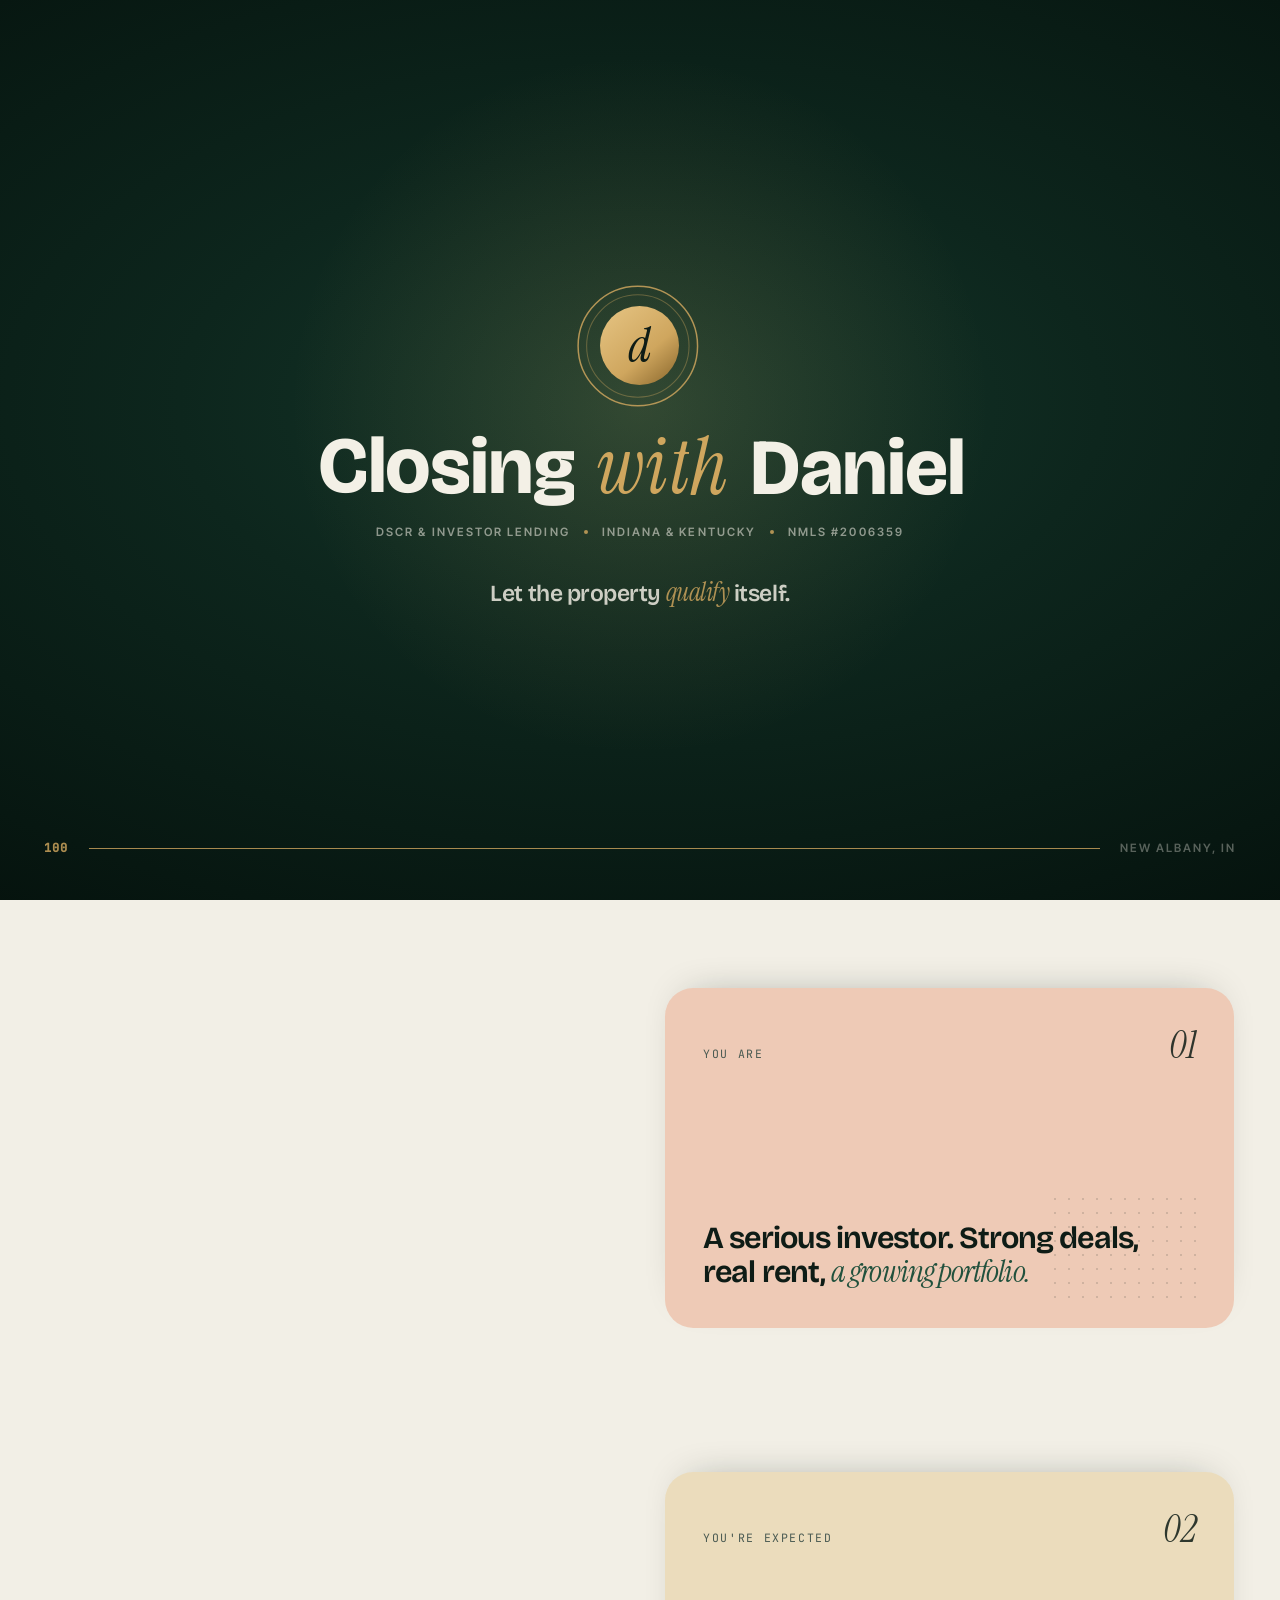
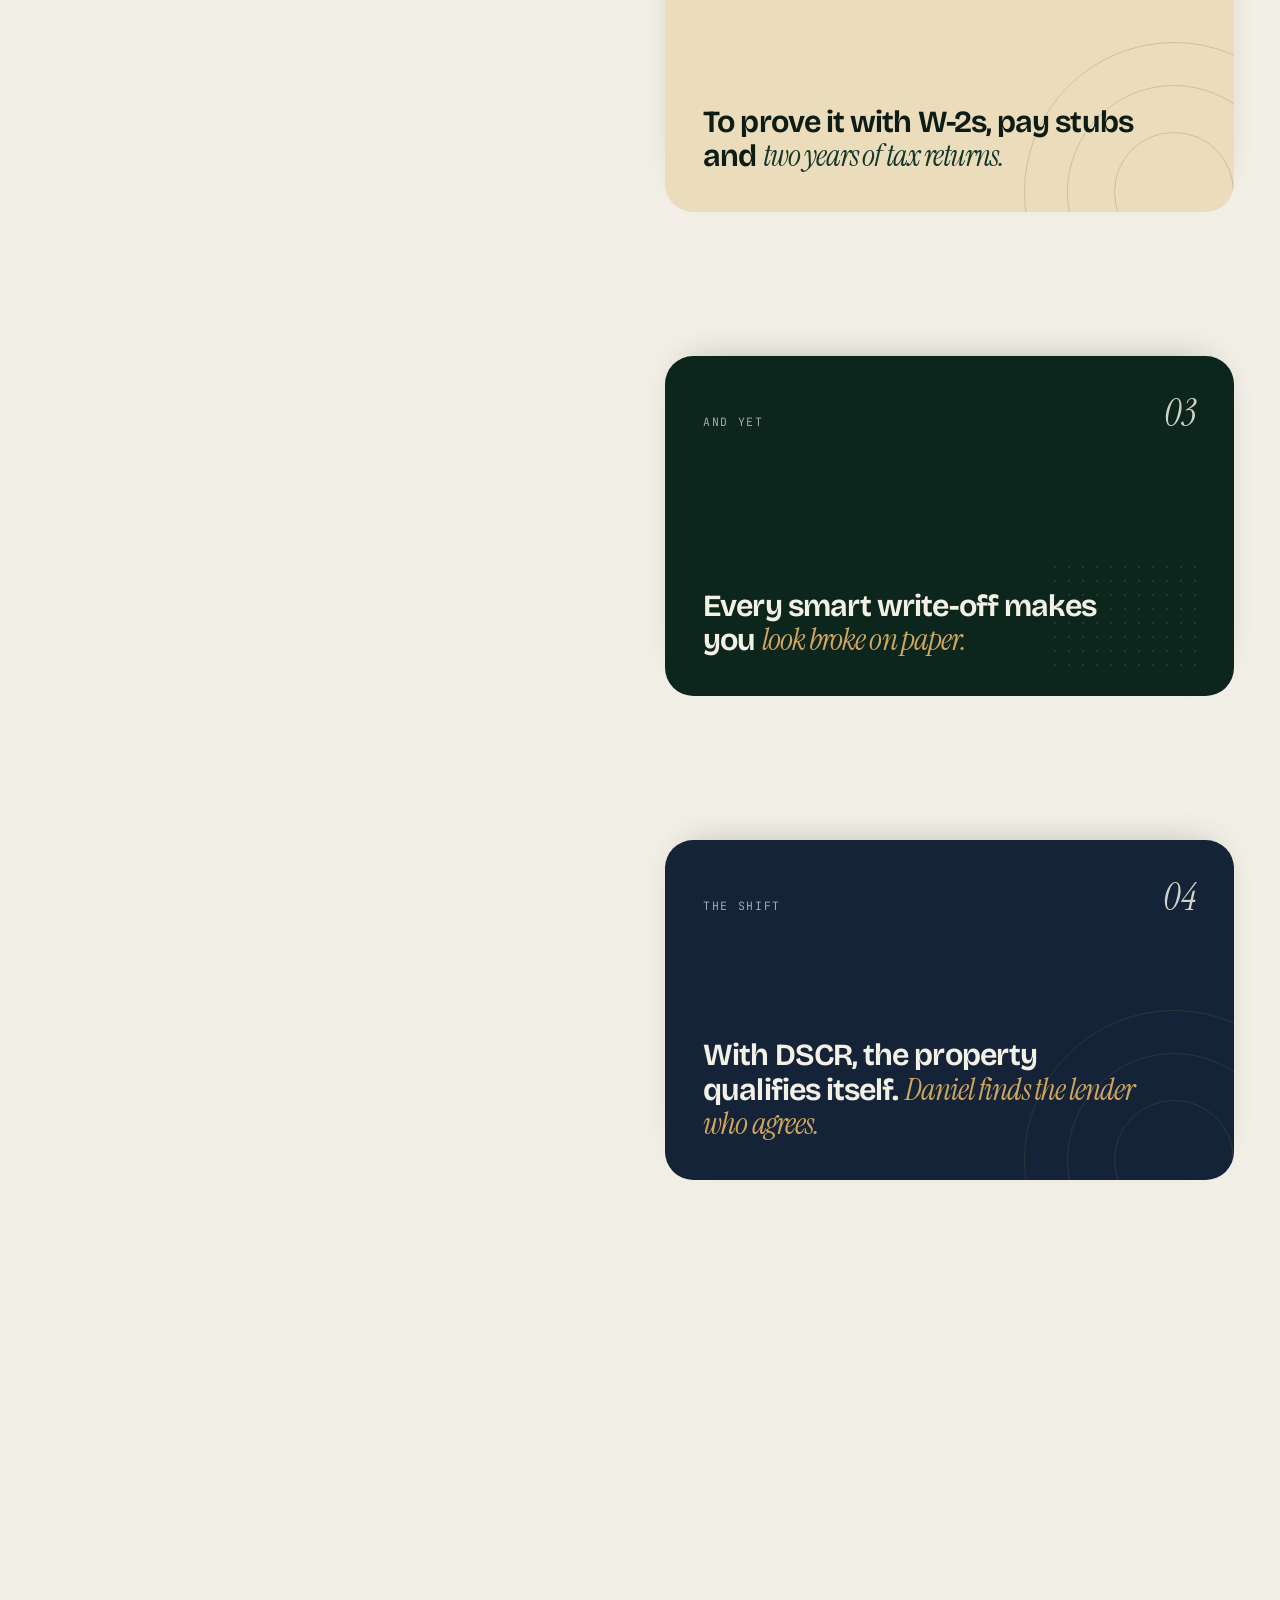
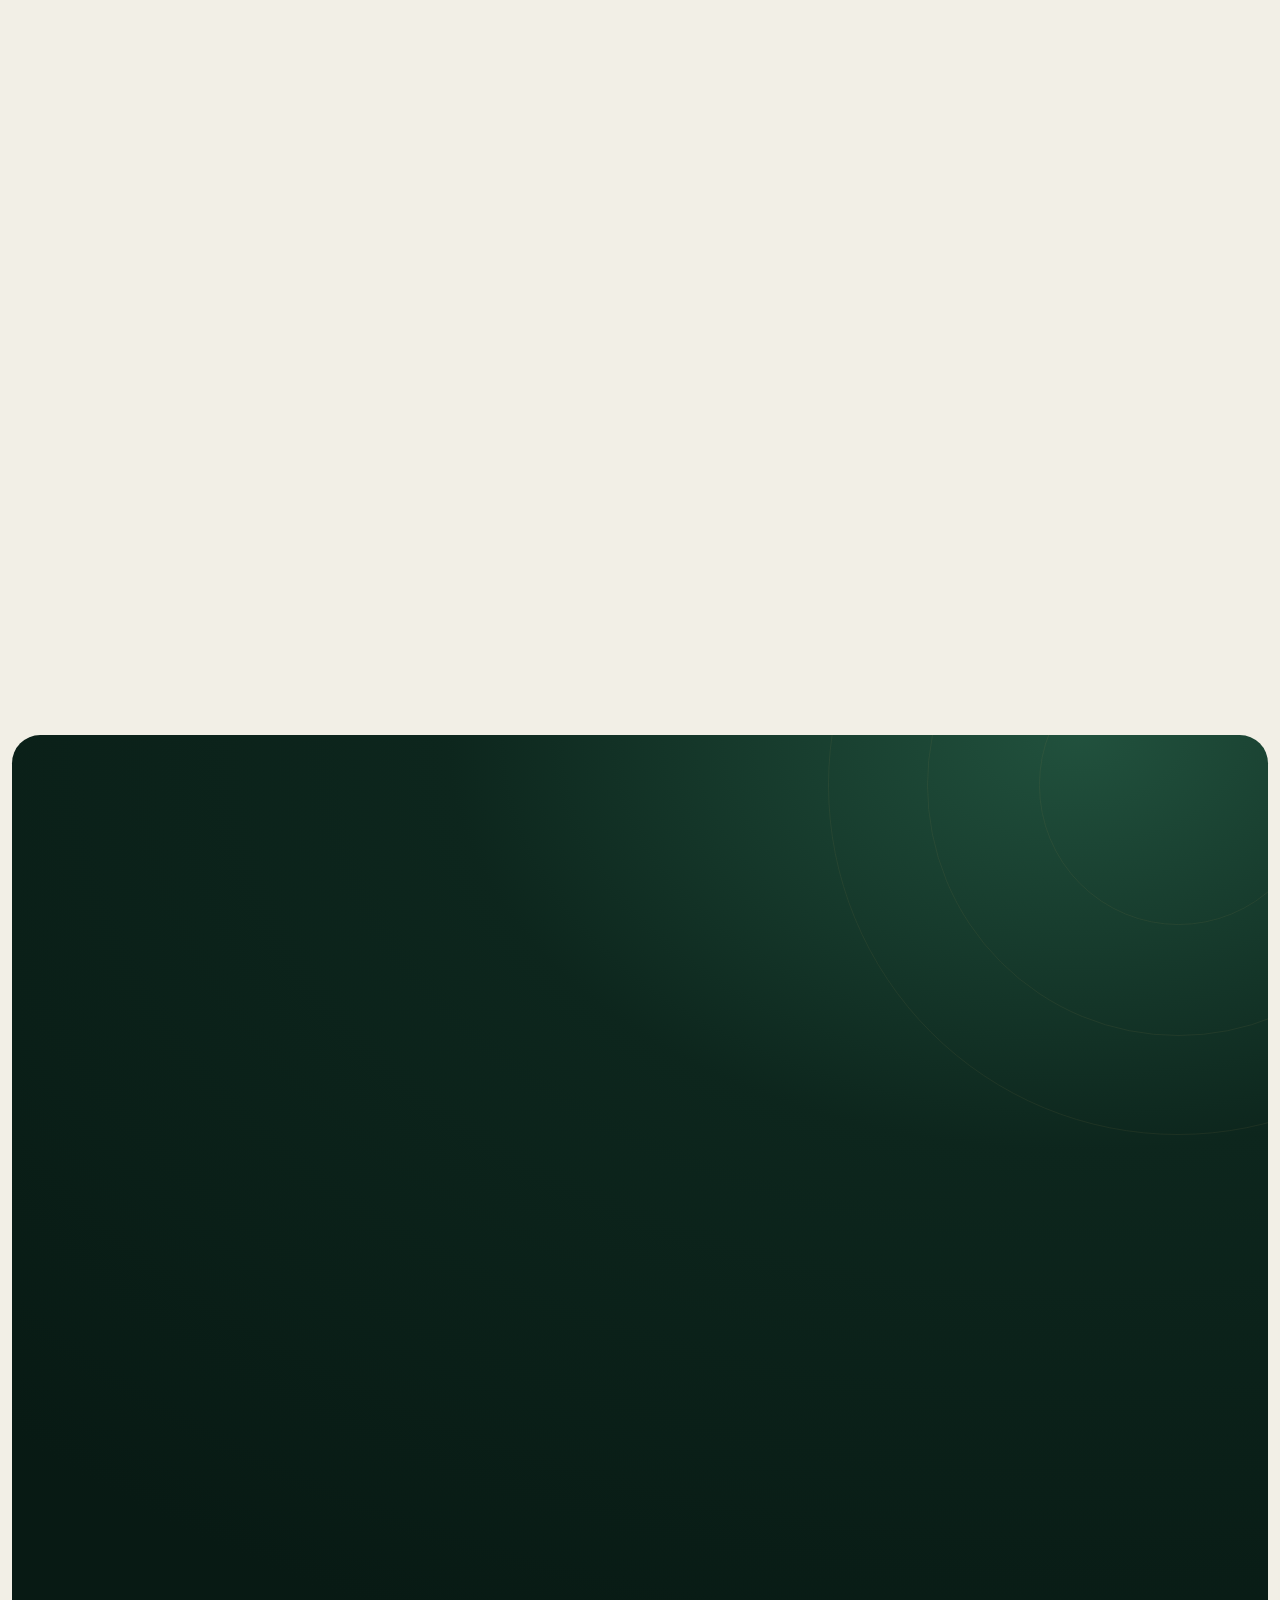
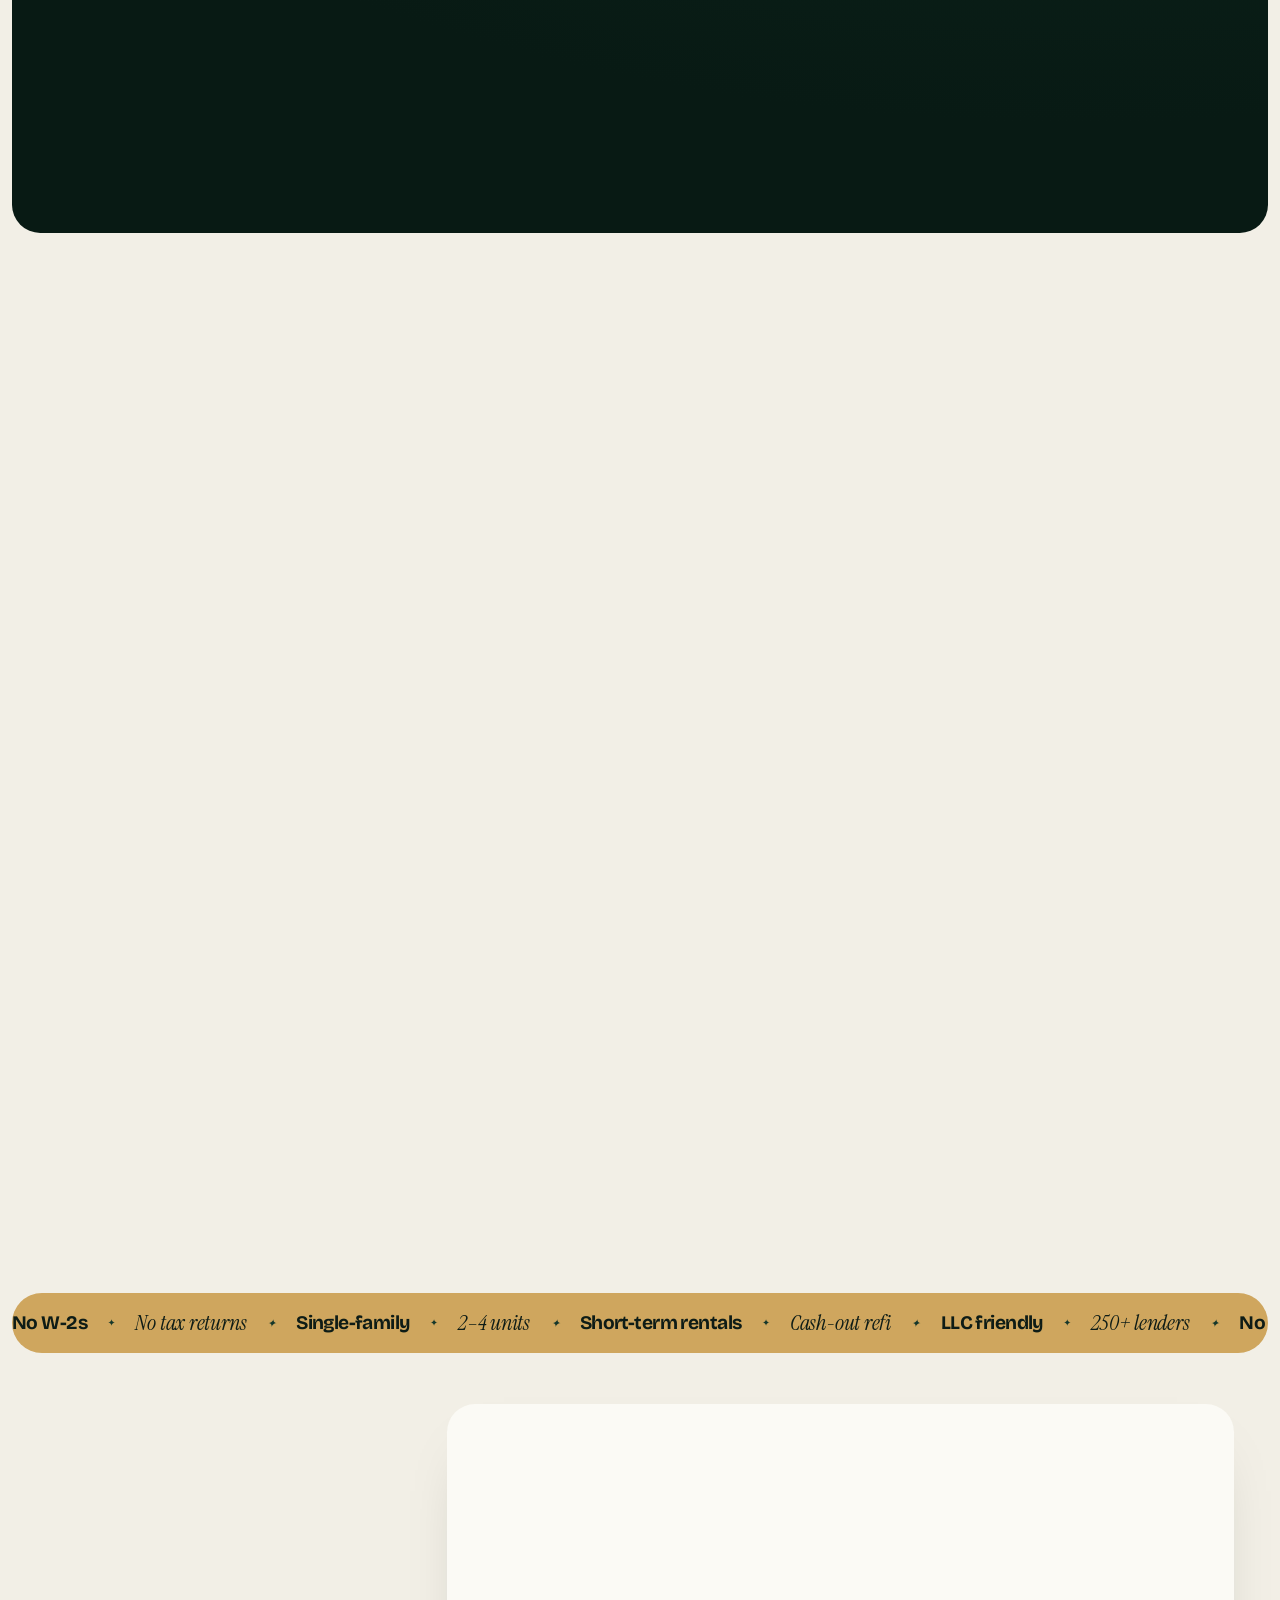
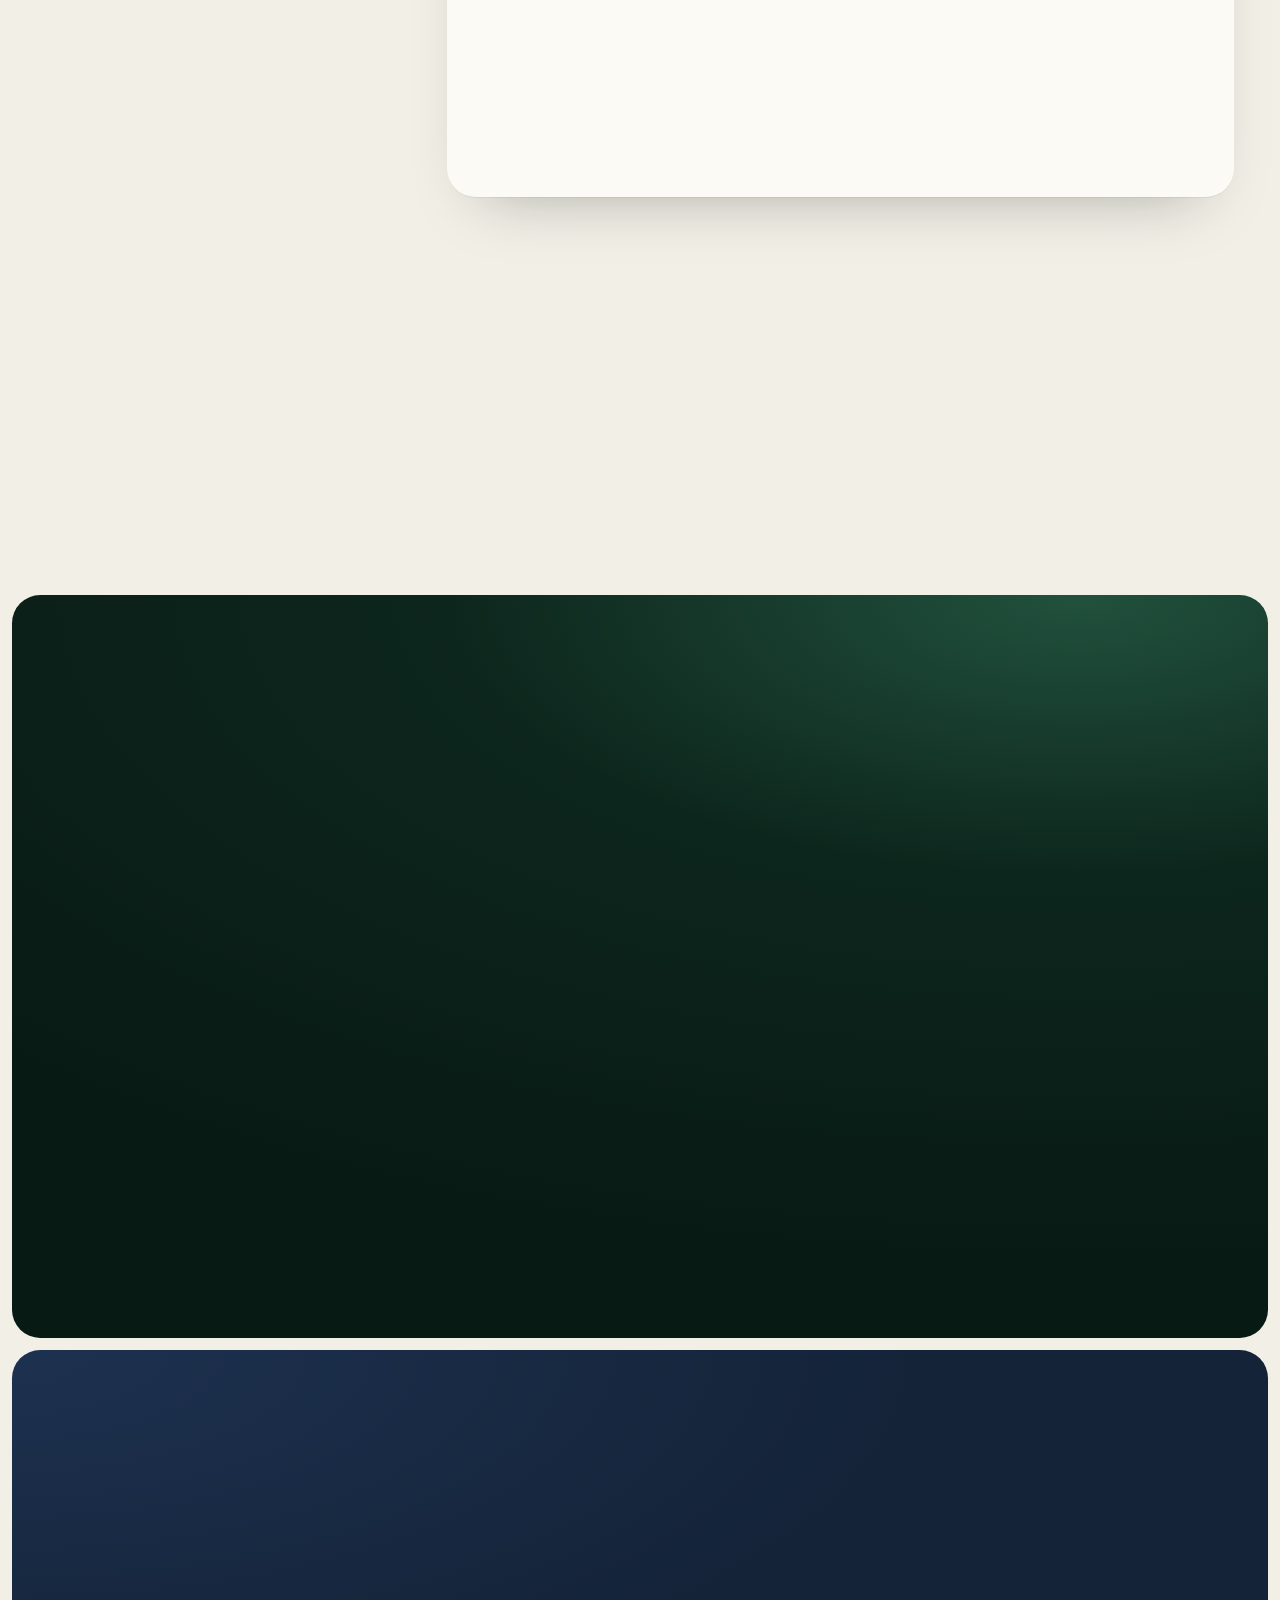
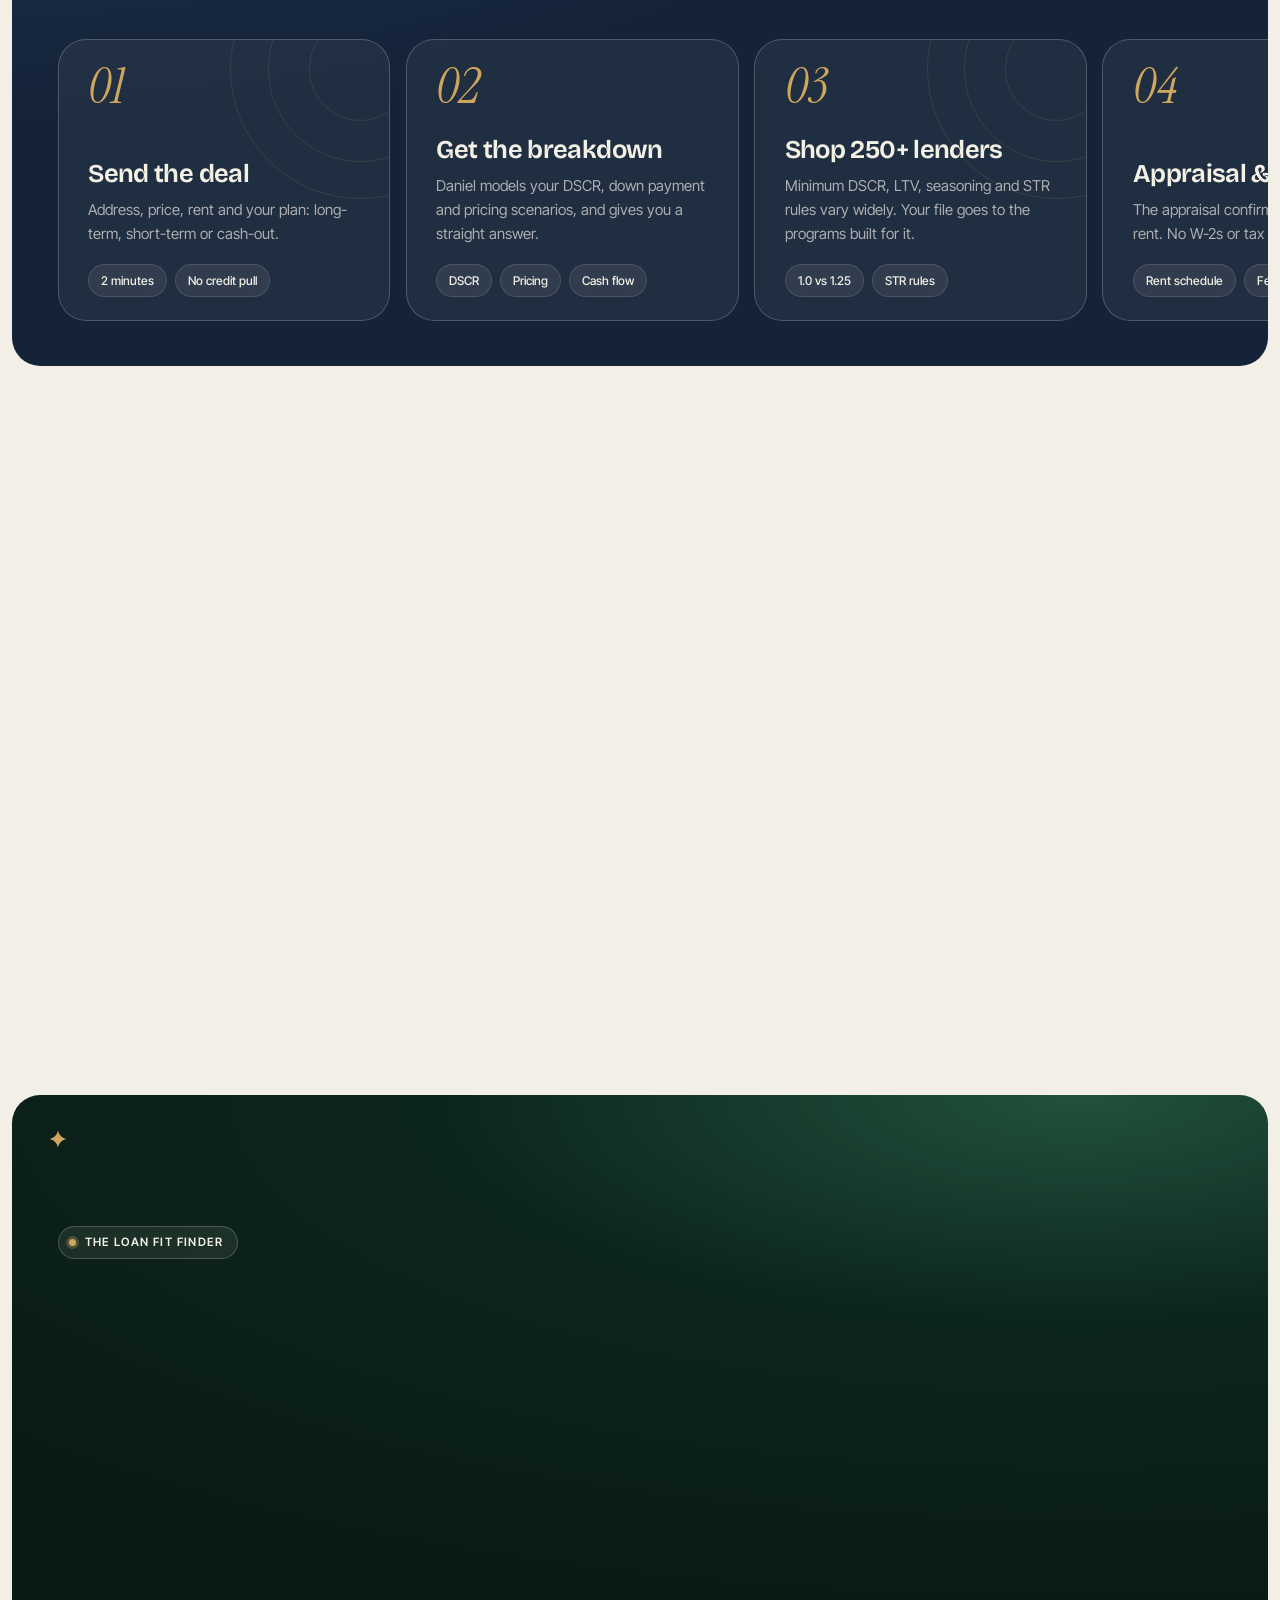
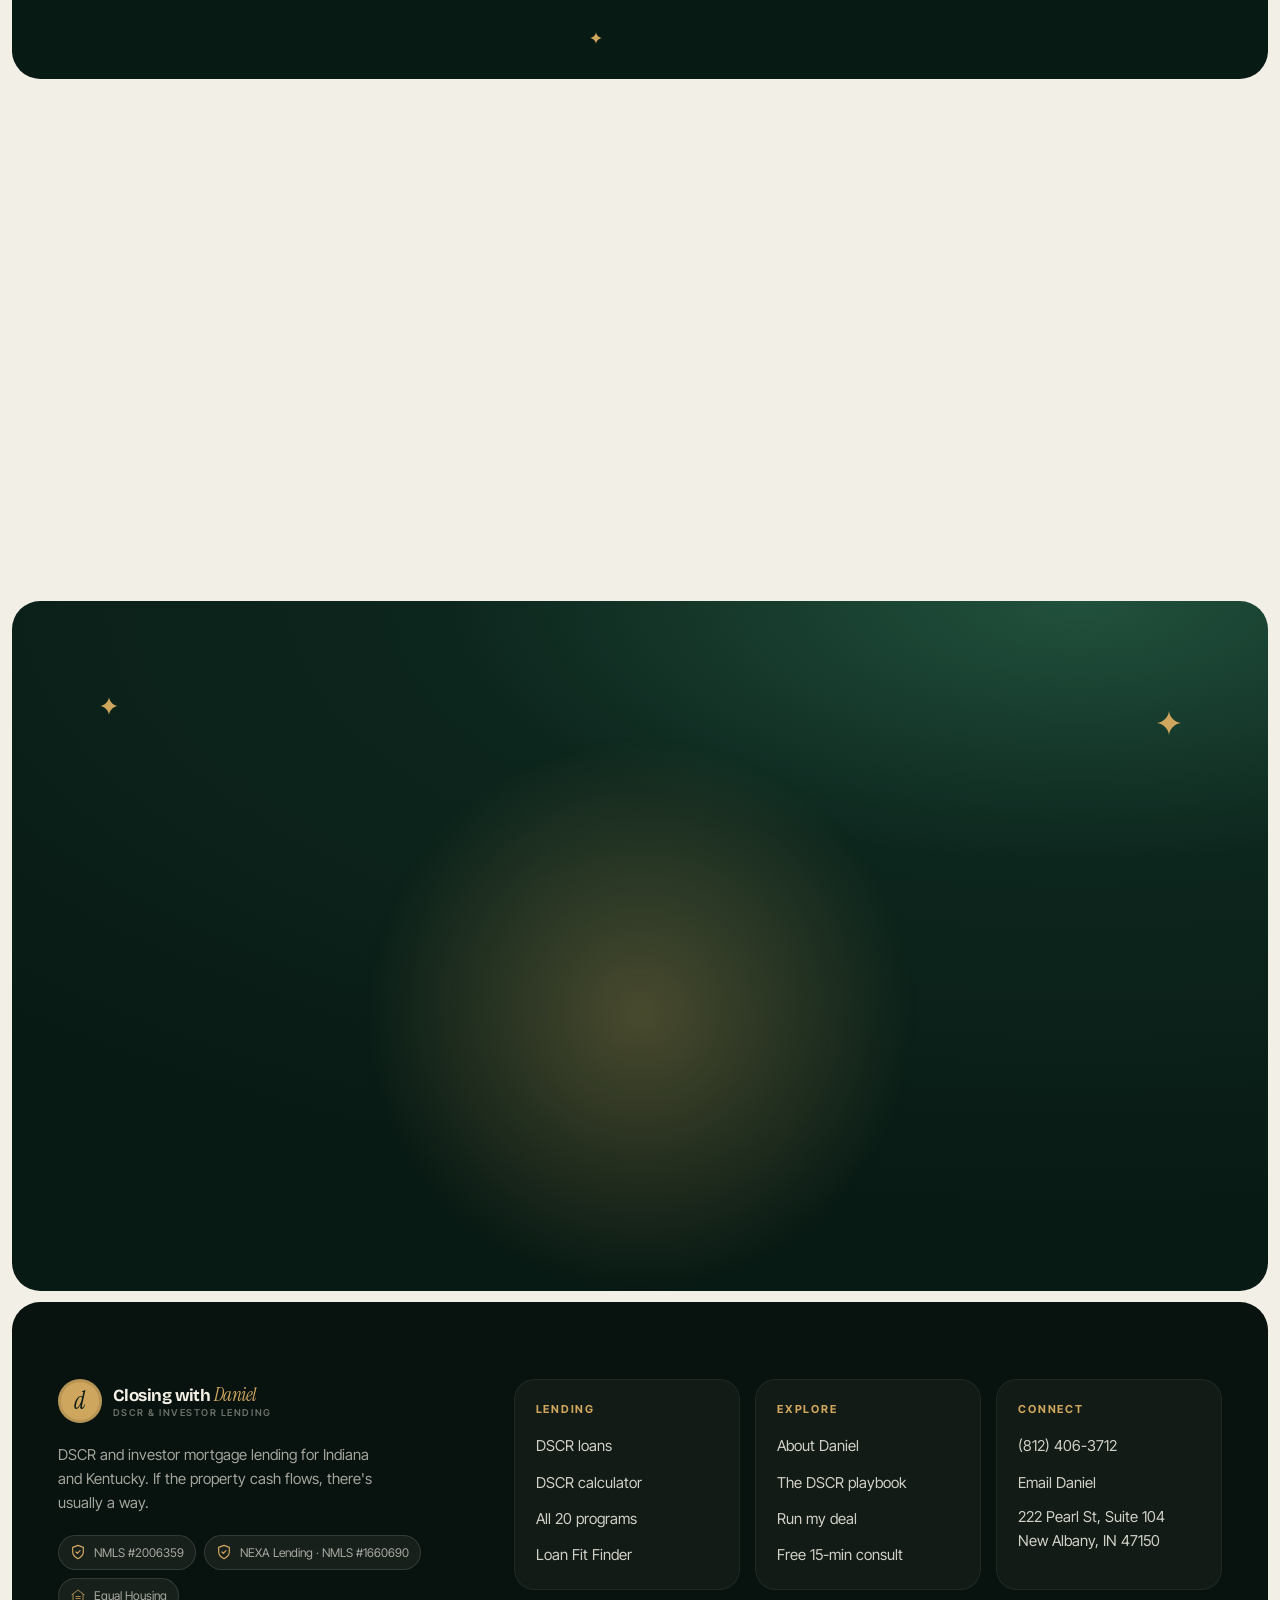
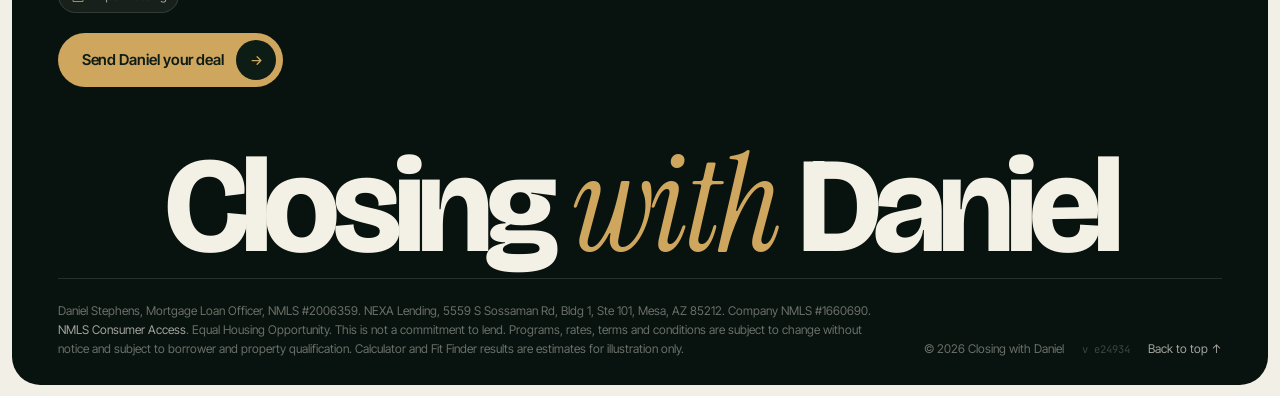
<file: index.html>
<!doctype html>
<html lang="en" class="anim">
<head>
<meta charset="utf-8">
<meta name="viewport" content="width=device-width, initial-scale=1, viewport-fit=cover">
<title>Closing with Daniel | DSCR Loans for Indiana & Kentucky Investors</title>
<meta name="description" content="DSCR and investor mortgage loans across Indiana and Kentucky. Qualify on the property's rent, not your tax returns. 250+ lenders, 17-day average close. NMLS #2006359.">
<meta name="theme-color" content="#0d261d">
<link rel="canonical" href="https://www.closingwithdaniel.com/">
<meta property="og:type" content="website">
<meta property="og:title" content="Closing with Daniel | DSCR Loans for Indiana & Kentucky Investors">
<meta property="og:description" content="DSCR and investor mortgage loans across Indiana and Kentucky. Qualify on the property's rent, not your tax returns. 250+ lenders, 17-day average close. NMLS #2006359.">
<meta property="og:image" content="assets/img/daniel.jpg">
<meta name="twitter:card" content="summary_large_image">
<link rel="icon" href="data:image/svg+xml,%3Csvg xmlns='http://www.w3.org/2000/svg' viewBox='0 0 64 64'%3E%3Ccircle cx='32' cy='32' r='32' fill='%23cfa65e'/%3E%3Ctext x='32' y='44' text-anchor='middle' font-family='Georgia,serif' font-style='italic' font-size='34' fill='%230e1c16'%3Ed%3C/text%3E%3C/svg%3E">
<link rel="preload" href="assets/fonts/bricolage.woff2" as="font" type="font/woff2" crossorigin>
<link rel="preload" href="assets/fonts/instrument-serif-italic.woff2" as="font" type="font/woff2" crossorigin>
<link rel="preload" href="assets/fonts/inter-tight.woff2" as="font" type="font/woff2" crossorigin>
<link rel="stylesheet" href="assets/css/style.css?v=e2428b8d5e">
<script>
(function(d){var h=d.documentElement;h.classList.add('js');
var r=window.matchMedia&&matchMedia('(prefers-reduced-motion: reduce)').matches;if(r){h.classList.add('reduced');h.classList.remove('anim');}
try{if(sessionStorage.getItem('cwd-visited'))h.classList.add('no-preload');else sessionStorage.setItem('cwd-visited','1');if(sessionStorage.getItem('cwd-nav')){h.classList.add('curtain-in');h.classList.add('no-preload');sessionStorage.setItem('cwd-visited','1');}}catch(e){h.classList.add('no-preload');}
setTimeout(function(){h.classList.remove('curtain-in');},5000);
setTimeout(function(){if(!window.__animReady){h.classList.remove('anim','curtain-in');var p=d.querySelector('.preloader');if(p)p.remove();}},3500);
})(document);
</script>
<script type="application/ld+json">{"@context": "https://schema.org", "@type": "FinancialService", "name": "Closing with Daniel", "url": "https://www.closingwithdaniel.com", "telephone": "+1-812-406-3712", "email": "dstephens@nexamortgage.com", "image": "https://www.closingwithdaniel.com/assets/img/daniel.jpg", "address": {"@type": "PostalAddress", "streetAddress": "222 Pearl St Suite 104", "addressLocality": "New Albany", "addressRegion": "IN", "postalCode": "47150", "addressCountry": "US"}, "areaServed": [{"@type": "State", "name": "Indiana"}, {"@type": "State", "name": "Kentucky"}], "employee": {"@type": "Person", "name": "Daniel Stephens", "jobTitle": "Mortgage Loan Officer", "identifier": "NMLS #2006359"}}</script>
</head>
<body>
<a class="skip" href="#main">Skip to content</a>
<div class="preloader" aria-hidden="true">
  <div class="pl-stage">
    <div class="pl-mark"><svg viewBox="0 0 120 120"><circle class="pl-ring" cx="60" cy="60" r="56"/><circle class="pl-ring pl-ring--2" cx="60" cy="60" r="48"/></svg><span class="pl-disc"><span class="pl-d">d</span></span></div>
    <div class="pl-word"><span class="pl-w"><span class="pl-ch"><i>C</i></span><span class="pl-ch"><i>l</i></span><span class="pl-ch"><i>o</i></span><span class="pl-ch"><i>s</i></span><span class="pl-ch"><i>i</i></span><span class="pl-ch"><i>n</i></span><span class="pl-ch"><i>g</i></span></span><span class="pl-w pl-w--serif"><span class="pl-ch s"><i>w</i></span><span class="pl-ch s"><i>i</i></span><span class="pl-ch s"><i>t</i></span><span class="pl-ch s"><i>h</i></span></span><span class="pl-w"><span class="pl-ch"><i>D</i></span><span class="pl-ch"><i>a</i></span><span class="pl-ch"><i>n</i></span><span class="pl-ch"><i>i</i></span><span class="pl-ch"><i>e</i></span><span class="pl-ch"><i>l</i></span></span></div>
    <div class="pl-sub"><span>DSCR &amp; investor lending</span><i></i><span>Indiana &amp; Kentucky</span><i></i><span>NMLS #2006359</span></div>
    <div class="pl-tag"><span class="pl-line"><span>Let the property <em>qualify</em> itself.</span></span></div>
  </div>
  <div class="pl-foot"><span class="pl-count">000</span><span class="pl-bar"><i></i></span><span class="pl-place">New Albany, IN</span></div>
</div>
<div class="curtain" aria-hidden="true">
  <div class="curtain__fill"></div><div class="curtain__ring"></div>
  <div class="curtain__label"><span class="mk">d</span><b>Closing with Daniel</b><span class="curtain__house"><svg viewBox="0 0 400 300" fill="none" stroke="currentColor" stroke-width="1.4" stroke-linecap="round" stroke-linejoin="round" aria-hidden="true"><path d="M20 290h360"/><path d="M60 290V150l110-90 110 90v140"/><path d="M40 166L170 58l130 108"/><path d="M230 98V52h28v68"/><path d="M140 290v-80h60v80"/><path d="M188 252h4"/><path d="M84 180h40v40H84zM104 180v40M84 200h40"/><path d="M216 180h40v40h-40zM236 180v40M216 200h40"/><path d="M150 120a20 20 0 0140 0v20h-40z"/><path d="M300 290v-60c0-20 30-20 30 0v60M315 232v58"/><path d="M330 250c18-6 30 4 30 18M340 290c0-24 30-30 40-14"/></svg></span><small>Closing with Daniel · DSCR &amp; investor lending</small></div>
</div>
<script>try{var l=sessionStorage.getItem('cwd-label');if(l&&document.documentElement.classList.contains('curtain-in'))document.querySelector('.curtain__label b').textContent=l;}catch(e){}</script>
<header class="header">
  <div class="header__bar">
    <a class="brand" href="index.html" aria-label="Closing with Daniel, home">
      <span class="brand__mark" aria-hidden="true">d</span>
      <span class="brand__text"><span class="brand__name">Closing with <em>Daniel</em></span><span class="brand__sub">DSCR &amp; investor lending</span></span>
    </a>
    <nav class="nav" aria-label="Primary"><a href="index.html" aria-current="page">Home</a><a href="dscr-loans.html">DSCR Loans</a><a href="loan-programs.html">Programs</a><a href="about.html">About</a><a href="learn.html">Learn</a><a href="contact.html">Contact</a></nav>
    <div class="header__cta">
      <a class="header__phone" href="tel:+18124063712" aria-label="Call (812) 406-3712"><svg viewBox="0 0 24 24" fill="none" stroke="currentColor" stroke-width="1.8" stroke-linecap="round" stroke-linejoin="round" aria-hidden="true"><path d="M22 16.9v3a2 2 0 01-2.2 2 19.8 19.8 0 01-8.6-3.1 19.5 19.5 0 01-6-6A19.8 19.8 0 012.1 4.2 2 2 0 014.1 2h3a2 2 0 012 1.7c.1.9.4 1.8.7 2.7a2 2 0 01-.5 2.1L8 9.8a16 16 0 006 6l1.3-1.3a2 2 0 012.1-.4c.9.3 1.8.6 2.7.7a2 2 0 011.7 2z"/></svg><span>(812) 406-3712</span></a>
      <a class="btn btn--sm" href="contact.html" data-magnetic>Run my deal <span class="ic"><svg viewBox="0 0 24 24" fill="none" stroke="currentColor" stroke-width="2" stroke-linecap="round" stroke-linejoin="round" aria-hidden="true"><path d="M5 12h14M13 6l6 6-6 6"/></svg></span></a>
      <button class="menu-btn" aria-expanded="false" aria-controls="site-menu"><span class="menu-btn__lines" aria-hidden="true"></span><span class="menu-btn__label">Menu</span></button>
    </div>
  </div>
</header>
<div class="menu" id="site-menu" aria-hidden="true">
  <div class="container menu__inner">
    <ul class="menu__list"><li class="is-current"><a href="index.html" aria-current="page"><span class="n">01</span><span>Home</span><span class="here">You're here</span></a></li><li><a href="dscr-loans.html"><span class="n">02</span><span>DSCR <em>Loans</em></span></a></li><li><a href="loan-programs.html"><span class="n">03</span><span>Loan <em>Programs</em></span></a></li><li><a href="about.html"><span class="n">04</span><span>About <em>Daniel</em></span></a></li><li><a href="learn.html"><span class="n">05</span><span>The <em>Playbook</em></span></a></li><li><a href="contact.html"><span class="n">06</span><span>Run my <em>deal</em></span></a></li></ul>
    <div class="menu__aside">
      <div class="menu__card">
        <span class="eyebrow">Free · 15 minutes</span>
        <p class="h4">Not sure where to start? Talk it through with Daniel before anything official.</p>
        <a class="btn btn--sm" href="contact.html#consult">Book a consult <span class="ic"><svg viewBox="0 0 24 24" fill="none" stroke="currentColor" stroke-width="2" stroke-linecap="round" stroke-linejoin="round" aria-hidden="true"><path d="M5 12h14M13 6l6 6-6 6"/></svg></span></a>
      </div>
      <div class="menu__meta">
        <a href="tel:+18124063712">(812) 406-3712</a>
        <a href="mailto:dstephens@nexamortgage.com">dstephens@nexamortgage.com</a>
        <span>222 Pearl St, Suite 104, New Albany, IN 47150</span>
      </div>
    </div>
  </div>
</div>
<main id="main">
<!-- ================= HERO ================= -->
<section class="panel panel--plum hero" data-inview>
  <div class="hero__bg" aria-hidden="true">
    <div class="hero__glow hero__glow--a"></div>
    <div class="hero__glow hero__glow--b"></div>
    <div class="hero__arcs" data-depth="0.15"><svg viewBox="0 0 100 100" fill="none" stroke="currentColor" stroke-width=".18" aria-hidden="true"><circle cx="50" cy="50" r="49"/><circle cx="50" cy="50" r="40" stroke-dasharray=".6 1.2"/><circle cx="50" cy="50" r="31"/><path d="M1 50h98M50 1v98" stroke-dasharray=".4 1.6" opacity=".6"/></svg></div>
  </div>
  <div class="container">
    <div class="hero__inner">
      <div class="hero__top" data-reveal>
        <span class="eyebrow">DSCR &amp; investor lending · IN &amp; KY</span>
        <span class="hero__avail"><i></i>Licensed in Indiana &amp; Kentucky · NMLS #2006359</span>
      </div>

      <h1 class="hero__title split" aria-label="Let the property qualify itself.">
        <span class="t1 line"><span>Let the property</span></span>
        <span class="t2 line" data-depth="0.35"><span>qualify</span></span>
        <span class="t3 line"><span>itself.</span></span>
      </h1>

      <div class="hero__stage">
        <figure class="hero__figure" data-depth="-0.2" data-reveal="fade">
          <img src="assets/img/daniel-cutout.webp" alt="Daniel Stephens, mortgage loan officer" width="816" height="1300" fetchpriority="high">
        </figure>
        <div class="badge-spin" data-depth="0.6" data-reveal="scale">
          <span class="badge-spin__ring" style="color:var(--gold)"><svg viewBox="0 0 120 120" aria-hidden="true"><defs><path id="rl" d="M60,60 m-50,0 a50,50 0 1,1 100,0 a50,50 0 1,1 -100,0"/></defs><text font-family="Inter Tight, sans-serif" font-weight="600" font-size="9" fill="currentColor"><textPath href="#rl" textLength="312" lengthAdjust="spacing">250+ LENDERS ✦ ONE CALL ✦ IN · KY ✦ </textPath></text></svg></span>
          <div class="badge-spin__core"><div><b>250+</b><span>lenders</span></div></div>
        </div>
        <span class="sparkle" style="left:44%;top:3%;width:22px;height:22px" data-depth="0.8"><svg viewBox="0 0 24 24" fill="currentColor" aria-hidden="true"><path d="M12 0c.6 6.2 5.8 11.4 12 12-6.2.6-11.4 5.8-12 12-.6-6.2-5.8-11.4-12-12C6.2 11.4 11.4 6.2 12 0z"/></svg></span>
        <span class="sparkle" style="left:84%;top:19%;width:14px;height:14px;animation-delay:-1.2s" data-depth="0.5"><svg viewBox="0 0 24 24" fill="currentColor" aria-hidden="true"><path d="M12 0c.6 6.2 5.8 11.4 12 12-6.2.6-11.4 5.8-12 12-.6-6.2-5.8-11.4-12-12C6.2 11.4 11.4 6.2 12 0z"/></svg></span>
        <span class="sparkle" style="left:3%;top:46%;width:12px;height:12px;animation-delay:-2s" data-depth="0.4"><svg viewBox="0 0 24 24" fill="currentColor" aria-hidden="true"><path d="M12 0c.6 6.2 5.8 11.4 12 12-6.2.6-11.4 5.8-12 12-.6-6.2-5.8-11.4-12-12C6.2 11.4 11.4 6.2 12 0z"/></svg></span>
        <span class="sparkle" style="right:2%;top:43%;width:18px;height:18px;animation-delay:-.6s" data-depth="0.7"><svg viewBox="0 0 24 24" fill="currentColor" aria-hidden="true"><path d="M12 0c.6 6.2 5.8 11.4 12 12-6.2.6-11.4 5.8-12 12-.6-6.2-5.8-11.4-12-12C6.2 11.4 11.4 6.2 12 0z"/></svg></span>
        <span class="annot" style="left:9%;bottom:252px">start here<svg viewBox="0 0 60 44" fill="none" stroke="currentColor" stroke-width="1.6" stroke-linecap="round"><path d="M4 6c18 2 34 12 40 30M44 36l-9-4M44 36l2-9"/></svg></span>
      </div>

      <div class="hero__bottom">
        <div class="glass hero__intro" data-reveal>
          <p>No W-2s. No tax returns. If the rent covers the payment, there's usually a way to close it. Daniel shops 250+ lenders to fit <em>your deal,</em> not the other way around.</p>
          <div class="btn-row">
            <a class="btn" href="#calculator" data-magnetic>Run my DSCR <span class="ic"><svg viewBox="0 0 24 24" fill="none" stroke="currentColor" stroke-width="2" stroke-linecap="round" stroke-linejoin="round" aria-hidden="true"><path d="M5 12h14M13 6l6 6-6 6"/></svg></span></a>
            <a class="tlink" href="dscr-loans.html">How DSCR works <svg viewBox="0 0 24 24" fill="none" stroke="currentColor" stroke-width="2" stroke-linecap="round" stroke-linejoin="round" aria-hidden="true"><path d="M5 12h14M13 6l6 6-6 6"/></svg></a>
          </div>
        </div>
        <div class="hero__side">
          <div class="glass deal-mini" data-reveal>
            <div class="deal-mini__head"><span>Deal snapshot</span><span class="live"><i></i>Live</span></div>
            <div class="deal-mini__body">
              <div class="ring" data-ring="1.21" data-max="1.75">
                <svg viewBox="0 0 100 100"><circle class="trk" cx="50" cy="50" r="42" fill="none" stroke-width="8"/><circle class="bar" cx="50" cy="50" r="42" fill="none" stroke-width="8" stroke-dasharray="264" stroke-dashoffset="264"/></svg>
                <b data-ring-val>1.21</b>
              </div>
              <dl>
                <div><dt>Rent</dt><dd>$2,000</dd></div>
                <div><dt>PITIA</dt><dd>$1,650</dd></div>
                <div><dt>Tax returns</dt><dd class="gold">None</dd></div>
              </dl>
            </div>
            <div class="deal-mini__foot"><span>Solid approval territory</span><a href="#calculator">Try yours →</a></div>
          </div>
          <div class="glass mini-stat" data-reveal><b><span data-count="17">17</span><small>days</small></b><span><strong>Average closing.</strong> 100% customer satisfaction rate.</span></div>
        </div>
      </div>
    </div>
  </div>
</section>

<!-- ================= TRUST STRIP ================= -->
<div class="trust" data-reveal="fade">
  <span class="trust__lead"><span class="faces"><img src="assets/img/daniel.jpg" alt="" width="32" height="32"><img src="assets/img/olivia.jpg" alt="" width="32" height="32"><img src="assets/img/matt.jpg" alt="" width="32" height="32"></span>Team Daniel · New Albany, IN</span>
  <div class="ticker" aria-hidden="true"><div class="ticker__track">
    <span>DSCR loans</span><span>Short-term rentals</span><span>2–4 unit multifamily</span><span>Cash-out refinance</span><span>Non-QM</span><span>Bank statement loans</span><span>Private &amp; hard money</span><span>LLC vesting</span><span>Jumbo</span><span>Conventional</span>
    <span>DSCR loans</span><span>Short-term rentals</span><span>2–4 unit multifamily</span><span>Cash-out refinance</span><span>Non-QM</span><span>Bank statement loans</span><span>Private &amp; hard money</span><span>LLC vesting</span><span>Jumbo</span><span>Conventional</span>
  </div></div>
</div>

<!-- ================= SOUND FAMILIAR (stacking cards) ================= -->
<section class="section">
  <div class="container familiar">
    <div class="familiar__text" data-inview>
      <span class="eyebrow" data-reveal>Sound familiar?</span>
      <h2 class="h2 split"><span class="line"><span>Great deal. Real rent.</span></span><span class="line"><span><em class="swash">Still denied?</em></span></span></h2>
      <p class="lead" data-reveal>The loan falls apart, not because the deal was bad, but because the financing wasn't built for investors. That's the gap Daniel closes.</p>
      <div class="btn-row" data-reveal><a class="btn btn--dark" href="#calculator">Check my DSCR <span class="ic"><svg viewBox="0 0 24 24" fill="none" stroke="currentColor" stroke-width="2" stroke-linecap="round" stroke-linejoin="round" aria-hidden="true"><path d="M5 12h14M13 6l6 6-6 6"/></svg></span></a><a class="tlink" href="#fit-finder">Take the Fit Finder <svg viewBox="0 0 24 24" fill="none" stroke="currentColor" stroke-width="2" stroke-linecap="round" stroke-linejoin="round" aria-hidden="true"><path d="M5 12h14M13 6l6 6-6 6"/></svg></a></div>
    </div>
    <div class="stack">
      <article class="stack__card stack__card--blush" style="--i:0"><div class="stack__top"><span class="kicker">You are</span><span class="stack__n">01</span></div><p class="q">A serious investor. Strong deals, real rent, <em>a growing portfolio.</em></p><span class="dots-tex" aria-hidden="true"></span></article>
      <article class="stack__card stack__card--sand" style="--i:1"><div class="stack__top"><span class="kicker">You're expected</span><span class="stack__n">02</span></div><p class="q">To prove it with W-2s, pay stubs and <em>two years of tax returns.</em></p><span class="rings-tex" aria-hidden="true"></span></article>
      <article class="stack__card stack__card--plum" style="--i:2"><div class="stack__top"><span class="kicker">And yet</span><span class="stack__n">03</span></div><p class="q">Every smart write-off makes you <em>look broke on paper.</em></p><span class="dots-tex" aria-hidden="true" style="color:var(--gold)"></span></article>
      <article class="stack__card stack__card--teal" style="--i:3"><div class="stack__top"><span class="kicker">The shift</span><span class="stack__n">04</span></div><p class="q">With DSCR, the property qualifies itself. <em>Daniel finds the lender who agrees.</em></p><span class="rings-tex" aria-hidden="true" style="color:var(--gold)"></span></article>
    </div>
  </div>
</section>

<!-- ================= RESULTS BENTO ================= -->
<section class="section section--flush-top">
  <div class="container">
    <div class="head" data-inview>
      <div><span class="eyebrow" data-reveal>The numbers</span><h2 class="h2 split"><span class="line"><span>Numbers that</span></span><span class="line"><span><em class="swash">close deals.</em></span></span></h2></div>
      <div class="head__aside"><p class="lead" data-reveal>Investors don't need promises. They need a lender network wide enough to say yes, and a loan officer fast enough to make it count.</p></div>
    </div>
    <div class="bento">
      <div class="tile tile--plum2 tile--speed c-7 r-2" data-reveal>
        <span class="rings-tex" aria-hidden="true" style="color:var(--gold)"></span>
        <span class="kicker">Speed</span>
        <div class="tile-row">
          <div class="ring-lg" data-ring="17" data-max="30">
            <svg viewBox="0 0 100 100"><circle class="trk" cx="50" cy="50" r="44" fill="none" stroke-width="6"/><circle class="bar" cx="50" cy="50" r="44" fill="none" stroke-width="6" stroke-dasharray="276.5" stroke-dashoffset="276.5"/></svg>
            <b><span><span data-count="17">17</span><small>days</small></span></b>
          </div>
          <div style="display:grid;gap:12px">
            <h3 class="h3">Average time <em>to close.</em></h3>
            <p class="p-dim">No income verification means fewer documents in the pipeline. Deals move faster, and deal number two moves faster still.</p>
            <span class="trust__lead" style="background:rgba(var(--on-dark-rgb), .08);box-shadow:inset 0 0 0 1px var(--line);color:var(--on-dark);justify-self:start"><span class="faces"><img src="assets/img/daniel.jpg" alt="" width="32" height="32" style="border-color:var(--plum-800)"></span>Daniel takes every file to closing</span>
          </div>
        </div>
        <div class="speed-steps"><div><b>01</b><span>Send the deal, no credit pull</span></div><div><b>02</b><span>Appraisal confirms value &amp; rent</span></div><div><b>03</b><span>Close, then repeat faster</span></div></div>
      </div>
      <div class="tile tile--sand tile--anim tile--graphic c-5" data-reveal data-inview>
        <span class="kicker">Reach</span>
        <div class="tile__split"><div><div class="big"><span data-count="250">250</span><sup>+</sup></div><p class="p-dim" style="margin-top:10px">lenders shopped for every deal. 1.25 minimums, 1.0 minimums, STR-friendly and more.</p></div><svg class="net" viewBox="0 0 140 140" aria-hidden="true"><circle class="net__orbit" cx="70" cy="70" r="54"/><circle class="net__orbit net__orbit--in" cx="70" cy="70" r="32"/><g class="net__lines"><line x1="70" y1="70" x2="70.0" y2="16.0" style="--d:0.00s"/><line x1="70" y1="70" x2="97.0" y2="23.2" style="--d:0.05s"/><line x1="70" y1="70" x2="116.8" y2="43.0" style="--d:0.10s"/><line x1="70" y1="70" x2="124.0" y2="70.0" style="--d:0.15s"/><line x1="70" y1="70" x2="116.8" y2="97.0" style="--d:0.20s"/><line x1="70" y1="70" x2="97.0" y2="116.8" style="--d:0.25s"/><line x1="70" y1="70" x2="70.0" y2="124.0" style="--d:0.30s"/><line x1="70" y1="70" x2="43.0" y2="116.8" style="--d:0.35s"/><line x1="70" y1="70" x2="23.2" y2="97.0" style="--d:0.40s"/><line x1="70" y1="70" x2="16.0" y2="70.0" style="--d:0.45s"/><line x1="70" y1="70" x2="23.2" y2="43.0" style="--d:0.50s"/><line x1="70" y1="70" x2="43.0" y2="23.2" style="--d:0.55s"/></g><g class="net__dots"><circle cx="70.0" cy="16.0" r="4.5" style="--d:0.30s"/><circle cx="97.0" cy="23.2" r="3.2" style="--d:0.35s"/><circle cx="116.8" cy="43.0" r="3.2" style="--d:0.40s"/><circle cx="124.0" cy="70.0" r="4.5" style="--d:0.45s"/><circle cx="116.8" cy="97.0" r="3.2" style="--d:0.50s"/><circle cx="97.0" cy="116.8" r="3.2" style="--d:0.55s"/><circle cx="70.0" cy="124.0" r="4.5" style="--d:0.60s"/><circle cx="43.0" cy="116.8" r="3.2" style="--d:0.65s"/><circle cx="23.2" cy="97.0" r="3.2" style="--d:0.70s"/><circle cx="16.0" cy="70.0" r="4.5" style="--d:0.75s"/><circle cx="23.2" cy="43.0" r="3.2" style="--d:0.80s"/><circle cx="43.0" cy="23.2" r="3.2" style="--d:0.85s"/></g><circle class="net__core" cx="70" cy="70" r="13"/><text x="70" y="75" text-anchor="middle">d</text></svg></div>
      </div>
      <div class="tile tile--blush tile--anim c-5" data-reveal data-inview>
        <span class="kicker">Range</span>
        <div><div class="big"><span data-count="20">20</span><small> programs</small></div><p class="p-dim" style="margin-top:10px">From DSCR and Non-QM to VA, Jumbo and doctor loans. One advisor for every deal type.</p><div class="pgrid" aria-hidden="true"><span style="--d:0.00s">DSCR</span><span style="--d:0.05s">FHA</span><span style="--d:0.10s">VA</span><span style="--d:0.15s">USDA</span><span style="--d:0.20s">JMB</span><span style="--d:0.25s">NQM</span><span style="--d:0.30s">BNK</span><span style="--d:0.35s">HM</span><span style="--d:0.40s">CO</span><span style="--d:0.45s">CNV</span><span style="--d:0.50s">ARM</span><span style="--d:0.55s">203K</span><span style="--d:0.60s">DR</span><span style="--d:0.65s">DPA</span><span style="--d:0.70s">HEL</span><span style="--d:0.75s">REV</span><span style="--d:0.80s">IRR</span><span style="--d:0.85s">STR</span><span style="--d:0.90s">REF</span><span style="--d:0.95s">2-4</span></div></div>
      </div>
      <div class="tile tile--teal tile--anim c-4" data-reveal data-inview>
        <span class="tile__badge" aria-hidden="true"><svg viewBox="0 0 24 24" fill="none" stroke="currentColor" stroke-width="1.7" stroke-linecap="round" stroke-linejoin="round"><path d="M3 11l9-7 9 7"/><path d="M5 10v10h14V10"/><path d="M15 6.5a3 3 0 103.5 3.5 2.5 2.5 0 01-3.5-3.5z"/></svg></span><span class="kicker">Short-term rentals</span>
        <div><div class="big" style="font-size:clamp(2.6rem,4vw,3.6rem)">AirDNA</div><p class="p-dim" style="margin-top:10px">data accepted by select lenders to qualify Airbnb and VRBO properties.</p>
        <div class="str-bars" aria-label="Illustrative: short-term rental income can exceed long-term rent"><div class="ltr"><span>Long-term</span><span class="trk"><i></i></span><b>$2,400</b></div><div class="str"><span>Airbnb</span><span class="trk"><i></i></span><b>$3,475</b></div></div></div>
      </div>
      <div class="tile tile--paper tile--anim c-4" data-reveal data-inview>
        <span class="tile__badge" aria-hidden="true"><svg viewBox="0 0 24 24" fill="none" stroke="currentColor" stroke-width="1.7" stroke-linecap="round" stroke-linejoin="round"><path d="M12 20s-7-4.4-7-10a4 4 0 017-2.6A4 4 0 0119 10c0 5.6-7 10-7 10z"/></svg></span><span class="tile__quote" aria-hidden="true">&ldquo;</span><span class="kicker">Clients</span>
        <div><div class="big"><span data-count="100">100</span><sup>%</sup></div><div class="stars" style="margin:12px 0 8px"><svg viewBox="0 0 24 24" fill="currentColor" aria-hidden="true"><path d="M12 2.5l2.9 6.2 6.8.8-5 4.6 1.3 6.7L12 17.5 6 20.8l1.3-6.7-5-4.6 6.8-.8z"/></svg><svg viewBox="0 0 24 24" fill="currentColor" aria-hidden="true"><path d="M12 2.5l2.9 6.2 6.8.8-5 4.6 1.3 6.7L12 17.5 6 20.8l1.3-6.7-5-4.6 6.8-.8z"/></svg><svg viewBox="0 0 24 24" fill="currentColor" aria-hidden="true"><path d="M12 2.5l2.9 6.2 6.8.8-5 4.6 1.3 6.7L12 17.5 6 20.8l1.3-6.7-5-4.6 6.8-.8z"/></svg><svg viewBox="0 0 24 24" fill="currentColor" aria-hidden="true"><path d="M12 2.5l2.9 6.2 6.8.8-5 4.6 1.3 6.7L12 17.5 6 20.8l1.3-6.7-5-4.6 6.8-.8z"/></svg><svg viewBox="0 0 24 24" fill="currentColor" aria-hidden="true"><path d="M12 2.5l2.9 6.2 6.8.8-5 4.6 1.3 6.7L12 17.5 6 20.8l1.3-6.7-5-4.6 6.8-.8z"/></svg></div><p class="p-dim">customer satisfaction rate.</p>
        <div class="happy"><span class="faces"><img src="assets/img/daniel.jpg" alt="" width="30" height="30"><img src="assets/img/olivia.jpg" alt="" width="30" height="30"><img src="assets/img/matt.jpg" alt="" width="30" height="30"></span>A team that answers personally</div></div>
      </div>
      <a class="tile tile--gold tile--anim c-4" href="#calculator" data-reveal data-inview>
        <span class="tile__corner" style="background:var(--ink);color:var(--gold)"><svg viewBox="0 0 24 24" fill="none" stroke="currentColor" stroke-width="2" stroke-linecap="round" stroke-linejoin="round" aria-hidden="true"><path d="M7 17L17 7M8 7h9v9"/></svg></span>
        <span class="kicker">Your turn</span>
        <div><h3 class="h3">Rent ÷ PITIA = <em style="color:var(--plum-700)">your DSCR.</em></h3>
        <div class="eq" aria-hidden="true"><span>$2,000</span><span class="op">÷</span><span>$1,650</span><span class="op">=</span><span class="res">1.21</span></div>
        <p style="margin-top:12px;color:rgba(30,15,36,.72)">Test any deal in the live calculator.</p></div>
      </a>
    </div>
  </div>
</section>

<!-- ================= CALCULATOR ================= -->
<section class="panel panel--plum section" id="calculator">
  <span class="rings-tex" aria-hidden="true" style="color:var(--gold);width:700px;height:700px;right:-260px;top:-300px;opacity:.08"></span>
  <div class="container">
    <div class="head" data-inview>
      <div><span class="eyebrow" data-reveal>Deal analyzer</span><h2 class="h2 split"><span class="line"><span>Run the numbers</span></span><span class="line"><span><em class="swash">before</em> you offer.</span></span></h2></div>
      <div class="head__aside"><p class="lead" data-reveal>Slide in your deal and watch your DSCR, payment and cash flow update live. Flip to short-term rental to see how Airbnb income changes the picture. Then send it straight to Daniel.</p></div>
    </div>
    <div class="calc" data-calc data-reveal>
  <div class="calc__inputs">
    <div class="calc__mode" role="group" aria-label="Rental strategy">
      <button type="button" data-mode="ltr" aria-pressed="true">Long-term rental</button>
      <button type="button" data-mode="str" aria-pressed="false">Short-term rental</button>
    </div>
    <div class="field-range">
      <div class="field-range__top"><label for="c-price">Purchase price</label><output for="c-price">$285,000</output></div>
      <input id="c-price" name="price" type="range" min="75000" max="1000000" step="5000" value="285000">
    </div>
    <div class="field-range">
      <div class="field-range__top"><label for="c-rent">Monthly rent (long-term lease)</label><output for="c-rent">$2,400</output></div>
      <input id="c-rent" name="rent" type="range" min="600" max="9000" step="25" value="2400">
    </div>
    <div class="calc__row2">
      <div class="field-range">
        <div class="field-range__top"><label for="c-down">Down payment</label><output for="c-down">25%</output></div>
        <input id="c-down" name="down" type="range" min="15" max="45" step="1" value="25">
      </div>
      <div class="field-range">
        <div class="field-range__top"><label for="c-rate">Interest rate</label><output for="c-rate">7.25%</output></div>
        <input id="c-rate" name="rate" type="range" min="5" max="10.5" step="0.125" value="7.25">
      </div>
    </div>
    <div class="calc__row2">
      <div class="field-range">
        <div class="field-range__top"><label for="c-tax">Property taxes / yr</label><output for="c-tax">$2,800</output></div>
        <input id="c-tax" name="tax" type="range" min="0" max="15000" step="100" value="2800">
      </div>
      <div class="field-range">
        <div class="field-range__top"><label for="c-ins">Insurance / yr</label><output for="c-ins">$1,500</output></div>
        <input id="c-ins" name="ins" type="range" min="0" max="8000" step="50" value="1500">
      </div>
    </div>
    <div class="field-range">
      <div class="field-range__top"><label for="c-hoa">HOA / mo</label><output for="c-hoa">$0</output></div>
      <input id="c-hoa" name="hoa" type="range" min="0" max="800" step="10" value="0">
    </div>
    <p class="calc__tip"><span>✦</span><span><b>Long-term rent not quite clearing?</b> Flip to short-term rental. Some lenders qualify Airbnb and VRBO properties on AirDNA market projections, which is exactly how one of Daniel's “no” deals closed.</span></p>
  </div>
  <div class="calc__out" aria-live="polite">
    <div class="calc__score">
      <div><span class="k">Your DSCR</span><br><b data-out="dscr">1.24</b></div>
      <div class="verdict" data-tone="good"><i></i><span>Approvable</span></div>
    </div>
    <div>
      <div class="meter"><i></i></div>
      <div class="meter-scale"><span>0.50</span><span>1.00</span><span>1.25</span><span>1.75+</span></div>
    </div>
    <p class="calc__msg">Break-even or better.</p>
    <dl class="calc__breakdown">
      <div><dt>Loan amount</dt><dd data-out="loan">$213,750</dd></div>
      <div><dt>Principal &amp; interest</dt><dd data-out="pi">$1,458</dd></div>
      <div><dt>Taxes, insurance &amp; HOA</dt><dd data-out="ti">$358</dd></div>
      <div class="total"><dt>Total PITIA</dt><dd data-out="pitia">$1,816</dd></div>
      <div><dt>Monthly rent</dt><dd data-out="rent">$2,400</dd></div>
      <div class="cf"><dt>Est. cash flow before vacancy &amp; repairs</dt><dd data-out="cf" class="pos">+$584/mo</dd></div>
    </dl>
    <a class="btn" href="contact.html" data-send data-magnetic>Send this deal to Daniel <span class="ic"><svg viewBox="0 0 24 24" fill="none" stroke="currentColor" stroke-width="2" stroke-linecap="round" stroke-linejoin="round" aria-hidden="true"><path d="M5 12h14M13 6l6 6-6 6"/></svg></span></a>
    <p class="calc__note">30-year amortization. Estimates for illustration only, not a loan offer. Actual qualifying DSCR, rate and terms depend on the lender, credit, appraisal and market rent.</p>
  </div>
</div>

  </div>
</section>

<!-- ================= WAYS (image bento) ================= -->
<section class="section">
  <div class="container">
    <div class="head" data-inview>
      <div><span class="eyebrow" data-reveal>Ways to fund your next door</span><h2 class="h2 split"><span class="line"><span>Four paths.</span></span><span class="line"><span><em class="swash">One call.</em></span></span></h2></div>
      <div class="head__aside"><p class="lead" data-reveal>DSCR isn't boxed into one asset class. Each property is underwritten on its own, so the portfolio keeps growing.</p></div>
    </div>
    <div class="bento">
      <a class="itile c-7" href="dscr-loans.html" style="min-height:440px" data-reveal>
        <img src="assets/img/p-sfr.webp" alt="White single-family house with a porch in autumn" loading="lazy" width="1400" height="930">
        <span class="tag">i. Buy &amp; hold</span><span class="tile__corner"><svg viewBox="0 0 24 24" fill="none" stroke="currentColor" stroke-width="2" stroke-linecap="round" stroke-linejoin="round" aria-hidden="true"><path d="M7 17L17 7M8 7h9v9"/></svg></span>
        <div class="chips"><span class="chip">No tax returns</span><span class="chip">LLC friendly</span><span class="chip">Purchase or refi</span></div>
        <h3 class="h3">Single-family <em>rentals</em></h3>
        <p>The bread-and-butter of portfolio building. Clean, simple, widely approved.</p>
      </a>
      <a class="itile c-5" href="dscr-loans.html" style="min-height:440px" data-reveal>
        <img src="assets/img/p-cabin.webp" alt="Cabin-style rental home lit up at dusk" loading="lazy" width="1400" height="933">
        <span class="tag">ii. Airbnb &amp; VRBO</span><span class="tile__corner"><svg viewBox="0 0 24 24" fill="none" stroke="currentColor" stroke-width="2" stroke-linecap="round" stroke-linejoin="round" aria-hidden="true"><path d="M7 17L17 7M8 7h9v9"/></svg></span>
        <div class="chips"><span class="chip">AirDNA data</span><span class="chip">STR income</span></div>
        <h3 class="h3">Short-term <em>rentals</em></h3>
        <p>Many programs now accept Airbnb and VRBO income. One of the biggest shifts in DSCR lately.</p>
      </a>
      <a class="itile c-4" href="dscr-loans.html" data-reveal>
        <img src="assets/img/p-porch.webp" alt="Large house with a wraparound porch" loading="lazy" width="1400" height="933">
        <span class="tag">iii. Scale up</span><span class="tile__corner"><svg viewBox="0 0 24 24" fill="none" stroke="currentColor" stroke-width="2" stroke-linecap="round" stroke-linejoin="round" aria-hidden="true"><path d="M7 17L17 7M8 7h9v9"/></svg></span>
        <h3 class="h3">2–4 unit <em>multifamily</em></h3>
        <p>Duplex to quad, with rent from every unit counting toward DSCR.</p>
      </a>
      <a class="itile c-4" href="dscr-loans.html" data-reveal>
        <img src="assets/img/p-sunset.webp" alt="House on a hill at sunset" loading="lazy" width="1400" height="933">
        <span class="tag">iv. Tap equity</span><span class="tile__corner"><svg viewBox="0 0 24 24" fill="none" stroke="currentColor" stroke-width="2" stroke-linecap="round" stroke-linejoin="round" aria-hidden="true"><path d="M7 17L17 7M8 7h9v9"/></svg></span>
        <h3 class="h3">Cash-out <em>refinance</em></h3>
        <p>Pull equity from one rental to fund the next, qualified on the property.</p>
      </a>
      <a class="tile tile--sand c-4" href="#fit-finder" data-reveal>
        <span class="tile__corner"><svg viewBox="0 0 24 24" fill="none" stroke="currentColor" stroke-width="2" stroke-linecap="round" stroke-linejoin="round" aria-hidden="true"><path d="M7 17L17 7M8 7h9v9"/></svg></span>
        <span class="program__cat">Not sure?</span>
        <div><h3 class="h3">Take the <em>Fit Finder</em></h3><p class="p-dim" style="margin-top:10px">Four questions, sixty seconds. Find the program that fits where you are right now.</p></div>
        <div class="chips"><span class="chip">60 seconds</span><span class="chip">Goes straight to Daniel</span></div>
        <span class="dots-tex" aria-hidden="true" style="color:var(--plum-600);top:80px;bottom:auto;width:120px;height:80px"></span>
      </a>
    </div>
  </div>
</section>

<div class="band" aria-hidden="true"><div class="ticker"><div class="ticker__track">
  <span>No W-2s</span><span>No tax returns</span><span>Single-family</span><span>2–4 units</span><span>Short-term rentals</span><span>Cash-out refi</span><span>LLC friendly</span><span>250+ lenders</span>
  <span>No W-2s</span><span>No tax returns</span><span>Single-family</span><span>2–4 units</span><span>Short-term rentals</span><span>Cash-out refi</span><span>LLC friendly</span><span>250+ lenders</span>
</div></div></div>

<!-- ================= MEET DANIEL (bento) ================= -->
<section class="section">
  <div class="container">
    <div class="bento">
      <div class="tile meet-photo c-4 r-2" data-reveal>
        <img src="assets/img/daniel.jpg" alt="Daniel Stephens in front of the Closing with Daniel wall" loading="lazy" width="1000" height="1500">
        <div class="meet-photo__tag"><b>Daniel Stephens</b><span>NMLS #2006359</span></div>
      </div>
      <div class="tile tile--paper c-8" data-inview>
        <div><span class="eyebrow" data-reveal>Meet Daniel</span>
        <h2 class="h2 split" style="margin-top:20px;font-size:clamp(2rem,3.4vw,3.3rem)"><span class="line"><span>Loan officer.</span></span><span class="line"><span><em>Problem solver.</em></span></span><span class="line"><span>Straight shooter.</span></span></h2></div>
        <p class="p-dim" data-reveal>Daniel is the licensed loan officer who takes every file from application to closing himself. What he loves most is the puzzle: the file rarely comes together in a straight line, and his job is to find the path that works.</p>
        <div class="btn-row" data-reveal><a class="btn btn--dark" href="about.html">Daniel's story <span class="ic"><svg viewBox="0 0 24 24" fill="none" stroke="currentColor" stroke-width="2" stroke-linecap="round" stroke-linejoin="round" aria-hidden="true"><path d="M5 12h14M13 6l6 6-6 6"/></svg></span></a></div>
      </div>
      <div class="tile tile--mint c-5 meet-cred" data-reveal>
        <div style="display:flex;justify-content:space-between;align-items:center;gap:12px;flex-wrap:wrap"><span class="eyebrow">Licensed &amp; verified</span><span class="kicker">IN · KY</span></div>
        <div class="cred"><span><b>NMLS</b>2006359</span><span><b>NEXA</b>NMLS 1660690</span><span><b>IN</b>Licensed</span><span><b>KY</b>Licensed</span><span><b>EHO</b>Equal Housing</span></div>
        <p class="p-dim" style="font-size:14px">Verify any license on <a class="tlink" href="https://www.nmlsconsumeraccess.org/" target="_blank" rel="noopener" style="font-size:14px">NMLS Consumer Access</a></p>
      </div>
      <div class="tile tile--plum c-3 meet-rule" data-reveal>
        <span class="kicker">His rule</span>
        <p class="h3" style="font-size:clamp(1.4rem,1.9vw,1.8rem)">Do it right, <em>every time,</em> even when it's slower or harder.</p>
      </div>
    </div>
  </div>
</section>

<!-- ================= ORBIT ================= -->
<section class="panel panel--plum section">
  <div class="container orbit-wrap">
    <div class="orbit-wrap__text" data-inview>
      <span class="eyebrow" data-reveal>The whole deal</span>
      <h2 class="h2 split"><span class="line"><span>Four levers.</span></span><span class="line"><span><em class="swash">One ratio.</em></span></span></h2>
      <p class="lead" data-reveal>DSCR isn't only about rent. Rate, down payment and the right lender all move the number. Daniel tunes every lever until the deal clears, instead of forcing it into a box that almost fits.</p>
      <a class="btn" href="dscr-loans.html" data-reveal>How DSCR works <span class="ic"><svg viewBox="0 0 24 24" fill="none" stroke="currentColor" stroke-width="2" stroke-linecap="round" stroke-linejoin="round" aria-hidden="true"><path d="M5 12h14M13 6l6 6-6 6"/></svg></span></a>
    </div>
    <div class="orbit" data-orbit data-reveal="scale">
      <div class="orbit__ring orbit__ring--1"></div>
      <div class="orbit__ring orbit__ring--2"></div>
      <div class="orbit__ring orbit__ring--3"></div>
      <div class="orbit__core"><div><b>DSCR</b><span>the whole deal</span></div></div>
      <div class="orbit__node orbit__node--t"><b>Rent</b><span>Lease, market rent or AirDNA projections.</span></div>
      <div class="orbit__node orbit__node--r"><b>Rate</b><span>Pricing, buydowns and loan structure.</span></div>
      <div class="orbit__node orbit__node--b"><b>Down payment</b><span>LTV moves the payment and the pricing.</span></div>
      <div class="orbit__node orbit__node--l"><b>Lender fit</b><span>1.25 minimum or 1.0 and below. 250+ options.</span></div>
    </div>
  </div>
</section>

<!-- ================= PROCESS (horizontal) ================= -->
<div class="hs-pin" data-hs>
<section class="panel panel--teal section hs">
  <div class="container">
    <div class="hs__head" data-inview>
      <div><span class="eyebrow" data-reveal>How it works</span><h2 class="h2 split" style="margin-top:22px"><span class="line"><span>From deal</span></span><span class="line"><span><em class="swash">to keys.</em></span></span></h2></div>
      <div class="hs__aside">
        <div class="route" data-reveal>
          <div class="route__top"><span class="hs__count">Step <b data-hs-step>01</b> / 05</span><span class="hs__hint"><span class="d">Scroll to explore</span><span class="m">Swipe</span> →</span></div>
          <div class="route__track"><div class="route__line"><i></i></div><ol class="route__nodes"><li class="is-on"><span class="route__dot"><svg viewBox="0 0 24 24" fill="none" stroke="currentColor" stroke-width="1.7" stroke-linecap="round" stroke-linejoin="round" aria-hidden="true"><path d="M21 3L10 14"/><path d="M21 3l-7 18-4-7-7-4z"/></svg></span><span class="route__lbl">Send</span></li><li><span class="route__dot"><svg viewBox="0 0 24 24" fill="none" stroke="currentColor" stroke-width="1.7" stroke-linecap="round" stroke-linejoin="round" aria-hidden="true"><path d="M4 20V10M10 20V4M16 20v-7M22 20H2"/></svg></span><span class="route__lbl">Model</span></li><li><span class="route__dot"><svg viewBox="0 0 24 24" fill="none" stroke="currentColor" stroke-width="1.7" stroke-linecap="round" stroke-linejoin="round" aria-hidden="true"><circle cx="10.5" cy="10.5" r="6.5"/><path d="M20 20l-4.8-4.8"/><path d="M8 10.5h5M10.5 8v5"/></svg></span><span class="route__lbl">Shop</span></li><li><span class="route__dot"><svg viewBox="0 0 24 24" fill="none" stroke="currentColor" stroke-width="1.7" stroke-linecap="round" stroke-linejoin="round" aria-hidden="true"><path d="M12 21s8-4 8-10V5l-8-3-8 3v6c0 6 8 10 8 10z"/><path d="M8.5 12l2.5 2.5 4.5-5"/></svg></span><span class="route__lbl">Approve</span></li><li><span class="route__dot"><svg viewBox="0 0 24 24" fill="none" stroke="currentColor" stroke-width="1.7" stroke-linecap="round" stroke-linejoin="round" aria-hidden="true"><circle cx="8" cy="15" r="4"/><path d="M11 12l9-9M17 6l3 3M15 8l2 2"/></svg></span><span class="route__lbl">Close</span></li></ol></div>
        </div>
        <div class="hs__strip" data-reveal>
          <div class="hs__gold"><span class="ic"><svg viewBox="0 0 24 24" fill="none" stroke="currentColor" stroke-width="1.7" stroke-linecap="round" stroke-linejoin="round" aria-hidden="true"><circle cx="8" cy="15" r="4"/><path d="M11 12l9-9M17 6l3 3M15 8l2 2"/></svg></span><div><b>17<small>days</small></b><span>average close</span></div></div>
          <div class="hs__pill"><b>250<small>+</small></b><span>lenders</span></div>
          <div class="hs__pill"><b>0</b><span>tax returns</span></div>
        </div>
      </div>
    </div>
  </div>
  <div class="hs-viewport">
    <div class="hs__track">
      <article class="hs__card"><span class="rings-tex" aria-hidden="true" style="color:var(--gold)"></span><span class="num">01</span><div><h3 class="h3">Send the deal</h3><p>Address, price, rent and your plan: long-term, short-term or cash-out.</p><div class="chips"><span class="chip">2 minutes</span><span class="chip">No credit pull</span></div></div></article>
      <article class="hs__card"><span class="num">02</span><div><h3 class="h3">Get the breakdown</h3><p>Daniel models your DSCR, down payment and pricing scenarios, and gives you a straight answer.</p><div class="chips"><span class="chip">DSCR</span><span class="chip">Pricing</span><span class="chip">Cash flow</span></div></div></article>
      <article class="hs__card"><span class="rings-tex" aria-hidden="true" style="color:var(--gold)"></span><span class="num">03</span><div><h3 class="h3">Shop 250+ lenders</h3><p>Minimum DSCR, LTV, seasoning and STR rules vary widely. Your file goes to the programs built for it.</p><div class="chips"><span class="chip">1.0 vs 1.25</span><span class="chip">STR rules</span></div></div></article>
      <article class="hs__card"><span class="num">04</span><div><h3 class="h3">Appraisal &amp; approval</h3><p>The appraisal confirms value and market rent. No W-2s or tax returns to chase.</p><div class="chips"><span class="chip">Rent schedule</span><span class="chip">Fewer docs</span></div></div></article>
      <article class="hs__card hs__card--gold"><span class="num">05</span><div><h3 class="h3">Close &amp; repeat</h3><p>Keys in hand, usually faster than you'd expect. The second deal is easier than the first.</p><div class="chips"><span class="chip">17-day avg close</span><span class="chip">Deal #2 faster</span></div></div></article>
    </div>
  </div>
</section>
</div>

<!-- ================= CASE STUDY ================= -->
<section class="section">
  <div class="container">
    <div class="head" data-inview>
      <div><span class="eyebrow" data-reveal>Real deal walkthrough</span><h2 class="h2 split"><span class="line"><span>Dead on first pass.</span></span><span class="line"><span><em class="swash">Closed anyway.</em></span></span></h2></div>
      <div class="head__aside"><p class="lead" data-reveal>A client wanted a cash-out refinance on an investment property. Using long-term rent, the DSCR came up short, which would have killed the deal with most lenders.</p></div>
    </div>
    <div class="case">
      <div class="tile tile--plum case__intro" data-reveal>
        <span class="rings-tex" aria-hidden="true" style="color:var(--gold)"></span>
        <ol class="steps-mini">
          <li><div><b>Standard qualification didn't clear</b><span>Long-term rent comps put the DSCR below the lender's minimum.</span></div></li>
          <li><div><b>Found a lender that accepts AirDNA data</b><span>Not every lender does. This is where a 250+ lender network matters.</span></div></li>
          <li><div><b>Pulled the AirDNA report for the market</b><span>Projected STR income came in materially higher. The DSCR cleared.</span></div></li>
          <li><div><b>Cash-out refinance closed</b><span>The client walked away with equity in hand.</span></div></li>
        </ol>
        <p class="case__quote">“The deal didn't change. The way we looked at it did.”</p>
        <a class="btn" href="contact.html">Got a “no”? Get a second look <span class="ic"><svg viewBox="0 0 24 24" fill="none" stroke="currentColor" stroke-width="2" stroke-linecap="round" stroke-linejoin="round" aria-hidden="true"><path d="M5 12h14M13 6l6 6-6 6"/></svg></span></a>
      </div>
      <div class="tile tile--sand compare" data-compare data-reveal>
        <span class="kicker">Same property, two lenses</span>
        <div class="compare__toggle" role="group" aria-label="Income source">
          <button type="button" data-c="ltr" aria-pressed="true">Long-term comps</button>
          <button type="button" data-c="str" aria-pressed="false">AirDNA projection</button>
        </div>
        <div class="compare__screen">
          <div class="compare__state is-on" data-state="ltr">
            <div class="row1"><span class="src">Lens 01 · Long-term lease comps</span><span class="res res--no">✕ Below minimum</span></div>
            <h4>Rent doesn't cover the payment on paper.</h4>
            <div class="compare__bar" style="margin-top:26px"><i style="--w:46%;background:#d78a77"></i><span class="min"></span></div>
            <p>At today's rates, plenty of properties that used to cash-flow look break-even. Most lenders stop here.</p>
          </div>
          <div class="compare__state" data-state="str">
            <div class="row1"><span class="src">Lens 02 · AirDNA STR projection</span><span class="res res--yes">✓ Cleared</span></div>
            <h4>Verified short-term income clears the threshold.</h4>
            <div class="compare__bar" style="margin-top:26px"><i style="--w:80%;background:#5ea86a"></i><span class="min"></span></div>
            <p>A lender that accepts AirDNA data, a market report to back it up, and the cash-out closes.</p>
          </div>
        </div>
        <p class="p-dim" style="font-size:12.5px">Bars are illustrative. The client's actual figures are private.</p>
      </div>
    </div>
  </div>
</section>

<!-- ================= FIT FINDER ================= -->
<section class="panel panel--plum section" data-inview>
  <span class="sparkle" style="left:3%;top:6%;width:18px;height:18px"><svg viewBox="0 0 24 24" fill="currentColor" aria-hidden="true"><path d="M12 0c.6 6.2 5.8 11.4 12 12-6.2.6-11.4 5.8-12 12-.6-6.2-5.8-11.4-12-12C6.2 11.4 11.4 6.2 12 0z"/></svg></span>
  <span class="sparkle" style="left:46%;bottom:6%;width:12px;height:12px;animation-delay:-1.5s"><svg viewBox="0 0 24 24" fill="currentColor" aria-hidden="true"><path d="M12 0c.6 6.2 5.8 11.4 12 12-6.2.6-11.4 5.8-12 12-.6-6.2-5.8-11.4-12-12C6.2 11.4 11.4 6.2 12 0z"/></svg></span>
  <div class="container"><div class="quiz" id="fit-finder">
  <div class="quiz__intro">
    <span class="eyebrow">The Loan Fit Finder</span>
    <h2 class="h2 split"><span class="line"><span>Not sure which</span></span><span class="line"><span>loan <em class="swash">fits?</em></span></span></h2>
    <p class="lead" data-reveal>Four quick questions. Sixty seconds. Find the program that matches your deal right now, then send it straight to Daniel, already filled in.</p>
    <div class="chips" data-reveal><span class="chip">⏱ 60 seconds</span><span class="chip">🔒 No credit pull</span><span class="chip">✦ 20 programs checked</span></div>
  </div>
  <div class="quiz__card" data-quiz data-reveal="scale">
    <div class="quiz__bars" aria-hidden="true"><i></i><i></i><i></i><i></i></div>

    <div class="quiz__q" data-q="use">
      <span class="kicker">Question 01 / 04</span>
      <h3 class="h3">What's the property for?</h3>
      <div class="quiz__opts">
        <button type="button" data-v="rental"><span class="key">A</span>A rental I'll hold long-term</button>
        <button type="button" data-v="str"><span class="key">B</span>An Airbnb or VRBO short-term rental</button>
        <button type="button" data-v="flip"><span class="key">C</span>A fix-and-flip</button>
        <button type="button" data-v="home"><span class="key">D</span>A home I'll live in</button>
      </div>
    </div>

    <div class="quiz__q" data-q="income">
      <span class="kicker">Question 02 / 04</span>
      <h3 class="h3">How do your tax returns look to a bank?</h3>
      <div class="quiz__opts">
        <button type="button" data-v="w2"><span class="key">A</span>Strong, steady W-2 income</button>
        <button type="button" data-v="writeoffs"><span class="key">B</span>Lots of write-offs, so lower on paper</button>
        <button type="button" data-v="self"><span class="key">C</span>I'm self-employed</button>
        <button type="button" data-v="unsure"><span class="key">D</span>Not sure</button>
      </div>
    </div>

    <div class="quiz__q" data-q="cash">
      <span class="kicker">Question 03 / 04</span>
      <h3 class="h3">Does the rent cover the payment?</h3>
      <div class="quiz__opts">
        <button type="button" data-v="yes"><span class="key">A</span>Yes, comfortably</button>
        <button type="button" data-v="even"><span class="key">B</span>About break-even</button>
        <button type="button" data-v="no"><span class="key">C</span>Not on long-term rent</button>
        <button type="button" data-v="na"><span class="key">D</span>Doesn't apply / not sure</button>
      </div>
    </div>

    <div class="quiz__q" data-q="count">
      <span class="kicker">Question 04 / 04</span>
      <h3 class="h3">How many financed properties do you own?</h3>
      <div class="quiz__opts">
        <button type="button" data-v="0"><span class="key">A</span>None yet, this is my first</button>
        <button type="button" data-v="1"><span class="key">B</span>1 to 3</button>
        <button type="button" data-v="4"><span class="key">C</span>4 to 9</button>
        <button type="button" data-v="10"><span class="key">D</span>10 or more</button>
      </div>
      <button type="button" class="quiz__back" data-qback>← Back</button>
    </div>

    <div class="quiz__result" aria-live="polite">
      <span class="match">✓ Your best-fit starting point</span>
      <h3 class="h3" data-r-title>DSCR Loan</h3>
      <p class="muted" data-r-text></p>
      <ul data-r-list></ul>
      <div class="btn-row">
        <a class="btn btn--dark" href="contact.html" data-r-link>Send this to Daniel <span class="ic"><svg viewBox="0 0 24 24" fill="none" stroke="currentColor" stroke-width="2" stroke-linecap="round" stroke-linejoin="round" aria-hidden="true"><path d="M5 12h14M13 6l6 6-6 6"/></svg></span></a>
        <button type="button" class="restart" data-qrestart>Start over</button>
      </div>
    </div>
  </div>
</div>
</div>
</section>

<!-- ================= FAQ ================= -->
<section class="section">
  <div class="container faq-wrap">
    <div class="sticky" data-inview>
      <span class="eyebrow" data-reveal>Investor FAQ</span>
      <h2 class="h2 split"><span class="line"><span>Quick</span></span><span class="line"><span><em class="swash">answers.</em></span></span></h2>
      <p class="lead" data-reveal>The questions investors ask Daniel most. Something else on your mind? Ask him directly.</p>
      <a class="btn btn--dark" href="dscr-loans.html#faq" data-reveal>All DSCR questions <span class="ic"><svg viewBox="0 0 24 24" fill="none" stroke="currentColor" stroke-width="2" stroke-linecap="round" stroke-linejoin="round" aria-hidden="true"><path d="M5 12h14M13 6l6 6-6 6"/></svg></span></a>
    </div>
    <div class="faq"><details data-reveal><summary>Do I need to show W-2s or tax returns?<span class="pm" aria-hidden="true"></span></summary><div class="ans"><p>No. A DSCR loan qualifies on the property's rental income compared with its payment (PITIA), not on your personal income. Credit, reserves and down payment still matter, but your tax returns and write-offs don't work against you.</p></div></details><details data-reveal><summary>What DSCR ratio do I need?<span class="pm" aria-hidden="true"></span></summary><div class="ans"><p>It depends on the lender. Some programs want a 1.25 minimum, others work at 1.0, and a few will go below 1.0. With access to 250+ lenders, Daniel matches the deal to the program instead of forcing it into one box.</p></div></details><details data-reveal><summary>Can I use Airbnb or VRBO income?<span class="pm" aria-hidden="true"></span></summary><div class="ans"><p>Often, yes. Many programs now accept short-term rental income, and some will qualify using AirDNA market projections. That's exactly how one of Daniel's clients turned a long-term-rent 'no' into a closed cash-out refinance.</p></div></details><details data-reveal><summary>What property types qualify?<span class="pm" aria-hidden="true"></span></summary><div class="ans"><p>Single-family rentals, 2–4 unit multifamily (duplex, triplex, quad), short-term rentals, and most condos and townhomes. Condo warrantability rules can apply depending on the lender.</p></div></details><details data-reveal><summary>Can I buy or refinance in my LLC?<span class="pm" aria-hidden="true"></span></summary><div class="ans"><p>Many DSCR programs allow you to close in an LLC. Tell Daniel how you hold title today and he'll line up programs that fit your structure.</p></div></details></div>
  </div>
</section>

<!-- ================= CTA ================= -->
<section class="panel panel--plum cta" data-inview>
  <div class="hero__bg" aria-hidden="true"><div class="hero__glow hero__glow--a" style="top:60%"></div></div>
  <span class="cta__art"><svg viewBox="0 0 400 300" fill="none" stroke="currentColor" stroke-width="1.4" stroke-linecap="round" stroke-linejoin="round" aria-hidden="true"><path d="M20 290h360"/><path d="M60 290V150l110-90 110 90v140"/><path d="M40 166L170 58l130 108"/><path d="M230 98V52h28v68"/><path d="M140 290v-80h60v80"/><path d="M188 252h4"/><path d="M84 180h40v40H84zM104 180v40M84 200h40"/><path d="M216 180h40v40h-40zM236 180v40M216 200h40"/><path d="M150 120a20 20 0 0140 0v20h-40z"/><path d="M300 290v-60c0-20 30-20 30 0v60M315 232v58"/><path d="M330 250c18-6 30 4 30 18M340 290c0-24 30-30 40-14"/></svg></span>
  <span class="cta__art cta__art--r"><svg viewBox="0 0 400 300" fill="none" stroke="currentColor" stroke-width="1.4" stroke-linecap="round" stroke-linejoin="round" aria-hidden="true"><path d="M20 290h360"/><path d="M60 290V150l110-90 110 90v140"/><path d="M40 166L170 58l130 108"/><path d="M230 98V52h28v68"/><path d="M140 290v-80h60v80"/><path d="M188 252h4"/><path d="M84 180h40v40H84zM104 180v40M84 200h40"/><path d="M216 180h40v40h-40zM236 180v40M216 200h40"/><path d="M150 120a20 20 0 0140 0v20h-40z"/><path d="M300 290v-60c0-20 30-20 30 0v60M315 232v58"/><path d="M330 250c18-6 30 4 30 18M340 290c0-24 30-30 40-14"/></svg></span>
  <span class="sparkle" style="left:7%;top:14%;width:18px;height:18px"><svg viewBox="0 0 24 24" fill="currentColor" aria-hidden="true"><path d="M12 0c.6 6.2 5.8 11.4 12 12-6.2.6-11.4 5.8-12 12-.6-6.2-5.8-11.4-12-12C6.2 11.4 11.4 6.2 12 0z"/></svg></span>
  <span class="sparkle" style="right:7%;top:16%;width:24px;height:24px;animation-delay:-1s"><svg viewBox="0 0 24 24" fill="currentColor" aria-hidden="true"><path d="M12 0c.6 6.2 5.8 11.4 12 12-6.2.6-11.4 5.8-12 12-.6-6.2-5.8-11.4-12-12C6.2 11.4 11.4 6.2 12 0z"/></svg></span>
  <div class="container">
    <span class="eyebrow" data-reveal>Your next door starts with one conversation</span>
    <h2 class="display split"><span class="line"><span>Let's run the</span></span><span class="line"><span><em class="swash">numbers.</em></span></span></h2>
    <p class="lead" data-reveal>Send the property and Daniel will put together a DSCR breakdown showing exactly how it would look. No obligation. Just a straight answer.</p>
    <div class="btn-row" data-reveal><a class="btn" href="contact.html" data-magnetic>Send my deal <span class="ic"><svg viewBox="0 0 24 24" fill="none" stroke="currentColor" stroke-width="2" stroke-linecap="round" stroke-linejoin="round" aria-hidden="true"><path d="M5 12h14M13 6l6 6-6 6"/></svg></span></a><a class="btn btn--ghost" href="contact.html#consult">Book a free 15-min call <span class="ic"><svg viewBox="0 0 24 24" fill="none" stroke="currentColor" stroke-width="2" stroke-linecap="round" stroke-linejoin="round" aria-hidden="true"><path d="M5 12h14M13 6l6 6-6 6"/></svg></span></a></div>
    <div class="cta__chips" data-reveal><a href="tel:+18124063712"><svg viewBox="0 0 24 24" fill="none" stroke="currentColor" stroke-width="1.8" stroke-linecap="round" stroke-linejoin="round" aria-hidden="true"><path d="M22 16.9v3a2 2 0 01-2.2 2 19.8 19.8 0 01-8.6-3.1 19.5 19.5 0 01-6-6A19.8 19.8 0 012.1 4.2 2 2 0 014.1 2h3a2 2 0 012 1.7c.1.9.4 1.8.7 2.7a2 2 0 01-.5 2.1L8 9.8a16 16 0 006 6l1.3-1.3a2 2 0 012.1-.4c.9.3 1.8.6 2.7.7a2 2 0 011.7 2z"/></svg>(812) 406-3712</a><a href="mailto:dstephens@nexamortgage.com"><svg viewBox="0 0 24 24" fill="none" stroke="currentColor" stroke-width="1.8" stroke-linecap="round" stroke-linejoin="round" aria-hidden="true"><rect x="2" y="4" width="20" height="16" rx="3"/><path d="M22 7l-10 6L2 7"/></svg>Email Daniel</a><span><svg viewBox="0 0 24 24" fill="none" stroke="currentColor" stroke-width="1.8" stroke-linecap="round" stroke-linejoin="round" aria-hidden="true"><path d="M20 10c0 6-8 12-8 12S4 16 4 10a8 8 0 0116 0z"/><circle cx="12" cy="10" r="3"/></svg>New Albany, IN · Serving IN &amp; KY</span></div>
  </div>
</section>

</main>
<footer class="footer">
  <div class="container">
    <div class="footer__top">
      <div class="footer__brand">
        <a class="brand" href="index.html"><span class="brand__mark" aria-hidden="true">d</span><span class="brand__text"><span class="brand__name">Closing with <em>Daniel</em></span><span class="brand__sub">DSCR &amp; investor lending</span></span></a>
        <p>DSCR and investor mortgage lending for Indiana and Kentucky. If the property cash flows, there's usually a way.</p>
        <div class="footer__badges"><span><svg viewBox="0 0 24 24" fill="none" stroke="currentColor" stroke-width="1.8" stroke-linecap="round" stroke-linejoin="round" aria-hidden="true"><path d="M12 22s8-4 8-10V5l-8-3-8 3v7c0 6 8 10 8 10z"/><path d="M9 12l2 2 4-4"/></svg>NMLS #2006359</span><span><svg viewBox="0 0 24 24" fill="none" stroke="currentColor" stroke-width="1.8" stroke-linecap="round" stroke-linejoin="round" aria-hidden="true"><path d="M12 22s8-4 8-10V5l-8-3-8 3v7c0 6 8 10 8 10z"/><path d="M9 12l2 2 4-4"/></svg>NEXA Lending · NMLS #1660690</span><span><svg viewBox="0 0 32 32" fill="none" stroke="currentColor" stroke-width="1.6" aria-hidden="true"><path d="M3 14L16 4l13 10"/><path d="M6 12v15h20V12"/><path d="M11 17h10M11 21h10"/></svg>Equal Housing</span></div>
        <a class="btn" href="contact.html" data-magnetic>Send Daniel your deal <span class="ic"><svg viewBox="0 0 24 24" fill="none" stroke="currentColor" stroke-width="2" stroke-linecap="round" stroke-linejoin="round" aria-hidden="true"><path d="M5 12h14M13 6l6 6-6 6"/></svg></span></a>
      </div>
      <div class="footer__cols">
        <div class="fcol"><h4>Lending</h4><ul>
          <li><a href="dscr-loans.html">DSCR loans</a></li>
          <li><a href="dscr-loans.html#calculator">DSCR calculator</a></li>
          <li><a href="loan-programs.html">All 20 programs</a></li>
          <li><a href="index.html#fit-finder">Loan Fit Finder</a></li>
        </ul></div>
        <div class="fcol"><h4>Explore</h4><ul>
          <li><a href="about.html">About Daniel</a></li>
          <li><a href="learn.html">The DSCR playbook</a></li>
          <li><a href="contact.html">Run my deal</a></li>
          <li><a href="contact.html#consult">Free 15-min consult</a></li>
        </ul></div>
        <div class="fcol"><h4>Connect</h4><ul>
          <li><a href="tel:+18124063712">(812) 406-3712</a></li>
          <li><a href="mailto:dstephens@nexamortgage.com">Email Daniel</a></li>
          <li><address>222 Pearl St, Suite 104<br>New Albany, IN 47150</address></li>
        </ul></div>
      </div>
    </div>
    <div class="footer__word" aria-hidden="true">Closing <em>with</em> Daniel</div>
    <div class="footer__legal">
      <p>Daniel Stephens, Mortgage Loan Officer, NMLS #2006359. NEXA Lending, 5559 S Sossaman Rd, Bldg 1, Ste 101, Mesa, AZ 85212. Company NMLS #1660690. <a href="https://www.nmlsconsumeraccess.org/" target="_blank" rel="noopener">NMLS Consumer Access</a>. Equal Housing Opportunity. This is not a commitment to lend. Programs, rates, terms and conditions are subject to change without notice and subject to borrower and property qualification. Calculator and Fit Finder results are estimates for illustration only.</p>
      <p class="r"><span>© <span data-year>2026</span> Closing with Daniel</span><span class="build" title="Site version">v e24934</span><a href="#main" data-top>Back to top ↑</a></p>
    </div>
  </div>
</footer>
<button class="to-top" aria-label="Back to top"><svg viewBox="0 0 24 24" fill="none" stroke="currentColor" stroke-width="2" stroke-linecap="round" aria-hidden="true"><path d="M12 19V5M6 11l6-6 6 6"/></svg></button>
<nav class="mbar" aria-label="Quick actions"><a href="tel:+18124063712">Call Daniel</a><a href="contact.html">Run my deal</a></nav>
<script src="assets/vendor/gsap.min.js"></script>
<script src="assets/vendor/ScrollTrigger.min.js"></script>
<script src="assets/vendor/lenis.min.js"></script>
<script src="assets/js/main.js?v=9347573084"></script>
</body>
</html>
</file>
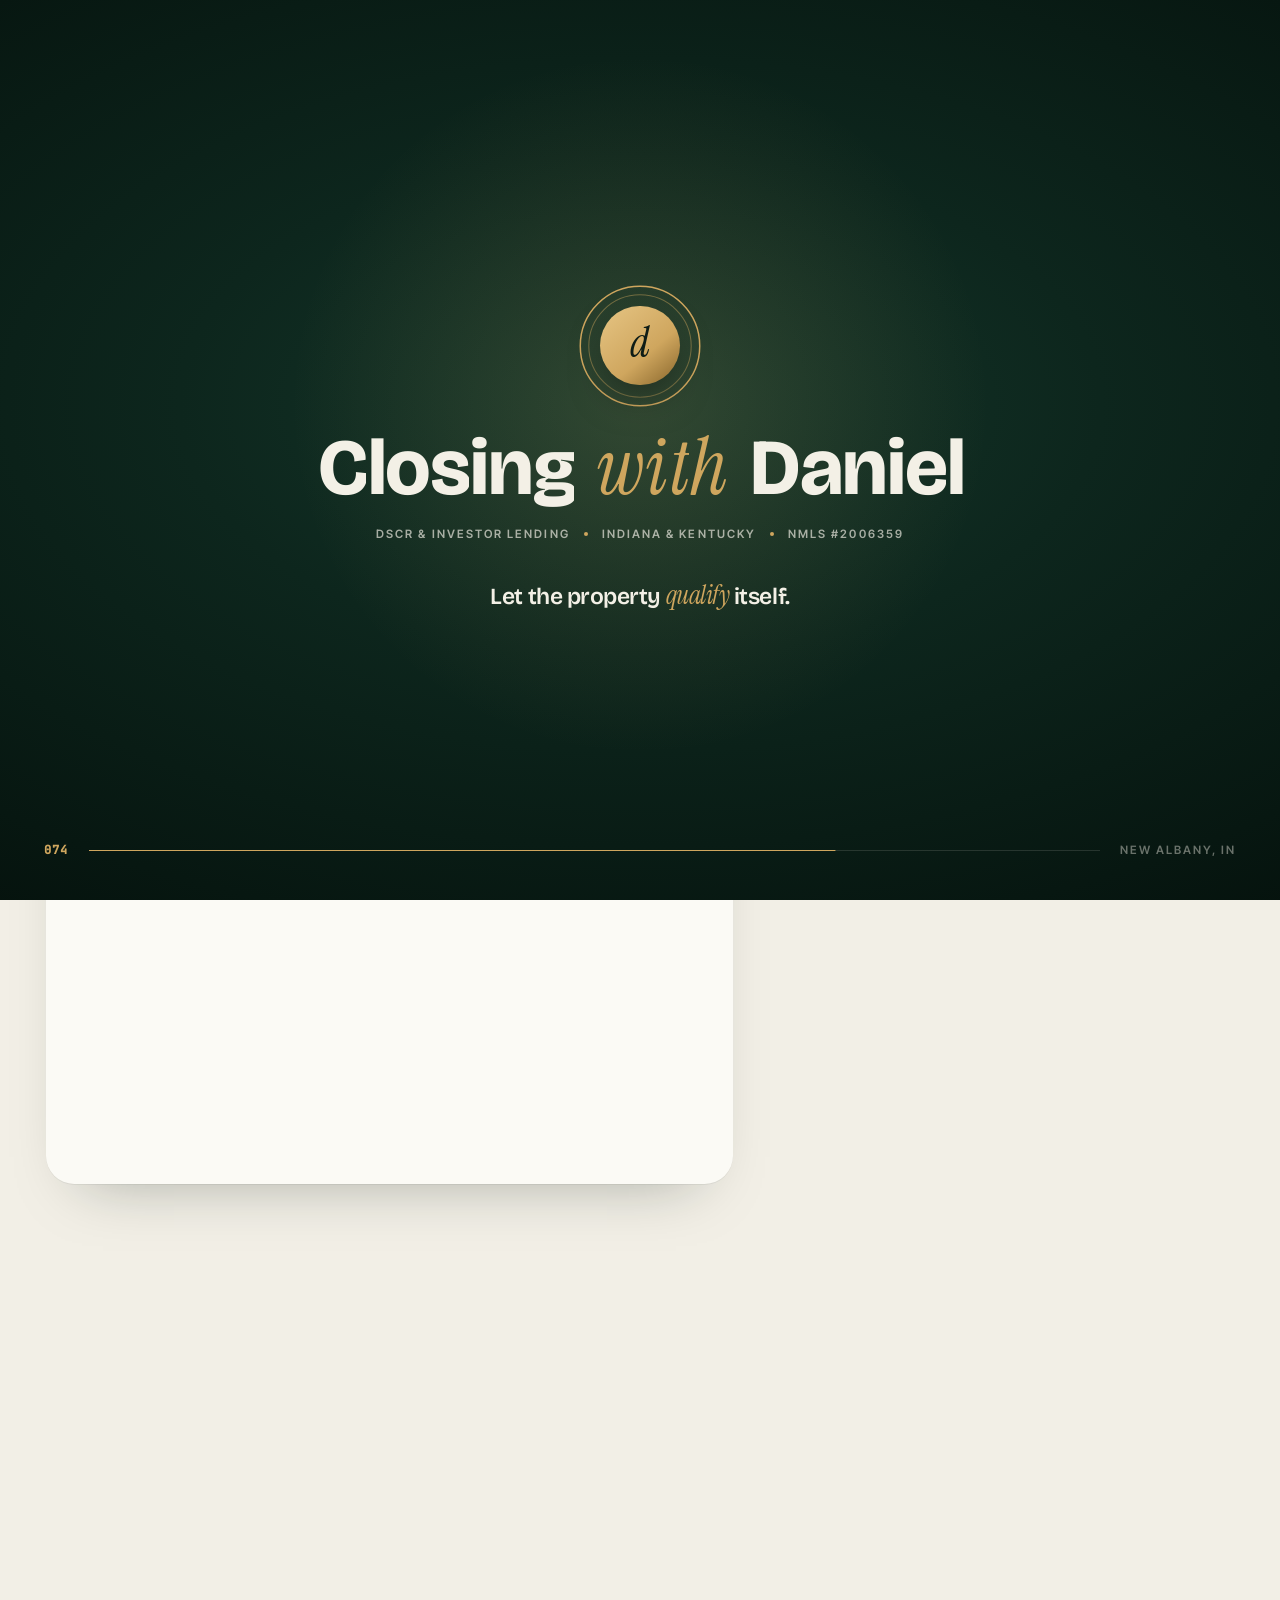
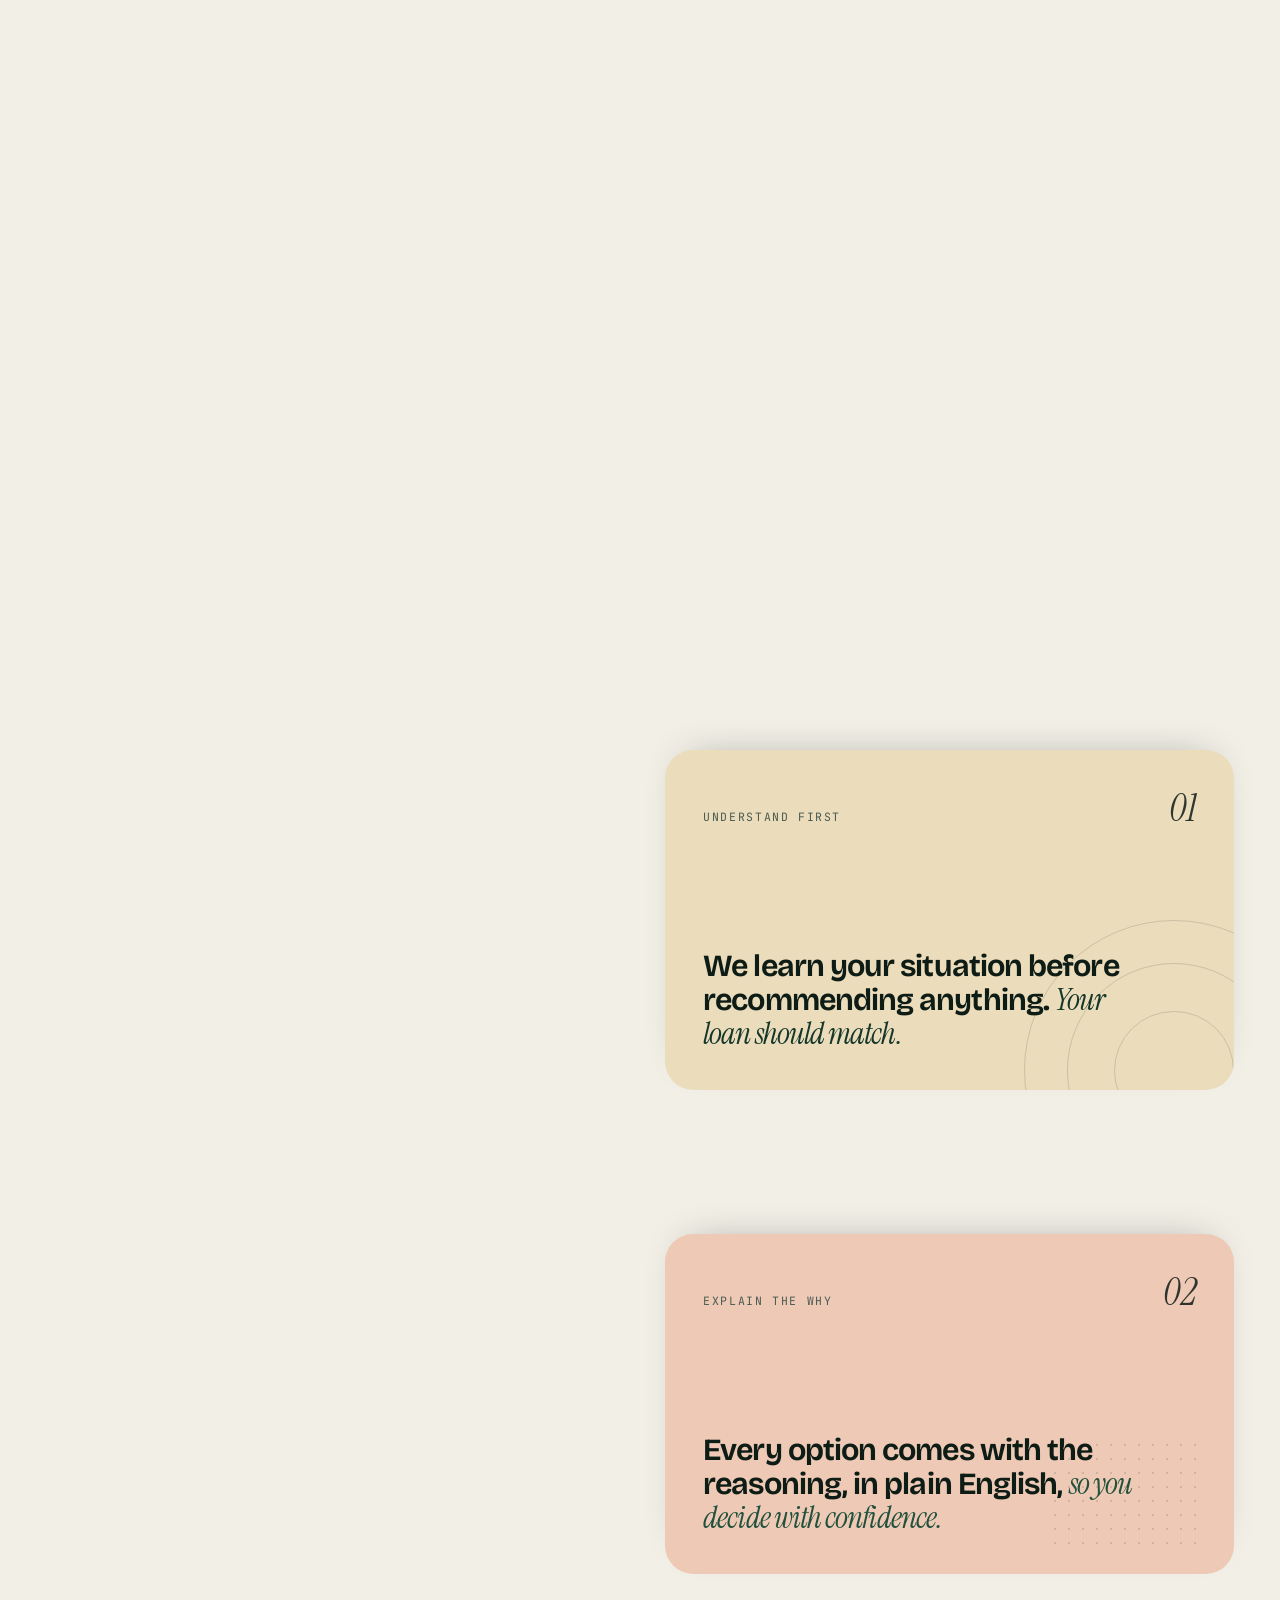
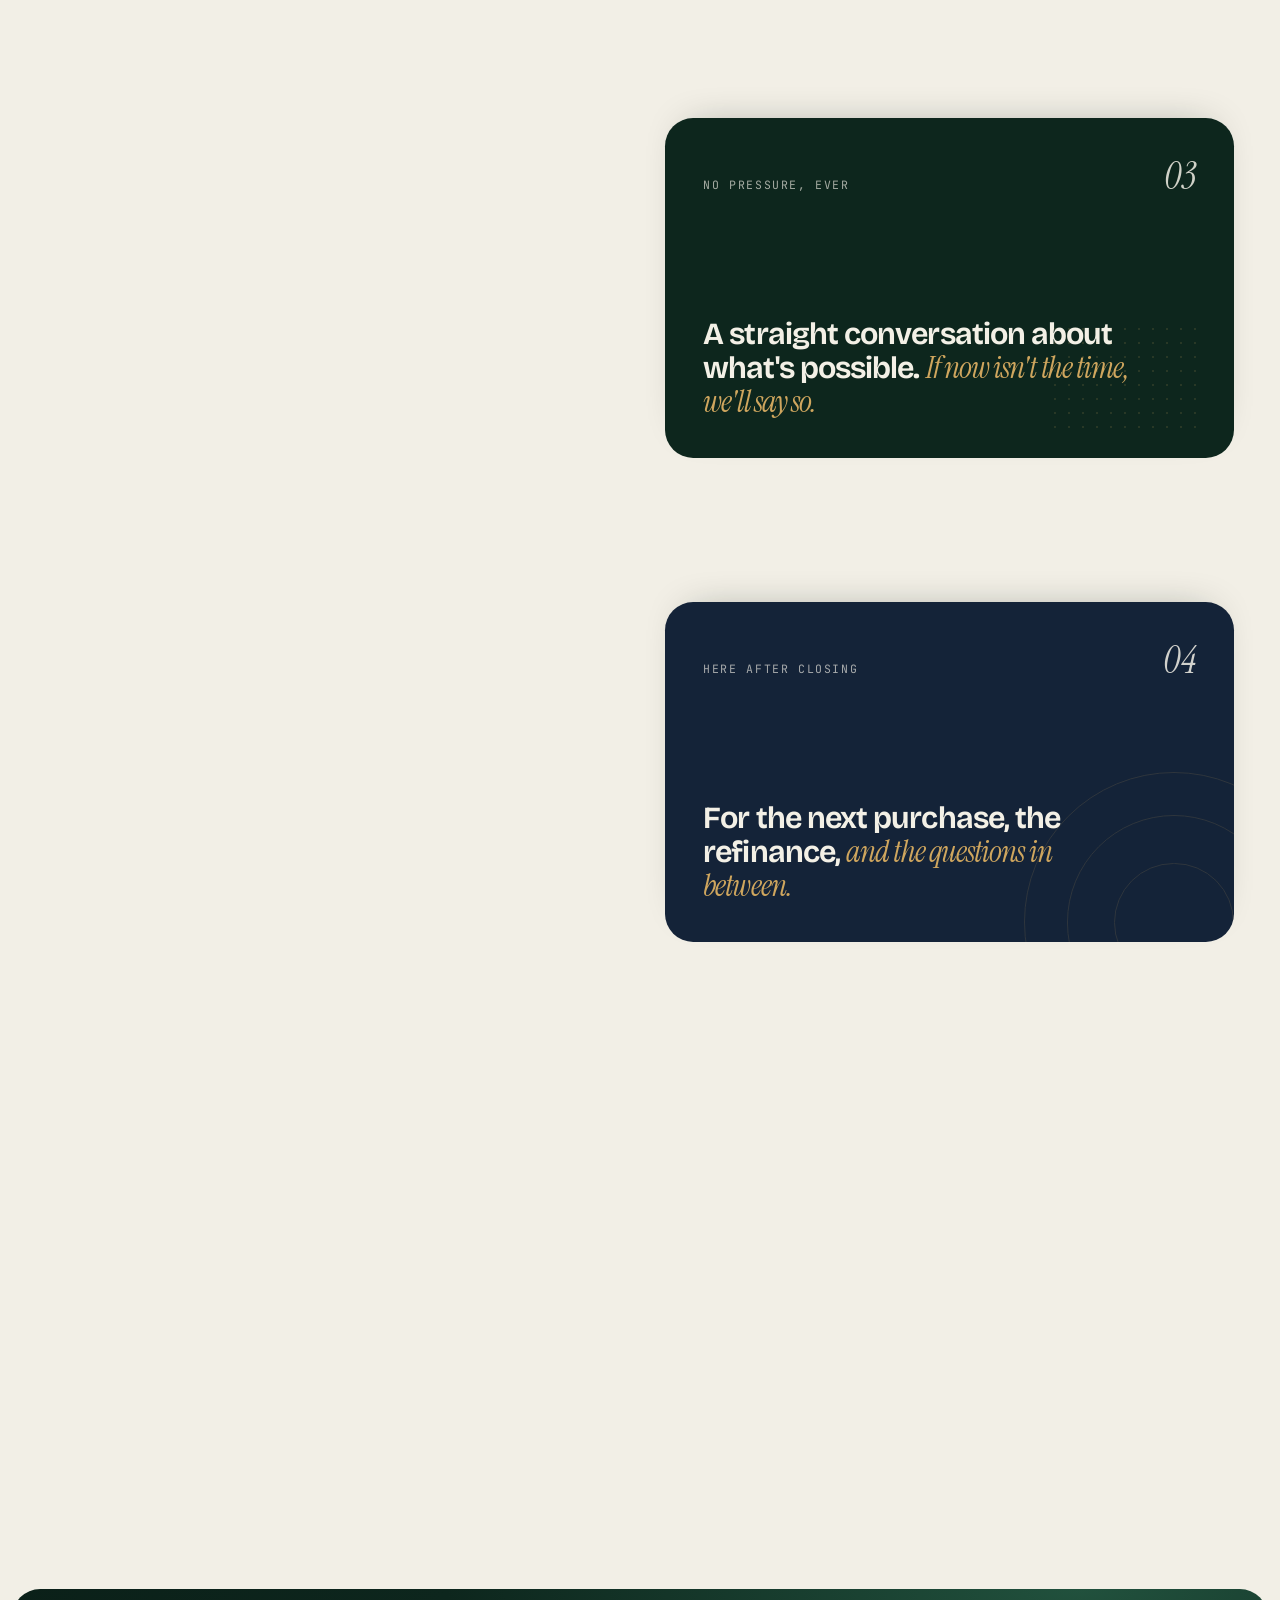
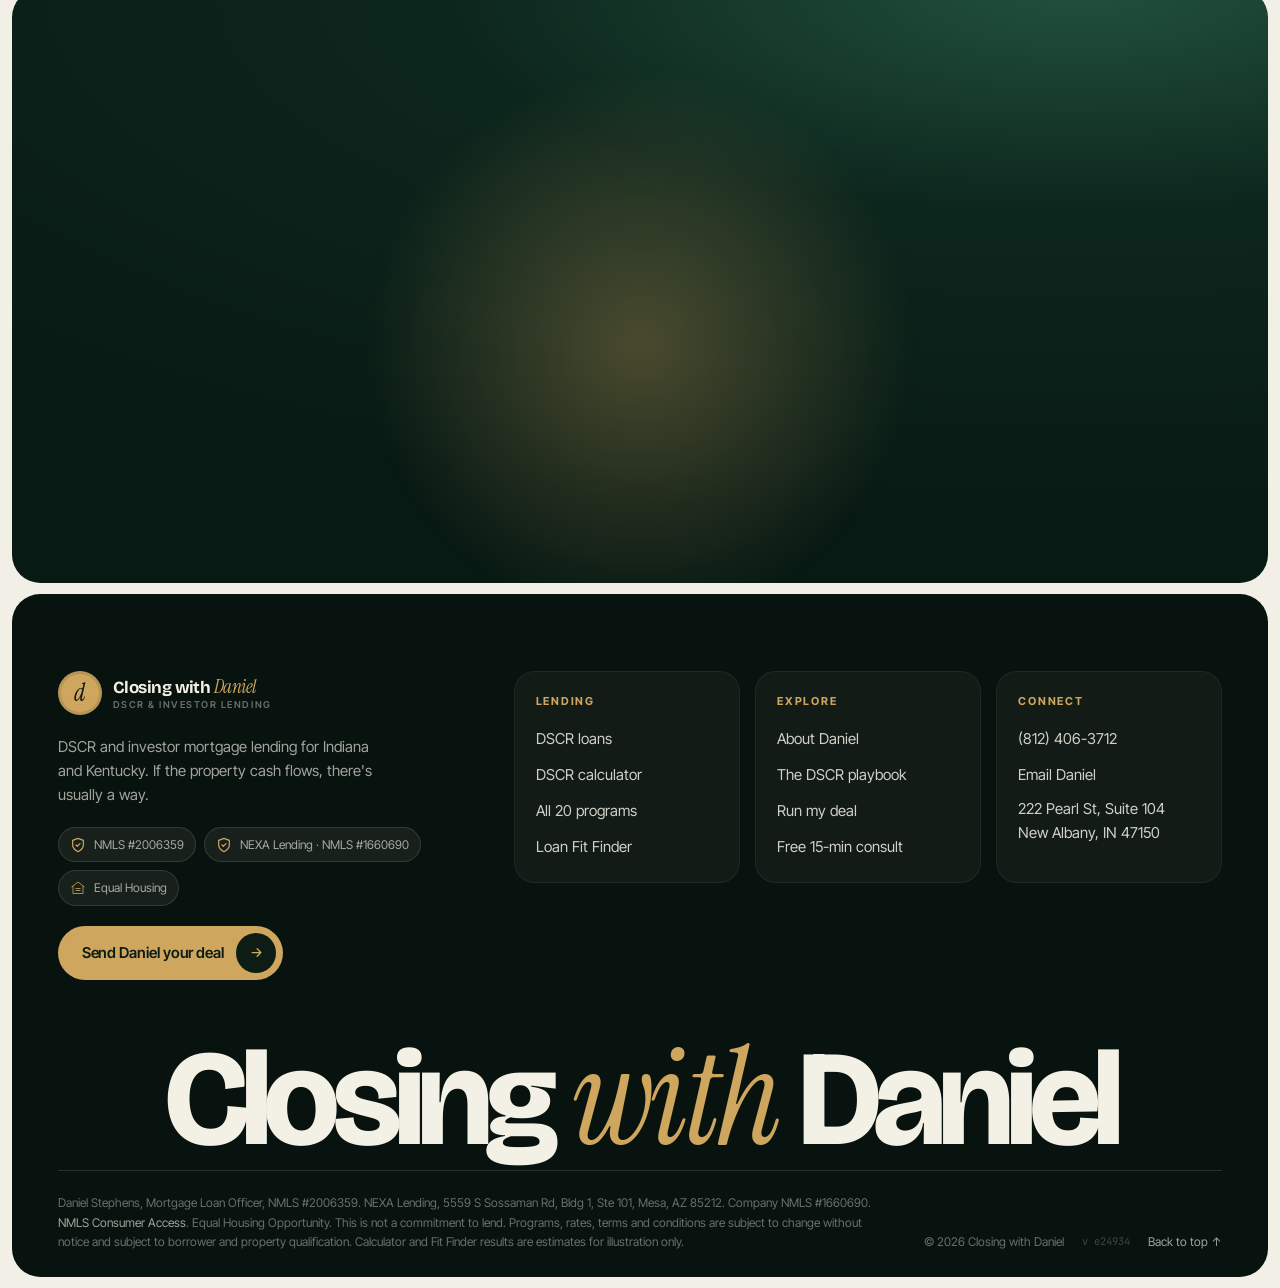
<file: about.html>
<!doctype html>
<html lang="en" class="anim">
<head>
<meta charset="utf-8">
<meta name="viewport" content="width=device-width, initial-scale=1, viewport-fit=cover">
<title>About Daniel Stephens | Closing with Daniel, New Albany IN</title>
<meta name="description" content="Meet Daniel Stephens (NMLS #2006359) and the Closing with Daniel team, a New Albany mortgage team serving Louisville and Southern Indiana.">
<meta name="theme-color" content="#0d261d">
<link rel="canonical" href="https://www.closingwithdaniel.com/about.html">
<meta property="og:type" content="website">
<meta property="og:title" content="About Daniel Stephens | Closing with Daniel, New Albany IN">
<meta property="og:description" content="Meet Daniel Stephens (NMLS #2006359) and the Closing with Daniel team, a New Albany mortgage team serving Louisville and Southern Indiana.">
<meta property="og:image" content="assets/img/daniel.jpg">
<meta name="twitter:card" content="summary_large_image">
<link rel="icon" href="data:image/svg+xml,%3Csvg xmlns='http://www.w3.org/2000/svg' viewBox='0 0 64 64'%3E%3Ccircle cx='32' cy='32' r='32' fill='%23cfa65e'/%3E%3Ctext x='32' y='44' text-anchor='middle' font-family='Georgia,serif' font-style='italic' font-size='34' fill='%230e1c16'%3Ed%3C/text%3E%3C/svg%3E">
<link rel="preload" href="assets/fonts/bricolage.woff2" as="font" type="font/woff2" crossorigin>
<link rel="preload" href="assets/fonts/instrument-serif-italic.woff2" as="font" type="font/woff2" crossorigin>
<link rel="preload" href="assets/fonts/inter-tight.woff2" as="font" type="font/woff2" crossorigin>
<link rel="stylesheet" href="assets/css/style.css?v=e2428b8d5e">
<script>
(function(d){var h=d.documentElement;h.classList.add('js');
var r=window.matchMedia&&matchMedia('(prefers-reduced-motion: reduce)').matches;if(r){h.classList.add('reduced');h.classList.remove('anim');}
try{if(sessionStorage.getItem('cwd-visited'))h.classList.add('no-preload');else sessionStorage.setItem('cwd-visited','1');if(sessionStorage.getItem('cwd-nav')){h.classList.add('curtain-in');h.classList.add('no-preload');sessionStorage.setItem('cwd-visited','1');}}catch(e){h.classList.add('no-preload');}
setTimeout(function(){h.classList.remove('curtain-in');},5000);
setTimeout(function(){if(!window.__animReady){h.classList.remove('anim','curtain-in');var p=d.querySelector('.preloader');if(p)p.remove();}},3500);
})(document);
</script>
<script type="application/ld+json">{"@context": "https://schema.org", "@type": "FinancialService", "name": "Closing with Daniel", "url": "https://www.closingwithdaniel.com", "telephone": "+1-812-406-3712", "email": "dstephens@nexamortgage.com", "image": "https://www.closingwithdaniel.com/assets/img/daniel.jpg", "address": {"@type": "PostalAddress", "streetAddress": "222 Pearl St Suite 104", "addressLocality": "New Albany", "addressRegion": "IN", "postalCode": "47150", "addressCountry": "US"}, "areaServed": [{"@type": "State", "name": "Indiana"}, {"@type": "State", "name": "Kentucky"}], "employee": {"@type": "Person", "name": "Daniel Stephens", "jobTitle": "Mortgage Loan Officer", "identifier": "NMLS #2006359"}}</script>
</head>
<body>
<a class="skip" href="#main">Skip to content</a>
<div class="preloader" aria-hidden="true">
  <div class="pl-stage">
    <div class="pl-mark"><svg viewBox="0 0 120 120"><circle class="pl-ring" cx="60" cy="60" r="56"/><circle class="pl-ring pl-ring--2" cx="60" cy="60" r="48"/></svg><span class="pl-disc"><span class="pl-d">d</span></span></div>
    <div class="pl-word"><span class="pl-w"><span class="pl-ch"><i>C</i></span><span class="pl-ch"><i>l</i></span><span class="pl-ch"><i>o</i></span><span class="pl-ch"><i>s</i></span><span class="pl-ch"><i>i</i></span><span class="pl-ch"><i>n</i></span><span class="pl-ch"><i>g</i></span></span><span class="pl-w pl-w--serif"><span class="pl-ch s"><i>w</i></span><span class="pl-ch s"><i>i</i></span><span class="pl-ch s"><i>t</i></span><span class="pl-ch s"><i>h</i></span></span><span class="pl-w"><span class="pl-ch"><i>D</i></span><span class="pl-ch"><i>a</i></span><span class="pl-ch"><i>n</i></span><span class="pl-ch"><i>i</i></span><span class="pl-ch"><i>e</i></span><span class="pl-ch"><i>l</i></span></span></div>
    <div class="pl-sub"><span>DSCR &amp; investor lending</span><i></i><span>Indiana &amp; Kentucky</span><i></i><span>NMLS #2006359</span></div>
    <div class="pl-tag"><span class="pl-line"><span>Let the property <em>qualify</em> itself.</span></span></div>
  </div>
  <div class="pl-foot"><span class="pl-count">000</span><span class="pl-bar"><i></i></span><span class="pl-place">New Albany, IN</span></div>
</div>
<div class="curtain" aria-hidden="true">
  <div class="curtain__fill"></div><div class="curtain__ring"></div>
  <div class="curtain__label"><span class="mk">d</span><b>Closing with Daniel</b><span class="curtain__house"><svg viewBox="0 0 400 300" fill="none" stroke="currentColor" stroke-width="1.4" stroke-linecap="round" stroke-linejoin="round" aria-hidden="true"><path d="M20 290h360"/><path d="M60 290V150l110-90 110 90v140"/><path d="M40 166L170 58l130 108"/><path d="M230 98V52h28v68"/><path d="M140 290v-80h60v80"/><path d="M188 252h4"/><path d="M84 180h40v40H84zM104 180v40M84 200h40"/><path d="M216 180h40v40h-40zM236 180v40M216 200h40"/><path d="M150 120a20 20 0 0140 0v20h-40z"/><path d="M300 290v-60c0-20 30-20 30 0v60M315 232v58"/><path d="M330 250c18-6 30 4 30 18M340 290c0-24 30-30 40-14"/></svg></span><small>Closing with Daniel · DSCR &amp; investor lending</small></div>
</div>
<script>try{var l=sessionStorage.getItem('cwd-label');if(l&&document.documentElement.classList.contains('curtain-in'))document.querySelector('.curtain__label b').textContent=l;}catch(e){}</script>
<header class="header">
  <div class="header__bar">
    <a class="brand" href="index.html" aria-label="Closing with Daniel, home">
      <span class="brand__mark" aria-hidden="true">d</span>
      <span class="brand__text"><span class="brand__name">Closing with <em>Daniel</em></span><span class="brand__sub">DSCR &amp; investor lending</span></span>
    </a>
    <nav class="nav" aria-label="Primary"><a href="index.html">Home</a><a href="dscr-loans.html">DSCR Loans</a><a href="loan-programs.html">Programs</a><a href="about.html" aria-current="page">About</a><a href="learn.html">Learn</a><a href="contact.html">Contact</a></nav>
    <div class="header__cta">
      <a class="header__phone" href="tel:+18124063712" aria-label="Call (812) 406-3712"><svg viewBox="0 0 24 24" fill="none" stroke="currentColor" stroke-width="1.8" stroke-linecap="round" stroke-linejoin="round" aria-hidden="true"><path d="M22 16.9v3a2 2 0 01-2.2 2 19.8 19.8 0 01-8.6-3.1 19.5 19.5 0 01-6-6A19.8 19.8 0 012.1 4.2 2 2 0 014.1 2h3a2 2 0 012 1.7c.1.9.4 1.8.7 2.7a2 2 0 01-.5 2.1L8 9.8a16 16 0 006 6l1.3-1.3a2 2 0 012.1-.4c.9.3 1.8.6 2.7.7a2 2 0 011.7 2z"/></svg><span>(812) 406-3712</span></a>
      <a class="btn btn--sm" href="contact.html" data-magnetic>Run my deal <span class="ic"><svg viewBox="0 0 24 24" fill="none" stroke="currentColor" stroke-width="2" stroke-linecap="round" stroke-linejoin="round" aria-hidden="true"><path d="M5 12h14M13 6l6 6-6 6"/></svg></span></a>
      <button class="menu-btn" aria-expanded="false" aria-controls="site-menu"><span class="menu-btn__lines" aria-hidden="true"></span><span class="menu-btn__label">Menu</span></button>
    </div>
  </div>
</header>
<div class="menu" id="site-menu" aria-hidden="true">
  <div class="container menu__inner">
    <ul class="menu__list"><li><a href="index.html"><span class="n">01</span><span>Home</span></a></li><li><a href="dscr-loans.html"><span class="n">02</span><span>DSCR <em>Loans</em></span></a></li><li><a href="loan-programs.html"><span class="n">03</span><span>Loan <em>Programs</em></span></a></li><li class="is-current"><a href="about.html" aria-current="page"><span class="n">04</span><span>About <em>Daniel</em></span><span class="here">You're here</span></a></li><li><a href="learn.html"><span class="n">05</span><span>The <em>Playbook</em></span></a></li><li><a href="contact.html"><span class="n">06</span><span>Run my <em>deal</em></span></a></li></ul>
    <div class="menu__aside">
      <div class="menu__card">
        <span class="eyebrow">Free · 15 minutes</span>
        <p class="h4">Not sure where to start? Talk it through with Daniel before anything official.</p>
        <a class="btn btn--sm" href="contact.html#consult">Book a consult <span class="ic"><svg viewBox="0 0 24 24" fill="none" stroke="currentColor" stroke-width="2" stroke-linecap="round" stroke-linejoin="round" aria-hidden="true"><path d="M5 12h14M13 6l6 6-6 6"/></svg></span></a>
      </div>
      <div class="menu__meta">
        <a href="tel:+18124063712">(812) 406-3712</a>
        <a href="mailto:dstephens@nexamortgage.com">dstephens@nexamortgage.com</a>
        <span>222 Pearl St, Suite 104, New Albany, IN 47150</span>
      </div>
    </div>
  </div>
</div>
<main id="main">
<!-- ================= PAGE HERO ================= -->
<section class="panel panel--plum phero" data-inview>
  <div class="hero__bg" aria-hidden="true"><div class="hero__glow hero__glow--a" style="left:85%;top:10%"></div><div class="hero__glow hero__glow--b"></div></div>
  <span class="phero__big" aria-hidden="true">Daniel</span>
  <span class="sparkle" style="left:48%;top:26%;width:20px;height:20px"><svg viewBox="0 0 24 24" fill="currentColor" aria-hidden="true"><path d="M12 0c.6 6.2 5.8 11.4 12 12-6.2.6-11.4 5.8-12 12-.6-6.2-5.8-11.4-12-12C6.2 11.4 11.4 6.2 12 0z"/></svg></span>
  <div class="container">
    <div class="phero__grid">
      <div class="phero__text">
        <nav class="phero__crumbs" aria-label="Breadcrumb" data-reveal><a href="index.html">Home</a><i></i><span>About</span></nav>
        <h1 class="h1 split"><span class="line"><span>Do it right.</span></span><span class="line"><span><em class="swash">Every time.</em></span></span></h1>
        <p class="lead" data-reveal>Closing with Daniel is a New Albany mortgage team built around one idea: you come first, from first contact to closing day and beyond.</p>
        <div class="btn-row" data-reveal><a class="btn" href="contact.html#consult" data-magnetic>Book a free 15-min call <span class="ic"><svg viewBox="0 0 24 24" fill="none" stroke="currentColor" stroke-width="2" stroke-linecap="round" stroke-linejoin="round" aria-hidden="true"><path d="M5 12h14M13 6l6 6-6 6"/></svg></span></a><a class="tlink" href="#team">Meet the team <svg viewBox="0 0 24 24" fill="none" stroke="currentColor" stroke-width="2" stroke-linecap="round" stroke-linejoin="round" aria-hidden="true"><path d="M5 12h14M13 6l6 6-6 6"/></svg></a></div>
      </div>
      <div class="phero__cards">
        <div class="itile" style="min-height:360px" data-reveal="scale">
          <img fetchpriority="high" decoding="async" src="assets/img/daniel.jpg" alt="Daniel Stephens" width="1000" height="1500" style="object-position:50% 18%">
          <span class="tag">Mortgage Advisor &amp; Founder</span>
          <h3 class="h3">Daniel <em>Stephens</em></h3>
          <p>NMLS #2006359 · New Albany, IN</p>
        </div>
        <div class="glass" data-reveal><b><span data-count="17">17</span><small>days</small></b><span>average close</span></div>
        <div class="glass" data-reveal><b><span data-count="100">100</span><sup>%</sup></b><span>customer satisfaction</span></div>
      </div>
    </div>
  </div>
</section>

<!-- ================= STORY BENTO ================= -->
<section class="section">
  <div class="container">
    <div class="bento">
      <div class="tile tile--paper c-7" data-inview>
        <div><span class="eyebrow" data-reveal>The puzzle</span>
        <p class="h2 split" style="margin-top:22px;font-size:clamp(1.9rem,3.2vw,3.1rem)"><span class="line"><span>Every buyer's picture is</span></span><span class="line"><span>different. My job is to find</span></span><span class="line"><span><em class="swash">the path that works.</em></span></span></p></div>
        <p class="p-dim" data-reveal>Daniel is the one putting the actual mortgage applications together. He's the team's licensed loan officer, and the only one who can take a file from application to closing. What he loves most is the puzzle: the file rarely comes together in a straight line, and the first answer often isn't the right one.</p>
      </div>
      <div class="tile tile--plum2 tile--speed c-5" data-reveal>
        <span class="rings-tex" aria-hidden="true" style="color:var(--gold)"></span>
        <span class="kicker">His rule</span>
        <p class="h3" style="font-size:clamp(1.6rem,2.4vw,2.2rem)">No shortcuts. No fine-print surprises. <em>That kind of integrity always comes back around.</em></p>
        <p class="p-dim">To the buyer, to the agent, and to the business.</p>
      </div>
      <div class="tile tile--sand c-4" data-reveal><span class="kicker">Speed</span><div><div class="big"><span data-count="17">17</span><small> days</small></div><p class="p-dim" style="margin-top:8px">average time to close</p></div></div>
      <div class="tile tile--blush c-4" data-reveal><span class="kicker">Reach</span><div><div class="big"><span data-count="250">250</span><sup>+</sup></div><p class="p-dim" style="margin-top:8px">lenders in the network</p></div></div>
      <div class="tile tile--mint c-4" data-reveal><span class="kicker">Range</span><div><div class="big"><span data-count="20">20</span></div><p class="p-dim" style="margin-top:8px">loan programs, purchase to DSCR</p></div></div>
    </div>
  </div>
</section>

<!-- ================= TEAM ================= -->
<section class="section section--flush-top" id="team">
  <div class="container">
    <div class="head" data-inview>
      <div><span class="eyebrow" data-reveal>The team</span><h2 class="h2 split"><span class="line"><span>Three people.</span></span><span class="line"><span><em class="swash">One standard.</em></span></span></h2></div>
      <div class="head__aside"><p class="lead" data-reveal>A small team on purpose, so every client and every referral partner gets real attention.</p></div>
    </div>
    <div class="team">
      <article class="member" data-reveal>
        <div class="member__img"><img src="assets/img/daniel.jpg" alt="Daniel Stephens" width="1000" height="1500" loading="lazy"></div>
        <span class="member__role">Mortgage Advisor &amp; Founder</span>
        <h3 class="h3">Daniel Stephens</h3>
        <p>The team's licensed loan officer. Structures every file and takes it from application to the closing table.</p>
      </article>
      <article class="member" data-reveal>
        <div class="member__img"><img src="assets/img/olivia.jpg" alt="Olivia, Business Development Manager" width="1000" height="1500" loading="lazy"></div>
        <span class="member__role">Business Development Manager</span>
        <h3 class="h3">Olivia</h3>
        <p>The connector. Builds relationships with agents and referral partners, represents the team in the community, and makes sure everyone who comes through the door feels taken care of.</p>
      </article>
      <article class="member" data-reveal>
        <div class="member__img"><img src="assets/img/matt.jpg" alt="Matt Wilson, Inside Sales" width="1000" height="1500" loading="lazy"></div>
        <span class="member__role">Inside Sales</span>
        <h3 class="h3">Matt Wilson</h3>
        <p>Brings a recruiter's follow-up discipline. Works with real estate agents to nurture leads so no opportunity falls through the cracks.</p>
      </article>
    </div>
  </div>
</section>

<!-- ================= PRINCIPLES (stacking cards) ================= -->
<section class="section section--flush-top">
  <div class="container familiar">
    <div class="familiar__text" data-inview>
      <span class="eyebrow" data-reveal>How we work</span>
      <h2 class="h2 split"><span class="line"><span>Principles you</span></span><span class="line"><span>can <em class="swash">hold us to.</em></span></span></h2>
      <p class="lead" data-reveal>No pressure. No confusion. Just a clear path to closing, and still here for deal number two.</p>
      <div class="btn-row" data-reveal><a class="btn btn--dark" href="contact.html">Start a conversation <span class="ic"><svg viewBox="0 0 24 24" fill="none" stroke="currentColor" stroke-width="2" stroke-linecap="round" stroke-linejoin="round" aria-hidden="true"><path d="M5 12h14M13 6l6 6-6 6"/></svg></span></a></div>
    </div>
    <div class="stack">
      <article class="stack__card stack__card--sand" style="--i:0"><div class="stack__top"><span class="kicker">Understand first</span><span class="stack__n">01</span></div><p class="q">We learn your situation before recommending anything. <em>Your loan should match.</em></p><span class="rings-tex" aria-hidden="true"></span></article>
      <article class="stack__card stack__card--blush" style="--i:1"><div class="stack__top"><span class="kicker">Explain the why</span><span class="stack__n">02</span></div><p class="q">Every option comes with the reasoning, in plain English, <em>so you decide with confidence.</em></p><span class="dots-tex" aria-hidden="true"></span></article>
      <article class="stack__card stack__card--plum" style="--i:2"><div class="stack__top"><span class="kicker">No pressure, ever</span><span class="stack__n">03</span></div><p class="q">A straight conversation about what's possible. <em>If now isn't the time, we'll say so.</em></p><span class="dots-tex" aria-hidden="true" style="color:var(--gold)"></span></article>
      <article class="stack__card stack__card--teal" style="--i:3"><div class="stack__top"><span class="kicker">Here after closing</span><span class="stack__n">04</span></div><p class="q">For the next purchase, the refinance, <em>and the questions in between.</em></p><span class="rings-tex" aria-hidden="true" style="color:var(--gold)"></span></article>
    </div>
  </div>
</section>

<!-- ================= FAMILY ================= -->
<section class="section section--flush-top">
  <div class="container">
    <figure class="wide-img" data-reveal>
      <img src="assets/img/family.jpg" alt="Daniel and his family in front of the Closing with Daniel wall" width="1024" height="683" loading="lazy" data-parallax>
      <figcaption>Pearl Street, New Albany. Family-run, community-rooted.</figcaption>
    </figure>
  </div>
</section>

<!-- ================= CTA ================= -->
<section class="panel panel--plum cta" data-inview>
  <div class="hero__bg" aria-hidden="true"><div class="hero__glow hero__glow--a" style="top:60%"></div></div>
  <span class="cta__art"><svg viewBox="0 0 400 300" fill="none" stroke="currentColor" stroke-width="1.4" stroke-linecap="round" stroke-linejoin="round" aria-hidden="true"><path d="M20 290h360"/><path d="M60 290V150l110-90 110 90v140"/><path d="M40 166L170 58l130 108"/><path d="M230 98V52h28v68"/><path d="M140 290v-80h60v80"/><path d="M188 252h4"/><path d="M84 180h40v40H84zM104 180v40M84 200h40"/><path d="M216 180h40v40h-40zM236 180v40M216 200h40"/><path d="M150 120a20 20 0 0140 0v20h-40z"/><path d="M300 290v-60c0-20 30-20 30 0v60M315 232v58"/><path d="M330 250c18-6 30 4 30 18M340 290c0-24 30-30 40-14"/></svg></span>
  <span class="cta__art cta__art--r"><svg viewBox="0 0 400 300" fill="none" stroke="currentColor" stroke-width="1.4" stroke-linecap="round" stroke-linejoin="round" aria-hidden="true"><path d="M20 290h360"/><path d="M60 290V150l110-90 110 90v140"/><path d="M40 166L170 58l130 108"/><path d="M230 98V52h28v68"/><path d="M140 290v-80h60v80"/><path d="M188 252h4"/><path d="M84 180h40v40H84zM104 180v40M84 200h40"/><path d="M216 180h40v40h-40zM236 180v40M216 200h40"/><path d="M150 120a20 20 0 0140 0v20h-40z"/><path d="M300 290v-60c0-20 30-20 30 0v60M315 232v58"/><path d="M330 250c18-6 30 4 30 18M340 290c0-24 30-30 40-14"/></svg></span>
  <div class="container">
    <span class="eyebrow" data-reveal>Free · 15 minutes · No commitment</span>
    <h2 class="display split"><span class="line"><span>Let's talk</span></span><span class="line"><span><em class="swash">first.</em></span></span></h2>
    <p class="lead" data-reveal>Before you fill out an application, go over your goals with Daniel and make sure you're set up for success.</p>
    <div class="btn-row" data-reveal><a class="btn" href="contact.html#consult" data-magnetic>Schedule my consultation <span class="ic"><svg viewBox="0 0 24 24" fill="none" stroke="currentColor" stroke-width="2" stroke-linecap="round" stroke-linejoin="round" aria-hidden="true"><path d="M5 12h14M13 6l6 6-6 6"/></svg></span></a><a class="btn btn--ghost" href="tel:+18124063712">Call (812) 406-3712 <span class="ic"><svg viewBox="0 0 24 24" fill="none" stroke="currentColor" stroke-width="2" stroke-linecap="round" stroke-linejoin="round" aria-hidden="true"><path d="M5 12h14M13 6l6 6-6 6"/></svg></span></a></div>
  </div>
</section>

</main>
<footer class="footer">
  <div class="container">
    <div class="footer__top">
      <div class="footer__brand">
        <a class="brand" href="index.html"><span class="brand__mark" aria-hidden="true">d</span><span class="brand__text"><span class="brand__name">Closing with <em>Daniel</em></span><span class="brand__sub">DSCR &amp; investor lending</span></span></a>
        <p>DSCR and investor mortgage lending for Indiana and Kentucky. If the property cash flows, there's usually a way.</p>
        <div class="footer__badges"><span><svg viewBox="0 0 24 24" fill="none" stroke="currentColor" stroke-width="1.8" stroke-linecap="round" stroke-linejoin="round" aria-hidden="true"><path d="M12 22s8-4 8-10V5l-8-3-8 3v7c0 6 8 10 8 10z"/><path d="M9 12l2 2 4-4"/></svg>NMLS #2006359</span><span><svg viewBox="0 0 24 24" fill="none" stroke="currentColor" stroke-width="1.8" stroke-linecap="round" stroke-linejoin="round" aria-hidden="true"><path d="M12 22s8-4 8-10V5l-8-3-8 3v7c0 6 8 10 8 10z"/><path d="M9 12l2 2 4-4"/></svg>NEXA Lending · NMLS #1660690</span><span><svg viewBox="0 0 32 32" fill="none" stroke="currentColor" stroke-width="1.6" aria-hidden="true"><path d="M3 14L16 4l13 10"/><path d="M6 12v15h20V12"/><path d="M11 17h10M11 21h10"/></svg>Equal Housing</span></div>
        <a class="btn" href="contact.html" data-magnetic>Send Daniel your deal <span class="ic"><svg viewBox="0 0 24 24" fill="none" stroke="currentColor" stroke-width="2" stroke-linecap="round" stroke-linejoin="round" aria-hidden="true"><path d="M5 12h14M13 6l6 6-6 6"/></svg></span></a>
      </div>
      <div class="footer__cols">
        <div class="fcol"><h4>Lending</h4><ul>
          <li><a href="dscr-loans.html">DSCR loans</a></li>
          <li><a href="dscr-loans.html#calculator">DSCR calculator</a></li>
          <li><a href="loan-programs.html">All 20 programs</a></li>
          <li><a href="index.html#fit-finder">Loan Fit Finder</a></li>
        </ul></div>
        <div class="fcol"><h4>Explore</h4><ul>
          <li><a href="about.html">About Daniel</a></li>
          <li><a href="learn.html">The DSCR playbook</a></li>
          <li><a href="contact.html">Run my deal</a></li>
          <li><a href="contact.html#consult">Free 15-min consult</a></li>
        </ul></div>
        <div class="fcol"><h4>Connect</h4><ul>
          <li><a href="tel:+18124063712">(812) 406-3712</a></li>
          <li><a href="mailto:dstephens@nexamortgage.com">Email Daniel</a></li>
          <li><address>222 Pearl St, Suite 104<br>New Albany, IN 47150</address></li>
        </ul></div>
      </div>
    </div>
    <div class="footer__word" aria-hidden="true">Closing <em>with</em> Daniel</div>
    <div class="footer__legal">
      <p>Daniel Stephens, Mortgage Loan Officer, NMLS #2006359. NEXA Lending, 5559 S Sossaman Rd, Bldg 1, Ste 101, Mesa, AZ 85212. Company NMLS #1660690. <a href="https://www.nmlsconsumeraccess.org/" target="_blank" rel="noopener">NMLS Consumer Access</a>. Equal Housing Opportunity. This is not a commitment to lend. Programs, rates, terms and conditions are subject to change without notice and subject to borrower and property qualification. Calculator and Fit Finder results are estimates for illustration only.</p>
      <p class="r"><span>© <span data-year>2026</span> Closing with Daniel</span><span class="build" title="Site version">v e24934</span><a href="#main" data-top>Back to top ↑</a></p>
    </div>
  </div>
</footer>
<button class="to-top" aria-label="Back to top"><svg viewBox="0 0 24 24" fill="none" stroke="currentColor" stroke-width="2" stroke-linecap="round" aria-hidden="true"><path d="M12 19V5M6 11l6-6 6 6"/></svg></button>
<nav class="mbar" aria-label="Quick actions"><a href="tel:+18124063712">Call Daniel</a><a href="contact.html">Run my deal</a></nav>
<script src="assets/vendor/gsap.min.js"></script>
<script src="assets/vendor/ScrollTrigger.min.js"></script>
<script src="assets/vendor/lenis.min.js"></script>
<script src="assets/js/main.js?v=9347573084"></script>
</body>
</html>
</file>
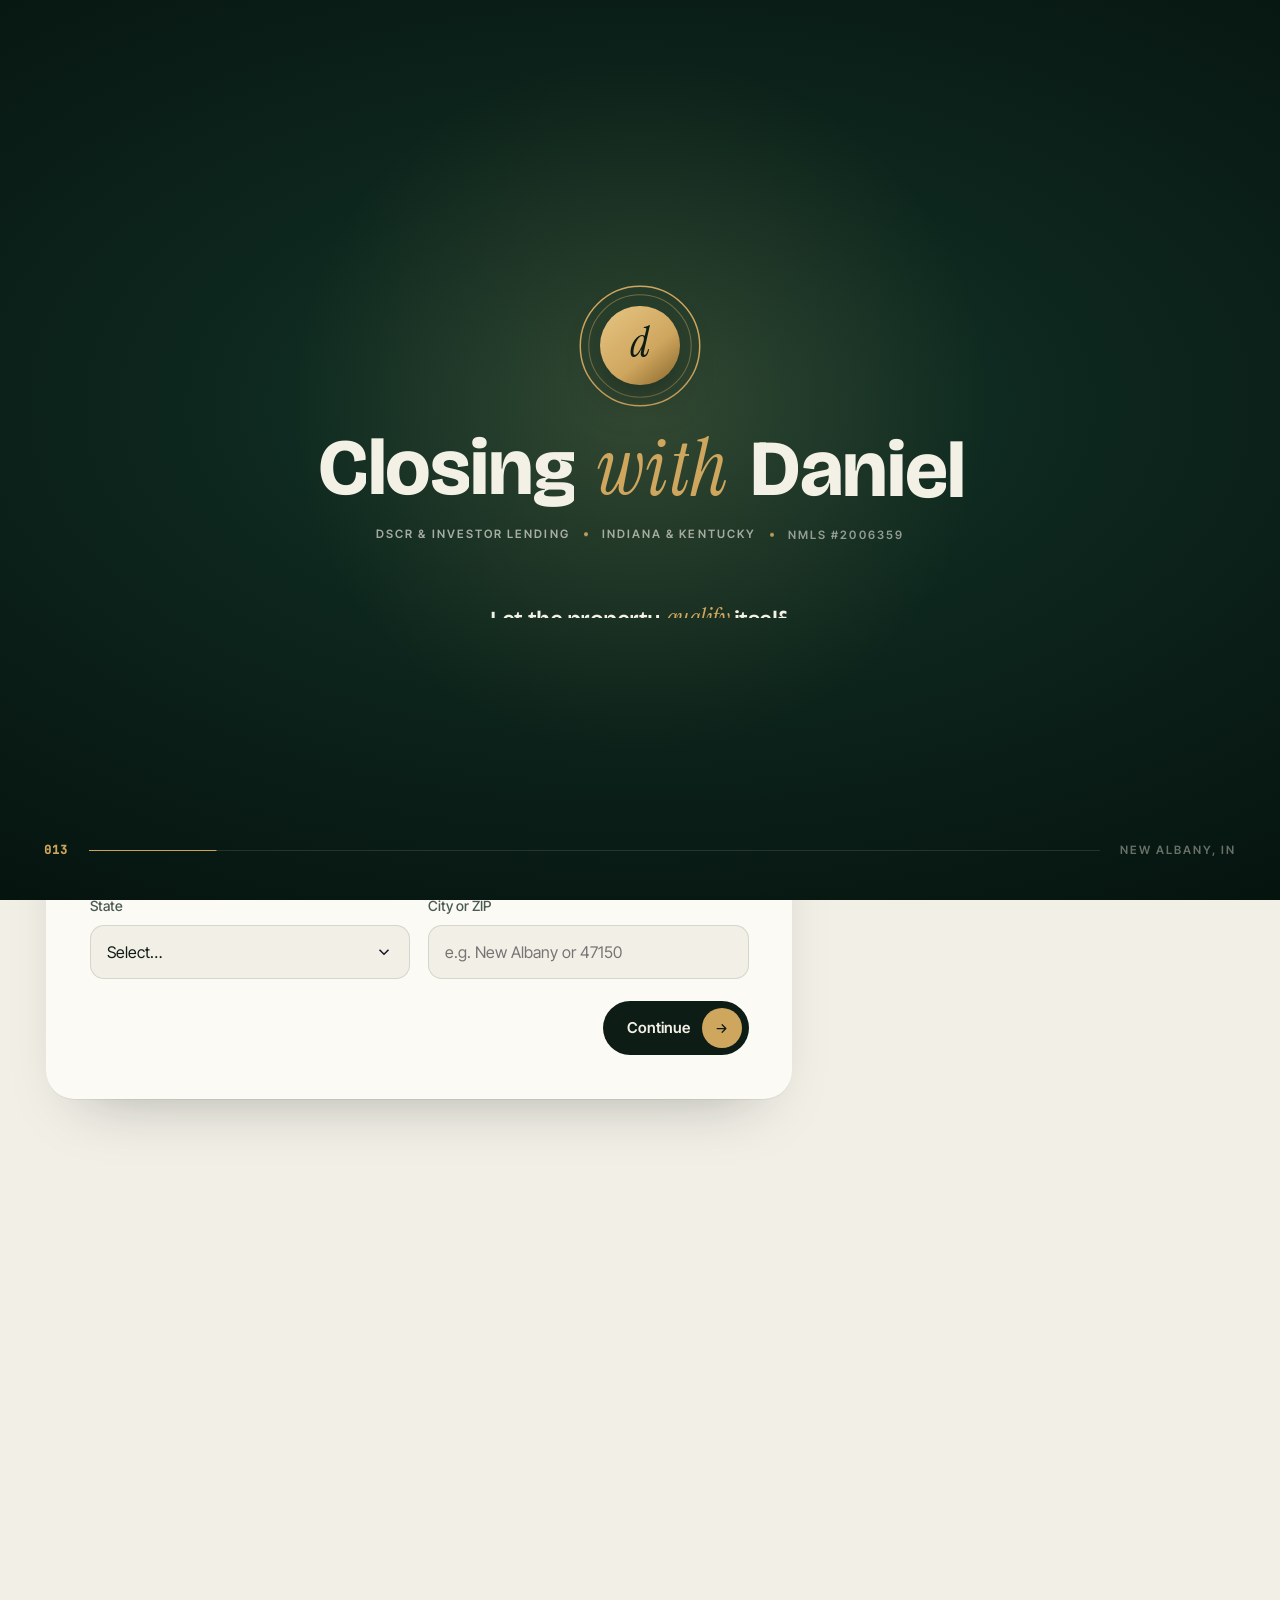
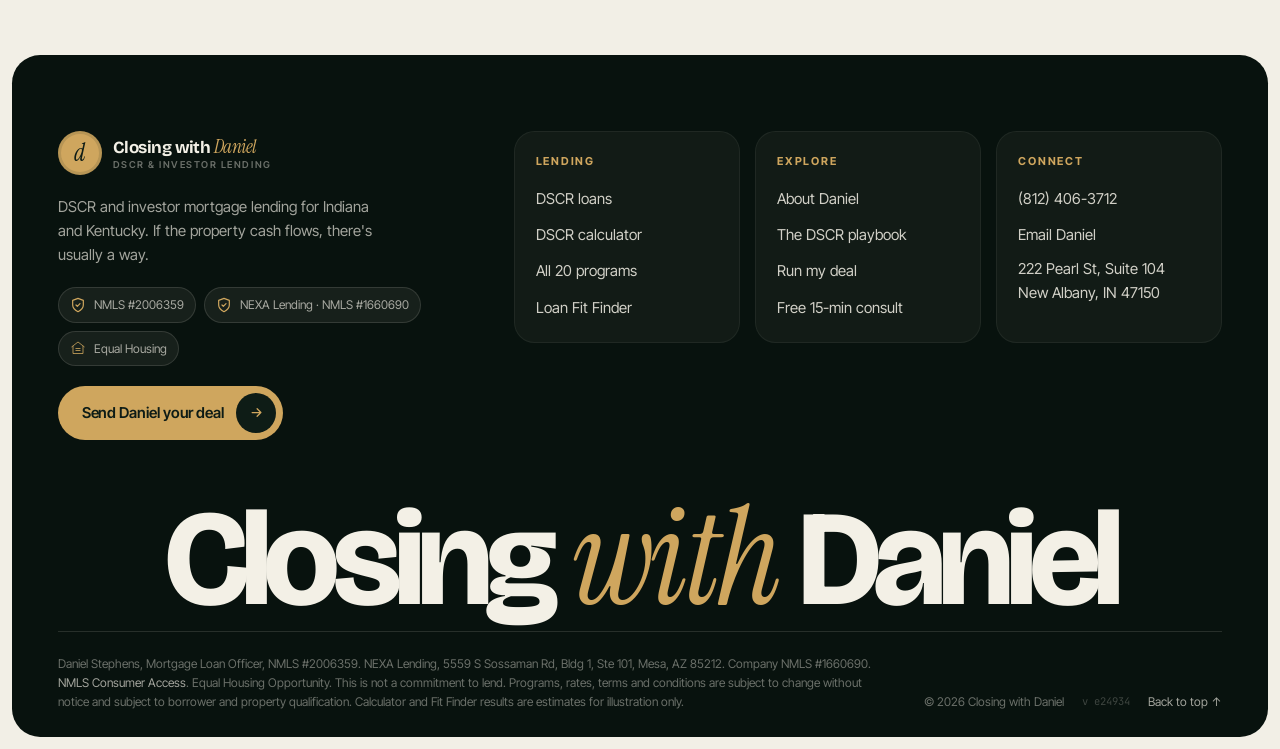
<file: contact.html>
<!doctype html>
<html lang="en" class="anim">
<head>
<meta charset="utf-8">
<meta name="viewport" content="width=device-width, initial-scale=1, viewport-fit=cover">
<title>Run My Deal | Contact Closing with Daniel</title>
<meta name="description" content="Send Daniel your deal for a no-obligation DSCR breakdown, or book a free 15-minute consultation. New Albany, IN · (812) 406-3712.">
<meta name="theme-color" content="#0d261d">
<link rel="canonical" href="https://www.closingwithdaniel.com/contact.html">
<meta property="og:type" content="website">
<meta property="og:title" content="Run My Deal | Contact Closing with Daniel">
<meta property="og:description" content="Send Daniel your deal for a no-obligation DSCR breakdown, or book a free 15-minute consultation. New Albany, IN · (812) 406-3712.">
<meta property="og:image" content="assets/img/daniel.jpg">
<meta name="twitter:card" content="summary_large_image">
<link rel="icon" href="data:image/svg+xml,%3Csvg xmlns='http://www.w3.org/2000/svg' viewBox='0 0 64 64'%3E%3Ccircle cx='32' cy='32' r='32' fill='%23cfa65e'/%3E%3Ctext x='32' y='44' text-anchor='middle' font-family='Georgia,serif' font-style='italic' font-size='34' fill='%230e1c16'%3Ed%3C/text%3E%3C/svg%3E">
<link rel="preload" href="assets/fonts/bricolage.woff2" as="font" type="font/woff2" crossorigin>
<link rel="preload" href="assets/fonts/instrument-serif-italic.woff2" as="font" type="font/woff2" crossorigin>
<link rel="preload" href="assets/fonts/inter-tight.woff2" as="font" type="font/woff2" crossorigin>
<link rel="stylesheet" href="assets/css/style.css?v=e2428b8d5e">
<script>
(function(d){var h=d.documentElement;h.classList.add('js');
var r=window.matchMedia&&matchMedia('(prefers-reduced-motion: reduce)').matches;if(r){h.classList.add('reduced');h.classList.remove('anim');}
try{if(sessionStorage.getItem('cwd-visited'))h.classList.add('no-preload');else sessionStorage.setItem('cwd-visited','1');if(sessionStorage.getItem('cwd-nav')){h.classList.add('curtain-in');h.classList.add('no-preload');sessionStorage.setItem('cwd-visited','1');}}catch(e){h.classList.add('no-preload');}
setTimeout(function(){h.classList.remove('curtain-in');},5000);
setTimeout(function(){if(!window.__animReady){h.classList.remove('anim','curtain-in');var p=d.querySelector('.preloader');if(p)p.remove();}},3500);
})(document);
</script>
<script type="application/ld+json">{"@context": "https://schema.org", "@type": "FinancialService", "name": "Closing with Daniel", "url": "https://www.closingwithdaniel.com", "telephone": "+1-812-406-3712", "email": "dstephens@nexamortgage.com", "image": "https://www.closingwithdaniel.com/assets/img/daniel.jpg", "address": {"@type": "PostalAddress", "streetAddress": "222 Pearl St Suite 104", "addressLocality": "New Albany", "addressRegion": "IN", "postalCode": "47150", "addressCountry": "US"}, "areaServed": [{"@type": "State", "name": "Indiana"}, {"@type": "State", "name": "Kentucky"}], "employee": {"@type": "Person", "name": "Daniel Stephens", "jobTitle": "Mortgage Loan Officer", "identifier": "NMLS #2006359"}}</script>
</head>
<body>
<a class="skip" href="#main">Skip to content</a>
<div class="preloader" aria-hidden="true">
  <div class="pl-stage">
    <div class="pl-mark"><svg viewBox="0 0 120 120"><circle class="pl-ring" cx="60" cy="60" r="56"/><circle class="pl-ring pl-ring--2" cx="60" cy="60" r="48"/></svg><span class="pl-disc"><span class="pl-d">d</span></span></div>
    <div class="pl-word"><span class="pl-w"><span class="pl-ch"><i>C</i></span><span class="pl-ch"><i>l</i></span><span class="pl-ch"><i>o</i></span><span class="pl-ch"><i>s</i></span><span class="pl-ch"><i>i</i></span><span class="pl-ch"><i>n</i></span><span class="pl-ch"><i>g</i></span></span><span class="pl-w pl-w--serif"><span class="pl-ch s"><i>w</i></span><span class="pl-ch s"><i>i</i></span><span class="pl-ch s"><i>t</i></span><span class="pl-ch s"><i>h</i></span></span><span class="pl-w"><span class="pl-ch"><i>D</i></span><span class="pl-ch"><i>a</i></span><span class="pl-ch"><i>n</i></span><span class="pl-ch"><i>i</i></span><span class="pl-ch"><i>e</i></span><span class="pl-ch"><i>l</i></span></span></div>
    <div class="pl-sub"><span>DSCR &amp; investor lending</span><i></i><span>Indiana &amp; Kentucky</span><i></i><span>NMLS #2006359</span></div>
    <div class="pl-tag"><span class="pl-line"><span>Let the property <em>qualify</em> itself.</span></span></div>
  </div>
  <div class="pl-foot"><span class="pl-count">000</span><span class="pl-bar"><i></i></span><span class="pl-place">New Albany, IN</span></div>
</div>
<div class="curtain" aria-hidden="true">
  <div class="curtain__fill"></div><div class="curtain__ring"></div>
  <div class="curtain__label"><span class="mk">d</span><b>Closing with Daniel</b><span class="curtain__house"><svg viewBox="0 0 400 300" fill="none" stroke="currentColor" stroke-width="1.4" stroke-linecap="round" stroke-linejoin="round" aria-hidden="true"><path d="M20 290h360"/><path d="M60 290V150l110-90 110 90v140"/><path d="M40 166L170 58l130 108"/><path d="M230 98V52h28v68"/><path d="M140 290v-80h60v80"/><path d="M188 252h4"/><path d="M84 180h40v40H84zM104 180v40M84 200h40"/><path d="M216 180h40v40h-40zM236 180v40M216 200h40"/><path d="M150 120a20 20 0 0140 0v20h-40z"/><path d="M300 290v-60c0-20 30-20 30 0v60M315 232v58"/><path d="M330 250c18-6 30 4 30 18M340 290c0-24 30-30 40-14"/></svg></span><small>Closing with Daniel · DSCR &amp; investor lending</small></div>
</div>
<script>try{var l=sessionStorage.getItem('cwd-label');if(l&&document.documentElement.classList.contains('curtain-in'))document.querySelector('.curtain__label b').textContent=l;}catch(e){}</script>
<header class="header">
  <div class="header__bar">
    <a class="brand" href="index.html" aria-label="Closing with Daniel, home">
      <span class="brand__mark" aria-hidden="true">d</span>
      <span class="brand__text"><span class="brand__name">Closing with <em>Daniel</em></span><span class="brand__sub">DSCR &amp; investor lending</span></span>
    </a>
    <nav class="nav" aria-label="Primary"><a href="index.html">Home</a><a href="dscr-loans.html">DSCR Loans</a><a href="loan-programs.html">Programs</a><a href="about.html">About</a><a href="learn.html">Learn</a><a href="contact.html" aria-current="page">Contact</a></nav>
    <div class="header__cta">
      <a class="header__phone" href="tel:+18124063712" aria-label="Call (812) 406-3712"><svg viewBox="0 0 24 24" fill="none" stroke="currentColor" stroke-width="1.8" stroke-linecap="round" stroke-linejoin="round" aria-hidden="true"><path d="M22 16.9v3a2 2 0 01-2.2 2 19.8 19.8 0 01-8.6-3.1 19.5 19.5 0 01-6-6A19.8 19.8 0 012.1 4.2 2 2 0 014.1 2h3a2 2 0 012 1.7c.1.9.4 1.8.7 2.7a2 2 0 01-.5 2.1L8 9.8a16 16 0 006 6l1.3-1.3a2 2 0 012.1-.4c.9.3 1.8.6 2.7.7a2 2 0 011.7 2z"/></svg><span>(812) 406-3712</span></a>
      <a class="btn btn--sm" href="contact.html" data-magnetic>Run my deal <span class="ic"><svg viewBox="0 0 24 24" fill="none" stroke="currentColor" stroke-width="2" stroke-linecap="round" stroke-linejoin="round" aria-hidden="true"><path d="M5 12h14M13 6l6 6-6 6"/></svg></span></a>
      <button class="menu-btn" aria-expanded="false" aria-controls="site-menu"><span class="menu-btn__lines" aria-hidden="true"></span><span class="menu-btn__label">Menu</span></button>
    </div>
  </div>
</header>
<div class="menu" id="site-menu" aria-hidden="true">
  <div class="container menu__inner">
    <ul class="menu__list"><li><a href="index.html"><span class="n">01</span><span>Home</span></a></li><li><a href="dscr-loans.html"><span class="n">02</span><span>DSCR <em>Loans</em></span></a></li><li><a href="loan-programs.html"><span class="n">03</span><span>Loan <em>Programs</em></span></a></li><li><a href="about.html"><span class="n">04</span><span>About <em>Daniel</em></span></a></li><li><a href="learn.html"><span class="n">05</span><span>The <em>Playbook</em></span></a></li><li class="is-current"><a href="contact.html" aria-current="page"><span class="n">06</span><span>Run my <em>deal</em></span><span class="here">You're here</span></a></li></ul>
    <div class="menu__aside">
      <div class="menu__card">
        <span class="eyebrow">Free · 15 minutes</span>
        <p class="h4">Not sure where to start? Talk it through with Daniel before anything official.</p>
        <a class="btn btn--sm" href="contact.html#consult">Book a consult <span class="ic"><svg viewBox="0 0 24 24" fill="none" stroke="currentColor" stroke-width="2" stroke-linecap="round" stroke-linejoin="round" aria-hidden="true"><path d="M5 12h14M13 6l6 6-6 6"/></svg></span></a>
      </div>
      <div class="menu__meta">
        <a href="tel:+18124063712">(812) 406-3712</a>
        <a href="mailto:dstephens@nexamortgage.com">dstephens@nexamortgage.com</a>
        <span>222 Pearl St, Suite 104, New Albany, IN 47150</span>
      </div>
    </div>
  </div>
</div>
<main id="main">
<section class="panel panel--plum phero" data-inview>
  <div class="hero__bg" aria-hidden="true"><div class="hero__glow hero__glow--a" style="left:85%;top:10%"></div><div class="hero__glow hero__glow--b"></div></div>
  <span class="phero__big" aria-hidden="true">hello</span>
  <span class="sparkle" style="left:50%;top:26%;width:20px;height:20px"><svg viewBox="0 0 24 24" fill="currentColor" aria-hidden="true"><path d="M12 0c.6 6.2 5.8 11.4 12 12-6.2.6-11.4 5.8-12 12-.6-6.2-5.8-11.4-12-12C6.2 11.4 11.4 6.2 12 0z"/></svg></span>
  <div class="container">
    <div class="phero__grid">
      <div class="phero__text">
        <nav class="phero__crumbs" aria-label="Breadcrumb" data-reveal><a href="index.html">Home</a><i></i><span>Contact</span></nav>
        <h1 class="h1 split"><span class="line"><span>Send the deal.</span></span><span class="line"><span>Get a <em class="swash">straight answer.</em></span></span></h1>
        <p class="lead" data-reveal>Tell Daniel about the property and he'll put together a DSCR breakdown showing exactly how it would look. No credit pull to start, no obligation.</p>
      </div>
      <div class="phero__cards">
        <a class="glass" href="tel:+18124063712" data-reveal style="grid-column:span 2;min-height:150px"><span class="kicker">Call or text</span><b>(812) 406-3712</b><span>Daniel answers personally.</span></a>
        <div class="glass" data-reveal><b>3</b><span>quick steps to send a deal</span></div>
        <div class="glass" data-reveal><b>0</b><span>credit pulls to start</span></div>
      </div>
    </div>
  </div>
</section>

<section class="section section--flush-top" style="padding-top:var(--frame)">
  <div class="container form-shell">
    <form class="form" data-form novalidate>
      <div class="deal-pill"><span>✦</span><span><span data-label>Deal from your calculator:</span> <b data-deal></b></span></div>
      <div class="form__steps" aria-hidden="true"><i></i><i></i><i></i></div>

      <fieldset class="form__panel" style="border:0">
        <div><span class="kicker">Step 1 of 3</span><h2 class="h3" style="margin-top:10px">What are we financing?</h2></div>
        <fieldset class="fld fld--full choices"><legend>I'm looking to</legend>
          <label class="choice"><input type="radio" name="goal" value="Buy a rental" required checked><span>Buy a rental</span></label>
          <label class="choice"><input type="radio" name="goal" value="Cash-out refinance"><span>Cash-out refinance</span></label>
          <label class="choice"><input type="radio" name="goal" value="Rate/term refinance"><span>Rate/term refinance</span></label>
          <label class="choice"><input type="radio" name="goal" value="Buy a home to live in"><span>Buy a home to live in</span></label>
        </fieldset>
        <fieldset class="fld fld--full choices"><legend>Property type</legend>
          <label class="choice"><input type="radio" name="ptype" value="Single-family" required checked><span>Single-family</span></label>
          <label class="choice"><input type="radio" name="ptype" value="2–4 units"><span>2–4 units</span></label>
          <label class="choice"><input type="radio" name="ptype" value="Short-term rental"><span>Short-term rental</span></label>
          <label class="choice"><input type="radio" name="ptype" value="Condo / townhome"><span>Condo / townhome</span></label>
        </fieldset>
        <div class="fgrid">
          <div class="fld"><label for="f-state">State</label><select id="f-state" name="state" required><option value="">Select…</option><option>Indiana</option><option>Kentucky</option><option>Somewhere else</option></select></div>
          <div class="fld"><label for="f-city">City or ZIP</label><input id="f-city" name="city" type="text" autocomplete="postal-code" placeholder="e.g. New Albany or 47150"></div>
        </div>
        <div class="form__nav"><span></span><button type="button" class="btn btn--dark" data-next>Continue <span class="ic"><svg viewBox="0 0 24 24" fill="none" stroke="currentColor" stroke-width="2" stroke-linecap="round" stroke-linejoin="round" aria-hidden="true"><path d="M5 12h14M13 6l6 6-6 6"/></svg></span></button></div>
      </fieldset>

      <fieldset class="form__panel" style="border:0">
        <div><span class="kicker">Step 2 of 3</span><h2 class="h3" style="margin-top:10px">The numbers</h2></div>
        <div class="fgrid">
          <div class="fld"><label for="f-price">Purchase price or value ($)</label><input id="f-price" name="price" type="number" inputmode="numeric" min="10000" placeholder="285000" required></div>
          <div class="fld"><label for="f-rent">Monthly rent or STR income ($)</label><input id="f-rent" name="rent" type="number" inputmode="numeric" min="0" placeholder="2400"></div>
          <div class="fld"><label for="f-credit">Estimated credit score</label><select id="f-credit" name="credit" required><option value="">Select…</option><option>740+</option><option>700–739</option><option>660–699</option><option>620–659</option><option>Below 620</option><option>Not sure</option></select></div>
          <div class="fld"><label for="f-timeline">Timeline</label><select id="f-timeline" name="timeline"><option>Under contract</option><option>Making offers</option><option>1–3 months</option><option>Just researching</option></select></div>
          <div class="fld fld--full"><label for="f-notes">Anything else? (Got a “no” elsewhere? Tell us why.)</label><textarea id="f-notes" name="notes" placeholder="LLC vesting, number of properties owned, prior denial reason…"></textarea></div>
          <input type="hidden" name="dscr_est"><input type="hidden" name="fit">
        </div>
        <div class="form__nav"><button type="button" class="form__back" data-prev>← Back</button><button type="button" class="btn btn--dark" data-next>Continue <span class="ic"><svg viewBox="0 0 24 24" fill="none" stroke="currentColor" stroke-width="2" stroke-linecap="round" stroke-linejoin="round" aria-hidden="true"><path d="M5 12h14M13 6l6 6-6 6"/></svg></span></button></div>
      </fieldset>

      <fieldset class="form__panel" style="border:0">
        <div><span class="kicker">Step 3 of 3</span><h2 class="h3" style="margin-top:10px">Where should Daniel send it?</h2></div>
        <div class="fgrid">
          <div class="fld"><label for="f-first">First name</label><input id="f-first" name="first_name" type="text" autocomplete="given-name" required></div>
          <div class="fld"><label for="f-last">Last name</label><input id="f-last" name="last_name" type="text" autocomplete="family-name" required></div>
          <div class="fld"><label for="f-email">Email</label><input id="f-email" name="email" type="email" autocomplete="email" required></div>
          <div class="fld"><label for="f-phone">Phone</label><input id="f-phone" name="phone" type="tel" autocomplete="tel" required></div>
        </div>
        <p class="form__fine">By submitting, you agree to be contacted by Closing with Daniel about your inquiry. This is not an application for credit and does not affect your credit score.</p>
        <div class="form__nav"><button type="button" class="form__back" data-prev>← Back</button><button type="submit" class="btn">Send my deal <span class="ic"><svg viewBox="0 0 24 24" fill="none" stroke="currentColor" stroke-width="2" stroke-linecap="round" stroke-linejoin="round" aria-hidden="true"><path d="M5 12h14M13 6l6 6-6 6"/></svg></span></button></div>
      </fieldset>

      <div class="form__success" role="status">
        <div class="tick"><svg viewBox="0 0 24 24" fill="none" stroke="currentColor" stroke-width="2.5" stroke-linecap="round" stroke-linejoin="round"><path d="M5 12.5l4.5 4.5L19 7.5"/></svg></div>
        <h2 class="h3">Got it, <span data-name>thank you</span>.</h2>
        <p class="muted" style="max-width:44ch">Daniel will review your deal personally and reach out with your breakdown. Want to talk sooner? Call <a class="tlink" href="tel:+18124063712">(812) 406-3712</a>.</p>
      </div>
    </form>

    <aside class="contact-side">
      <div class="ccard tile--plum" data-reveal>
        <span class="rings-tex" aria-hidden="true" style="color:var(--gold);width:260px;height:260px;right:-90px;top:-110px"></span>
        <span class="kicker">Call or text</span>
        <a class="big" href="tel:+18124063712">(812) 406-3712</a>
        <span class="p-dim" style="font-size:14.5px">Daniel answers personally.</span>
      </div>
      <div class="ccard tile--paper" data-reveal>
        <span class="kicker">Email</span>
        <a class="big" href="mailto:dstephens@nexamortgage.com" style="font-size:clamp(1.05rem,1.6vw,1.3rem)">dstephens@nexamortgage.com</a>
      </div>
      <div class="ccard tile--sand" data-reveal id="consult">
        <span class="program__cat">Free 15-minute consult</span>
        <p class="h4">Not sure where to start? Let's talk first.</p>
        <p class="p-dim" style="font-size:15px">Go over your goals and options with Daniel before anything official happens. No pressure, no commitment.</p>
        <a class="btn btn--dark btn--sm" href="mailto:dstephens@nexamortgage.com?subject=Free%2015-minute%20consultation" style="justify-self:start">Request a time <span class="ic"><svg viewBox="0 0 24 24" fill="none" stroke="currentColor" stroke-width="2" stroke-linecap="round" stroke-linejoin="round" aria-hidden="true"><path d="M5 12h14M13 6l6 6-6 6"/></svg></span></a>
      </div>
      <div class="ccard tile--mint" data-reveal>
        <span class="kicker">Office</span>
        <p>222 Pearl St, Suite 104<br>New Albany, IN 47150</p>
        <a class="tlink" href="https://maps.google.com/?q=222+Pearl+St+Suite+104+New+Albany+IN+47150" target="_blank" rel="noopener" style="justify-self:start">Get directions</a>
      </div>
    </aside>
  </div>
</section>

<section class="section section--tight">
  <div class="container">
    <div class="map" data-reveal>
      <div class="map__card"><b>Closing with Daniel</b><span>222 Pearl St, Suite 104 · New Albany, IN 47150</span><a class="tlink" href="https://maps.google.com/?q=222+Pearl+St+Suite+104+New+Albany+IN+47150" target="_blank" rel="noopener" style="font-size:14px;justify-self:start">Open in Google Maps</a></div>
      <iframe title="Map to Closing with Daniel, 222 Pearl St, New Albany, IN" loading="lazy" referrerpolicy="no-referrer-when-downgrade" src="https://www.google.com/maps?q=222+Pearl+St+Suite+104,+New+Albany,+IN+47150&amp;output=embed"></iframe>
    </div>
  </div>
</section>

</main>
<footer class="footer">
  <div class="container">
    <div class="footer__top">
      <div class="footer__brand">
        <a class="brand" href="index.html"><span class="brand__mark" aria-hidden="true">d</span><span class="brand__text"><span class="brand__name">Closing with <em>Daniel</em></span><span class="brand__sub">DSCR &amp; investor lending</span></span></a>
        <p>DSCR and investor mortgage lending for Indiana and Kentucky. If the property cash flows, there's usually a way.</p>
        <div class="footer__badges"><span><svg viewBox="0 0 24 24" fill="none" stroke="currentColor" stroke-width="1.8" stroke-linecap="round" stroke-linejoin="round" aria-hidden="true"><path d="M12 22s8-4 8-10V5l-8-3-8 3v7c0 6 8 10 8 10z"/><path d="M9 12l2 2 4-4"/></svg>NMLS #2006359</span><span><svg viewBox="0 0 24 24" fill="none" stroke="currentColor" stroke-width="1.8" stroke-linecap="round" stroke-linejoin="round" aria-hidden="true"><path d="M12 22s8-4 8-10V5l-8-3-8 3v7c0 6 8 10 8 10z"/><path d="M9 12l2 2 4-4"/></svg>NEXA Lending · NMLS #1660690</span><span><svg viewBox="0 0 32 32" fill="none" stroke="currentColor" stroke-width="1.6" aria-hidden="true"><path d="M3 14L16 4l13 10"/><path d="M6 12v15h20V12"/><path d="M11 17h10M11 21h10"/></svg>Equal Housing</span></div>
        <a class="btn" href="contact.html" data-magnetic>Send Daniel your deal <span class="ic"><svg viewBox="0 0 24 24" fill="none" stroke="currentColor" stroke-width="2" stroke-linecap="round" stroke-linejoin="round" aria-hidden="true"><path d="M5 12h14M13 6l6 6-6 6"/></svg></span></a>
      </div>
      <div class="footer__cols">
        <div class="fcol"><h4>Lending</h4><ul>
          <li><a href="dscr-loans.html">DSCR loans</a></li>
          <li><a href="dscr-loans.html#calculator">DSCR calculator</a></li>
          <li><a href="loan-programs.html">All 20 programs</a></li>
          <li><a href="index.html#fit-finder">Loan Fit Finder</a></li>
        </ul></div>
        <div class="fcol"><h4>Explore</h4><ul>
          <li><a href="about.html">About Daniel</a></li>
          <li><a href="learn.html">The DSCR playbook</a></li>
          <li><a href="contact.html">Run my deal</a></li>
          <li><a href="contact.html#consult">Free 15-min consult</a></li>
        </ul></div>
        <div class="fcol"><h4>Connect</h4><ul>
          <li><a href="tel:+18124063712">(812) 406-3712</a></li>
          <li><a href="mailto:dstephens@nexamortgage.com">Email Daniel</a></li>
          <li><address>222 Pearl St, Suite 104<br>New Albany, IN 47150</address></li>
        </ul></div>
      </div>
    </div>
    <div class="footer__word" aria-hidden="true">Closing <em>with</em> Daniel</div>
    <div class="footer__legal">
      <p>Daniel Stephens, Mortgage Loan Officer, NMLS #2006359. NEXA Lending, 5559 S Sossaman Rd, Bldg 1, Ste 101, Mesa, AZ 85212. Company NMLS #1660690. <a href="https://www.nmlsconsumeraccess.org/" target="_blank" rel="noopener">NMLS Consumer Access</a>. Equal Housing Opportunity. This is not a commitment to lend. Programs, rates, terms and conditions are subject to change without notice and subject to borrower and property qualification. Calculator and Fit Finder results are estimates for illustration only.</p>
      <p class="r"><span>© <span data-year>2026</span> Closing with Daniel</span><span class="build" title="Site version">v e24934</span><a href="#main" data-top>Back to top ↑</a></p>
    </div>
  </div>
</footer>
<button class="to-top" aria-label="Back to top"><svg viewBox="0 0 24 24" fill="none" stroke="currentColor" stroke-width="2" stroke-linecap="round" aria-hidden="true"><path d="M12 19V5M6 11l6-6 6 6"/></svg></button>
<nav class="mbar" aria-label="Quick actions"><a href="tel:+18124063712">Call Daniel</a><a href="contact.html">Run my deal</a></nav>
<script src="assets/vendor/gsap.min.js"></script>
<script src="assets/vendor/ScrollTrigger.min.js"></script>
<script src="assets/vendor/lenis.min.js"></script>
<script src="assets/js/main.js?v=9347573084"></script>
</body>
</html>
</file>
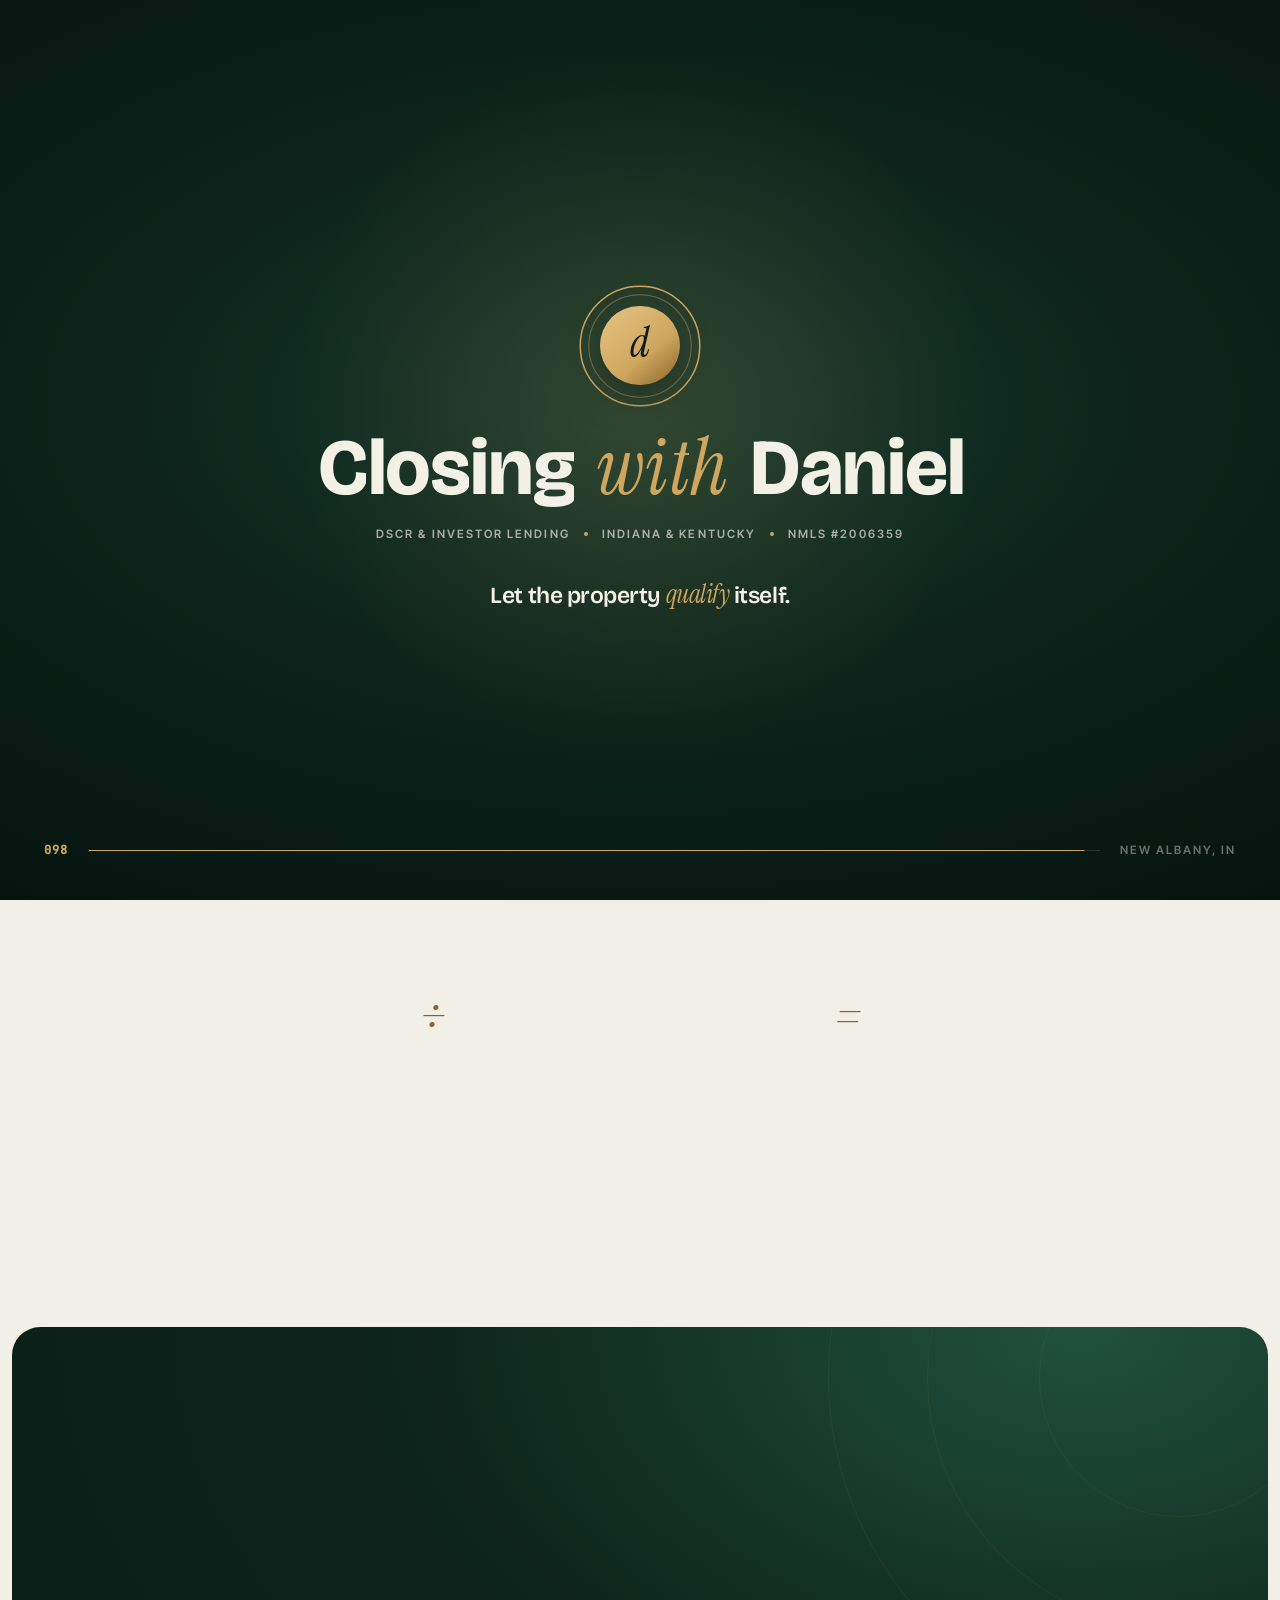
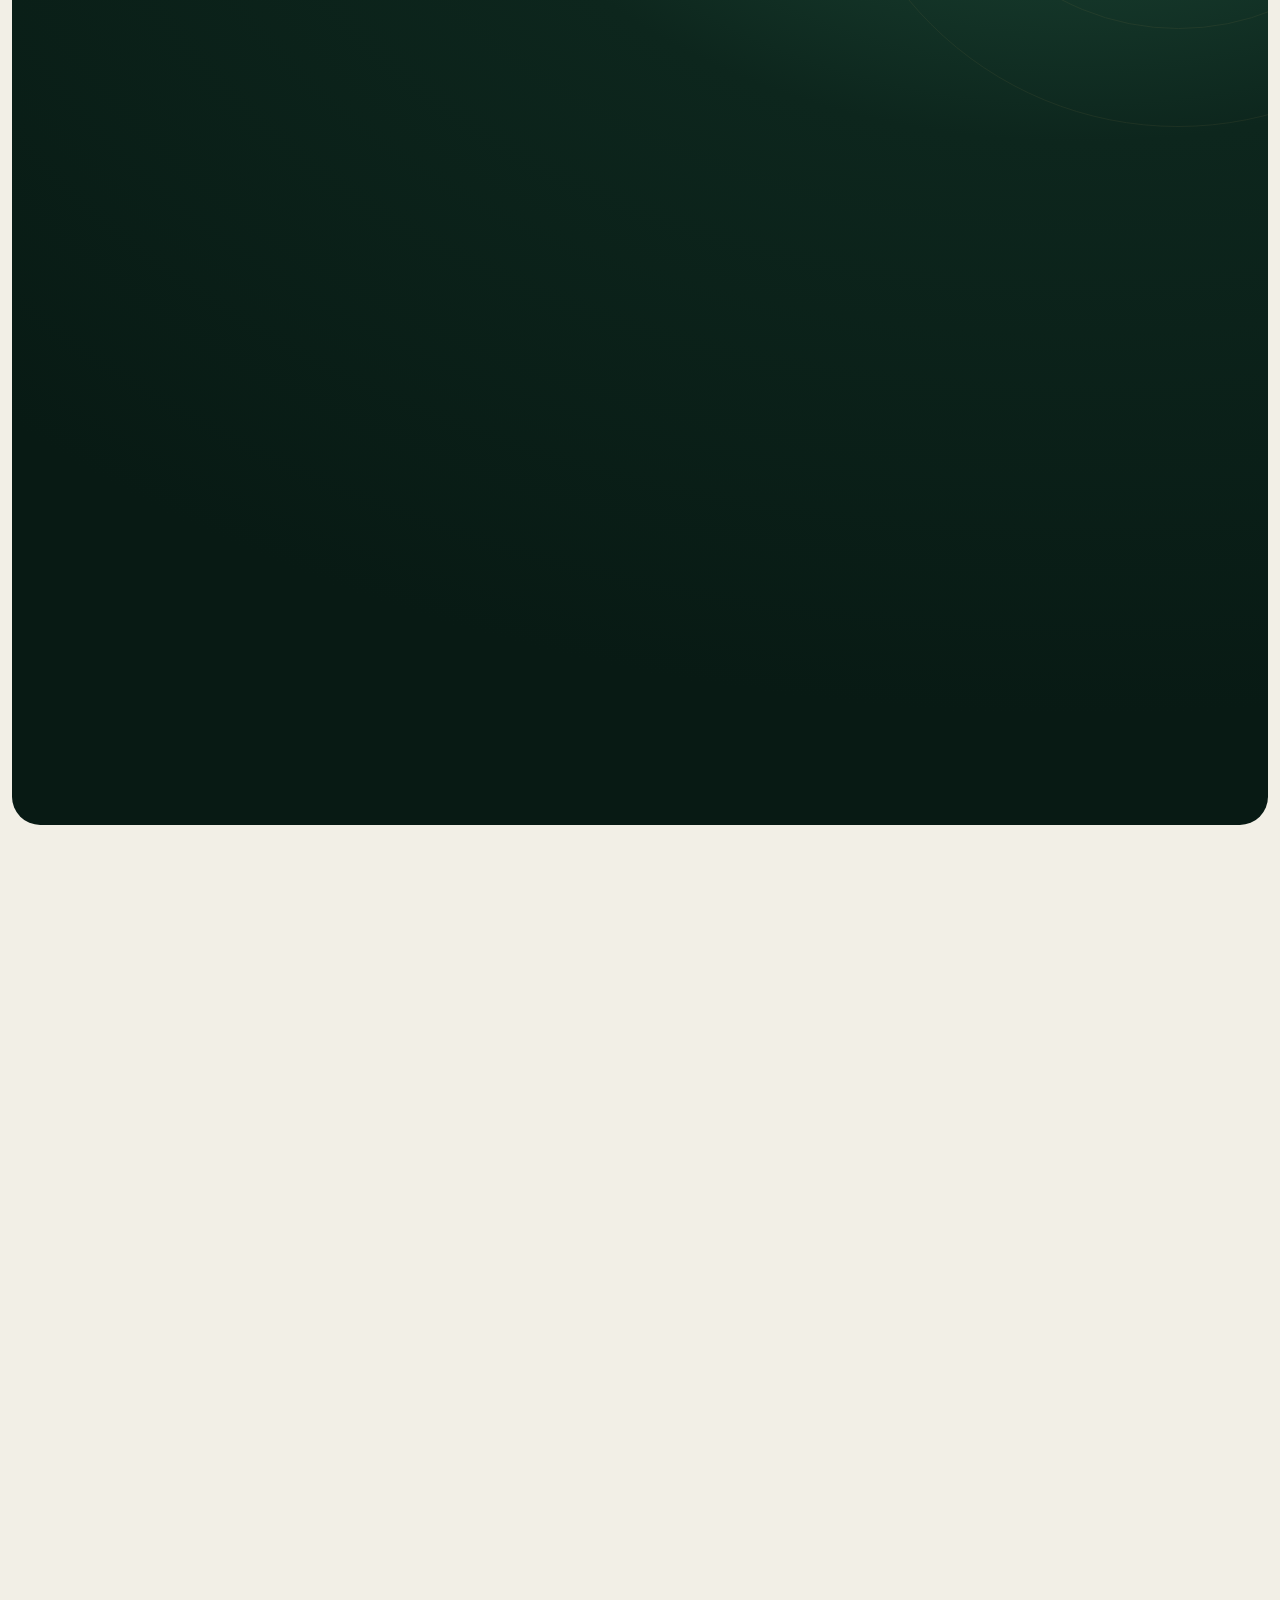
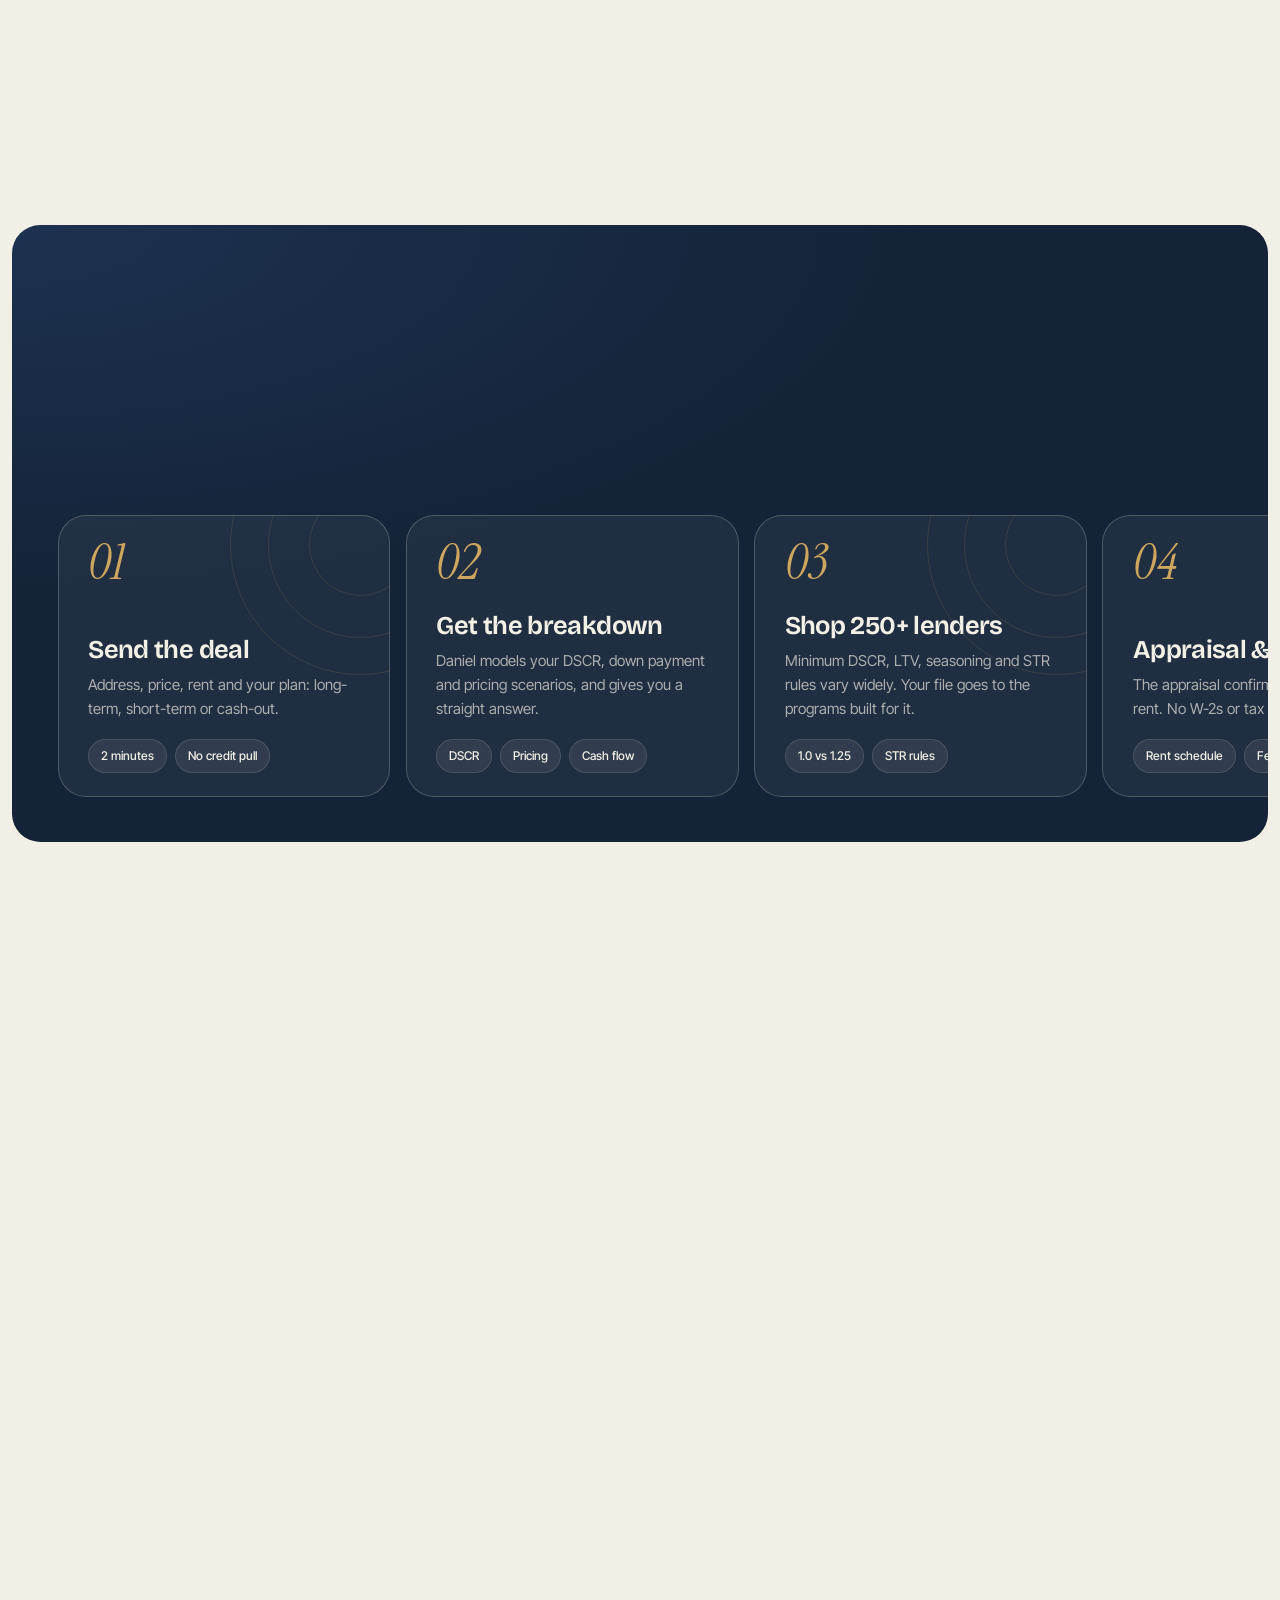
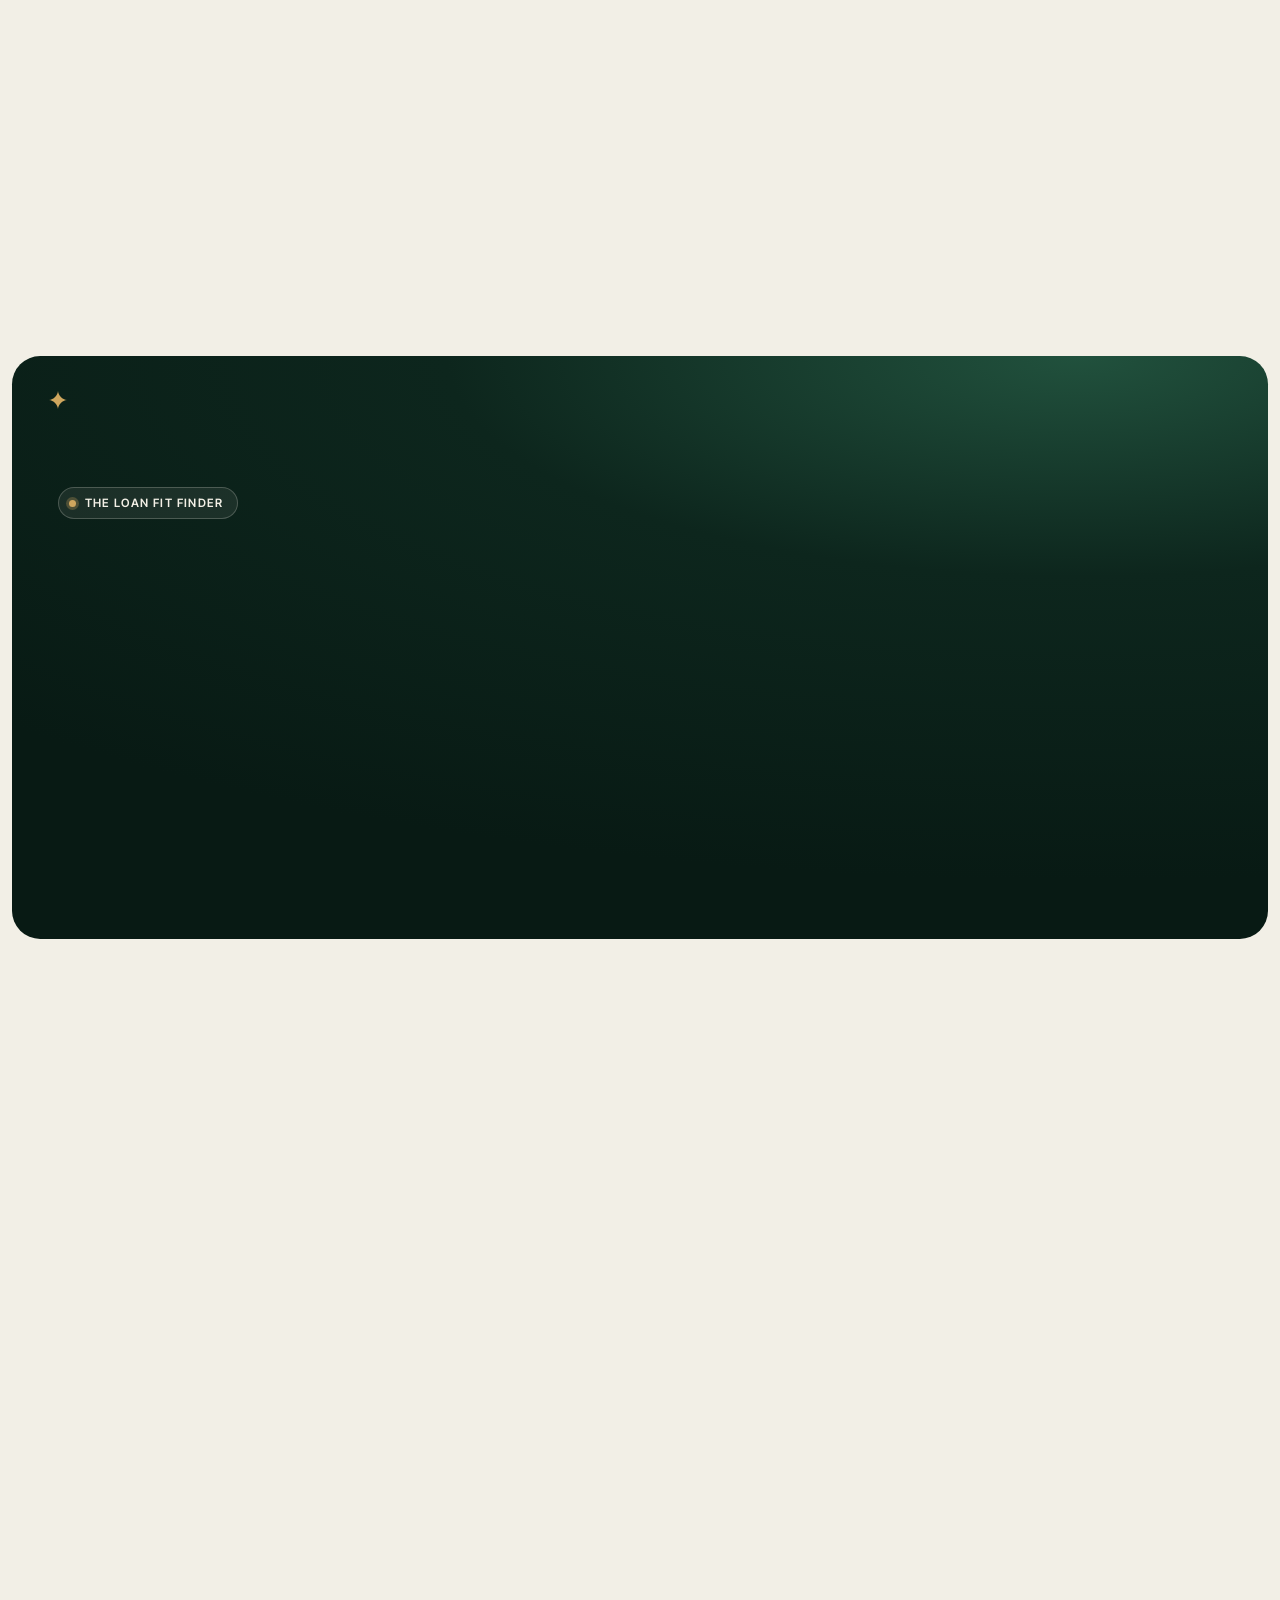
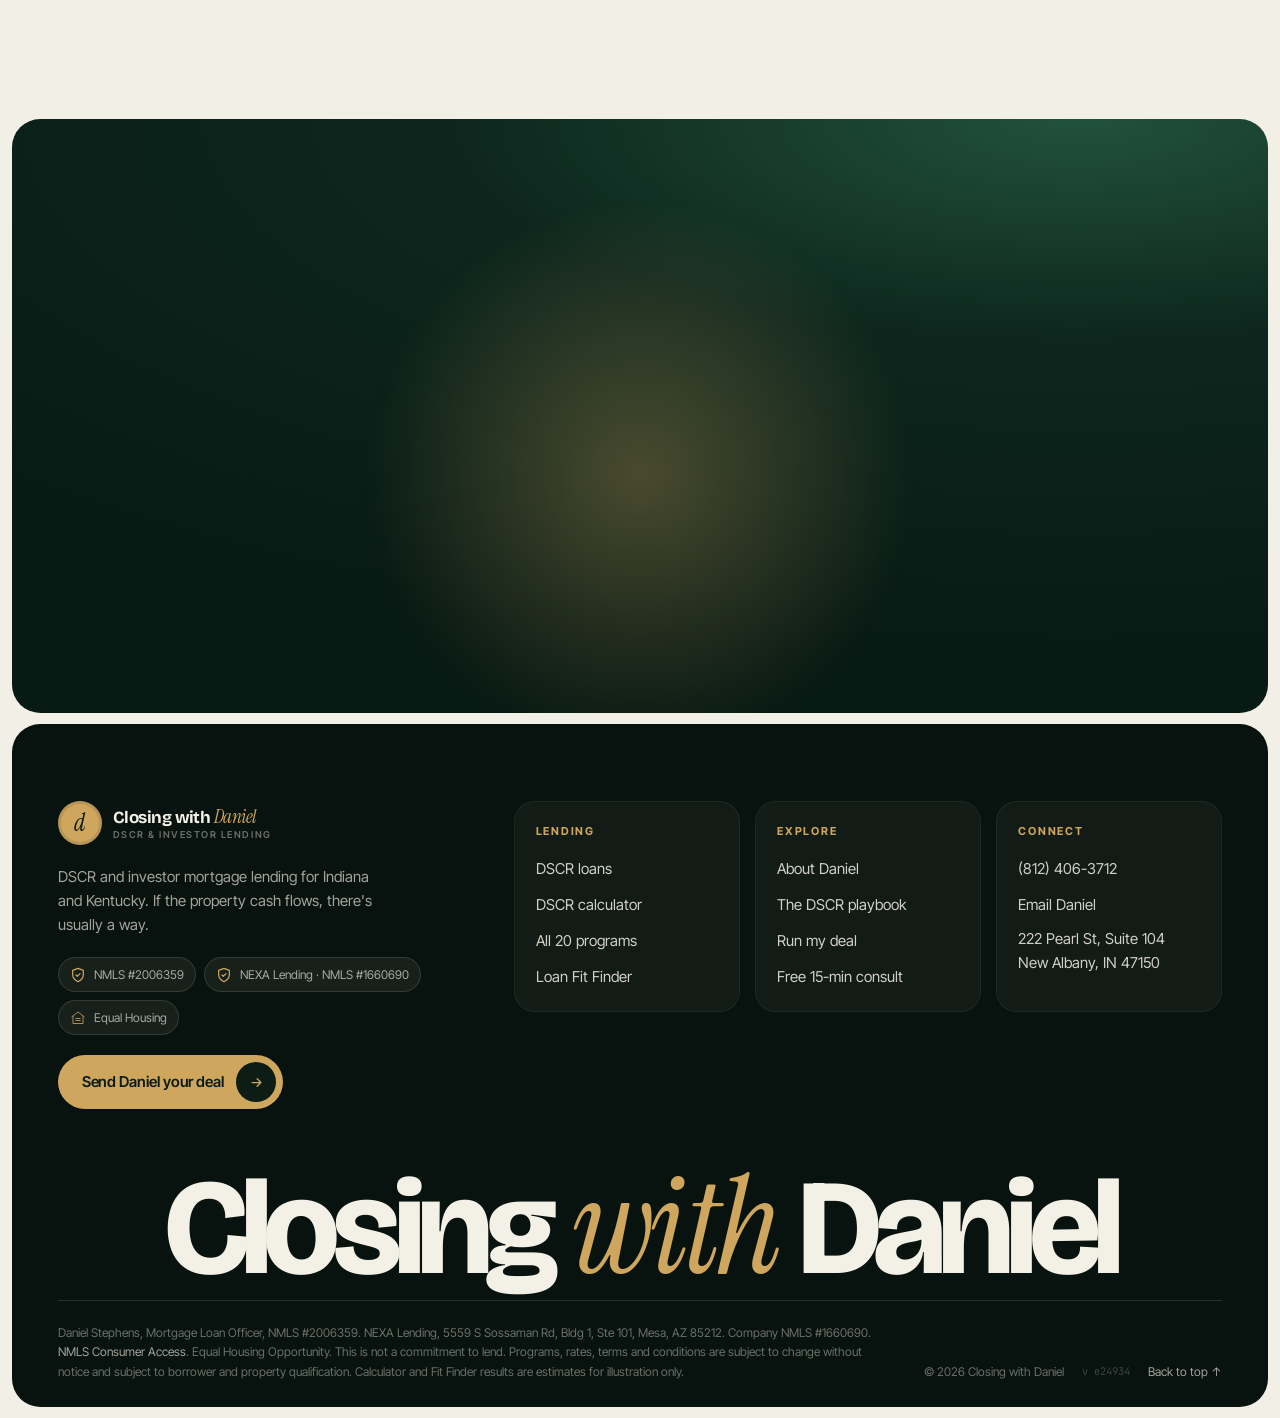
<file: dscr-loans.html>
<!doctype html>
<html lang="en" class="anim">
<head>
<meta charset="utf-8">
<meta name="viewport" content="width=device-width, initial-scale=1, viewport-fit=cover">
<title>DSCR Loans in Indiana & Kentucky | Closing with Daniel</title>
<meta name="description" content="How DSCR loans work, what you need, and a live calculator to test your deal. Single-family, 2–4 units, short-term rentals, cash-out refinance.">
<meta name="theme-color" content="#0d261d">
<link rel="canonical" href="https://www.closingwithdaniel.com/dscr-loans.html">
<meta property="og:type" content="website">
<meta property="og:title" content="DSCR Loans in Indiana & Kentucky | Closing with Daniel">
<meta property="og:description" content="How DSCR loans work, what you need, and a live calculator to test your deal. Single-family, 2–4 units, short-term rentals, cash-out refinance.">
<meta property="og:image" content="assets/img/daniel.jpg">
<meta name="twitter:card" content="summary_large_image">
<link rel="icon" href="data:image/svg+xml,%3Csvg xmlns='http://www.w3.org/2000/svg' viewBox='0 0 64 64'%3E%3Ccircle cx='32' cy='32' r='32' fill='%23cfa65e'/%3E%3Ctext x='32' y='44' text-anchor='middle' font-family='Georgia,serif' font-style='italic' font-size='34' fill='%230e1c16'%3Ed%3C/text%3E%3C/svg%3E">
<link rel="preload" href="assets/fonts/bricolage.woff2" as="font" type="font/woff2" crossorigin>
<link rel="preload" href="assets/fonts/instrument-serif-italic.woff2" as="font" type="font/woff2" crossorigin>
<link rel="preload" href="assets/fonts/inter-tight.woff2" as="font" type="font/woff2" crossorigin>
<link rel="stylesheet" href="assets/css/style.css?v=e2428b8d5e">
<script>
(function(d){var h=d.documentElement;h.classList.add('js');
var r=window.matchMedia&&matchMedia('(prefers-reduced-motion: reduce)').matches;if(r){h.classList.add('reduced');h.classList.remove('anim');}
try{if(sessionStorage.getItem('cwd-visited'))h.classList.add('no-preload');else sessionStorage.setItem('cwd-visited','1');if(sessionStorage.getItem('cwd-nav')){h.classList.add('curtain-in');h.classList.add('no-preload');sessionStorage.setItem('cwd-visited','1');}}catch(e){h.classList.add('no-preload');}
setTimeout(function(){h.classList.remove('curtain-in');},5000);
setTimeout(function(){if(!window.__animReady){h.classList.remove('anim','curtain-in');var p=d.querySelector('.preloader');if(p)p.remove();}},3500);
})(document);
</script>
<script type="application/ld+json">{"@context": "https://schema.org", "@type": "FAQPage", "mainEntity": [{"@type": "Question", "name": "Do I need to show W-2s or tax returns?", "acceptedAnswer": {"@type": "Answer", "text": "No. A DSCR loan qualifies on the property's rental income compared with its payment (PITIA), not on your personal income. Credit, reserves and down payment still matter, but your tax returns and write-offs don't work against you."}}, {"@type": "Question", "name": "What DSCR ratio do I need?", "acceptedAnswer": {"@type": "Answer", "text": "It depends on the lender. Some programs want a 1.25 minimum, others work at 1.0, and a few will go below 1.0. With access to 250+ lenders, Daniel matches the deal to the program instead of forcing it into one box."}}, {"@type": "Question", "name": "Can I use Airbnb or VRBO income?", "acceptedAnswer": {"@type": "Answer", "text": "Often, yes. Many programs now accept short-term rental income, and some will qualify using AirDNA market projections. That's exactly how one of Daniel's clients turned a long-term-rent 'no' into a closed cash-out refinance."}}, {"@type": "Question", "name": "What property types qualify?", "acceptedAnswer": {"@type": "Answer", "text": "Single-family rentals, 2\u20134 unit multifamily (duplex, triplex, quad), short-term rentals, and most condos and townhomes. Condo warrantability rules can apply depending on the lender."}}, {"@type": "Question", "name": "Can I buy or refinance in my LLC?", "acceptedAnswer": {"@type": "Answer", "text": "Many DSCR programs allow you to close in an LLC. Tell Daniel how you hold title today and he'll line up programs that fit your structure."}}, {"@type": "Question", "name": "How much do I need to put down?", "acceptedAnswer": {"@type": "Answer", "text": "Down payment depends on the lender, your credit and the property. It's one of the biggest levers on your DSCR, which is why the calculator lets you test it. Daniel will show you the trade-offs side by side."}}, {"@type": "Question", "name": "Can I use a DSCR loan for a flip?", "acceptedAnswer": {"@type": "Answer", "text": "Not usually. DSCR loans are built for rentals you plan to hold. For a fix-and-flip, a private or hard money loan is often the better tool, and Daniel can place those too."}}, {"@type": "Question", "name": "How fast can we close?", "acceptedAnswer": {"@type": "Answer", "text": "The team averages a 17-day close. Every file is different, but fewer income documents means fewer hold-ups, and repeat deals move faster once you've been through it once."}}]}</script>
</head>
<body>
<a class="skip" href="#main">Skip to content</a>
<div class="preloader" aria-hidden="true">
  <div class="pl-stage">
    <div class="pl-mark"><svg viewBox="0 0 120 120"><circle class="pl-ring" cx="60" cy="60" r="56"/><circle class="pl-ring pl-ring--2" cx="60" cy="60" r="48"/></svg><span class="pl-disc"><span class="pl-d">d</span></span></div>
    <div class="pl-word"><span class="pl-w"><span class="pl-ch"><i>C</i></span><span class="pl-ch"><i>l</i></span><span class="pl-ch"><i>o</i></span><span class="pl-ch"><i>s</i></span><span class="pl-ch"><i>i</i></span><span class="pl-ch"><i>n</i></span><span class="pl-ch"><i>g</i></span></span><span class="pl-w pl-w--serif"><span class="pl-ch s"><i>w</i></span><span class="pl-ch s"><i>i</i></span><span class="pl-ch s"><i>t</i></span><span class="pl-ch s"><i>h</i></span></span><span class="pl-w"><span class="pl-ch"><i>D</i></span><span class="pl-ch"><i>a</i></span><span class="pl-ch"><i>n</i></span><span class="pl-ch"><i>i</i></span><span class="pl-ch"><i>e</i></span><span class="pl-ch"><i>l</i></span></span></div>
    <div class="pl-sub"><span>DSCR &amp; investor lending</span><i></i><span>Indiana &amp; Kentucky</span><i></i><span>NMLS #2006359</span></div>
    <div class="pl-tag"><span class="pl-line"><span>Let the property <em>qualify</em> itself.</span></span></div>
  </div>
  <div class="pl-foot"><span class="pl-count">000</span><span class="pl-bar"><i></i></span><span class="pl-place">New Albany, IN</span></div>
</div>
<div class="curtain" aria-hidden="true">
  <div class="curtain__fill"></div><div class="curtain__ring"></div>
  <div class="curtain__label"><span class="mk">d</span><b>Closing with Daniel</b><span class="curtain__house"><svg viewBox="0 0 400 300" fill="none" stroke="currentColor" stroke-width="1.4" stroke-linecap="round" stroke-linejoin="round" aria-hidden="true"><path d="M20 290h360"/><path d="M60 290V150l110-90 110 90v140"/><path d="M40 166L170 58l130 108"/><path d="M230 98V52h28v68"/><path d="M140 290v-80h60v80"/><path d="M188 252h4"/><path d="M84 180h40v40H84zM104 180v40M84 200h40"/><path d="M216 180h40v40h-40zM236 180v40M216 200h40"/><path d="M150 120a20 20 0 0140 0v20h-40z"/><path d="M300 290v-60c0-20 30-20 30 0v60M315 232v58"/><path d="M330 250c18-6 30 4 30 18M340 290c0-24 30-30 40-14"/></svg></span><small>Closing with Daniel · DSCR &amp; investor lending</small></div>
</div>
<script>try{var l=sessionStorage.getItem('cwd-label');if(l&&document.documentElement.classList.contains('curtain-in'))document.querySelector('.curtain__label b').textContent=l;}catch(e){}</script>
<header class="header">
  <div class="header__bar">
    <a class="brand" href="index.html" aria-label="Closing with Daniel, home">
      <span class="brand__mark" aria-hidden="true">d</span>
      <span class="brand__text"><span class="brand__name">Closing with <em>Daniel</em></span><span class="brand__sub">DSCR &amp; investor lending</span></span>
    </a>
    <nav class="nav" aria-label="Primary"><a href="index.html">Home</a><a href="dscr-loans.html" aria-current="page">DSCR Loans</a><a href="loan-programs.html">Programs</a><a href="about.html">About</a><a href="learn.html">Learn</a><a href="contact.html">Contact</a></nav>
    <div class="header__cta">
      <a class="header__phone" href="tel:+18124063712" aria-label="Call (812) 406-3712"><svg viewBox="0 0 24 24" fill="none" stroke="currentColor" stroke-width="1.8" stroke-linecap="round" stroke-linejoin="round" aria-hidden="true"><path d="M22 16.9v3a2 2 0 01-2.2 2 19.8 19.8 0 01-8.6-3.1 19.5 19.5 0 01-6-6A19.8 19.8 0 012.1 4.2 2 2 0 014.1 2h3a2 2 0 012 1.7c.1.9.4 1.8.7 2.7a2 2 0 01-.5 2.1L8 9.8a16 16 0 006 6l1.3-1.3a2 2 0 012.1-.4c.9.3 1.8.6 2.7.7a2 2 0 011.7 2z"/></svg><span>(812) 406-3712</span></a>
      <a class="btn btn--sm" href="contact.html" data-magnetic>Run my deal <span class="ic"><svg viewBox="0 0 24 24" fill="none" stroke="currentColor" stroke-width="2" stroke-linecap="round" stroke-linejoin="round" aria-hidden="true"><path d="M5 12h14M13 6l6 6-6 6"/></svg></span></a>
      <button class="menu-btn" aria-expanded="false" aria-controls="site-menu"><span class="menu-btn__lines" aria-hidden="true"></span><span class="menu-btn__label">Menu</span></button>
    </div>
  </div>
</header>
<div class="menu" id="site-menu" aria-hidden="true">
  <div class="container menu__inner">
    <ul class="menu__list"><li><a href="index.html"><span class="n">01</span><span>Home</span></a></li><li class="is-current"><a href="dscr-loans.html" aria-current="page"><span class="n">02</span><span>DSCR <em>Loans</em></span><span class="here">You're here</span></a></li><li><a href="loan-programs.html"><span class="n">03</span><span>Loan <em>Programs</em></span></a></li><li><a href="about.html"><span class="n">04</span><span>About <em>Daniel</em></span></a></li><li><a href="learn.html"><span class="n">05</span><span>The <em>Playbook</em></span></a></li><li><a href="contact.html"><span class="n">06</span><span>Run my <em>deal</em></span></a></li></ul>
    <div class="menu__aside">
      <div class="menu__card">
        <span class="eyebrow">Free · 15 minutes</span>
        <p class="h4">Not sure where to start? Talk it through with Daniel before anything official.</p>
        <a class="btn btn--sm" href="contact.html#consult">Book a consult <span class="ic"><svg viewBox="0 0 24 24" fill="none" stroke="currentColor" stroke-width="2" stroke-linecap="round" stroke-linejoin="round" aria-hidden="true"><path d="M5 12h14M13 6l6 6-6 6"/></svg></span></a>
      </div>
      <div class="menu__meta">
        <a href="tel:+18124063712">(812) 406-3712</a>
        <a href="mailto:dstephens@nexamortgage.com">dstephens@nexamortgage.com</a>
        <span>222 Pearl St, Suite 104, New Albany, IN 47150</span>
      </div>
    </div>
  </div>
</div>
<main id="main">
<!-- ================= PAGE HERO ================= -->
<section class="panel panel--plum phero" data-inview>
  <div class="hero__bg" aria-hidden="true"><div class="hero__glow hero__glow--a" style="left:85%;top:10%"></div><div class="hero__glow hero__glow--b"></div></div>
  <span class="phero__big" aria-hidden="true">DSCR</span>
  <span class="sparkle" style="left:48%;top:24%;width:20px;height:20px"><svg viewBox="0 0 24 24" fill="currentColor" aria-hidden="true"><path d="M12 0c.6 6.2 5.8 11.4 12 12-6.2.6-11.4 5.8-12 12-.6-6.2-5.8-11.4-12-12C6.2 11.4 11.4 6.2 12 0z"/></svg></span>
  <div class="container">
    <div class="phero__grid">
      <div class="phero__text">
        <nav class="phero__crumbs" aria-label="Breadcrumb" data-reveal><a href="index.html">Home</a><i></i><span>DSCR Loans</span></nav>
        <h1 class="h1 split"><span class="line"><span>Financing built</span></span><span class="line"><span>for <em class="swash">investors,</em></span></span><span class="line"><span>not paperwork.</span></span></h1>
        <p class="lead" data-reveal>DSCR loans answer one question: does the property earn enough to cover its own payment? If yes, you may qualify without W-2s, tax returns or proof of personal income.</p>
        <div class="btn-row" data-reveal><a class="btn" href="#calculator" data-magnetic>Test my deal <span class="ic"><svg viewBox="0 0 24 24" fill="none" stroke="currentColor" stroke-width="2" stroke-linecap="round" stroke-linejoin="round" aria-hidden="true"><path d="M5 12h14M13 6l6 6-6 6"/></svg></span></a><a class="tlink" href="#fit-finder">Take the Fit Finder <svg viewBox="0 0 24 24" fill="none" stroke="currentColor" stroke-width="2" stroke-linecap="round" stroke-linejoin="round" aria-hidden="true"><path d="M5 12h14M13 6l6 6-6 6"/></svg></a></div>
      </div>
      <div class="phero__cards">
        <div class="itile" data-reveal="scale">
          <img fetchpriority="high" decoding="async" src="assets/img/p-street.webp" alt="Rental house on a tree-lined street" width="1400" height="933">
          <span class="tag">Purchase · Refi · Cash-out</span>
          <h3 class="h3">The property <em>qualifies itself.</em></h3>
        </div>
        <div class="glass" data-reveal><b><span data-count="250">250</span><sup>+</sup></b><span>lenders, one application</span></div>
        <div class="glass" data-reveal><b>0</b><span>tax returns needed to qualify</span></div>
      </div>
    </div>
  </div>
</section>

<!-- ================= FORMULA ================= -->
<section class="section">
  <div class="container">
    <div class="head" data-inview>
      <div><span class="eyebrow" data-reveal>In plain English</span><h2 class="h2 split"><span class="line"><span>One question.</span></span><span class="line"><span>Does it <em class="swash">pay for itself?</em></span></span></h2></div>
      <div class="head__aside"><p class="lead" data-reveal>DSCR stands for Debt Service Coverage Ratio. Lenders divide the property's monthly rent by its full monthly payment: principal, interest, taxes, insurance and HOA.</p></div>
    </div>
    <div class="formula">
      <div class="tile tile--paper" data-reveal><span class="kicker">Monthly rental income</span><div><div class="big">$2,000</div><p class="p-dim" style="margin-top:8px">Lease, market rent, or STR projections.</p></div></div>
      <div class="formula__op" aria-hidden="true">÷</div>
      <div class="tile tile--paper" data-reveal><span class="kicker">Monthly PITIA</span><div><div class="big">$1,650</div><p class="p-dim" style="margin-top:8px">Principal, interest, taxes, insurance &amp; HOA.</p></div></div>
      <div class="formula__op" aria-hidden="true">=</div>
      <div class="tile tile--plum" data-reveal><span class="kicker">DSCR</span><div><div class="big gold">1.21</div><p class="p-dim" style="margin-top:8px">Cash-flowing. Solid approval territory.</p></div><span class="rings-tex" aria-hidden="true" style="color:var(--gold)"></span></div>
    </div>
    <div class="bands" data-reveal>
      <div class="bands__bar"><i></i></div>
      <div class="bands__legend">
        <div><b>Below 1.0</b><span>Negative cash flow. Possible in some programs, harder to place.</span></div>
        <div class="mid"><b>1.0</b><span>Break-even</span></div>
        <div><b>Above 1.0</b><span>Cash-flowing. Lenders are comfortable here, and pricing sharpens as it climbs.</span></div>
      </div>
    </div>
  </div>
</section>

<!-- ================= CALCULATOR ================= -->
<section class="panel panel--plum section" id="calculator">
  <span class="rings-tex" aria-hidden="true" style="color:var(--gold);width:700px;height:700px;right:-260px;top:-300px;opacity:.08"></span>
  <div class="container">
    <div class="head" data-inview>
      <div><span class="eyebrow" data-reveal>DSCR calculator</span><h2 class="h2 split"><span class="line"><span>Does your deal</span></span><span class="line"><span><em class="swash">pencil?</em></span></span></h2></div>
      <div class="head__aside"><p class="lead" data-reveal>Adjust price, rent, down payment and rate. Your DSCR, PITIA and cash flow update live. When it looks right, send it to Daniel with one click; the numbers come with it.</p></div>
    </div>
    <div class="calc" data-calc data-reveal>
  <div class="calc__inputs">
    <div class="calc__mode" role="group" aria-label="Rental strategy">
      <button type="button" data-mode="ltr" aria-pressed="true">Long-term rental</button>
      <button type="button" data-mode="str" aria-pressed="false">Short-term rental</button>
    </div>
    <div class="field-range">
      <div class="field-range__top"><label for="c-price">Purchase price</label><output for="c-price">$285,000</output></div>
      <input id="c-price" name="price" type="range" min="75000" max="1000000" step="5000" value="285000">
    </div>
    <div class="field-range">
      <div class="field-range__top"><label for="c-rent">Monthly rent (long-term lease)</label><output for="c-rent">$2,400</output></div>
      <input id="c-rent" name="rent" type="range" min="600" max="9000" step="25" value="2400">
    </div>
    <div class="calc__row2">
      <div class="field-range">
        <div class="field-range__top"><label for="c-down">Down payment</label><output for="c-down">25%</output></div>
        <input id="c-down" name="down" type="range" min="15" max="45" step="1" value="25">
      </div>
      <div class="field-range">
        <div class="field-range__top"><label for="c-rate">Interest rate</label><output for="c-rate">7.25%</output></div>
        <input id="c-rate" name="rate" type="range" min="5" max="10.5" step="0.125" value="7.25">
      </div>
    </div>
    <div class="calc__row2">
      <div class="field-range">
        <div class="field-range__top"><label for="c-tax">Property taxes / yr</label><output for="c-tax">$2,800</output></div>
        <input id="c-tax" name="tax" type="range" min="0" max="15000" step="100" value="2800">
      </div>
      <div class="field-range">
        <div class="field-range__top"><label for="c-ins">Insurance / yr</label><output for="c-ins">$1,500</output></div>
        <input id="c-ins" name="ins" type="range" min="0" max="8000" step="50" value="1500">
      </div>
    </div>
    <div class="field-range">
      <div class="field-range__top"><label for="c-hoa">HOA / mo</label><output for="c-hoa">$0</output></div>
      <input id="c-hoa" name="hoa" type="range" min="0" max="800" step="10" value="0">
    </div>
    <p class="calc__tip"><span>✦</span><span><b>Long-term rent not quite clearing?</b> Flip to short-term rental. Some lenders qualify Airbnb and VRBO properties on AirDNA market projections, which is exactly how one of Daniel's “no” deals closed.</span></p>
  </div>
  <div class="calc__out" aria-live="polite">
    <div class="calc__score">
      <div><span class="k">Your DSCR</span><br><b data-out="dscr">1.24</b></div>
      <div class="verdict" data-tone="good"><i></i><span>Approvable</span></div>
    </div>
    <div>
      <div class="meter"><i></i></div>
      <div class="meter-scale"><span>0.50</span><span>1.00</span><span>1.25</span><span>1.75+</span></div>
    </div>
    <p class="calc__msg">Break-even or better.</p>
    <dl class="calc__breakdown">
      <div><dt>Loan amount</dt><dd data-out="loan">$213,750</dd></div>
      <div><dt>Principal &amp; interest</dt><dd data-out="pi">$1,458</dd></div>
      <div><dt>Taxes, insurance &amp; HOA</dt><dd data-out="ti">$358</dd></div>
      <div class="total"><dt>Total PITIA</dt><dd data-out="pitia">$1,816</dd></div>
      <div><dt>Monthly rent</dt><dd data-out="rent">$2,400</dd></div>
      <div class="cf"><dt>Est. cash flow before vacancy &amp; repairs</dt><dd data-out="cf" class="pos">+$584/mo</dd></div>
    </dl>
    <a class="btn" href="contact.html" data-send data-magnetic>Send this deal to Daniel <span class="ic"><svg viewBox="0 0 24 24" fill="none" stroke="currentColor" stroke-width="2" stroke-linecap="round" stroke-linejoin="round" aria-hidden="true"><path d="M5 12h14M13 6l6 6-6 6"/></svg></span></a>
    <p class="calc__note">30-year amortization. Estimates for illustration only, not a loan offer. Actual qualifying DSCR, rate and terms depend on the lender, credit, appraisal and market rent.</p>
  </div>
</div>

  </div>
</section>

<!-- ================= PROPERTY TYPES ================= -->
<section class="section">
  <div class="container">
    <div class="head" data-inview>
      <div><span class="eyebrow" data-reveal>Eligible properties</span><h2 class="h2 split"><span class="line"><span>Built for the way</span></span><span class="line"><span>you <em class="swash">actually invest.</em></span></span></h2></div>
      <div class="head__aside"><p class="lead" data-reveal>More doors qualify than most investors realize. Each property stands on its own, so the portfolio keeps growing.</p></div>
    </div>
    <div class="bento">
      <div class="itile c-6" style="min-height:380px" data-reveal><img src="assets/img/p-sfr.webp" alt="Single-family house" loading="lazy" width="1400" height="930"><span class="tag">SFR</span><h3 class="h3">Single-family <em>rentals</em></h3><p>Purchase or refinance. The cleanest DSCR file there is.</p></div>
      <div class="itile c-6" style="min-height:380px" data-reveal><img src="assets/img/p-porch.webp" alt="Large porch house" loading="lazy" width="1400" height="933"><span class="tag">2–4 units</span><h3 class="h3">Small <em>multifamily</em></h3><p>Duplex, triplex, quad. Rent from every unit counts toward DSCR.</p></div>
      <div class="itile c-4" data-reveal><img src="assets/img/p-cabin.webp" alt="Cabin rental at dusk" loading="lazy" width="1400" height="933"><span class="tag">STR</span><h3 class="h3">Short-term <em>rentals</em></h3><p>Airbnb and VRBO income, including AirDNA projections with select lenders.</p></div>
      <div class="itile c-4" data-reveal><img src="assets/img/p-condo.webp" alt="Bright condo interior" loading="lazy" width="1400" height="934"><span class="tag">Condo</span><h3 class="h3">Condos &amp; <em>townhomes</em></h3><p>Eligible in most cases. Warrantability rules may apply.</p></div>
      <div class="tile tile--gold c-4" data-reveal><span class="kicker" style="color:rgba(var(--ink-rgb), .7)">Equity play</span><div><h3 class="h3">Cash-out <em style="color:var(--plum-700)">refinance</em></h3><p style="margin-top:10px;color:rgba(var(--ink-rgb), .72)">Pull equity from a rental to fund the next one, qualified on the property, not your paycheck.</p></div></div>
    </div>
  </div>
</section>

<!-- ================= PROCESS ================= -->
<div class="hs-pin" data-hs>
<section class="panel panel--teal section hs">
  <div class="container">
    <div class="hs__head" data-inview>
      <div><span class="eyebrow" data-reveal>How it works</span><h2 class="h2 split" style="margin-top:22px"><span class="line"><span>Deal to keys</span></span><span class="line"><span>in <em class="swash">five moves.</em></span></span></h2></div>
      <div class="hs__aside">
        <div class="route" data-reveal>
          <div class="route__top"><span class="hs__count">Step <b data-hs-step>01</b> / 05</span><span class="hs__hint"><span class="d">Scroll to explore</span><span class="m">Swipe</span> →</span></div>
          <div class="route__track"><div class="route__line"><i></i></div><ol class="route__nodes"><li class="is-on"><span class="route__dot"><svg viewBox="0 0 24 24" fill="none" stroke="currentColor" stroke-width="1.7" stroke-linecap="round" stroke-linejoin="round" aria-hidden="true"><path d="M21 3L10 14"/><path d="M21 3l-7 18-4-7-7-4z"/></svg></span><span class="route__lbl">Send</span></li><li><span class="route__dot"><svg viewBox="0 0 24 24" fill="none" stroke="currentColor" stroke-width="1.7" stroke-linecap="round" stroke-linejoin="round" aria-hidden="true"><path d="M4 20V10M10 20V4M16 20v-7M22 20H2"/></svg></span><span class="route__lbl">Model</span></li><li><span class="route__dot"><svg viewBox="0 0 24 24" fill="none" stroke="currentColor" stroke-width="1.7" stroke-linecap="round" stroke-linejoin="round" aria-hidden="true"><circle cx="10.5" cy="10.5" r="6.5"/><path d="M20 20l-4.8-4.8"/><path d="M8 10.5h5M10.5 8v5"/></svg></span><span class="route__lbl">Shop</span></li><li><span class="route__dot"><svg viewBox="0 0 24 24" fill="none" stroke="currentColor" stroke-width="1.7" stroke-linecap="round" stroke-linejoin="round" aria-hidden="true"><path d="M12 21s8-4 8-10V5l-8-3-8 3v6c0 6 8 10 8 10z"/><path d="M8.5 12l2.5 2.5 4.5-5"/></svg></span><span class="route__lbl">Approve</span></li><li><span class="route__dot"><svg viewBox="0 0 24 24" fill="none" stroke="currentColor" stroke-width="1.7" stroke-linecap="round" stroke-linejoin="round" aria-hidden="true"><circle cx="8" cy="15" r="4"/><path d="M11 12l9-9M17 6l3 3M15 8l2 2"/></svg></span><span class="route__lbl">Close</span></li></ol></div>
        </div>
        <div class="hs__strip" data-reveal>
          <div class="hs__gold"><span class="ic"><svg viewBox="0 0 24 24" fill="none" stroke="currentColor" stroke-width="1.7" stroke-linecap="round" stroke-linejoin="round" aria-hidden="true"><circle cx="8" cy="15" r="4"/><path d="M11 12l9-9M17 6l3 3M15 8l2 2"/></svg></span><div><b>17<small>days</small></b><span>average close</span></div></div>
          <div class="hs__pill"><b>250<small>+</small></b><span>lenders</span></div>
          <div class="hs__pill"><b>0</b><span>tax returns</span></div>
        </div>
      </div>
    </div>
  </div>
  <div class="hs-viewport">
    <div class="hs__track">
      <article class="hs__card"><span class="rings-tex" aria-hidden="true" style="color:var(--gold)"></span><span class="num">01</span><div><h3 class="h3">Send the deal</h3><p>Address, price, rent and your plan: long-term, short-term or cash-out.</p><div class="chips"><span class="chip">2 minutes</span><span class="chip">No credit pull</span></div></div></article>
      <article class="hs__card"><span class="num">02</span><div><h3 class="h3">Get the breakdown</h3><p>Daniel models your DSCR, down payment and pricing scenarios, and gives you a straight answer.</p><div class="chips"><span class="chip">DSCR</span><span class="chip">Pricing</span><span class="chip">Cash flow</span></div></div></article>
      <article class="hs__card"><span class="rings-tex" aria-hidden="true" style="color:var(--gold)"></span><span class="num">03</span><div><h3 class="h3">Shop 250+ lenders</h3><p>Minimum DSCR, LTV, seasoning and STR rules vary widely. Your file goes to the programs built for it.</p><div class="chips"><span class="chip">1.0 vs 1.25</span><span class="chip">STR rules</span></div></div></article>
      <article class="hs__card"><span class="num">04</span><div><h3 class="h3">Appraisal &amp; approval</h3><p>The appraisal confirms value and market rent. No W-2s or tax returns to chase.</p><div class="chips"><span class="chip">Rent schedule</span><span class="chip">Fewer docs</span></div></div></article>
      <article class="hs__card hs__card--gold"><span class="num">05</span><div><h3 class="h3">Close &amp; repeat</h3><p>Fewer documents, fewer delays. The second deal is faster than the first, and the tenth faster still.</p><div class="chips"><span class="chip">17-day avg close</span><span class="chip">Deal #2 faster</span></div></div></article>
    </div>
  </div>
</section>
</div>

<!-- ================= PAPERWORK + FIT ================= -->
<section class="section">
  <div class="container">
    <div class="head" data-inview>
      <div><span class="eyebrow" data-reveal>Paperwork &amp; fit</span><h2 class="h2 split"><span class="line"><span>What we'll ask for.</span></span><span class="line"><span>What we <em class="swash">won't.</em></span></span></h2></div>
      <div class="head__aside"><p class="lead" data-reveal>Daniel would rather give you an honest read on day one than surprise you at the closing table.</p></div>
    </div>
    <div class="bento">
      <div class="tile tile--paper c-6" data-reveal style="justify-content:flex-start">
        <span class="kicker">Typically needed</span>
        <ul class="list list--tag">
          <li><span>Purchase contract or mortgage statement</span><span>Deal</span></li>
          <li><span>Lease or market rent analysis</span><span>Income</span></li>
          <li><span>AirDNA projection (short-term rentals)</span><span>STR</span></li>
          <li><span>Bank statements for down payment &amp; reserves</span><span>Assets</span></li>
          <li><span>Credit authorization</span><span>Credit</span></li>
          <li><span>LLC documents, if closing in an entity</span><span>Entity</span></li>
        </ul>
      </div>
      <div class="tile tile--blush c-6" data-reveal style="justify-content:flex-start">
        <span class="kicker">Not needed to qualify</span>
        <ul class="list list--tag list--strike">
          <li><span>Personal tax returns</span><span>Skip</span></li>
          <li><span>W-2s &amp; pay stubs</span><span>Skip</span></li>
          <li><span>Employment verification</span><span>Skip</span></li>
          <li><span>Debt-to-income calculations</span><span>Skip</span></li>
          <li><span>Explaining your write-offs</span><span>Skip</span></li>
        </ul>
      </div>
      <div class="tile tile--plum c-6" data-reveal style="justify-content:flex-start">
        <h3 class="h3" style="display:flex;align-items:center;gap:12px"><i style="width:38px;height:38px;border-radius:50%;display:grid;place-items:center;font-style:normal;background:var(--gold);color:var(--ink)">✓</i>Good fit</h3>
        <ul class="list"><li>Cash-flowing rental properties</li><li>Investors with tax-heavy returns</li><li>Scaling beyond 2–3 properties</li><li>Short-term rental strategies</li><li>Self-employed investors</li></ul>
      </div>
      <div class="tile tile--sand c-6" data-reveal style="justify-content:flex-start">
        <h3 class="h3" style="display:flex;align-items:center;gap:12px"><i style="width:38px;height:38px;border-radius:50%;display:grid;place-items:center;font-style:normal;background:rgba(var(--ink-rgb), .1)">!</i>Tougher fit</h3>
        <ul class="list list--x"><li>Properties that don't cover the payment</li><li>Deals stretched on purchase price</li><li>Expecting owner-occupied rates</li><li>Flip projects (not a rental play)</li></ul>
        <p class="p-dim" style="font-size:14.5px">Flipping? A <a class="tlink" href="loan-programs.html" style="font-size:14.5px">private or hard money loan</a> is usually the better tool.</p>
      </div>
    </div>
  </div>
</section>

<!-- ================= FIT FINDER ================= -->
<section class="panel panel--plum section" data-inview>
  <span class="sparkle" style="left:3%;top:6%;width:18px;height:18px"><svg viewBox="0 0 24 24" fill="currentColor" aria-hidden="true"><path d="M12 0c.6 6.2 5.8 11.4 12 12-6.2.6-11.4 5.8-12 12-.6-6.2-5.8-11.4-12-12C6.2 11.4 11.4 6.2 12 0z"/></svg></span>
  <div class="container"><div class="quiz" id="fit-finder">
  <div class="quiz__intro">
    <span class="eyebrow">The Loan Fit Finder</span>
    <h2 class="h2 split"><span class="line"><span>Not sure which</span></span><span class="line"><span>loan <em class="swash">fits?</em></span></span></h2>
    <p class="lead" data-reveal>Four quick questions. Sixty seconds. Find the program that matches your deal right now, then send it straight to Daniel, already filled in.</p>
    <div class="chips" data-reveal><span class="chip">⏱ 60 seconds</span><span class="chip">🔒 No credit pull</span><span class="chip">✦ 20 programs checked</span></div>
  </div>
  <div class="quiz__card" data-quiz data-reveal="scale">
    <div class="quiz__bars" aria-hidden="true"><i></i><i></i><i></i><i></i></div>

    <div class="quiz__q" data-q="use">
      <span class="kicker">Question 01 / 04</span>
      <h3 class="h3">What's the property for?</h3>
      <div class="quiz__opts">
        <button type="button" data-v="rental"><span class="key">A</span>A rental I'll hold long-term</button>
        <button type="button" data-v="str"><span class="key">B</span>An Airbnb or VRBO short-term rental</button>
        <button type="button" data-v="flip"><span class="key">C</span>A fix-and-flip</button>
        <button type="button" data-v="home"><span class="key">D</span>A home I'll live in</button>
      </div>
    </div>

    <div class="quiz__q" data-q="income">
      <span class="kicker">Question 02 / 04</span>
      <h3 class="h3">How do your tax returns look to a bank?</h3>
      <div class="quiz__opts">
        <button type="button" data-v="w2"><span class="key">A</span>Strong, steady W-2 income</button>
        <button type="button" data-v="writeoffs"><span class="key">B</span>Lots of write-offs, so lower on paper</button>
        <button type="button" data-v="self"><span class="key">C</span>I'm self-employed</button>
        <button type="button" data-v="unsure"><span class="key">D</span>Not sure</button>
      </div>
    </div>

    <div class="quiz__q" data-q="cash">
      <span class="kicker">Question 03 / 04</span>
      <h3 class="h3">Does the rent cover the payment?</h3>
      <div class="quiz__opts">
        <button type="button" data-v="yes"><span class="key">A</span>Yes, comfortably</button>
        <button type="button" data-v="even"><span class="key">B</span>About break-even</button>
        <button type="button" data-v="no"><span class="key">C</span>Not on long-term rent</button>
        <button type="button" data-v="na"><span class="key">D</span>Doesn't apply / not sure</button>
      </div>
    </div>

    <div class="quiz__q" data-q="count">
      <span class="kicker">Question 04 / 04</span>
      <h3 class="h3">How many financed properties do you own?</h3>
      <div class="quiz__opts">
        <button type="button" data-v="0"><span class="key">A</span>None yet, this is my first</button>
        <button type="button" data-v="1"><span class="key">B</span>1 to 3</button>
        <button type="button" data-v="4"><span class="key">C</span>4 to 9</button>
        <button type="button" data-v="10"><span class="key">D</span>10 or more</button>
      </div>
      <button type="button" class="quiz__back" data-qback>← Back</button>
    </div>

    <div class="quiz__result" aria-live="polite">
      <span class="match">✓ Your best-fit starting point</span>
      <h3 class="h3" data-r-title>DSCR Loan</h3>
      <p class="muted" data-r-text></p>
      <ul data-r-list></ul>
      <div class="btn-row">
        <a class="btn btn--dark" href="contact.html" data-r-link>Send this to Daniel <span class="ic"><svg viewBox="0 0 24 24" fill="none" stroke="currentColor" stroke-width="2" stroke-linecap="round" stroke-linejoin="round" aria-hidden="true"><path d="M5 12h14M13 6l6 6-6 6"/></svg></span></a>
        <button type="button" class="restart" data-qrestart>Start over</button>
      </div>
    </div>
  </div>
</div>
</div>
</section>

<!-- ================= FAQ ================= -->
<section class="section" id="faq">
  <div class="container faq-wrap">
    <div class="sticky" data-inview>
      <span class="eyebrow" data-reveal>DSCR FAQ</span>
      <h2 class="h2 split"><span class="line"><span>Everything</span></span><span class="line"><span>investors <em class="swash">ask.</em></span></span></h2>
      <p class="lead" data-reveal>Can't find yours? Ask Daniel directly; he answers personally.</p>
      <a class="btn btn--dark" href="contact.html" data-reveal>Ask Daniel <span class="ic"><svg viewBox="0 0 24 24" fill="none" stroke="currentColor" stroke-width="2" stroke-linecap="round" stroke-linejoin="round" aria-hidden="true"><path d="M5 12h14M13 6l6 6-6 6"/></svg></span></a>
    </div>
    <div class="faq"><details data-reveal><summary>Do I need to show W-2s or tax returns?<span class="pm" aria-hidden="true"></span></summary><div class="ans"><p>No. A DSCR loan qualifies on the property's rental income compared with its payment (PITIA), not on your personal income. Credit, reserves and down payment still matter, but your tax returns and write-offs don't work against you.</p></div></details><details data-reveal><summary>What DSCR ratio do I need?<span class="pm" aria-hidden="true"></span></summary><div class="ans"><p>It depends on the lender. Some programs want a 1.25 minimum, others work at 1.0, and a few will go below 1.0. With access to 250+ lenders, Daniel matches the deal to the program instead of forcing it into one box.</p></div></details><details data-reveal><summary>Can I use Airbnb or VRBO income?<span class="pm" aria-hidden="true"></span></summary><div class="ans"><p>Often, yes. Many programs now accept short-term rental income, and some will qualify using AirDNA market projections. That's exactly how one of Daniel's clients turned a long-term-rent 'no' into a closed cash-out refinance.</p></div></details><details data-reveal><summary>What property types qualify?<span class="pm" aria-hidden="true"></span></summary><div class="ans"><p>Single-family rentals, 2–4 unit multifamily (duplex, triplex, quad), short-term rentals, and most condos and townhomes. Condo warrantability rules can apply depending on the lender.</p></div></details><details data-reveal><summary>Can I buy or refinance in my LLC?<span class="pm" aria-hidden="true"></span></summary><div class="ans"><p>Many DSCR programs allow you to close in an LLC. Tell Daniel how you hold title today and he'll line up programs that fit your structure.</p></div></details><details data-reveal><summary>How much do I need to put down?<span class="pm" aria-hidden="true"></span></summary><div class="ans"><p>Down payment depends on the lender, your credit and the property. It's one of the biggest levers on your DSCR, which is why the calculator lets you test it. Daniel will show you the trade-offs side by side.</p></div></details><details data-reveal><summary>Can I use a DSCR loan for a flip?<span class="pm" aria-hidden="true"></span></summary><div class="ans"><p>Not usually. DSCR loans are built for rentals you plan to hold. For a fix-and-flip, a private or hard money loan is often the better tool, and Daniel can place those too.</p></div></details><details data-reveal><summary>How fast can we close?<span class="pm" aria-hidden="true"></span></summary><div class="ans"><p>The team averages a 17-day close. Every file is different, but fewer income documents means fewer hold-ups, and repeat deals move faster once you've been through it once.</p></div></details></div>
  </div>
</section>

<!-- ================= CTA ================= -->
<section class="panel panel--plum cta" data-inview>
  <div class="hero__bg" aria-hidden="true"><div class="hero__glow hero__glow--a" style="top:60%"></div></div>
  <span class="cta__art"><svg viewBox="0 0 400 300" fill="none" stroke="currentColor" stroke-width="1.4" stroke-linecap="round" stroke-linejoin="round" aria-hidden="true"><path d="M20 290h360"/><path d="M60 290V150l110-90 110 90v140"/><path d="M40 166L170 58l130 108"/><path d="M230 98V52h28v68"/><path d="M140 290v-80h60v80"/><path d="M188 252h4"/><path d="M84 180h40v40H84zM104 180v40M84 200h40"/><path d="M216 180h40v40h-40zM236 180v40M216 200h40"/><path d="M150 120a20 20 0 0140 0v20h-40z"/><path d="M300 290v-60c0-20 30-20 30 0v60M315 232v58"/><path d="M330 250c18-6 30 4 30 18M340 290c0-24 30-30 40-14"/></svg></span>
  <span class="cta__art cta__art--r"><svg viewBox="0 0 400 300" fill="none" stroke="currentColor" stroke-width="1.4" stroke-linecap="round" stroke-linejoin="round" aria-hidden="true"><path d="M20 290h360"/><path d="M60 290V150l110-90 110 90v140"/><path d="M40 166L170 58l130 108"/><path d="M230 98V52h28v68"/><path d="M140 290v-80h60v80"/><path d="M188 252h4"/><path d="M84 180h40v40H84zM104 180v40M84 200h40"/><path d="M216 180h40v40h-40zM236 180v40M216 200h40"/><path d="M150 120a20 20 0 0140 0v20h-40z"/><path d="M300 290v-60c0-20 30-20 30 0v60M315 232v58"/><path d="M330 250c18-6 30 4 30 18M340 290c0-24 30-30 40-14"/></svg></span>
  <div class="container">
    <span class="eyebrow" data-reveal>Got a “no” somewhere else?</span>
    <h2 class="display split"><span class="line"><span>It's worth a</span></span><span class="line"><span><em class="swash">second look.</em></span></span></h2>
    <p class="lead" data-reveal>Send the property. You'll get a DSCR breakdown showing exactly how it would look, with no obligation.</p>
    <div class="btn-row" data-reveal><a class="btn" href="contact.html" data-magnetic>Send my deal <span class="ic"><svg viewBox="0 0 24 24" fill="none" stroke="currentColor" stroke-width="2" stroke-linecap="round" stroke-linejoin="round" aria-hidden="true"><path d="M5 12h14M13 6l6 6-6 6"/></svg></span></a><a class="btn btn--ghost" href="tel:+18124063712">Call (812) 406-3712 <span class="ic"><svg viewBox="0 0 24 24" fill="none" stroke="currentColor" stroke-width="2" stroke-linecap="round" stroke-linejoin="round" aria-hidden="true"><path d="M5 12h14M13 6l6 6-6 6"/></svg></span></a></div>
  </div>
</section>

</main>
<footer class="footer">
  <div class="container">
    <div class="footer__top">
      <div class="footer__brand">
        <a class="brand" href="index.html"><span class="brand__mark" aria-hidden="true">d</span><span class="brand__text"><span class="brand__name">Closing with <em>Daniel</em></span><span class="brand__sub">DSCR &amp; investor lending</span></span></a>
        <p>DSCR and investor mortgage lending for Indiana and Kentucky. If the property cash flows, there's usually a way.</p>
        <div class="footer__badges"><span><svg viewBox="0 0 24 24" fill="none" stroke="currentColor" stroke-width="1.8" stroke-linecap="round" stroke-linejoin="round" aria-hidden="true"><path d="M12 22s8-4 8-10V5l-8-3-8 3v7c0 6 8 10 8 10z"/><path d="M9 12l2 2 4-4"/></svg>NMLS #2006359</span><span><svg viewBox="0 0 24 24" fill="none" stroke="currentColor" stroke-width="1.8" stroke-linecap="round" stroke-linejoin="round" aria-hidden="true"><path d="M12 22s8-4 8-10V5l-8-3-8 3v7c0 6 8 10 8 10z"/><path d="M9 12l2 2 4-4"/></svg>NEXA Lending · NMLS #1660690</span><span><svg viewBox="0 0 32 32" fill="none" stroke="currentColor" stroke-width="1.6" aria-hidden="true"><path d="M3 14L16 4l13 10"/><path d="M6 12v15h20V12"/><path d="M11 17h10M11 21h10"/></svg>Equal Housing</span></div>
        <a class="btn" href="contact.html" data-magnetic>Send Daniel your deal <span class="ic"><svg viewBox="0 0 24 24" fill="none" stroke="currentColor" stroke-width="2" stroke-linecap="round" stroke-linejoin="round" aria-hidden="true"><path d="M5 12h14M13 6l6 6-6 6"/></svg></span></a>
      </div>
      <div class="footer__cols">
        <div class="fcol"><h4>Lending</h4><ul>
          <li><a href="dscr-loans.html">DSCR loans</a></li>
          <li><a href="dscr-loans.html#calculator">DSCR calculator</a></li>
          <li><a href="loan-programs.html">All 20 programs</a></li>
          <li><a href="index.html#fit-finder">Loan Fit Finder</a></li>
        </ul></div>
        <div class="fcol"><h4>Explore</h4><ul>
          <li><a href="about.html">About Daniel</a></li>
          <li><a href="learn.html">The DSCR playbook</a></li>
          <li><a href="contact.html">Run my deal</a></li>
          <li><a href="contact.html#consult">Free 15-min consult</a></li>
        </ul></div>
        <div class="fcol"><h4>Connect</h4><ul>
          <li><a href="tel:+18124063712">(812) 406-3712</a></li>
          <li><a href="mailto:dstephens@nexamortgage.com">Email Daniel</a></li>
          <li><address>222 Pearl St, Suite 104<br>New Albany, IN 47150</address></li>
        </ul></div>
      </div>
    </div>
    <div class="footer__word" aria-hidden="true">Closing <em>with</em> Daniel</div>
    <div class="footer__legal">
      <p>Daniel Stephens, Mortgage Loan Officer, NMLS #2006359. NEXA Lending, 5559 S Sossaman Rd, Bldg 1, Ste 101, Mesa, AZ 85212. Company NMLS #1660690. <a href="https://www.nmlsconsumeraccess.org/" target="_blank" rel="noopener">NMLS Consumer Access</a>. Equal Housing Opportunity. This is not a commitment to lend. Programs, rates, terms and conditions are subject to change without notice and subject to borrower and property qualification. Calculator and Fit Finder results are estimates for illustration only.</p>
      <p class="r"><span>© <span data-year>2026</span> Closing with Daniel</span><span class="build" title="Site version">v e24934</span><a href="#main" data-top>Back to top ↑</a></p>
    </div>
  </div>
</footer>
<button class="to-top" aria-label="Back to top"><svg viewBox="0 0 24 24" fill="none" stroke="currentColor" stroke-width="2" stroke-linecap="round" aria-hidden="true"><path d="M12 19V5M6 11l6-6 6 6"/></svg></button>
<nav class="mbar" aria-label="Quick actions"><a href="tel:+18124063712">Call Daniel</a><a href="contact.html">Run my deal</a></nav>
<script src="assets/vendor/gsap.min.js"></script>
<script src="assets/vendor/ScrollTrigger.min.js"></script>
<script src="assets/vendor/lenis.min.js"></script>
<script src="assets/js/main.js?v=9347573084"></script>
</body>
</html>
</file>
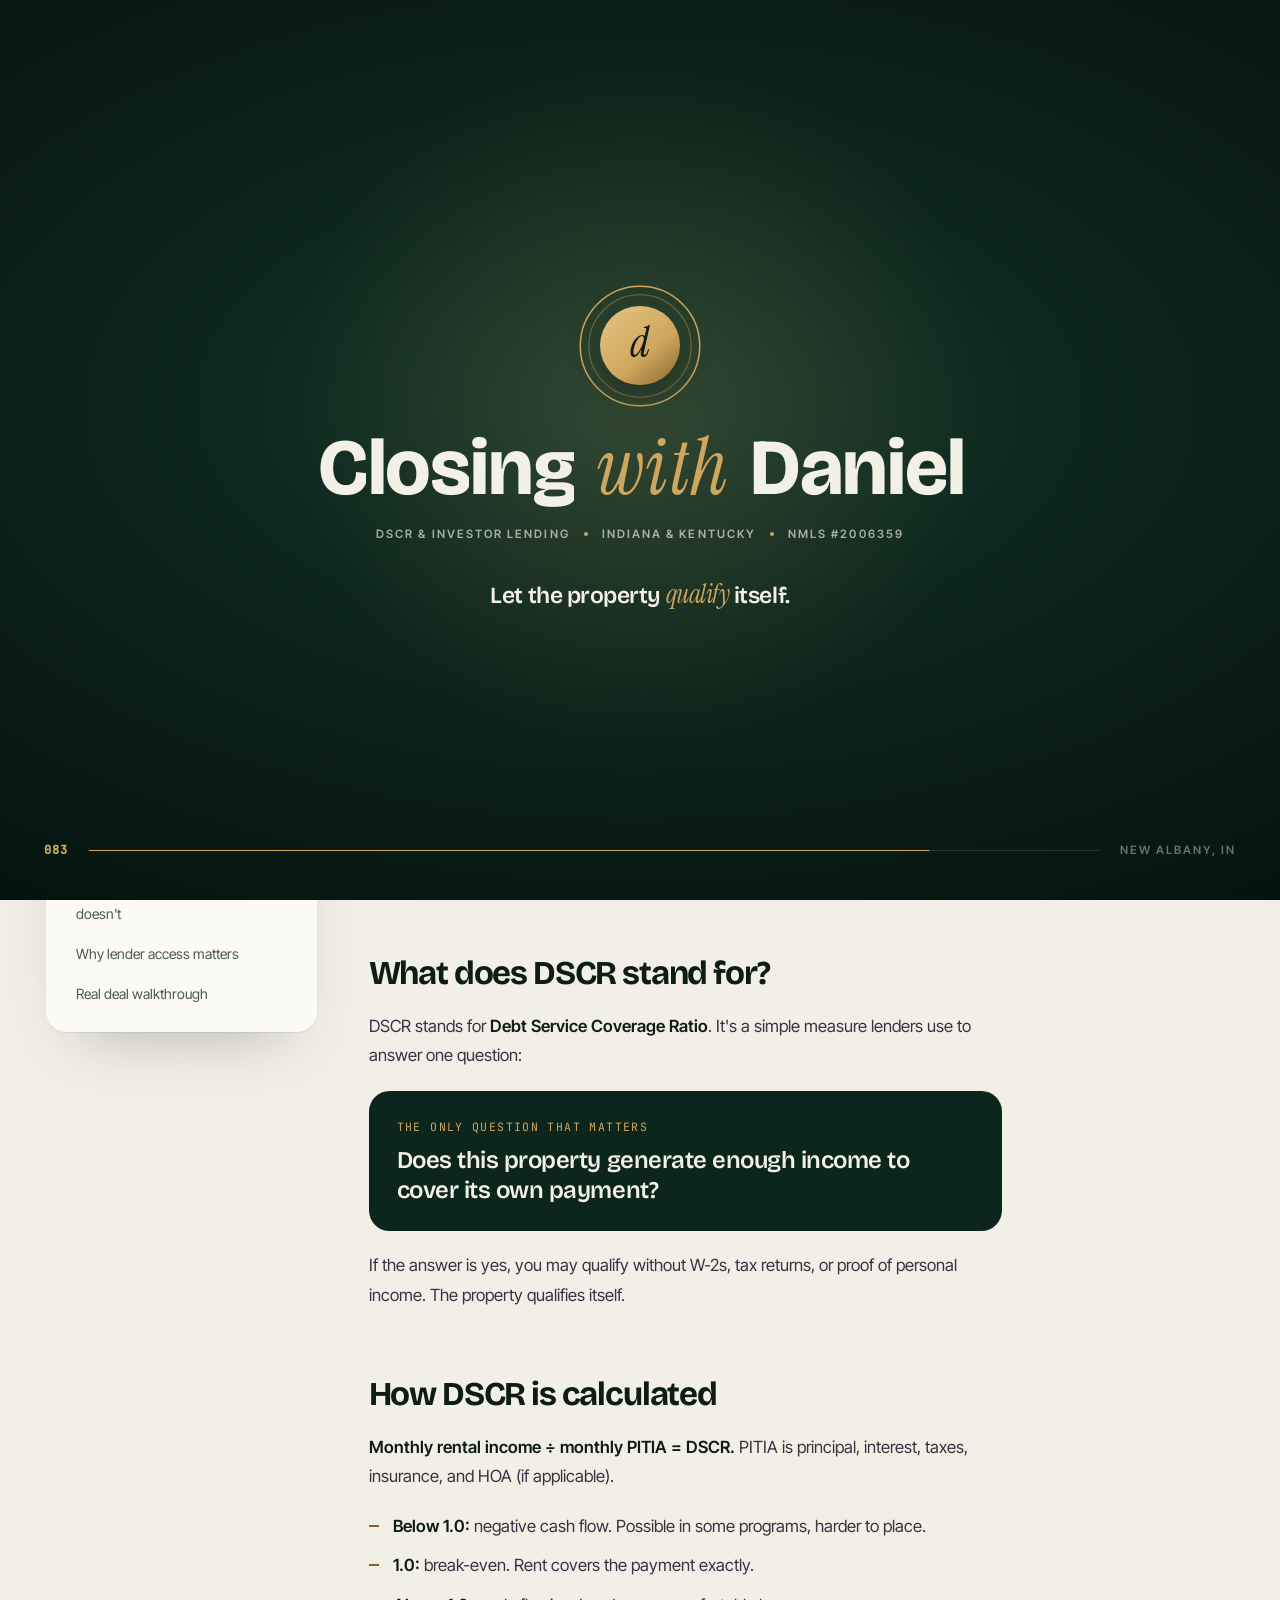
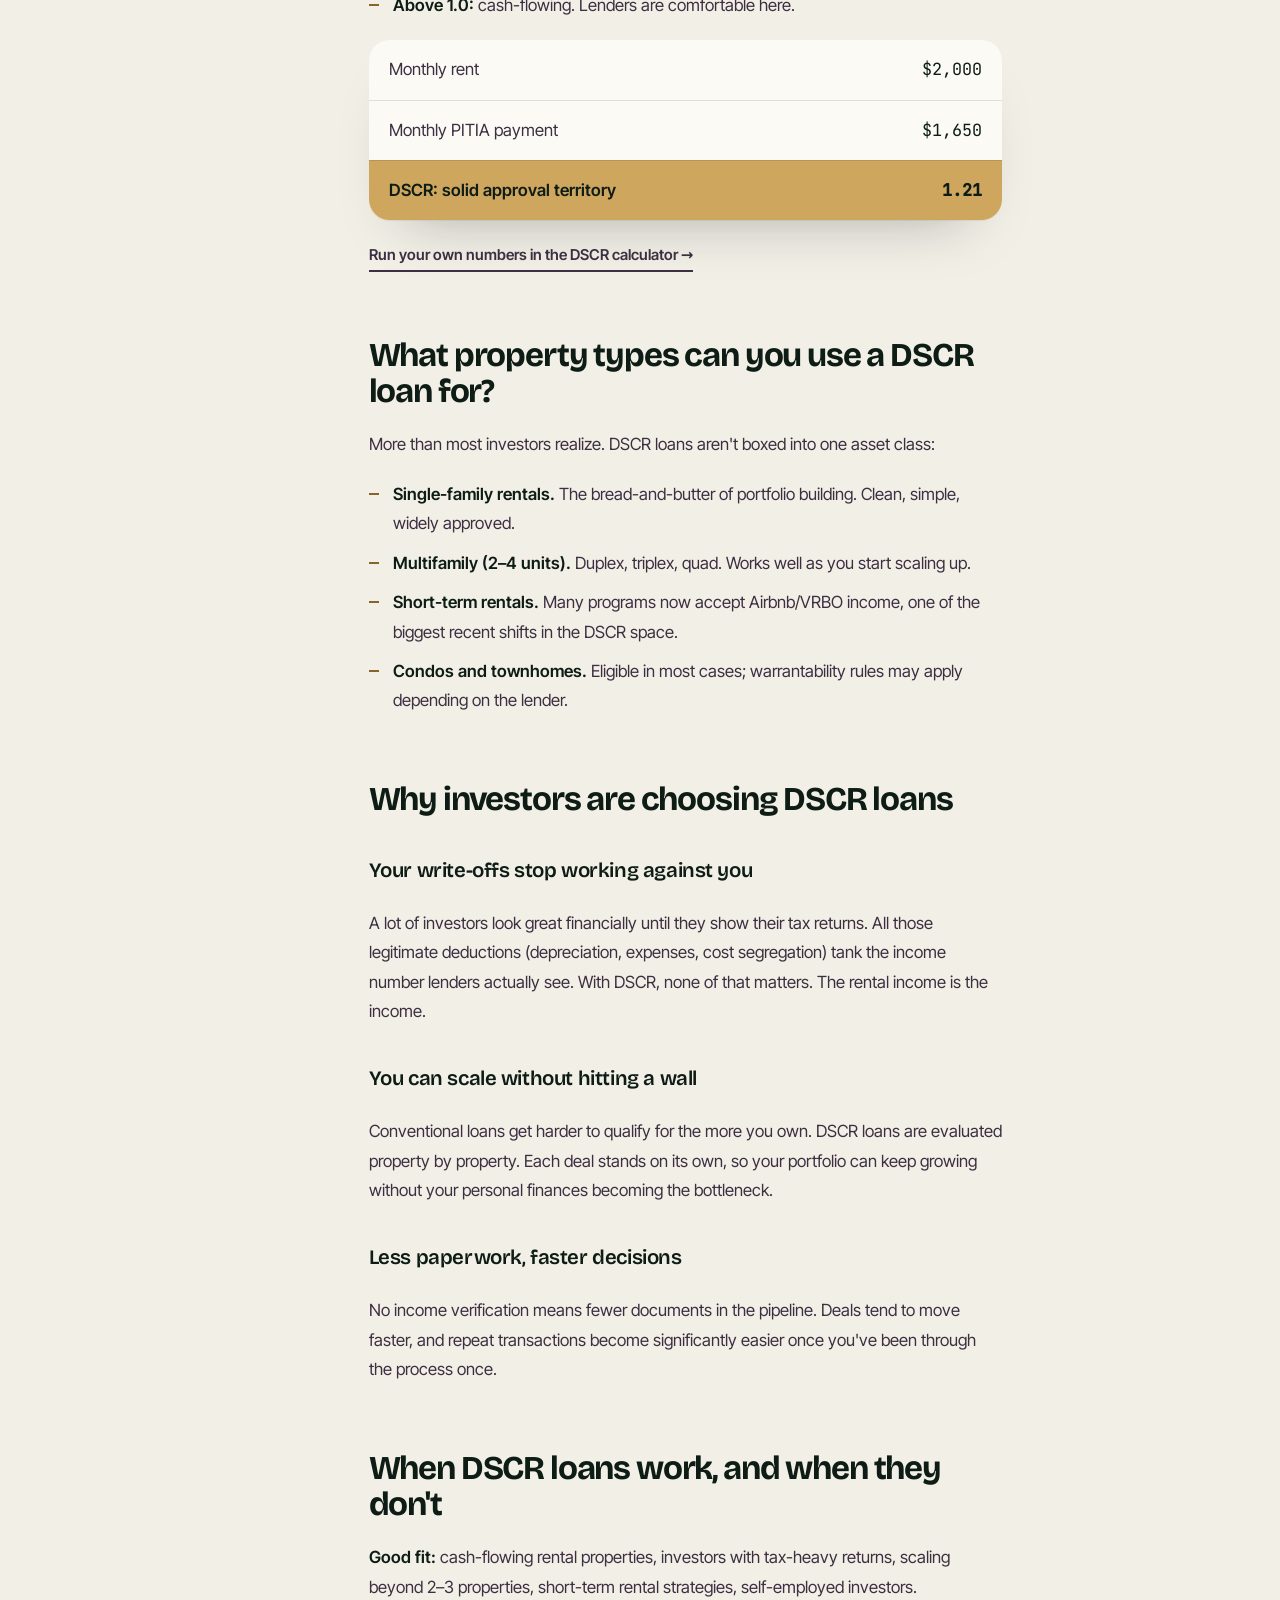
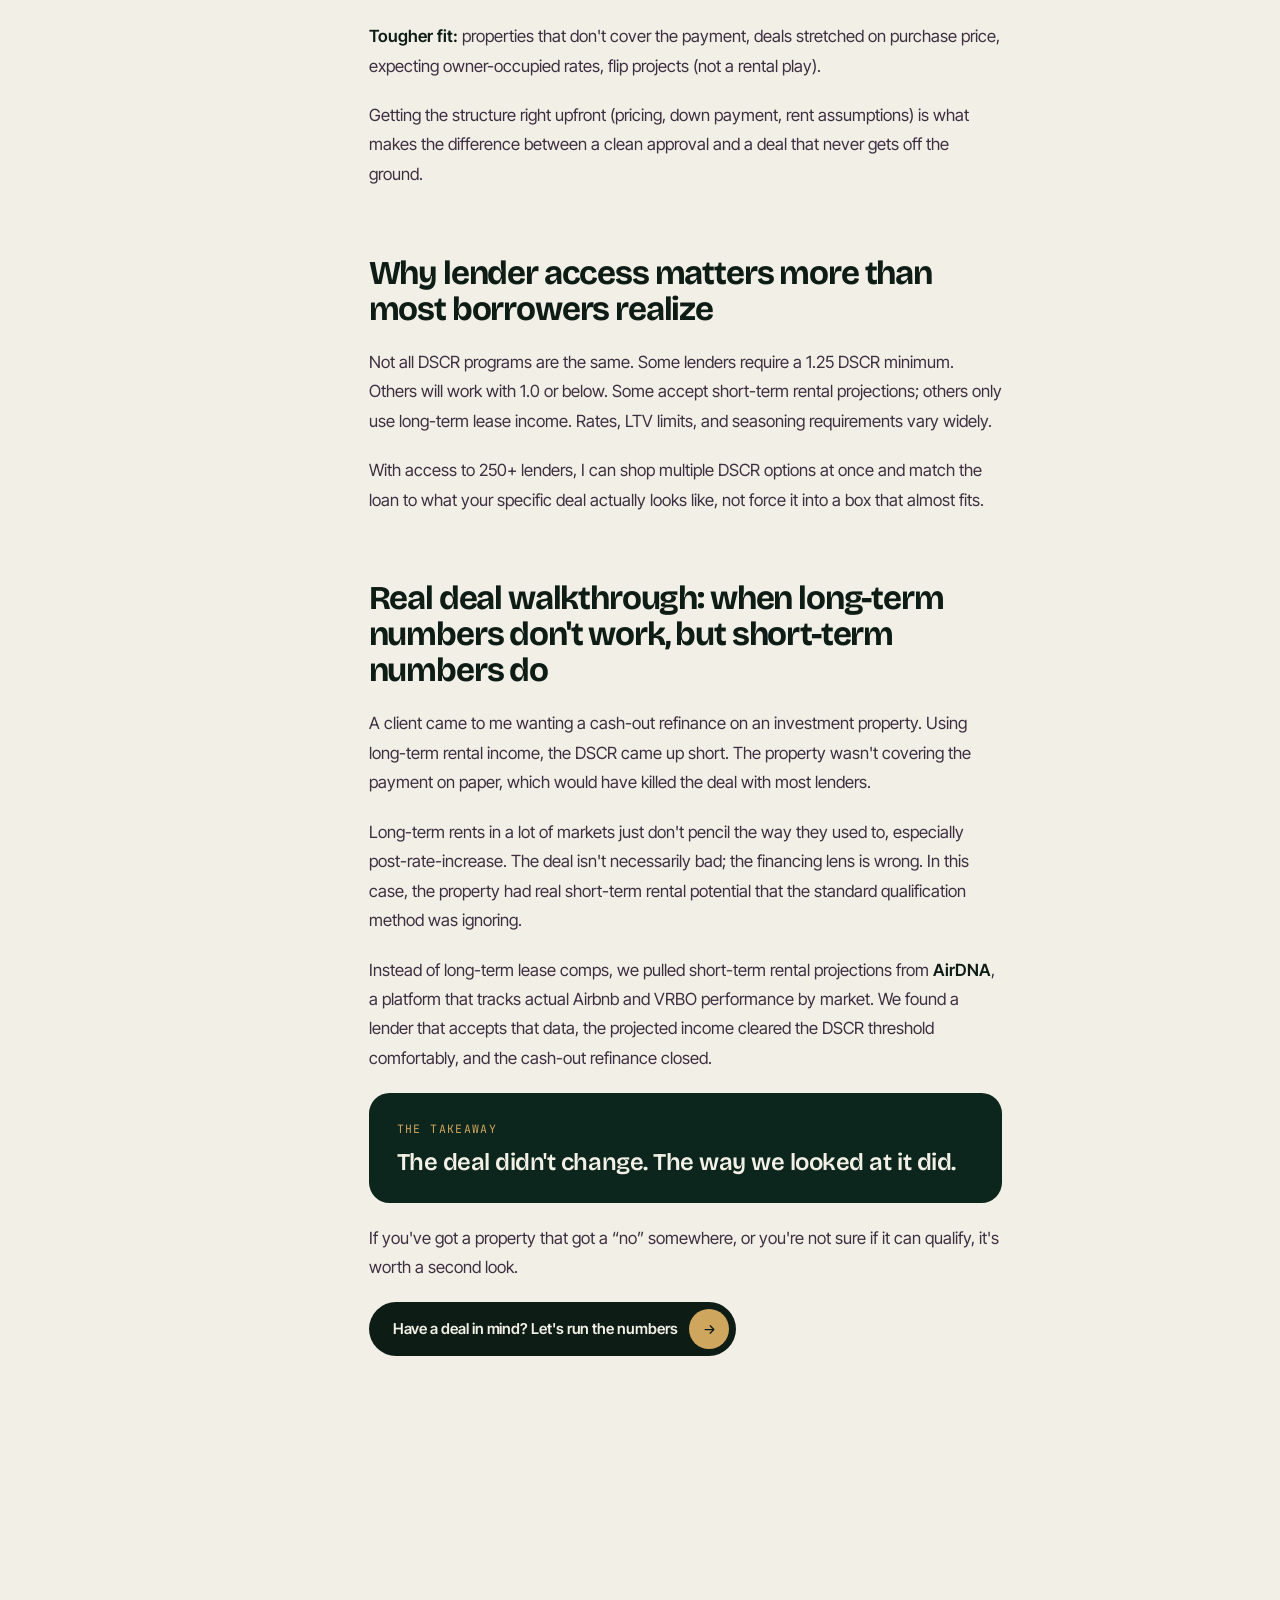
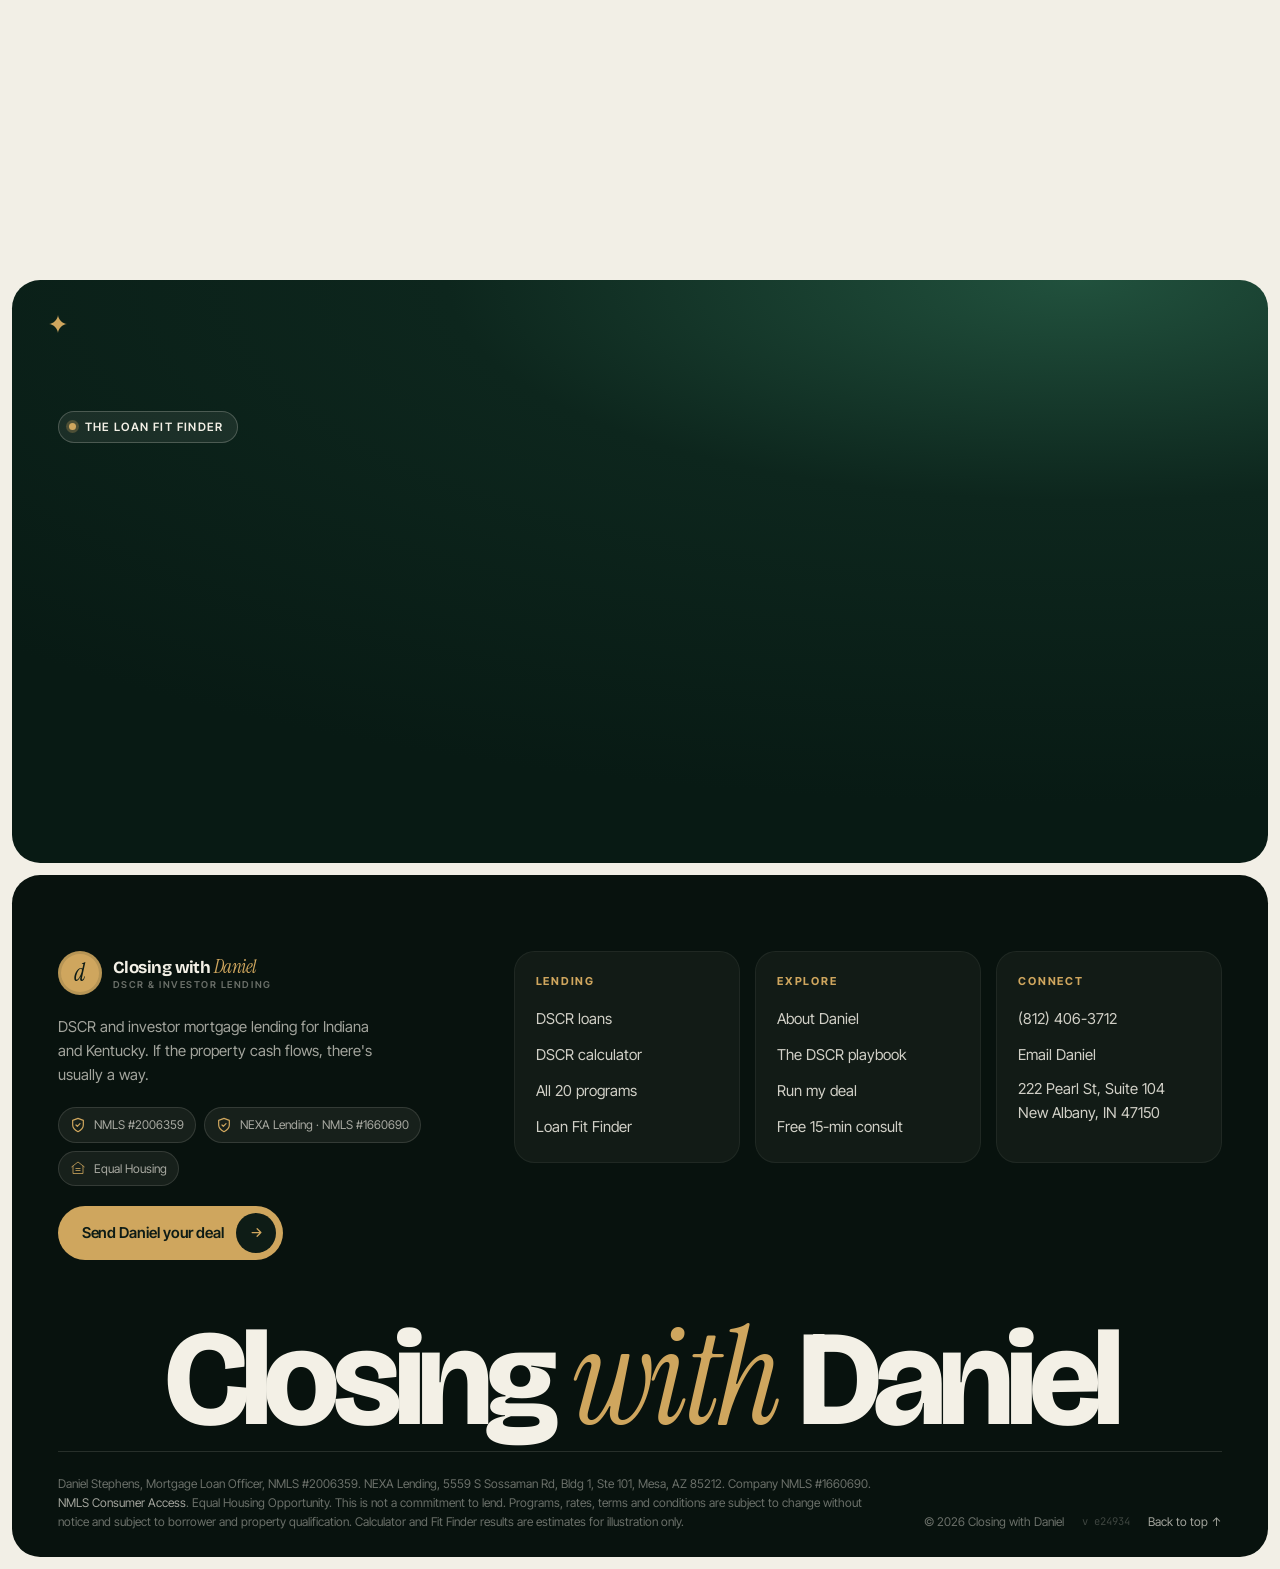
<file: learn.html>
<!doctype html>
<html lang="en" class="anim">
<head>
<meta charset="utf-8">
<meta name="viewport" content="width=device-width, initial-scale=1, viewport-fit=cover">
<title>What Is a DSCR Loan? The Investor Playbook | Closing with Daniel</title>
<meta name="description" content="A plain-English guide to DSCR loans: the formula, property types, when they work, and a real deal that closed using AirDNA short-term rental data.">
<meta name="theme-color" content="#0d261d">
<link rel="canonical" href="https://www.closingwithdaniel.com/learn.html">
<meta property="og:type" content="website">
<meta property="og:title" content="What Is a DSCR Loan? The Investor Playbook | Closing with Daniel">
<meta property="og:description" content="A plain-English guide to DSCR loans: the formula, property types, when they work, and a real deal that closed using AirDNA short-term rental data.">
<meta property="og:image" content="assets/img/daniel.jpg">
<meta name="twitter:card" content="summary_large_image">
<link rel="icon" href="data:image/svg+xml,%3Csvg xmlns='http://www.w3.org/2000/svg' viewBox='0 0 64 64'%3E%3Ccircle cx='32' cy='32' r='32' fill='%23cfa65e'/%3E%3Ctext x='32' y='44' text-anchor='middle' font-family='Georgia,serif' font-style='italic' font-size='34' fill='%230e1c16'%3Ed%3C/text%3E%3C/svg%3E">
<link rel="preload" href="assets/fonts/bricolage.woff2" as="font" type="font/woff2" crossorigin>
<link rel="preload" href="assets/fonts/instrument-serif-italic.woff2" as="font" type="font/woff2" crossorigin>
<link rel="preload" href="assets/fonts/inter-tight.woff2" as="font" type="font/woff2" crossorigin>
<link rel="stylesheet" href="assets/css/style.css?v=e2428b8d5e">
<script>
(function(d){var h=d.documentElement;h.classList.add('js');
var r=window.matchMedia&&matchMedia('(prefers-reduced-motion: reduce)').matches;if(r){h.classList.add('reduced');h.classList.remove('anim');}
try{if(sessionStorage.getItem('cwd-visited'))h.classList.add('no-preload');else sessionStorage.setItem('cwd-visited','1');if(sessionStorage.getItem('cwd-nav')){h.classList.add('curtain-in');h.classList.add('no-preload');sessionStorage.setItem('cwd-visited','1');}}catch(e){h.classList.add('no-preload');}
setTimeout(function(){h.classList.remove('curtain-in');},5000);
setTimeout(function(){if(!window.__animReady){h.classList.remove('anim','curtain-in');var p=d.querySelector('.preloader');if(p)p.remove();}},3500);
})(document);
</script>
<script type="application/ld+json">{"@context": "https://schema.org", "@type": "Article", "headline": "What Is a DSCR Loan? A Smarter Way for Real Estate Investors to Qualify", "author": {"@type": "Person", "name": "Daniel Stephens"}, "datePublished": "2026-04-20"}</script>
</head>
<body>
<a class="skip" href="#main">Skip to content</a>
<div class="preloader" aria-hidden="true">
  <div class="pl-stage">
    <div class="pl-mark"><svg viewBox="0 0 120 120"><circle class="pl-ring" cx="60" cy="60" r="56"/><circle class="pl-ring pl-ring--2" cx="60" cy="60" r="48"/></svg><span class="pl-disc"><span class="pl-d">d</span></span></div>
    <div class="pl-word"><span class="pl-w"><span class="pl-ch"><i>C</i></span><span class="pl-ch"><i>l</i></span><span class="pl-ch"><i>o</i></span><span class="pl-ch"><i>s</i></span><span class="pl-ch"><i>i</i></span><span class="pl-ch"><i>n</i></span><span class="pl-ch"><i>g</i></span></span><span class="pl-w pl-w--serif"><span class="pl-ch s"><i>w</i></span><span class="pl-ch s"><i>i</i></span><span class="pl-ch s"><i>t</i></span><span class="pl-ch s"><i>h</i></span></span><span class="pl-w"><span class="pl-ch"><i>D</i></span><span class="pl-ch"><i>a</i></span><span class="pl-ch"><i>n</i></span><span class="pl-ch"><i>i</i></span><span class="pl-ch"><i>e</i></span><span class="pl-ch"><i>l</i></span></span></div>
    <div class="pl-sub"><span>DSCR &amp; investor lending</span><i></i><span>Indiana &amp; Kentucky</span><i></i><span>NMLS #2006359</span></div>
    <div class="pl-tag"><span class="pl-line"><span>Let the property <em>qualify</em> itself.</span></span></div>
  </div>
  <div class="pl-foot"><span class="pl-count">000</span><span class="pl-bar"><i></i></span><span class="pl-place">New Albany, IN</span></div>
</div>
<div class="curtain" aria-hidden="true">
  <div class="curtain__fill"></div><div class="curtain__ring"></div>
  <div class="curtain__label"><span class="mk">d</span><b>Closing with Daniel</b><span class="curtain__house"><svg viewBox="0 0 400 300" fill="none" stroke="currentColor" stroke-width="1.4" stroke-linecap="round" stroke-linejoin="round" aria-hidden="true"><path d="M20 290h360"/><path d="M60 290V150l110-90 110 90v140"/><path d="M40 166L170 58l130 108"/><path d="M230 98V52h28v68"/><path d="M140 290v-80h60v80"/><path d="M188 252h4"/><path d="M84 180h40v40H84zM104 180v40M84 200h40"/><path d="M216 180h40v40h-40zM236 180v40M216 200h40"/><path d="M150 120a20 20 0 0140 0v20h-40z"/><path d="M300 290v-60c0-20 30-20 30 0v60M315 232v58"/><path d="M330 250c18-6 30 4 30 18M340 290c0-24 30-30 40-14"/></svg></span><small>Closing with Daniel · DSCR &amp; investor lending</small></div>
</div>
<script>try{var l=sessionStorage.getItem('cwd-label');if(l&&document.documentElement.classList.contains('curtain-in'))document.querySelector('.curtain__label b').textContent=l;}catch(e){}</script>
<header class="header">
  <div class="header__bar">
    <a class="brand" href="index.html" aria-label="Closing with Daniel, home">
      <span class="brand__mark" aria-hidden="true">d</span>
      <span class="brand__text"><span class="brand__name">Closing with <em>Daniel</em></span><span class="brand__sub">DSCR &amp; investor lending</span></span>
    </a>
    <nav class="nav" aria-label="Primary"><a href="index.html">Home</a><a href="dscr-loans.html">DSCR Loans</a><a href="loan-programs.html">Programs</a><a href="about.html">About</a><a href="learn.html" aria-current="page">Learn</a><a href="contact.html">Contact</a></nav>
    <div class="header__cta">
      <a class="header__phone" href="tel:+18124063712" aria-label="Call (812) 406-3712"><svg viewBox="0 0 24 24" fill="none" stroke="currentColor" stroke-width="1.8" stroke-linecap="round" stroke-linejoin="round" aria-hidden="true"><path d="M22 16.9v3a2 2 0 01-2.2 2 19.8 19.8 0 01-8.6-3.1 19.5 19.5 0 01-6-6A19.8 19.8 0 012.1 4.2 2 2 0 014.1 2h3a2 2 0 012 1.7c.1.9.4 1.8.7 2.7a2 2 0 01-.5 2.1L8 9.8a16 16 0 006 6l1.3-1.3a2 2 0 012.1-.4c.9.3 1.8.6 2.7.7a2 2 0 011.7 2z"/></svg><span>(812) 406-3712</span></a>
      <a class="btn btn--sm" href="contact.html" data-magnetic>Run my deal <span class="ic"><svg viewBox="0 0 24 24" fill="none" stroke="currentColor" stroke-width="2" stroke-linecap="round" stroke-linejoin="round" aria-hidden="true"><path d="M5 12h14M13 6l6 6-6 6"/></svg></span></a>
      <button class="menu-btn" aria-expanded="false" aria-controls="site-menu"><span class="menu-btn__lines" aria-hidden="true"></span><span class="menu-btn__label">Menu</span></button>
    </div>
  </div>
</header>
<div class="menu" id="site-menu" aria-hidden="true">
  <div class="container menu__inner">
    <ul class="menu__list"><li><a href="index.html"><span class="n">01</span><span>Home</span></a></li><li><a href="dscr-loans.html"><span class="n">02</span><span>DSCR <em>Loans</em></span></a></li><li><a href="loan-programs.html"><span class="n">03</span><span>Loan <em>Programs</em></span></a></li><li><a href="about.html"><span class="n">04</span><span>About <em>Daniel</em></span></a></li><li class="is-current"><a href="learn.html" aria-current="page"><span class="n">05</span><span>The <em>Playbook</em></span><span class="here">You're here</span></a></li><li><a href="contact.html"><span class="n">06</span><span>Run my <em>deal</em></span></a></li></ul>
    <div class="menu__aside">
      <div class="menu__card">
        <span class="eyebrow">Free · 15 minutes</span>
        <p class="h4">Not sure where to start? Talk it through with Daniel before anything official.</p>
        <a class="btn btn--sm" href="contact.html#consult">Book a consult <span class="ic"><svg viewBox="0 0 24 24" fill="none" stroke="currentColor" stroke-width="2" stroke-linecap="round" stroke-linejoin="round" aria-hidden="true"><path d="M5 12h14M13 6l6 6-6 6"/></svg></span></a>
      </div>
      <div class="menu__meta">
        <a href="tel:+18124063712">(812) 406-3712</a>
        <a href="mailto:dstephens@nexamortgage.com">dstephens@nexamortgage.com</a>
        <span>222 Pearl St, Suite 104, New Albany, IN 47150</span>
      </div>
    </div>
  </div>
</div>
<main id="main">
<div class="progress" aria-hidden="true"></div>
<section class="panel panel--plum phero" data-inview>
  <div class="hero__bg" aria-hidden="true"><div class="hero__glow hero__glow--a" style="left:85%;top:10%"></div><div class="hero__glow hero__glow--b"></div></div>
  <span class="phero__big" aria-hidden="true">playbook</span>
  <span class="sparkle" style="left:46%;top:24%;width:18px;height:18px"><svg viewBox="0 0 24 24" fill="currentColor" aria-hidden="true"><path d="M12 0c.6 6.2 5.8 11.4 12 12-6.2.6-11.4 5.8-12 12-.6-6.2-5.8-11.4-12-12C6.2 11.4 11.4 6.2 12 0z"/></svg></span>
  <div class="container">
    <div class="phero__grid">
      <div class="phero__text">
        <nav class="phero__crumbs" aria-label="Breadcrumb" data-reveal><a href="index.html">Home</a><i></i><span>The Playbook</span><i></i><span>DSCR</span></nav>
        <h1 class="h1 split"><span class="line"><span>What is a</span></span><span class="line"><span><em class="swash">DSCR loan?</em></span></span></h1>
        <p class="lead" data-reveal>A smarter way for real estate investors to qualify. If the property cash flows, there's usually a way to make it work, even when your tax returns say otherwise.</p>
        <div class="trust__lead" data-reveal style="background:rgba(var(--on-dark-rgb), .08);box-shadow:inset 0 0 0 1px var(--line);color:var(--on-dark)"><span class="faces"><img src="assets/img/daniel.jpg" alt="" width="32" height="32" style="border-color:var(--plum-800)"></span>Daniel Stephens · April 20, 2026 · 8 min read</div>
      </div>
      <div class="phero__cards">
        <div class="itile" data-reveal="scale">
          <img fetchpriority="high" decoding="async" src="assets/img/p-interior.webp" alt="Bright rental living room" width="1400" height="1042">
          <span class="tag">The investor playbook</span>
          <h3 class="h3">Rent ÷ PITIA = <em>DSCR</em></h3>
        </div>
        <div class="glass" data-reveal><b>1.21</b><span>example DSCR, solid territory</span></div>
        <div class="glass" data-reveal><b>7</b><span>chapters, one straight answer</span></div>
      </div>
    </div>
  </div>
</section>

<section class="section">
  <div class="container article">
    <aside class="toc" aria-label="On this page">
      <span class="kicker">On this page</span>
      <a href="#what">What DSCR stands for</a>
      <a href="#calc">How it's calculated</a>
      <a href="#types">Property types</a>
      <a href="#why">Why investors choose it</a>
      <a href="#fit">When it works, and when it doesn't</a>
      <a href="#lenders">Why lender access matters</a>
      <a href="#deal">Real deal walkthrough</a>
    </aside>

    <article class="prose">
      <p class="lede">If you've ever tried to finance an investment property the traditional way, you know the frustration.</p>
      <p>Strong deal, solid rental income, but your personal income on paper doesn't add up the way the lender wants. The loan falls apart, not because the deal was bad, but because the financing wasn't built for investors.</p>
      <p><strong>DSCR loans fix that.</strong> Here's exactly how they work, and when they make sense.</p>

      <h2 id="what">What does DSCR stand for?</h2>
      <p>DSCR stands for <strong>Debt Service Coverage Ratio</strong>. It's a simple measure lenders use to answer one question:</p>
      <div class="callout"><span class="k">The only question that matters</span><p>Does this property generate enough income to cover its own payment?</p></div>
      <p>If the answer is yes, you may qualify without W-2s, tax returns, or proof of personal income. The property qualifies itself.</p>

      <h2 id="calc">How DSCR is calculated</h2>
      <p><strong>Monthly rental income ÷ monthly PITIA = DSCR.</strong> PITIA is principal, interest, taxes, insurance, and HOA (if applicable).</p>
      <ul class="dots">
        <li><strong>Below 1.0:</strong> negative cash flow. Possible in some programs, harder to place.</li>
        <li><strong>1.0:</strong> break-even. Rent covers the payment exactly.</li>
        <li><strong>Above 1.0:</strong> cash-flowing. Lenders are comfortable here.</li>
      </ul>
      <table class="ex-table">
        <tr><td>Monthly rent</td><td>$2,000</td></tr>
        <tr><td>Monthly PITIA payment</td><td>$1,650</td></tr>
        <tr><td>DSCR: solid approval territory</td><td>1.21</td></tr>
      </table>
      <p><a class="tlink" href="dscr-loans.html#calculator">Run your own numbers in the DSCR calculator →</a></p>

      <h2 id="types">What property types can you use a DSCR loan for?</h2>
      <p>More than most investors realize. DSCR loans aren't boxed into one asset class:</p>
      <ul class="dots">
        <li><strong>Single-family rentals.</strong> The bread-and-butter of portfolio building. Clean, simple, widely approved.</li>
        <li><strong>Multifamily (2–4 units).</strong> Duplex, triplex, quad. Works well as you start scaling up.</li>
        <li><strong>Short-term rentals.</strong> Many programs now accept Airbnb/VRBO income, one of the biggest recent shifts in the DSCR space.</li>
        <li><strong>Condos and townhomes.</strong> Eligible in most cases; warrantability rules may apply depending on the lender.</li>
      </ul>

      <h2 id="why">Why investors are choosing DSCR loans</h2>
      <h3>Your write-offs stop working against you</h3>
      <p>A lot of investors look great financially until they show their tax returns. All those legitimate deductions (depreciation, expenses, cost segregation) tank the income number lenders actually see. With DSCR, none of that matters. The rental income is the income.</p>
      <h3>You can scale without hitting a wall</h3>
      <p>Conventional loans get harder to qualify for the more you own. DSCR loans are evaluated property by property. Each deal stands on its own, so your portfolio can keep growing without your personal finances becoming the bottleneck.</p>
      <h3>Less paperwork, faster decisions</h3>
      <p>No income verification means fewer documents in the pipeline. Deals tend to move faster, and repeat transactions become significantly easier once you've been through the process once.</p>

      <h2 id="fit">When DSCR loans work, and when they don't</h2>
      <p><strong>Good fit:</strong> cash-flowing rental properties, investors with tax-heavy returns, scaling beyond 2–3 properties, short-term rental strategies, self-employed investors.</p>
      <p><strong>Tougher fit:</strong> properties that don't cover the payment, deals stretched on purchase price, expecting owner-occupied rates, flip projects (not a rental play).</p>
      <p>Getting the structure right upfront (pricing, down payment, rent assumptions) is what makes the difference between a clean approval and a deal that never gets off the ground.</p>

      <h2 id="lenders">Why lender access matters more than most borrowers realize</h2>
      <p>Not all DSCR programs are the same. Some lenders require a 1.25 DSCR minimum. Others will work with 1.0 or below. Some accept short-term rental projections; others only use long-term lease income. Rates, LTV limits, and seasoning requirements vary widely.</p>
      <p>With access to 250+ lenders, I can shop multiple DSCR options at once and match the loan to what your specific deal actually looks like, not force it into a box that almost fits.</p>

      <h2 id="deal">Real deal walkthrough: when long-term numbers don't work, but short-term numbers do</h2>
      <p>A client came to me wanting a cash-out refinance on an investment property. Using long-term rental income, the DSCR came up short. The property wasn't covering the payment on paper, which would have killed the deal with most lenders.</p>
      <p>Long-term rents in a lot of markets just don't pencil the way they used to, especially post-rate-increase. The deal isn't necessarily bad; the financing lens is wrong. In this case, the property had real short-term rental potential that the standard qualification method was ignoring.</p>
      <p>Instead of long-term lease comps, we pulled short-term rental projections from <strong>AirDNA</strong>, a platform that tracks actual Airbnb and VRBO performance by market. We found a lender that accepts that data, the projected income cleared the DSCR threshold comfortably, and the cash-out refinance closed.</p>
      <div class="callout"><span class="k">The takeaway</span><p>The deal didn't change. The way we looked at it did.</p></div>
      <p>If you've got a property that got a “no” somewhere, or you're not sure if it can qualify, it's worth a second look.</p>
      <p><a class="btn btn--dark" href="contact.html">Have a deal in mind? Let's run the numbers <span class="ic"><svg viewBox="0 0 24 24" fill="none" stroke="currentColor" stroke-width="2" stroke-linecap="round" stroke-linejoin="round" aria-hidden="true"><path d="M5 12h14M13 6l6 6-6 6"/></svg></span></a></p>
    </article>

    <aside class="article__aside">
      <span class="kicker">Share</span>
      <div class="share">
        <a href="mailto:?subject=What%20is%20a%20DSCR%20loan%3F">Email a friend</a>
        <a href="https://www.linkedin.com/sharing/share-offsite/?url=https%3A%2F%2Fwww.closingwithdaniel.com%2Fwhat-is-a-dscr-loan%2F" target="_blank" rel="noopener">LinkedIn</a>
        <a href="https://www.facebook.com/sharer/sharer.php?u=https%3A%2F%2Fwww.closingwithdaniel.com%2Fwhat-is-a-dscr-loan%2F" target="_blank" rel="noopener">Facebook</a>
      </div>
    </aside>
  </div>
</section>

<section class="section section--flush-top">
  <div class="container">
    <div class="head" data-inview>
      <div><span class="eyebrow" data-reveal>Keep reading</span><h2 class="h2 split"><span class="line"><span>Learn before</span></span><span class="line"><span>you <em class="swash">decide.</em></span></span></h2></div>
    </div>
    <div class="bento">
      <a class="tile tile--blush c-4" href="https://www.closingwithdaniel.com/gift-money-down-payment/" target="_blank" rel="noopener" data-reveal><span class="tile__corner"><svg viewBox="0 0 24 24" fill="none" stroke="currentColor" stroke-width="2" stroke-linecap="round" stroke-linejoin="round" aria-hidden="true"><path d="M7 17L17 7M8 7h9v9"/></svg></span><span class="program__cat">Buying</span><div><h3 class="h3">Your family wants to help you buy. <em>Here's how to do it right.</em></h3><p class="p-dim" style="margin-top:10px">Gift money, without derailing your mortgage.</p></div></a>
      <a class="tile tile--sand c-4" href="https://www.closingwithdaniel.com/what-are-closing-costs/" target="_blank" rel="noopener" data-reveal><span class="tile__corner"><svg viewBox="0 0 24 24" fill="none" stroke="currentColor" stroke-width="2" stroke-linecap="round" stroke-linejoin="round" aria-hidden="true"><path d="M7 17L17 7M8 7h9v9"/></svg></span><span class="program__cat">Closing</span><div><h3 class="h3">What are closing costs? <em>Know before closing day.</em></h3><p class="p-dim" style="margin-top:10px">The surprise right before the finish line.</p></div></a>
      <a class="tile tile--teal c-4" href="https://www.closingwithdaniel.com/learning-center/" target="_blank" rel="noopener" data-reveal><span class="tile__corner"><svg viewBox="0 0 24 24" fill="none" stroke="currentColor" stroke-width="2" stroke-linecap="round" stroke-linejoin="round" aria-hidden="true"><path d="M7 17L17 7M8 7h9v9"/></svg></span><span class="kicker">FAQ</span><div><h3 class="h3">Home financing FAQs: <em>what you need to know.</em></h3><p class="p-dim" style="margin-top:10px">Straight answers to the questions buyers ask most.</p></div></a>
    </div>
  </div>
</section>

<section class="panel panel--plum section" data-inview>
  <span class="sparkle" style="left:3%;top:6%;width:18px;height:18px"><svg viewBox="0 0 24 24" fill="currentColor" aria-hidden="true"><path d="M12 0c.6 6.2 5.8 11.4 12 12-6.2.6-11.4 5.8-12 12-.6-6.2-5.8-11.4-12-12C6.2 11.4 11.4 6.2 12 0z"/></svg></span>
  <div class="container"><div class="quiz" id="fit-finder">
  <div class="quiz__intro">
    <span class="eyebrow">The Loan Fit Finder</span>
    <h2 class="h2 split"><span class="line"><span>Not sure which</span></span><span class="line"><span>loan <em class="swash">fits?</em></span></span></h2>
    <p class="lead" data-reveal>Four quick questions. Sixty seconds. Find the program that matches your deal right now, then send it straight to Daniel, already filled in.</p>
    <div class="chips" data-reveal><span class="chip">⏱ 60 seconds</span><span class="chip">🔒 No credit pull</span><span class="chip">✦ 20 programs checked</span></div>
  </div>
  <div class="quiz__card" data-quiz data-reveal="scale">
    <div class="quiz__bars" aria-hidden="true"><i></i><i></i><i></i><i></i></div>

    <div class="quiz__q" data-q="use">
      <span class="kicker">Question 01 / 04</span>
      <h3 class="h3">What's the property for?</h3>
      <div class="quiz__opts">
        <button type="button" data-v="rental"><span class="key">A</span>A rental I'll hold long-term</button>
        <button type="button" data-v="str"><span class="key">B</span>An Airbnb or VRBO short-term rental</button>
        <button type="button" data-v="flip"><span class="key">C</span>A fix-and-flip</button>
        <button type="button" data-v="home"><span class="key">D</span>A home I'll live in</button>
      </div>
    </div>

    <div class="quiz__q" data-q="income">
      <span class="kicker">Question 02 / 04</span>
      <h3 class="h3">How do your tax returns look to a bank?</h3>
      <div class="quiz__opts">
        <button type="button" data-v="w2"><span class="key">A</span>Strong, steady W-2 income</button>
        <button type="button" data-v="writeoffs"><span class="key">B</span>Lots of write-offs, so lower on paper</button>
        <button type="button" data-v="self"><span class="key">C</span>I'm self-employed</button>
        <button type="button" data-v="unsure"><span class="key">D</span>Not sure</button>
      </div>
    </div>

    <div class="quiz__q" data-q="cash">
      <span class="kicker">Question 03 / 04</span>
      <h3 class="h3">Does the rent cover the payment?</h3>
      <div class="quiz__opts">
        <button type="button" data-v="yes"><span class="key">A</span>Yes, comfortably</button>
        <button type="button" data-v="even"><span class="key">B</span>About break-even</button>
        <button type="button" data-v="no"><span class="key">C</span>Not on long-term rent</button>
        <button type="button" data-v="na"><span class="key">D</span>Doesn't apply / not sure</button>
      </div>
    </div>

    <div class="quiz__q" data-q="count">
      <span class="kicker">Question 04 / 04</span>
      <h3 class="h3">How many financed properties do you own?</h3>
      <div class="quiz__opts">
        <button type="button" data-v="0"><span class="key">A</span>None yet, this is my first</button>
        <button type="button" data-v="1"><span class="key">B</span>1 to 3</button>
        <button type="button" data-v="4"><span class="key">C</span>4 to 9</button>
        <button type="button" data-v="10"><span class="key">D</span>10 or more</button>
      </div>
      <button type="button" class="quiz__back" data-qback>← Back</button>
    </div>

    <div class="quiz__result" aria-live="polite">
      <span class="match">✓ Your best-fit starting point</span>
      <h3 class="h3" data-r-title>DSCR Loan</h3>
      <p class="muted" data-r-text></p>
      <ul data-r-list></ul>
      <div class="btn-row">
        <a class="btn btn--dark" href="contact.html" data-r-link>Send this to Daniel <span class="ic"><svg viewBox="0 0 24 24" fill="none" stroke="currentColor" stroke-width="2" stroke-linecap="round" stroke-linejoin="round" aria-hidden="true"><path d="M5 12h14M13 6l6 6-6 6"/></svg></span></a>
        <button type="button" class="restart" data-qrestart>Start over</button>
      </div>
    </div>
  </div>
</div>
</div>
</section>

</main>
<footer class="footer">
  <div class="container">
    <div class="footer__top">
      <div class="footer__brand">
        <a class="brand" href="index.html"><span class="brand__mark" aria-hidden="true">d</span><span class="brand__text"><span class="brand__name">Closing with <em>Daniel</em></span><span class="brand__sub">DSCR &amp; investor lending</span></span></a>
        <p>DSCR and investor mortgage lending for Indiana and Kentucky. If the property cash flows, there's usually a way.</p>
        <div class="footer__badges"><span><svg viewBox="0 0 24 24" fill="none" stroke="currentColor" stroke-width="1.8" stroke-linecap="round" stroke-linejoin="round" aria-hidden="true"><path d="M12 22s8-4 8-10V5l-8-3-8 3v7c0 6 8 10 8 10z"/><path d="M9 12l2 2 4-4"/></svg>NMLS #2006359</span><span><svg viewBox="0 0 24 24" fill="none" stroke="currentColor" stroke-width="1.8" stroke-linecap="round" stroke-linejoin="round" aria-hidden="true"><path d="M12 22s8-4 8-10V5l-8-3-8 3v7c0 6 8 10 8 10z"/><path d="M9 12l2 2 4-4"/></svg>NEXA Lending · NMLS #1660690</span><span><svg viewBox="0 0 32 32" fill="none" stroke="currentColor" stroke-width="1.6" aria-hidden="true"><path d="M3 14L16 4l13 10"/><path d="M6 12v15h20V12"/><path d="M11 17h10M11 21h10"/></svg>Equal Housing</span></div>
        <a class="btn" href="contact.html" data-magnetic>Send Daniel your deal <span class="ic"><svg viewBox="0 0 24 24" fill="none" stroke="currentColor" stroke-width="2" stroke-linecap="round" stroke-linejoin="round" aria-hidden="true"><path d="M5 12h14M13 6l6 6-6 6"/></svg></span></a>
      </div>
      <div class="footer__cols">
        <div class="fcol"><h4>Lending</h4><ul>
          <li><a href="dscr-loans.html">DSCR loans</a></li>
          <li><a href="dscr-loans.html#calculator">DSCR calculator</a></li>
          <li><a href="loan-programs.html">All 20 programs</a></li>
          <li><a href="index.html#fit-finder">Loan Fit Finder</a></li>
        </ul></div>
        <div class="fcol"><h4>Explore</h4><ul>
          <li><a href="about.html">About Daniel</a></li>
          <li><a href="learn.html">The DSCR playbook</a></li>
          <li><a href="contact.html">Run my deal</a></li>
          <li><a href="contact.html#consult">Free 15-min consult</a></li>
        </ul></div>
        <div class="fcol"><h4>Connect</h4><ul>
          <li><a href="tel:+18124063712">(812) 406-3712</a></li>
          <li><a href="mailto:dstephens@nexamortgage.com">Email Daniel</a></li>
          <li><address>222 Pearl St, Suite 104<br>New Albany, IN 47150</address></li>
        </ul></div>
      </div>
    </div>
    <div class="footer__word" aria-hidden="true">Closing <em>with</em> Daniel</div>
    <div class="footer__legal">
      <p>Daniel Stephens, Mortgage Loan Officer, NMLS #2006359. NEXA Lending, 5559 S Sossaman Rd, Bldg 1, Ste 101, Mesa, AZ 85212. Company NMLS #1660690. <a href="https://www.nmlsconsumeraccess.org/" target="_blank" rel="noopener">NMLS Consumer Access</a>. Equal Housing Opportunity. This is not a commitment to lend. Programs, rates, terms and conditions are subject to change without notice and subject to borrower and property qualification. Calculator and Fit Finder results are estimates for illustration only.</p>
      <p class="r"><span>© <span data-year>2026</span> Closing with Daniel</span><span class="build" title="Site version">v e24934</span><a href="#main" data-top>Back to top ↑</a></p>
    </div>
  </div>
</footer>
<button class="to-top" aria-label="Back to top"><svg viewBox="0 0 24 24" fill="none" stroke="currentColor" stroke-width="2" stroke-linecap="round" aria-hidden="true"><path d="M12 19V5M6 11l6-6 6 6"/></svg></button>
<nav class="mbar" aria-label="Quick actions"><a href="tel:+18124063712">Call Daniel</a><a href="contact.html">Run my deal</a></nav>
<script src="assets/vendor/gsap.min.js"></script>
<script src="assets/vendor/ScrollTrigger.min.js"></script>
<script src="assets/vendor/lenis.min.js"></script>
<script src="assets/js/main.js?v=9347573084"></script>
</body>
</html>
</file>
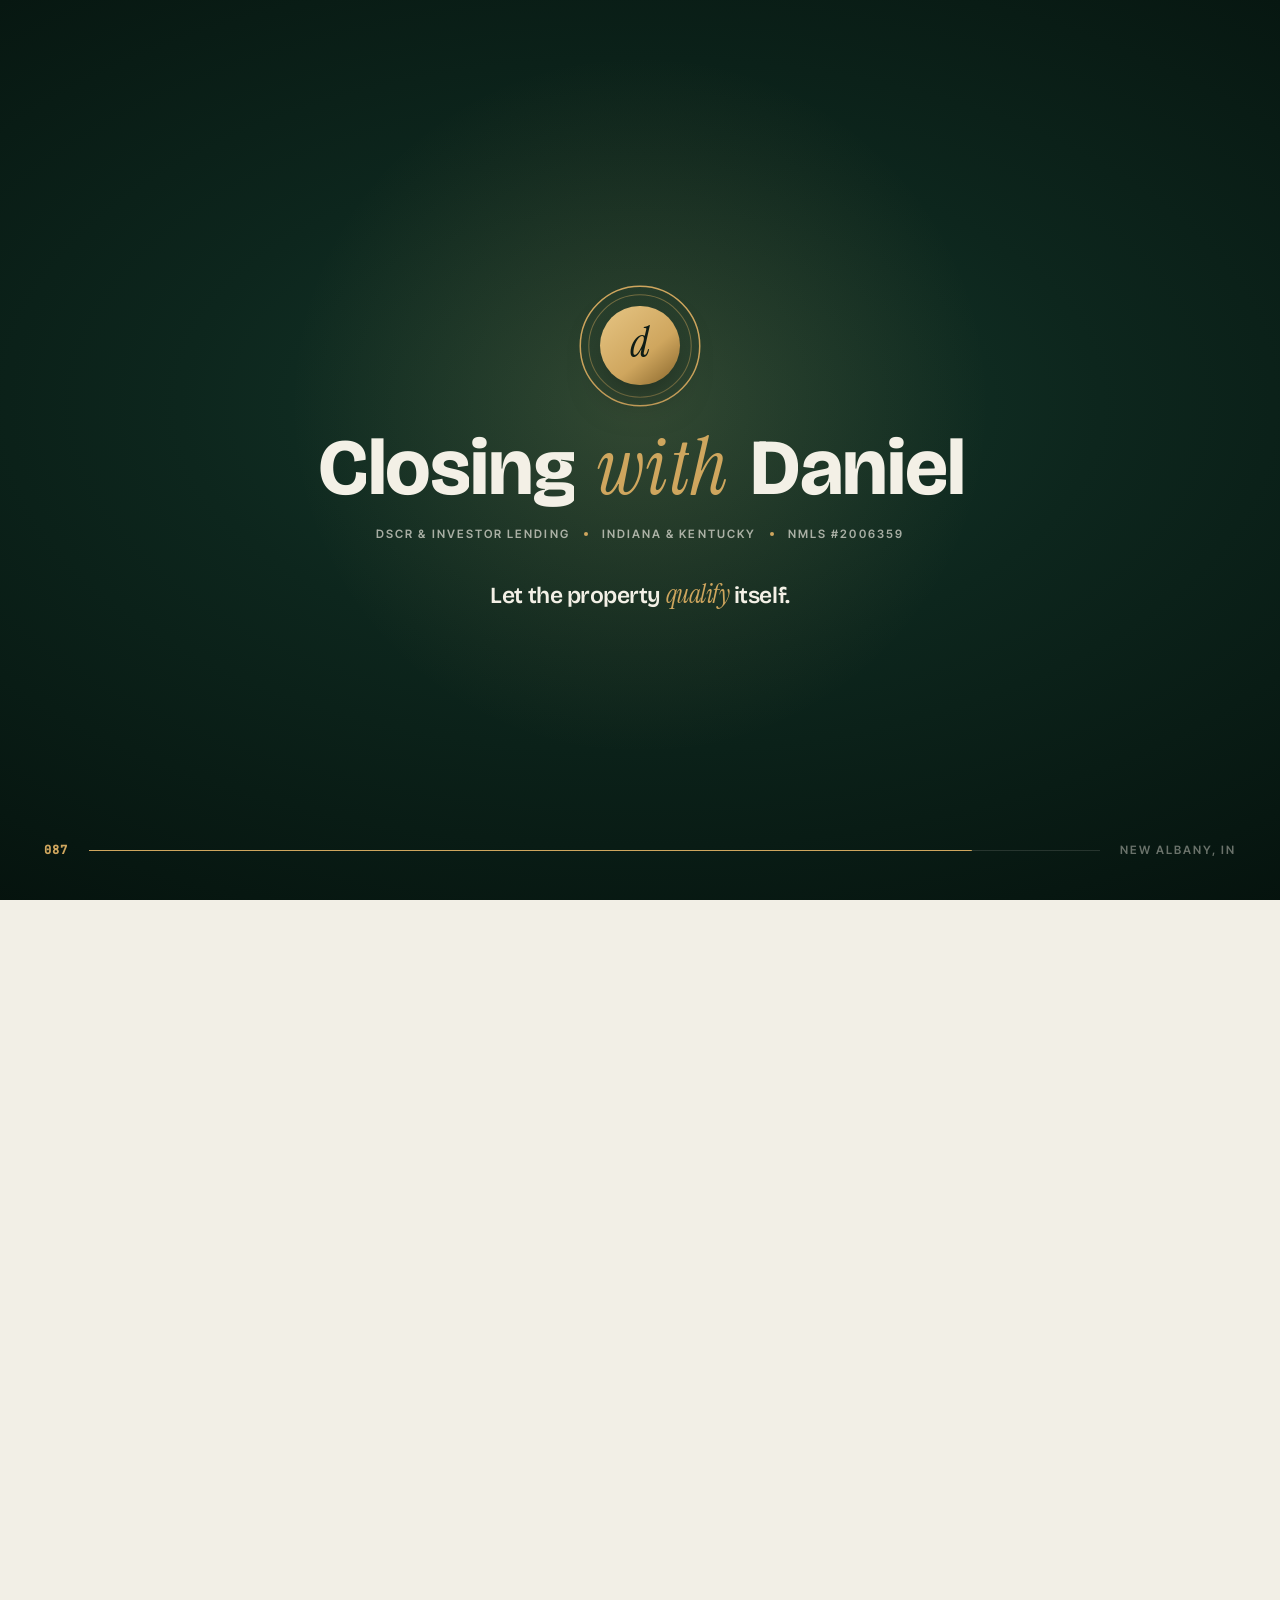
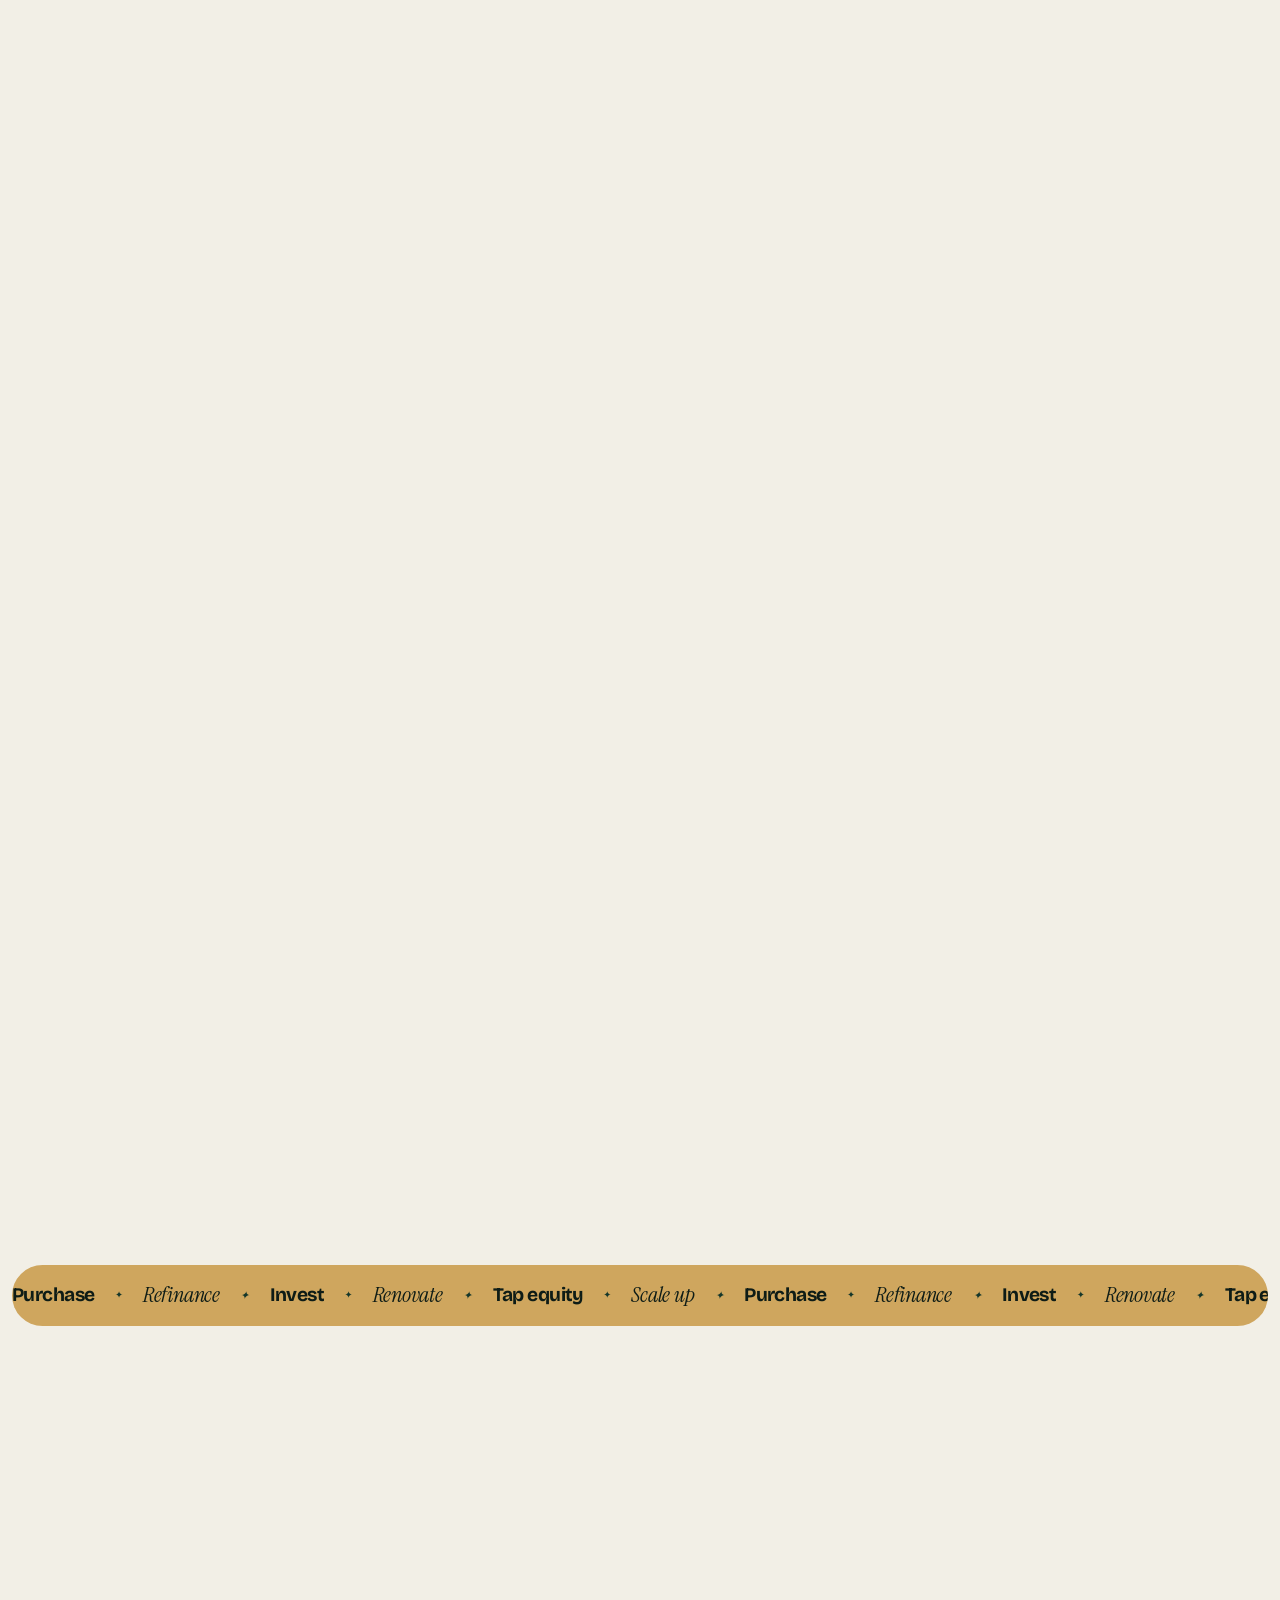
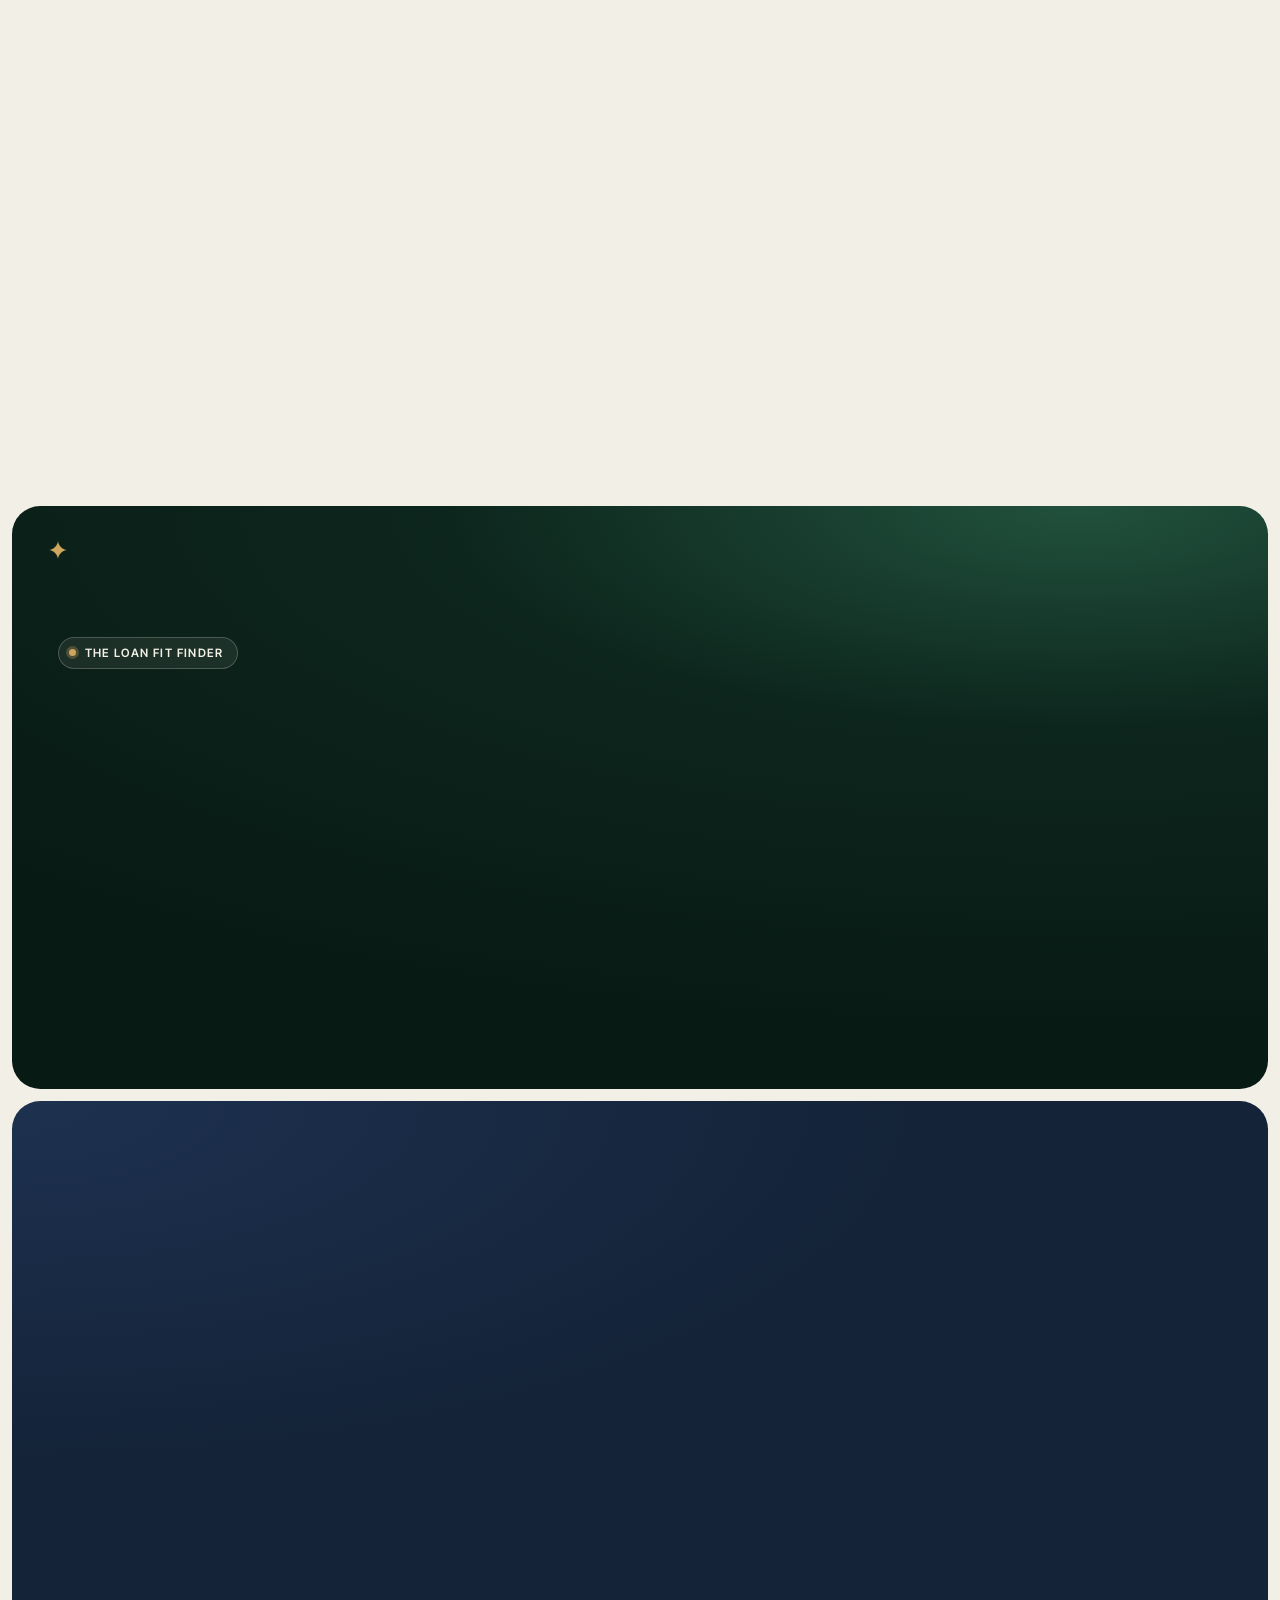
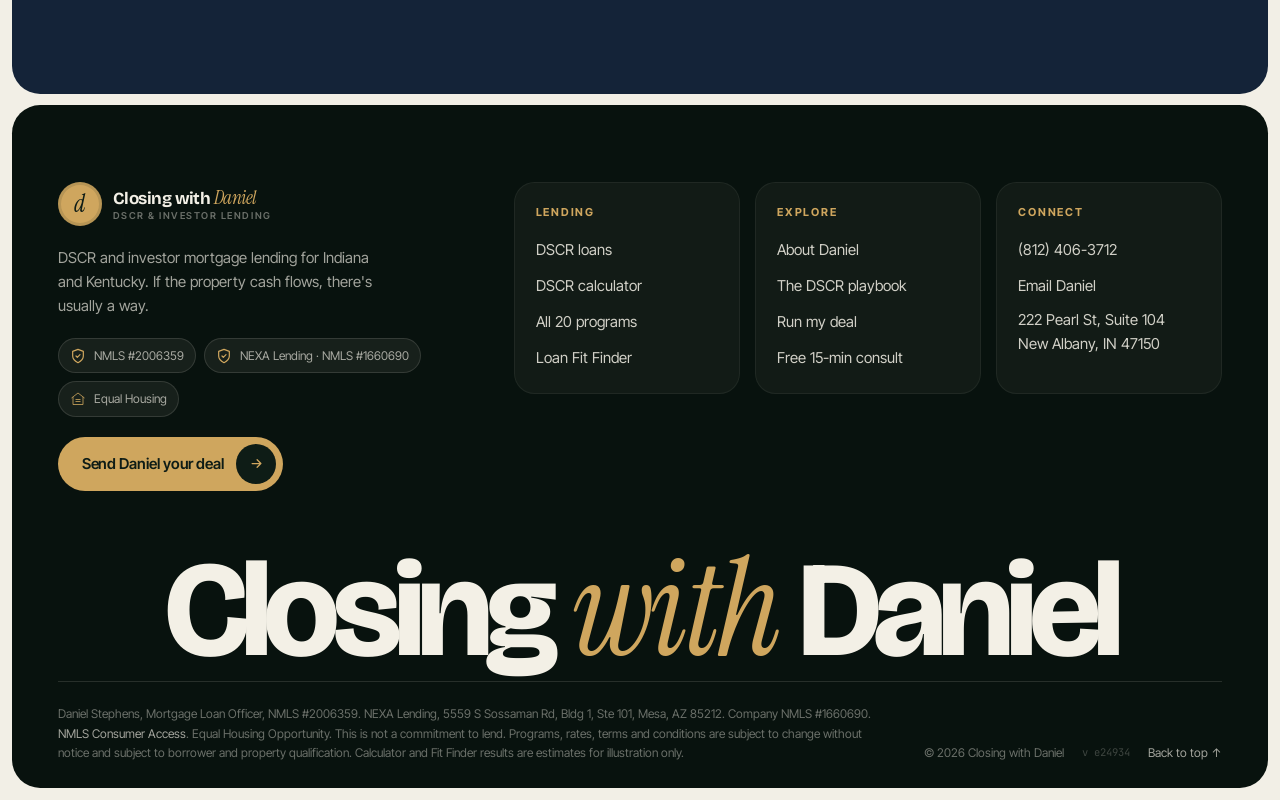
<file: loan-programs.html>
<!doctype html>
<html lang="en" class="anim">
<head>
<meta charset="utf-8">
<meta name="viewport" content="width=device-width, initial-scale=1, viewport-fit=cover">
<title>Loan Programs | Closing with Daniel</title>
<meta name="description" content="Twenty loan programs for buyers, investors and homeowners in Indiana and Kentucky: DSCR, Non-QM, bank statement, FHA, VA, USDA, Jumbo, HELOC and more.">
<meta name="theme-color" content="#0d261d">
<link rel="canonical" href="https://www.closingwithdaniel.com/loan-programs.html">
<meta property="og:type" content="website">
<meta property="og:title" content="Loan Programs | Closing with Daniel">
<meta property="og:description" content="Twenty loan programs for buyers, investors and homeowners in Indiana and Kentucky: DSCR, Non-QM, bank statement, FHA, VA, USDA, Jumbo, HELOC and more.">
<meta property="og:image" content="assets/img/daniel.jpg">
<meta name="twitter:card" content="summary_large_image">
<link rel="icon" href="data:image/svg+xml,%3Csvg xmlns='http://www.w3.org/2000/svg' viewBox='0 0 64 64'%3E%3Ccircle cx='32' cy='32' r='32' fill='%23cfa65e'/%3E%3Ctext x='32' y='44' text-anchor='middle' font-family='Georgia,serif' font-style='italic' font-size='34' fill='%230e1c16'%3Ed%3C/text%3E%3C/svg%3E">
<link rel="preload" href="assets/fonts/bricolage.woff2" as="font" type="font/woff2" crossorigin>
<link rel="preload" href="assets/fonts/instrument-serif-italic.woff2" as="font" type="font/woff2" crossorigin>
<link rel="preload" href="assets/fonts/inter-tight.woff2" as="font" type="font/woff2" crossorigin>
<link rel="stylesheet" href="assets/css/style.css?v=e2428b8d5e">
<script>
(function(d){var h=d.documentElement;h.classList.add('js');
var r=window.matchMedia&&matchMedia('(prefers-reduced-motion: reduce)').matches;if(r){h.classList.add('reduced');h.classList.remove('anim');}
try{if(sessionStorage.getItem('cwd-visited'))h.classList.add('no-preload');else sessionStorage.setItem('cwd-visited','1');if(sessionStorage.getItem('cwd-nav')){h.classList.add('curtain-in');h.classList.add('no-preload');sessionStorage.setItem('cwd-visited','1');}}catch(e){h.classList.add('no-preload');}
setTimeout(function(){h.classList.remove('curtain-in');},5000);
setTimeout(function(){if(!window.__animReady){h.classList.remove('anim','curtain-in');var p=d.querySelector('.preloader');if(p)p.remove();}},3500);
})(document);
</script>

</head>
<body>
<a class="skip" href="#main">Skip to content</a>
<div class="preloader" aria-hidden="true">
  <div class="pl-stage">
    <div class="pl-mark"><svg viewBox="0 0 120 120"><circle class="pl-ring" cx="60" cy="60" r="56"/><circle class="pl-ring pl-ring--2" cx="60" cy="60" r="48"/></svg><span class="pl-disc"><span class="pl-d">d</span></span></div>
    <div class="pl-word"><span class="pl-w"><span class="pl-ch"><i>C</i></span><span class="pl-ch"><i>l</i></span><span class="pl-ch"><i>o</i></span><span class="pl-ch"><i>s</i></span><span class="pl-ch"><i>i</i></span><span class="pl-ch"><i>n</i></span><span class="pl-ch"><i>g</i></span></span><span class="pl-w pl-w--serif"><span class="pl-ch s"><i>w</i></span><span class="pl-ch s"><i>i</i></span><span class="pl-ch s"><i>t</i></span><span class="pl-ch s"><i>h</i></span></span><span class="pl-w"><span class="pl-ch"><i>D</i></span><span class="pl-ch"><i>a</i></span><span class="pl-ch"><i>n</i></span><span class="pl-ch"><i>i</i></span><span class="pl-ch"><i>e</i></span><span class="pl-ch"><i>l</i></span></span></div>
    <div class="pl-sub"><span>DSCR &amp; investor lending</span><i></i><span>Indiana &amp; Kentucky</span><i></i><span>NMLS #2006359</span></div>
    <div class="pl-tag"><span class="pl-line"><span>Let the property <em>qualify</em> itself.</span></span></div>
  </div>
  <div class="pl-foot"><span class="pl-count">000</span><span class="pl-bar"><i></i></span><span class="pl-place">New Albany, IN</span></div>
</div>
<div class="curtain" aria-hidden="true">
  <div class="curtain__fill"></div><div class="curtain__ring"></div>
  <div class="curtain__label"><span class="mk">d</span><b>Closing with Daniel</b><span class="curtain__house"><svg viewBox="0 0 400 300" fill="none" stroke="currentColor" stroke-width="1.4" stroke-linecap="round" stroke-linejoin="round" aria-hidden="true"><path d="M20 290h360"/><path d="M60 290V150l110-90 110 90v140"/><path d="M40 166L170 58l130 108"/><path d="M230 98V52h28v68"/><path d="M140 290v-80h60v80"/><path d="M188 252h4"/><path d="M84 180h40v40H84zM104 180v40M84 200h40"/><path d="M216 180h40v40h-40zM236 180v40M216 200h40"/><path d="M150 120a20 20 0 0140 0v20h-40z"/><path d="M300 290v-60c0-20 30-20 30 0v60M315 232v58"/><path d="M330 250c18-6 30 4 30 18M340 290c0-24 30-30 40-14"/></svg></span><small>Closing with Daniel · DSCR &amp; investor lending</small></div>
</div>
<script>try{var l=sessionStorage.getItem('cwd-label');if(l&&document.documentElement.classList.contains('curtain-in'))document.querySelector('.curtain__label b').textContent=l;}catch(e){}</script>
<header class="header">
  <div class="header__bar">
    <a class="brand" href="index.html" aria-label="Closing with Daniel, home">
      <span class="brand__mark" aria-hidden="true">d</span>
      <span class="brand__text"><span class="brand__name">Closing with <em>Daniel</em></span><span class="brand__sub">DSCR &amp; investor lending</span></span>
    </a>
    <nav class="nav" aria-label="Primary"><a href="index.html">Home</a><a href="dscr-loans.html">DSCR Loans</a><a href="loan-programs.html" aria-current="page">Programs</a><a href="about.html">About</a><a href="learn.html">Learn</a><a href="contact.html">Contact</a></nav>
    <div class="header__cta">
      <a class="header__phone" href="tel:+18124063712" aria-label="Call (812) 406-3712"><svg viewBox="0 0 24 24" fill="none" stroke="currentColor" stroke-width="1.8" stroke-linecap="round" stroke-linejoin="round" aria-hidden="true"><path d="M22 16.9v3a2 2 0 01-2.2 2 19.8 19.8 0 01-8.6-3.1 19.5 19.5 0 01-6-6A19.8 19.8 0 012.1 4.2 2 2 0 014.1 2h3a2 2 0 012 1.7c.1.9.4 1.8.7 2.7a2 2 0 01-.5 2.1L8 9.8a16 16 0 006 6l1.3-1.3a2 2 0 012.1-.4c.9.3 1.8.6 2.7.7a2 2 0 011.7 2z"/></svg><span>(812) 406-3712</span></a>
      <a class="btn btn--sm" href="contact.html" data-magnetic>Run my deal <span class="ic"><svg viewBox="0 0 24 24" fill="none" stroke="currentColor" stroke-width="2" stroke-linecap="round" stroke-linejoin="round" aria-hidden="true"><path d="M5 12h14M13 6l6 6-6 6"/></svg></span></a>
      <button class="menu-btn" aria-expanded="false" aria-controls="site-menu"><span class="menu-btn__lines" aria-hidden="true"></span><span class="menu-btn__label">Menu</span></button>
    </div>
  </div>
</header>
<div class="menu" id="site-menu" aria-hidden="true">
  <div class="container menu__inner">
    <ul class="menu__list"><li><a href="index.html"><span class="n">01</span><span>Home</span></a></li><li><a href="dscr-loans.html"><span class="n">02</span><span>DSCR <em>Loans</em></span></a></li><li class="is-current"><a href="loan-programs.html" aria-current="page"><span class="n">03</span><span>Loan <em>Programs</em></span><span class="here">You're here</span></a></li><li><a href="about.html"><span class="n">04</span><span>About <em>Daniel</em></span></a></li><li><a href="learn.html"><span class="n">05</span><span>The <em>Playbook</em></span></a></li><li><a href="contact.html"><span class="n">06</span><span>Run my <em>deal</em></span></a></li></ul>
    <div class="menu__aside">
      <div class="menu__card">
        <span class="eyebrow">Free · 15 minutes</span>
        <p class="h4">Not sure where to start? Talk it through with Daniel before anything official.</p>
        <a class="btn btn--sm" href="contact.html#consult">Book a consult <span class="ic"><svg viewBox="0 0 24 24" fill="none" stroke="currentColor" stroke-width="2" stroke-linecap="round" stroke-linejoin="round" aria-hidden="true"><path d="M5 12h14M13 6l6 6-6 6"/></svg></span></a>
      </div>
      <div class="menu__meta">
        <a href="tel:+18124063712">(812) 406-3712</a>
        <a href="mailto:dstephens@nexamortgage.com">dstephens@nexamortgage.com</a>
        <span>222 Pearl St, Suite 104, New Albany, IN 47150</span>
      </div>
    </div>
  </div>
</div>
<main id="main">
<!-- ================= PAGE HERO ================= -->
<section class="panel panel--plum phero" data-inview>
  <div class="hero__bg" aria-hidden="true"><div class="hero__glow hero__glow--a" style="left:85%;top:10%"></div><div class="hero__glow hero__glow--b"></div></div>
  <span class="phero__big" aria-hidden="true">twenty</span>
  <span class="sparkle" style="left:50%;top:22%;width:18px;height:18px"><svg viewBox="0 0 24 24" fill="currentColor" aria-hidden="true"><path d="M12 0c.6 6.2 5.8 11.4 12 12-6.2.6-11.4 5.8-12 12-.6-6.2-5.8-11.4-12-12C6.2 11.4 11.4 6.2 12 0z"/></svg></span>
  <div class="container">
    <div class="phero__grid">
      <div class="phero__text">
        <nav class="phero__crumbs" aria-label="Breadcrumb" data-reveal><a href="index.html">Home</a><i></i><span>Loan Programs</span></nav>
        <h1 class="h1 split"><span class="line"><span>Every situation</span></span><span class="line"><span>has a <em class="swash">solution.</em></span></span></h1>
        <p class="lead" data-reveal>First-time buyer, physician, self-employed and tired of hearing no, or an investor growing a portfolio. Twenty programs, and the “why” behind each one. No jargon, no pressure.</p>
        <div class="btn-row" data-reveal><a class="btn" href="#fit-finder" data-magnetic>Help me choose <span class="ic"><svg viewBox="0 0 24 24" fill="none" stroke="currentColor" stroke-width="2" stroke-linecap="round" stroke-linejoin="round" aria-hidden="true"><path d="M5 12h14M13 6l6 6-6 6"/></svg></span></a><a class="tlink" href="#programs">Browse all 20 <svg viewBox="0 0 24 24" fill="none" stroke="currentColor" stroke-width="2" stroke-linecap="round" stroke-linejoin="round" aria-hidden="true"><path d="M5 12h14M13 6l6 6-6 6"/></svg></a></div>
      </div>
      <div class="phero__cards">
        <div class="itile" data-reveal="scale">
          <img fetchpriority="high" decoding="async" src="assets/img/p-porch.webp" alt="House with a wraparound porch" width="1400" height="933">
          <span class="tag">Purchase · Invest · Refinance</span>
          <h3 class="h3">One advisor. <em>Every deal type.</em></h3>
        </div>
        <div class="glass" data-reveal><b><span data-count="20">20</span></b><span>loan programs</span></div>
        <div class="glass" data-reveal><b><span data-count="250">250</span><sup>+</sup></b><span>lenders to compare</span></div>
      </div>
    </div>
  </div>
</section>

<!-- ================= PROGRAMS ================= -->
<section class="section" id="programs">
  <div class="container">
    <div class="head" data-inview>
      <div><span class="eyebrow" data-reveal>The full menu</span><h2 class="h2 split"><span class="line"><span>Find your</span></span><span class="line"><span><em class="swash">program.</em></span></span></h2></div>
      <div class="head__aside"><p class="lead" data-reveal>Filter by what you're trying to do. Every card opens a conversation with Daniel about whether it fits.</p></div>
    </div>
    <div class="filters" role="group" aria-label="Filter programs" data-reveal>
      <button type="button" data-filter="all" aria-pressed="true">All <sup>20</sup></button>
      <button type="button" data-filter="investor" aria-pressed="false">Investors <sup>4</sup></button>
      <button type="button" data-filter="purchase" aria-pressed="false">Buying a home <sup>13</sup></button>
      <button type="button" data-filter="refi" aria-pressed="false">Refinance &amp; equity <sup>7</sup></button>
      <button type="button" data-filter="alt" aria-pressed="false">Self-employed &amp; Non-QM <sup>3</sup></button>
    </div>
    <div class="programs">
      <a class="itile is-feature" href="dscr-loans.html" data-cat="investor purchase alt" data-reveal>
        <img src="assets/img/p-cabin.webp" alt="Rental cabin at dusk" loading="lazy" width="1400" height="933">
        <span class="tag">Featured · Investors</span><span class="tile__corner"><svg viewBox="0 0 24 24" fill="none" stroke="currentColor" stroke-width="2" stroke-linecap="round" stroke-linejoin="round" aria-hidden="true"><path d="M7 17L17 7M8 7h9v9"/></svg></span>
        <div class="chips"><span class="chip">No tax returns</span><span class="chip">STR friendly</span><span class="chip">LLC vesting</span><span class="chip">Cash-out</span></div>
        <h3 class="h3" style="font-size:clamp(1.8rem,3vw,2.6rem)">DSCR <em>Loans</em></h3>
        <p>Investment property financing qualified by the property's rental income, not your personal income.</p>
      </a>
      <a class="program program--sand" href="contact.html?program=Non-QM%20Loans" data-cat="alt investor purchase" data-reveal>
        <div class="program__top"><span class="program__icon"><svg viewBox="0 0 24 24" fill="none" stroke="currentColor" stroke-width="1.6" stroke-linecap="round" stroke-linejoin="round" aria-hidden="true"><path d="M9 3h4v3a2 2 0 104 0V3h4v8h-3a2 2 0 100 4h3v6H3V3h6z"/></svg></span><span class="program__cat">Non-QM</span><span class="program__arrow"><svg viewBox="0 0 24 24" fill="none" stroke="currentColor" stroke-width="2" stroke-linecap="round" stroke-linejoin="round" aria-hidden="true"><path d="M7 17L17 7M8 7h9v9"/></svg></span></div>
        <div class="program__body"><h3>Non-QM Loans</h3><p>Alternative underwriting for borrowers who don't fit traditional guidelines.</p></div>
        <div class="program__tags"><span>Alt-doc</span><span>Investors & owners</span></div>
        <span class="program__cta">Ask Daniel about this <svg viewBox="0 0 24 24" fill="none" stroke="currentColor" stroke-width="2" stroke-linecap="round" stroke-linejoin="round" aria-hidden="true"><path d="M5 12h14M13 6l6 6-6 6"/></svg></span>
      </a>
      <a class="program program--blush" href="contact.html?program=Self-Employed%20Mortgages" data-cat="alt purchase refi" data-reveal>
        <div class="program__top"><span class="program__icon"><svg viewBox="0 0 24 24" fill="none" stroke="currentColor" stroke-width="1.6" stroke-linecap="round" stroke-linejoin="round" aria-hidden="true"><rect x="3" y="7" width="18" height="13" rx="2"/><path d="M8 7V5a2 2 0 012-2h4a2 2 0 012 2v2M3 12h18"/></svg></span><span class="program__cat">Self-employed</span><span class="program__arrow"><svg viewBox="0 0 24 24" fill="none" stroke="currentColor" stroke-width="2" stroke-linecap="round" stroke-linejoin="round" aria-hidden="true"><path d="M7 17L17 7M8 7h9v9"/></svg></span></div>
        <div class="program__body"><h3>Self-Employed Mortgages</h3><p>Qualify using bank statements or other income documentation.</p></div>
        <div class="program__tags"><span>Bank statements</span><span>1099 & business owners</span></div>
        <span class="program__cta">Ask Daniel about this <svg viewBox="0 0 24 24" fill="none" stroke="currentColor" stroke-width="2" stroke-linecap="round" stroke-linejoin="round" aria-hidden="true"><path d="M5 12h14M13 6l6 6-6 6"/></svg></span>
      </a>
      <a class="program" href="contact.html?program=Private%20%7C%20Hard%20Money" data-cat="investor purchase" data-reveal>
        <div class="program__top"><span class="program__icon"><svg viewBox="0 0 24 24" fill="none" stroke="currentColor" stroke-width="1.6" stroke-linecap="round" stroke-linejoin="round" aria-hidden="true"><path d="M13 2L4 14h7l-1 8 9-12h-7z"/></svg></span><span class="program__cat">Investors</span><span class="program__arrow"><svg viewBox="0 0 24 24" fill="none" stroke="currentColor" stroke-width="2" stroke-linecap="round" stroke-linejoin="round" aria-hidden="true"><path d="M7 17L17 7M8 7h9v9"/></svg></span></div>
        <div class="program__body"><h3>Private | Hard Money</h3><p>Fast, asset-based financing for time-sensitive or non-traditional deals.</p></div>
        <div class="program__tags"><span>Fast close</span><span>Asset-based</span></div>
        <span class="program__cta">Ask Daniel about this <svg viewBox="0 0 24 24" fill="none" stroke="currentColor" stroke-width="2" stroke-linecap="round" stroke-linejoin="round" aria-hidden="true"><path d="M5 12h14M13 6l6 6-6 6"/></svg></span>
      </a>
      <a class="program program--mint" href="contact.html?program=Cash-Out%20Refinance" data-cat="investor refi" data-reveal>
        <div class="program__top"><span class="program__icon"><svg viewBox="0 0 24 24" fill="none" stroke="currentColor" stroke-width="1.6" stroke-linecap="round" stroke-linejoin="round" aria-hidden="true"><rect x="2" y="6" width="20" height="12" rx="2"/><circle cx="12" cy="12" r="3"/><path d="M6 10v4M18 10v4"/></svg></span><span class="program__cat">Equity</span><span class="program__arrow"><svg viewBox="0 0 24 24" fill="none" stroke="currentColor" stroke-width="2" stroke-linecap="round" stroke-linejoin="round" aria-hidden="true"><path d="M7 17L17 7M8 7h9v9"/></svg></span></div>
        <div class="program__body"><h3>Cash-Out Refinance</h3><p>Turn equity into cash for renovations, debt payoff, or the next property.</p></div>
        <div class="program__tags"><span>Use your equity</span><span>Home or rental</span></div>
        <span class="program__cta">Ask Daniel about this <svg viewBox="0 0 24 24" fill="none" stroke="currentColor" stroke-width="2" stroke-linecap="round" stroke-linejoin="round" aria-hidden="true"><path d="M5 12h14M13 6l6 6-6 6"/></svg></span>
      </a>
      <a class="program" href="contact.html?program=Conventional%20Loans" data-cat="purchase" data-reveal>
        <div class="program__top"><span class="program__icon"><svg viewBox="0 0 24 24" fill="none" stroke="currentColor" stroke-width="1.6" stroke-linecap="round" stroke-linejoin="round" aria-hidden="true"><path d="M3 11l9-7 9 7"/><path d="M5 10v10h14V10"/><path d="M10 20v-6h4v6"/></svg></span><span class="program__cat">Purchase</span><span class="program__arrow"><svg viewBox="0 0 24 24" fill="none" stroke="currentColor" stroke-width="2" stroke-linecap="round" stroke-linejoin="round" aria-hidden="true"><path d="M7 17L17 7M8 7h9v9"/></svg></span></div>
        <div class="program__body"><h3>Conventional Loans</h3><p>For buyers with solid credit and steady income.</p></div>
        <div class="program__tags"><span>Purchase or refi</span><span>Strong credit</span></div>
        <span class="program__cta">Ask Daniel about this <svg viewBox="0 0 24 24" fill="none" stroke="currentColor" stroke-width="2" stroke-linecap="round" stroke-linejoin="round" aria-hidden="true"><path d="M5 12h14M13 6l6 6-6 6"/></svg></span>
      </a>
      <a class="program program--sand" href="contact.html?program=FHA%20Loans" data-cat="purchase" data-reveal>
        <div class="program__top"><span class="program__icon"><svg viewBox="0 0 24 24" fill="none" stroke="currentColor" stroke-width="1.6" stroke-linecap="round" stroke-linejoin="round" aria-hidden="true"><circle cx="8" cy="15" r="4"/><path d="M11 12l9-9M17 6l3 3M15 8l2 2"/></svg></span><span class="program__cat">First-time buyers</span><span class="program__arrow"><svg viewBox="0 0 24 24" fill="none" stroke="currentColor" stroke-width="2" stroke-linecap="round" stroke-linejoin="round" aria-hidden="true"><path d="M7 17L17 7M8 7h9v9"/></svg></span></div>
        <div class="program__body"><h3>FHA Loans</h3><p>Flexible credit and down payment requirements, great for first-time buyers.</p></div>
        <div class="program__tags"><span>Low down payment</span><span>Flexible credit</span></div>
        <span class="program__cta">Ask Daniel about this <svg viewBox="0 0 24 24" fill="none" stroke="currentColor" stroke-width="2" stroke-linecap="round" stroke-linejoin="round" aria-hidden="true"><path d="M5 12h14M13 6l6 6-6 6"/></svg></span>
      </a>
      <a class="program" href="contact.html?program=VA%20Loans" data-cat="purchase" data-reveal>
        <div class="program__top"><span class="program__icon"><svg viewBox="0 0 24 24" fill="none" stroke="currentColor" stroke-width="1.6" stroke-linecap="round" stroke-linejoin="round" aria-hidden="true"><path d="M12 21s8-4 8-10V5l-8-3-8 3v6c0 6 8 10 8 10z"/><path d="M12 8l1.2 2.5 2.8.4-2 2 .5 2.8L12 14.4l-2.5 1.3.5-2.8-2-2 2.8-.4z"/></svg></span><span class="program__cat">Veterans</span><span class="program__arrow"><svg viewBox="0 0 24 24" fill="none" stroke="currentColor" stroke-width="2" stroke-linecap="round" stroke-linejoin="round" aria-hidden="true"><path d="M7 17L17 7M8 7h9v9"/></svg></span></div>
        <div class="program__body"><h3>VA Loans</h3><p>Zero-down financing for eligible veterans and active-duty service members.</p></div>
        <div class="program__tags"><span>Zero down</span><span>Veterans & active duty</span></div>
        <span class="program__cta">Ask Daniel about this <svg viewBox="0 0 24 24" fill="none" stroke="currentColor" stroke-width="2" stroke-linecap="round" stroke-linejoin="round" aria-hidden="true"><path d="M5 12h14M13 6l6 6-6 6"/></svg></span>
      </a>
      <a class="program program--mint" href="contact.html?program=USDA%20Loans" data-cat="purchase" data-reveal>
        <div class="program__top"><span class="program__icon"><svg viewBox="0 0 24 24" fill="none" stroke="currentColor" stroke-width="1.6" stroke-linecap="round" stroke-linejoin="round" aria-hidden="true"><path d="M5 19c0-9 6-15 15-15 0 9-6 15-15 15z"/><path d="M5 19L14 10"/></svg></span><span class="program__cat">Rural</span><span class="program__arrow"><svg viewBox="0 0 24 24" fill="none" stroke="currentColor" stroke-width="2" stroke-linecap="round" stroke-linejoin="round" aria-hidden="true"><path d="M7 17L17 7M8 7h9v9"/></svg></span></div>
        <div class="program__body"><h3>USDA Loans</h3><p>100% financing for eligible rural homes and income levels.</p></div>
        <div class="program__tags"><span>100% financing</span><span>Eligible rural areas</span></div>
        <span class="program__cta">Ask Daniel about this <svg viewBox="0 0 24 24" fill="none" stroke="currentColor" stroke-width="2" stroke-linecap="round" stroke-linejoin="round" aria-hidden="true"><path d="M5 12h14M13 6l6 6-6 6"/></svg></span>
      </a>
      <a class="program program--blush" href="contact.html?program=Down%20Payment%20Assistance" data-cat="purchase" data-reveal>
        <div class="program__top"><span class="program__icon"><svg viewBox="0 0 24 24" fill="none" stroke="currentColor" stroke-width="1.6" stroke-linecap="round" stroke-linejoin="round" aria-hidden="true"><path d="M3 14l4-2 5 1 4-1a2 2 0 010 4l-5 1"/><path d="M3 19l4-1 7 1 6-4"/><circle cx="15" cy="6" r="3"/></svg></span><span class="program__cat">Assistance</span><span class="program__arrow"><svg viewBox="0 0 24 24" fill="none" stroke="currentColor" stroke-width="2" stroke-linecap="round" stroke-linejoin="round" aria-hidden="true"><path d="M7 17L17 7M8 7h9v9"/></svg></span></div>
        <div class="program__body"><h3>Down Payment Assistance</h3><p>Programs to help cover your down payment and closing costs.</p></div>
        <div class="program__tags"><span>Down payment help</span><span>Closing cost help</span></div>
        <span class="program__cta">Ask Daniel about this <svg viewBox="0 0 24 24" fill="none" stroke="currentColor" stroke-width="2" stroke-linecap="round" stroke-linejoin="round" aria-hidden="true"><path d="M5 12h14M13 6l6 6-6 6"/></svg></span>
      </a>
      <a class="program" href="contact.html?program=Doctor%20Loans" data-cat="purchase" data-reveal>
        <div class="program__top"><span class="program__icon"><svg viewBox="0 0 24 24" fill="none" stroke="currentColor" stroke-width="1.6" stroke-linecap="round" stroke-linejoin="round" aria-hidden="true"><path d="M6 3v6a4 4 0 008 0V3"/><path d="M10 13v3a4 4 0 008 0v-2"/><circle cx="18" cy="12" r="2"/></svg></span><span class="program__cat">Professionals</span><span class="program__arrow"><svg viewBox="0 0 24 24" fill="none" stroke="currentColor" stroke-width="2" stroke-linecap="round" stroke-linejoin="round" aria-hidden="true"><path d="M7 17L17 7M8 7h9v9"/></svg></span></div>
        <div class="program__body"><h3>Doctor Loans</h3><p>Special financing built for physicians, residents and medical professionals.</p></div>
        <div class="program__tags"><span>Physicians & residents</span><span>Medical pros</span></div>
        <span class="program__cta">Ask Daniel about this <svg viewBox="0 0 24 24" fill="none" stroke="currentColor" stroke-width="2" stroke-linecap="round" stroke-linejoin="round" aria-hidden="true"><path d="M5 12h14M13 6l6 6-6 6"/></svg></span>
      </a>
      <a class="program program--sand" href="contact.html?program=FHA%20203k%20Loans" data-cat="purchase" data-reveal>
        <div class="program__top"><span class="program__icon"><svg viewBox="0 0 24 24" fill="none" stroke="currentColor" stroke-width="1.6" stroke-linecap="round" stroke-linejoin="round" aria-hidden="true"><path d="M14 6l4 4M3 21l9-9M12 4l6 6-3 3-6-6z"/></svg></span><span class="program__cat">Renovation</span><span class="program__arrow"><svg viewBox="0 0 24 24" fill="none" stroke="currentColor" stroke-width="2" stroke-linecap="round" stroke-linejoin="round" aria-hidden="true"><path d="M7 17L17 7M8 7h9v9"/></svg></span></div>
        <div class="program__body"><h3>FHA 203k Loans</h3><p>Finance your purchase and renovation costs in a single loan.</p></div>
        <div class="program__tags"><span>Buy + renovate</span><span>One loan</span></div>
        <span class="program__cta">Ask Daniel about this <svg viewBox="0 0 24 24" fill="none" stroke="currentColor" stroke-width="2" stroke-linecap="round" stroke-linejoin="round" aria-hidden="true"><path d="M5 12h14M13 6l6 6-6 6"/></svg></span>
      </a>
      <a class="program" href="contact.html?program=Jumbo%20Loans" data-cat="purchase" data-reveal>
        <div class="program__top"><span class="program__icon"><svg viewBox="0 0 24 24" fill="none" stroke="currentColor" stroke-width="1.6" stroke-linecap="round" stroke-linejoin="round" aria-hidden="true"><path d="M6 3h12l3 6-9 12L3 9z"/><path d="M3 9h18M12 21L9 9l3-6 3 6z"/></svg></span><span class="program__cat">High-value</span><span class="program__arrow"><svg viewBox="0 0 24 24" fill="none" stroke="currentColor" stroke-width="2" stroke-linecap="round" stroke-linejoin="round" aria-hidden="true"><path d="M7 17L17 7M8 7h9v9"/></svg></span></div>
        <div class="program__body"><h3>Jumbo Loans</h3><p>Financing for high-value homes above conventional loan limits.</p></div>
        <div class="program__tags"><span>Above loan limits</span><span>High-value homes</span></div>
        <span class="program__cta">Ask Daniel about this <svg viewBox="0 0 24 24" fill="none" stroke="currentColor" stroke-width="2" stroke-linecap="round" stroke-linejoin="round" aria-hidden="true"><path d="M5 12h14M13 6l6 6-6 6"/></svg></span>
      </a>
      <a class="program program--mint" href="contact.html?program=Adjustable-Rate%20%28ARM%29" data-cat="purchase" data-reveal>
        <div class="program__top"><span class="program__icon"><svg viewBox="0 0 24 24" fill="none" stroke="currentColor" stroke-width="1.6" stroke-linecap="round" stroke-linejoin="round" aria-hidden="true"><path d="M3 17c3 0 3-4 6-4s3 4 6 4 3-8 6-8"/><path d="M3 7h6M15 7h6"/></svg></span><span class="program__cat">Purchase</span><span class="program__arrow"><svg viewBox="0 0 24 24" fill="none" stroke="currentColor" stroke-width="2" stroke-linecap="round" stroke-linejoin="round" aria-hidden="true"><path d="M7 17L17 7M8 7h9v9"/></svg></span></div>
        <div class="program__body"><h3>Adjustable-Rate (ARM)</h3><p>A lower intro rate that adjusts after a set period.</p></div>
        <div class="program__tags"><span>Lower intro rate</span><span>Fixed, then adjusts</span></div>
        <span class="program__cta">Ask Daniel about this <svg viewBox="0 0 24 24" fill="none" stroke="currentColor" stroke-width="2" stroke-linecap="round" stroke-linejoin="round" aria-hidden="true"><path d="M5 12h14M13 6l6 6-6 6"/></svg></span>
      </a>
      <a class="program" href="contact.html?program=Mortgage%20Refinance" data-cat="refi" data-reveal>
        <div class="program__top"><span class="program__icon"><svg viewBox="0 0 24 24" fill="none" stroke="currentColor" stroke-width="1.6" stroke-linecap="round" stroke-linejoin="round" aria-hidden="true"><path d="M20 11a8 8 0 00-14-5L4 8"/><path d="M4 4v4h4"/><path d="M4 13a8 8 0 0014 5l2-2"/><path d="M20 20v-4h-4"/></svg></span><span class="program__cat">Refinance</span><span class="program__arrow"><svg viewBox="0 0 24 24" fill="none" stroke="currentColor" stroke-width="2" stroke-linecap="round" stroke-linejoin="round" aria-hidden="true"><path d="M7 17L17 7M8 7h9v9"/></svg></span></div>
        <div class="program__body"><h3>Mortgage Refinance</h3><p>Replace your current loan with better terms or a lower rate.</p></div>
        <div class="program__tags"><span>Lower rate or term</span><span>Better terms</span></div>
        <span class="program__cta">Ask Daniel about this <svg viewBox="0 0 24 24" fill="none" stroke="currentColor" stroke-width="2" stroke-linecap="round" stroke-linejoin="round" aria-hidden="true"><path d="M5 12h14M13 6l6 6-6 6"/></svg></span>
      </a>
      <a class="program program--blush" href="contact.html?program=FHA%20Streamline" data-cat="refi" data-reveal>
        <div class="program__top"><span class="program__icon"><svg viewBox="0 0 24 24" fill="none" stroke="currentColor" stroke-width="1.6" stroke-linecap="round" stroke-linejoin="round" aria-hidden="true"><path d="M4 12h9M4 7h6M4 17h6"/><path d="M14 5l6 7-6 7"/></svg></span><span class="program__cat">Refinance</span><span class="program__arrow"><svg viewBox="0 0 24 24" fill="none" stroke="currentColor" stroke-width="2" stroke-linecap="round" stroke-linejoin="round" aria-hidden="true"><path d="M7 17L17 7M8 7h9v9"/></svg></span></div>
        <div class="program__body"><h3>FHA Streamline</h3><p>A simplified refinance option for existing FHA borrowers.</p></div>
        <div class="program__tags"><span>Existing FHA loans</span><span>Simplified</span></div>
        <span class="program__cta">Ask Daniel about this <svg viewBox="0 0 24 24" fill="none" stroke="currentColor" stroke-width="2" stroke-linecap="round" stroke-linejoin="round" aria-hidden="true"><path d="M5 12h14M13 6l6 6-6 6"/></svg></span>
      </a>
      <a class="program" href="contact.html?program=VA%20IRRRL" data-cat="refi" data-reveal>
        <div class="program__top"><span class="program__icon"><svg viewBox="0 0 24 24" fill="none" stroke="currentColor" stroke-width="1.6" stroke-linecap="round" stroke-linejoin="round" aria-hidden="true"><path d="M5 21V4M5 4h11l-2 4 2 4H5"/></svg></span><span class="program__cat">Veterans</span><span class="program__arrow"><svg viewBox="0 0 24 24" fill="none" stroke="currentColor" stroke-width="2" stroke-linecap="round" stroke-linejoin="round" aria-hidden="true"><path d="M7 17L17 7M8 7h9v9"/></svg></span></div>
        <div class="program__body"><h3>VA IRRRL</h3><p>A streamlined refinance for existing VA loan holders.</p></div>
        <div class="program__tags"><span>Existing VA loans</span><span>Streamlined</span></div>
        <span class="program__cta">Ask Daniel about this <svg viewBox="0 0 24 24" fill="none" stroke="currentColor" stroke-width="2" stroke-linecap="round" stroke-linejoin="round" aria-hidden="true"><path d="M5 12h14M13 6l6 6-6 6"/></svg></span>
      </a>
      <a class="program program--sand" href="contact.html?program=HELOC" data-cat="refi" data-reveal>
        <div class="program__top"><span class="program__icon"><svg viewBox="0 0 24 24" fill="none" stroke="currentColor" stroke-width="1.6" stroke-linecap="round" stroke-linejoin="round" aria-hidden="true"><path d="M12 3l9 5-9 5-9-5z"/><path d="M3 13l9 5 9-5"/></svg></span><span class="program__cat">Equity</span><span class="program__arrow"><svg viewBox="0 0 24 24" fill="none" stroke="currentColor" stroke-width="2" stroke-linecap="round" stroke-linejoin="round" aria-hidden="true"><path d="M7 17L17 7M8 7h9v9"/></svg></span></div>
        <div class="program__body"><h3>HELOC</h3><p>A flexible line of credit secured by your home's equity.</p></div>
        <div class="program__tags"><span>Line of credit</span><span>Draw as needed</span></div>
        <span class="program__cta">Ask Daniel about this <svg viewBox="0 0 24 24" fill="none" stroke="currentColor" stroke-width="2" stroke-linecap="round" stroke-linejoin="round" aria-hidden="true"><path d="M5 12h14M13 6l6 6-6 6"/></svg></span>
      </a>
      <a class="program" href="contact.html?program=Reverse%20Mortgage" data-cat="refi" data-reveal>
        <div class="program__top"><span class="program__icon"><svg viewBox="0 0 24 24" fill="none" stroke="currentColor" stroke-width="1.6" stroke-linecap="round" stroke-linejoin="round" aria-hidden="true"><circle cx="12" cy="12" r="9"/><path d="M12 7v5l3 2"/></svg></span><span class="program__cat">62+</span><span class="program__arrow"><svg viewBox="0 0 24 24" fill="none" stroke="currentColor" stroke-width="2" stroke-linecap="round" stroke-linejoin="round" aria-hidden="true"><path d="M7 17L17 7M8 7h9v9"/></svg></span></div>
        <div class="program__body"><h3>Reverse Mortgage</h3><p>Access home equity without a monthly mortgage payment, for homeowners 62+.</p></div>
        <div class="program__tags"><span>Age 62+</span><span>No monthly payment</span></div>
        <span class="program__cta">Ask Daniel about this <svg viewBox="0 0 24 24" fill="none" stroke="currentColor" stroke-width="2" stroke-linecap="round" stroke-linejoin="round" aria-hidden="true"><path d="M5 12h14M13 6l6 6-6 6"/></svg></span>
      </a>
    </div>
  </div>
</section>

<div class="band band--rev" aria-hidden="true"><div class="ticker"><div class="ticker__track">
  <span>Purchase</span><span>Refinance</span><span>Invest</span><span>Renovate</span><span>Tap equity</span><span>Scale up</span>
  <span>Purchase</span><span>Refinance</span><span>Invest</span><span>Renovate</span><span>Tap equity</span><span>Scale up</span>
</div></div></div>

<!-- ================= WHY A BROKER ================= -->
<section class="section">
  <div class="container">
    <div class="head" data-inview>
      <div><span class="eyebrow" data-reveal>Why a broker</span><h2 class="h2 split"><span class="line"><span>One bank, one menu.</span></span><span class="line"><span>You get <em class="swash">250+.</em></span></span></h2></div>
      <div class="head__aside"><p class="lead" data-reveal>As a mortgage broker with NEXA Lending, Daniel isn't limited to one lender's rate sheet. He shops your scenario across the market and brings back the fit.</p></div>
    </div>
    <div class="bento">
      <div class="tile tile--plum2 c-5" data-reveal><span class="rings-tex" aria-hidden="true" style="color:var(--gold)"></span><span class="row__n" style="color:var(--gold);font-family:var(--ff-serif);font-style:italic;font-size:2.4rem">01</span><div><h3 class="h3">Rate comparisons, <em>not a single quote</em></h3><p class="p-dim" style="margin-top:10px">Programs and pricing vary lender to lender. Comparing them side by side is how you avoid leaving money on the table.</p></div></div>
      <div class="tile tile--mint c-7" data-reveal><span style="font-family:var(--ff-serif);font-style:italic;font-size:2.4rem;color:var(--teal)">02</span><div><h3 class="h3">Programs banks <em style="color:var(--teal)">don't carry</em></h3><p class="p-dim" style="margin-top:10px">DSCR, bank statement, doctor and private money options often sit outside a retail bank's box. A broker can reach them.</p></div><span class="dots-tex" aria-hidden="true" style="color:var(--teal)"></span></div>
      <div class="tile tile--sand c-7" data-reveal><span style="font-family:var(--ff-serif);font-style:italic;font-size:2.4rem;color:var(--plum-600)">03</span><div><h3 class="h3">A local advisor, <em>start to finish</em></h3><p class="p-dim" style="margin-top:10px">Daniel takes your file from application to closing himself, right here on Pearl Street in New Albany.</p></div></div>
      <div class="tile tile--teal c-5" data-reveal><span class="kicker">Licensed</span><div><div class="big" style="font-size:clamp(2.6rem,4.4vw,4rem)">IN <em style="font-family:var(--ff-serif);font-weight:400">&amp;</em> KY</div><p class="p-dim" style="margin-top:10px">NMLS #2006359 · NEXA Lending NMLS #1660690</p></div></div>
    </div>
  </div>
</section>

<!-- ================= FIT FINDER ================= -->
<section class="panel panel--plum section" data-inview>
  <span class="sparkle" style="left:3%;top:6%;width:18px;height:18px"><svg viewBox="0 0 24 24" fill="currentColor" aria-hidden="true"><path d="M12 0c.6 6.2 5.8 11.4 12 12-6.2.6-11.4 5.8-12 12-.6-6.2-5.8-11.4-12-12C6.2 11.4 11.4 6.2 12 0z"/></svg></span>
  <div class="container"><div class="quiz" id="fit-finder">
  <div class="quiz__intro">
    <span class="eyebrow">The Loan Fit Finder</span>
    <h2 class="h2 split"><span class="line"><span>Not sure which</span></span><span class="line"><span>loan <em class="swash">fits?</em></span></span></h2>
    <p class="lead" data-reveal>Four quick questions. Sixty seconds. Find the program that matches your deal right now, then send it straight to Daniel, already filled in.</p>
    <div class="chips" data-reveal><span class="chip">⏱ 60 seconds</span><span class="chip">🔒 No credit pull</span><span class="chip">✦ 20 programs checked</span></div>
  </div>
  <div class="quiz__card" data-quiz data-reveal="scale">
    <div class="quiz__bars" aria-hidden="true"><i></i><i></i><i></i><i></i></div>

    <div class="quiz__q" data-q="use">
      <span class="kicker">Question 01 / 04</span>
      <h3 class="h3">What's the property for?</h3>
      <div class="quiz__opts">
        <button type="button" data-v="rental"><span class="key">A</span>A rental I'll hold long-term</button>
        <button type="button" data-v="str"><span class="key">B</span>An Airbnb or VRBO short-term rental</button>
        <button type="button" data-v="flip"><span class="key">C</span>A fix-and-flip</button>
        <button type="button" data-v="home"><span class="key">D</span>A home I'll live in</button>
      </div>
    </div>

    <div class="quiz__q" data-q="income">
      <span class="kicker">Question 02 / 04</span>
      <h3 class="h3">How do your tax returns look to a bank?</h3>
      <div class="quiz__opts">
        <button type="button" data-v="w2"><span class="key">A</span>Strong, steady W-2 income</button>
        <button type="button" data-v="writeoffs"><span class="key">B</span>Lots of write-offs, so lower on paper</button>
        <button type="button" data-v="self"><span class="key">C</span>I'm self-employed</button>
        <button type="button" data-v="unsure"><span class="key">D</span>Not sure</button>
      </div>
    </div>

    <div class="quiz__q" data-q="cash">
      <span class="kicker">Question 03 / 04</span>
      <h3 class="h3">Does the rent cover the payment?</h3>
      <div class="quiz__opts">
        <button type="button" data-v="yes"><span class="key">A</span>Yes, comfortably</button>
        <button type="button" data-v="even"><span class="key">B</span>About break-even</button>
        <button type="button" data-v="no"><span class="key">C</span>Not on long-term rent</button>
        <button type="button" data-v="na"><span class="key">D</span>Doesn't apply / not sure</button>
      </div>
    </div>

    <div class="quiz__q" data-q="count">
      <span class="kicker">Question 04 / 04</span>
      <h3 class="h3">How many financed properties do you own?</h3>
      <div class="quiz__opts">
        <button type="button" data-v="0"><span class="key">A</span>None yet, this is my first</button>
        <button type="button" data-v="1"><span class="key">B</span>1 to 3</button>
        <button type="button" data-v="4"><span class="key">C</span>4 to 9</button>
        <button type="button" data-v="10"><span class="key">D</span>10 or more</button>
      </div>
      <button type="button" class="quiz__back" data-qback>← Back</button>
    </div>

    <div class="quiz__result" aria-live="polite">
      <span class="match">✓ Your best-fit starting point</span>
      <h3 class="h3" data-r-title>DSCR Loan</h3>
      <p class="muted" data-r-text></p>
      <ul data-r-list></ul>
      <div class="btn-row">
        <a class="btn btn--dark" href="contact.html" data-r-link>Send this to Daniel <span class="ic"><svg viewBox="0 0 24 24" fill="none" stroke="currentColor" stroke-width="2" stroke-linecap="round" stroke-linejoin="round" aria-hidden="true"><path d="M5 12h14M13 6l6 6-6 6"/></svg></span></a>
        <button type="button" class="restart" data-qrestart>Start over</button>
      </div>
    </div>
  </div>
</div>
</div>
</section>

<!-- ================= CTA ================= -->
<section class="panel panel--teal cta" data-inview>
  <span class="cta__art"><svg viewBox="0 0 400 300" fill="none" stroke="currentColor" stroke-width="1.4" stroke-linecap="round" stroke-linejoin="round" aria-hidden="true"><path d="M20 290h360"/><path d="M60 290V150l110-90 110 90v140"/><path d="M40 166L170 58l130 108"/><path d="M230 98V52h28v68"/><path d="M140 290v-80h60v80"/><path d="M188 252h4"/><path d="M84 180h40v40H84zM104 180v40M84 200h40"/><path d="M216 180h40v40h-40zM236 180v40M216 200h40"/><path d="M150 120a20 20 0 0140 0v20h-40z"/><path d="M300 290v-60c0-20 30-20 30 0v60M315 232v58"/><path d="M330 250c18-6 30 4 30 18M340 290c0-24 30-30 40-14"/></svg></span>
  <span class="cta__art cta__art--r"><svg viewBox="0 0 400 300" fill="none" stroke="currentColor" stroke-width="1.4" stroke-linecap="round" stroke-linejoin="round" aria-hidden="true"><path d="M20 290h360"/><path d="M60 290V150l110-90 110 90v140"/><path d="M40 166L170 58l130 108"/><path d="M230 98V52h28v68"/><path d="M140 290v-80h60v80"/><path d="M188 252h4"/><path d="M84 180h40v40H84zM104 180v40M84 200h40"/><path d="M216 180h40v40h-40zM236 180v40M216 200h40"/><path d="M150 120a20 20 0 0140 0v20h-40z"/><path d="M300 290v-60c0-20 30-20 30 0v60M315 232v58"/><path d="M330 250c18-6 30 4 30 18M340 290c0-24 30-30 40-14"/></svg></span>
  <div class="container">
    <span class="eyebrow" data-reveal>Free · 15 minutes · No commitment</span>
    <h2 class="display split"><span class="line"><span>Start with a</span></span><span class="line"><span><em class="swash">conversation.</em></span></span></h2>
    <p class="lead" data-reveal>Go over your goals and options with Daniel before anything official happens.</p>
    <div class="btn-row" data-reveal><a class="btn" href="contact.html#consult" data-magnetic>Book my free call <span class="ic"><svg viewBox="0 0 24 24" fill="none" stroke="currentColor" stroke-width="2" stroke-linecap="round" stroke-linejoin="round" aria-hidden="true"><path d="M5 12h14M13 6l6 6-6 6"/></svg></span></a><a class="btn btn--ghost" href="tel:+18124063712">Call (812) 406-3712 <span class="ic"><svg viewBox="0 0 24 24" fill="none" stroke="currentColor" stroke-width="2" stroke-linecap="round" stroke-linejoin="round" aria-hidden="true"><path d="M5 12h14M13 6l6 6-6 6"/></svg></span></a></div>
  </div>
</section>

</main>
<footer class="footer">
  <div class="container">
    <div class="footer__top">
      <div class="footer__brand">
        <a class="brand" href="index.html"><span class="brand__mark" aria-hidden="true">d</span><span class="brand__text"><span class="brand__name">Closing with <em>Daniel</em></span><span class="brand__sub">DSCR &amp; investor lending</span></span></a>
        <p>DSCR and investor mortgage lending for Indiana and Kentucky. If the property cash flows, there's usually a way.</p>
        <div class="footer__badges"><span><svg viewBox="0 0 24 24" fill="none" stroke="currentColor" stroke-width="1.8" stroke-linecap="round" stroke-linejoin="round" aria-hidden="true"><path d="M12 22s8-4 8-10V5l-8-3-8 3v7c0 6 8 10 8 10z"/><path d="M9 12l2 2 4-4"/></svg>NMLS #2006359</span><span><svg viewBox="0 0 24 24" fill="none" stroke="currentColor" stroke-width="1.8" stroke-linecap="round" stroke-linejoin="round" aria-hidden="true"><path d="M12 22s8-4 8-10V5l-8-3-8 3v7c0 6 8 10 8 10z"/><path d="M9 12l2 2 4-4"/></svg>NEXA Lending · NMLS #1660690</span><span><svg viewBox="0 0 32 32" fill="none" stroke="currentColor" stroke-width="1.6" aria-hidden="true"><path d="M3 14L16 4l13 10"/><path d="M6 12v15h20V12"/><path d="M11 17h10M11 21h10"/></svg>Equal Housing</span></div>
        <a class="btn" href="contact.html" data-magnetic>Send Daniel your deal <span class="ic"><svg viewBox="0 0 24 24" fill="none" stroke="currentColor" stroke-width="2" stroke-linecap="round" stroke-linejoin="round" aria-hidden="true"><path d="M5 12h14M13 6l6 6-6 6"/></svg></span></a>
      </div>
      <div class="footer__cols">
        <div class="fcol"><h4>Lending</h4><ul>
          <li><a href="dscr-loans.html">DSCR loans</a></li>
          <li><a href="dscr-loans.html#calculator">DSCR calculator</a></li>
          <li><a href="loan-programs.html">All 20 programs</a></li>
          <li><a href="index.html#fit-finder">Loan Fit Finder</a></li>
        </ul></div>
        <div class="fcol"><h4>Explore</h4><ul>
          <li><a href="about.html">About Daniel</a></li>
          <li><a href="learn.html">The DSCR playbook</a></li>
          <li><a href="contact.html">Run my deal</a></li>
          <li><a href="contact.html#consult">Free 15-min consult</a></li>
        </ul></div>
        <div class="fcol"><h4>Connect</h4><ul>
          <li><a href="tel:+18124063712">(812) 406-3712</a></li>
          <li><a href="mailto:dstephens@nexamortgage.com">Email Daniel</a></li>
          <li><address>222 Pearl St, Suite 104<br>New Albany, IN 47150</address></li>
        </ul></div>
      </div>
    </div>
    <div class="footer__word" aria-hidden="true">Closing <em>with</em> Daniel</div>
    <div class="footer__legal">
      <p>Daniel Stephens, Mortgage Loan Officer, NMLS #2006359. NEXA Lending, 5559 S Sossaman Rd, Bldg 1, Ste 101, Mesa, AZ 85212. Company NMLS #1660690. <a href="https://www.nmlsconsumeraccess.org/" target="_blank" rel="noopener">NMLS Consumer Access</a>. Equal Housing Opportunity. This is not a commitment to lend. Programs, rates, terms and conditions are subject to change without notice and subject to borrower and property qualification. Calculator and Fit Finder results are estimates for illustration only.</p>
      <p class="r"><span>© <span data-year>2026</span> Closing with Daniel</span><span class="build" title="Site version">v e24934</span><a href="#main" data-top>Back to top ↑</a></p>
    </div>
  </div>
</footer>
<button class="to-top" aria-label="Back to top"><svg viewBox="0 0 24 24" fill="none" stroke="currentColor" stroke-width="2" stroke-linecap="round" aria-hidden="true"><path d="M12 19V5M6 11l6-6 6 6"/></svg></button>
<nav class="mbar" aria-label="Quick actions"><a href="tel:+18124063712">Call Daniel</a><a href="contact.html">Run my deal</a></nav>
<script src="assets/vendor/gsap.min.js"></script>
<script src="assets/vendor/ScrollTrigger.min.js"></script>
<script src="assets/vendor/lenis.min.js"></script>
<script src="assets/js/main.js?v=9347573084"></script>
</body>
</html>
</file>
<file: assets/css/style.css>
/* ==========================================================================
   Closing with Daniel — DSCR & Investor Lending
   Design system v2 · panels, bento, motion
   ========================================================================== */

@font-face { font-family: "Bricolage Grotesque"; src: url(../fonts/bricolage.woff2) format("woff2-variations"), url(../fonts/bricolage.woff2) format("woff2"); font-weight: 200 800; font-stretch: 75% 100%; font-display: swap; }
@font-face { font-family: "Instrument Serif"; src: url(../fonts/instrument-serif.woff2) format("woff2"); font-weight: 400; font-style: normal; font-display: swap; }
@font-face { font-family: "Instrument Serif"; src: url(../fonts/instrument-serif-italic.woff2) format("woff2"); font-weight: 400; font-style: italic; font-display: swap; }
@font-face { font-family: "Inter Tight"; src: url(../fonts/inter-tight.woff2) format("woff2-variations"), url(../fonts/inter-tight.woff2) format("woff2"); font-weight: 100 900; font-display: swap; }
@font-face { font-family: "JetBrains Mono"; src: url(../fonts/jetbrains-400.woff2) format("woff2"); font-weight: 400; font-display: swap; }
@font-face { font-family: "JetBrains Mono"; src: url(../fonts/jetbrains-500.woff2) format("woff2"); font-weight: 500; font-display: swap; }

:root {
  /* Forest & Brass. Token names (plum-*, teal) are historical: plum-* = forest greens, teal = deep navy accent */
  --plum-950: #05120d;
  --plum-900: #081a14;
  --plum-800: #0d261d;
  --plum-700: #15372a;
  --plum-600: #21513d;
  --gold: #cfa65e;
  --gold-2: #e6c584;
  --gold-deep: #86642a;
  --sand: #ebdcbc;
  --sand-2: #f3eada;
  --blush: #eecab6;
  --blush-2: #f6e3d8;
  --teal: #142338;
  --teal-2: #1d3150;
  --mint: #dfe8da;
  --cream: #f2efe6;
  --cream-2: #e6e1d5;
  --paper: #fbfaf5;
  --ink: #0e1c16;
  --ink-2: #4a5a52;
  --ink-3: #84918a;
  --ink-line: rgba(var(--ink-rgb), 0.12);
  --on-dark: #f3f0e6;
  --on-dark-2: rgba(var(--on-dark-rgb), 0.66);
  --on-dark-3: rgba(var(--on-dark-rgb), 0.42);
  --line: rgba(var(--on-dark-rgb), 0.13);
  --line-2: rgba(var(--on-dark-rgb), 0.22);
  --good: #9fd8a5;
  --warn: #efd08e;
  --bad: #f0907a;


  /* RGB channels for translucent tints (keep in sync with the hex values above) */
  --plum-950-rgb: 5, 18, 13;
  --plum-900-rgb: 8, 26, 20;
  --plum-800-rgb: 13, 38, 29;
  --plum-700-rgb: 21, 55, 42;
  --plum-600-rgb: 33, 81, 61;
  --glow-rgb: 60, 120, 90;
  --ink-rgb: 14, 28, 22;
  --on-dark-rgb: 243, 240, 230;
  --gold-rgb: 207, 166, 94;
  --gold-deep-rgb: 134, 100, 42;
  --paper-rgb: 251, 250, 245;
  --footer: #08120e;

  --ff-display: "Bricolage Grotesque", "Inter Tight", system-ui, sans-serif;
  --ff-serif: "Instrument Serif", Georgia, serif;
  --ff-body: "Inter Tight", system-ui, -apple-system, sans-serif;
  --ff-mono: "JetBrains Mono", ui-monospace, SFMono-Regular, monospace;

  --frame: clamp(8px, 0.9vw, 14px);
  --maxw: 1320px;
  --gutter: clamp(20px, 3.6vw, 56px);
  --sec: clamp(56px, 5.6vw, 92px);
  --gap: clamp(12px, 1.2vw, 18px);
  --gap-lg: clamp(20px, 2.4vw, 36px);
  --r-xs: 10px;
  --r-sm: 16px;
  --r: clamp(18px, 1.6vw, 24px);
  --r-lg: clamp(22px, 2.2vw, 34px);
  --header-h: 92px;

  --ease: cubic-bezier(0.22, 1, 0.36, 1);
  --ease-io: cubic-bezier(0.77, 0, 0.175, 1);
  --shadow: 0 1px 0 rgba(var(--ink-rgb), .06), 0 30px 60px -36px rgba(var(--ink-rgb), .35);
}

/* ---------- Reset ---------- */
*, *::before, *::after { box-sizing: border-box; }
* { margin: 0; padding: 0; }
html { -webkit-text-size-adjust: 100%; text-size-adjust: 100%; }
html.lenis, html.lenis body { height: auto; }
.lenis.lenis-smooth { scroll-behavior: auto !important; }
.lenis.lenis-stopped { overflow: hidden; }
body { background: var(--cream); color: var(--ink); font-family: var(--ff-body); font-size: 17px; line-height: 1.6; -webkit-font-smoothing: antialiased; -moz-osx-font-smoothing: grayscale; overflow-x: hidden; text-rendering: optimizeLegibility; }
img, svg, video { display: block; max-width: 100%; }
img { height: auto; }
a { color: inherit; text-decoration: none; }
button, input, select, textarea { font: inherit; color: inherit; }
button { background: none; border: 0; cursor: pointer; }
ul, ol { list-style: none; }
::selection { background: var(--gold); color: var(--ink); }
:focus-visible { outline: 2px solid var(--gold-deep); outline-offset: 3px; border-radius: 6px; }
.skip { position: absolute; left: -9999px; top: 12px; z-index: 999; background: var(--gold); color: var(--ink); padding: 10px 16px; border-radius: 999px; font-weight: 600; }
.skip:focus { left: 12px; }
.sr-only { position: absolute; width: 1px; height: 1px; overflow: hidden; clip: rect(0 0 0 0); white-space: nowrap; }

/* ---------- Layout ---------- */
.container { width: 100%; max-width: calc(var(--maxw) + var(--gutter) * 2); margin-inline: auto; padding-inline: var(--gutter); }
.section { position: relative; padding-block: var(--sec); }
.section:not(.panel) { padding-block: calc(var(--sec) * .55); }
.section:not(.panel) + .section:not(.panel) { padding-top: 0; }
.section--tight { padding-block: calc(var(--sec) * .55); }
.section--flush-top { padding-top: 0; }

.panel { position: relative; margin-inline: var(--frame); border-radius: var(--r-lg); overflow: hidden; isolation: isolate; }
.panel + .panel, .panel + .section, .section + .panel, main > .panel:first-child { margin-top: var(--frame); }
.panel--plum { background: radial-gradient(120% 90% at 85% 0%, var(--plum-600) 0%, var(--plum-800) 42%, var(--plum-900) 100%); color: var(--on-dark); }
.panel--deep { background: var(--plum-900); color: var(--on-dark); }
.panel--teal { background: radial-gradient(120% 100% at 0% 0%, var(--teal-2), var(--teal) 60%); color: var(--on-dark); }
.panel--ink { background: var(--footer); color: var(--on-dark); }
.panel--sand { background: var(--sand-2); }
.panel--paper { background: var(--paper); }
.dark { color: var(--on-dark); }

/* subtle textures */
.dots-tex { position: absolute; pointer-events: none; background-image: radial-gradient(currentColor 1px, transparent 1.4px); background-size: 14px 14px; opacity: .14; }
.rings-tex { position: absolute; pointer-events: none; border-radius: 50%; border: 1px solid currentColor; opacity: .14; }
.rings-tex::before, .rings-tex::after { content: ""; position: absolute; inset: 14%; border-radius: 50%; border: 1px solid currentColor; }
.rings-tex::after { inset: 30%; }

/* ---------- Type ---------- */
.eyebrow { display: inline-flex; align-items: center; gap: 9px; padding: 7px 14px 7px 11px; border-radius: 999px; background: rgba(var(--ink-rgb), .05); box-shadow: inset 0 0 0 1px var(--ink-line); font-family: var(--ff-body); font-size: 11.5px; font-weight: 600; letter-spacing: .12em; text-transform: uppercase; color: var(--ink); }
.eyebrow::before { content: ""; width: 7px; height: 7px; border-radius: 50%; background: var(--gold); box-shadow: 0 0 0 3px rgba(var(--gold-rgb), .28); }
.dark .eyebrow, .panel--plum .eyebrow, .panel--teal .eyebrow, .panel--deep .eyebrow, .panel--ink .eyebrow { background: rgba(var(--on-dark-rgb), .07); box-shadow: inset 0 0 0 1px var(--line-2); color: var(--on-dark); }
.mono { font-family: var(--ff-mono); }
.kicker { font-family: var(--ff-mono); font-size: 11.5px; letter-spacing: .14em; text-transform: uppercase; color: var(--ink-2); }
.dark .kicker, .panel--plum .kicker, .panel--teal .kicker, .panel--deep .kicker, .panel--ink .kicker, .tile--plum .kicker, .tile--plum2 .kicker, .tile--teal .kicker, .tile--ink .kicker { color: var(--on-dark-2); }

.h1, .h2, .h3, .h4, .display { font-family: var(--ff-display); font-weight: 700; letter-spacing: -0.035em; line-height: 0.98; }
.display { font-size: clamp(2.7rem, 6.4vw, 6.2rem); line-height: .92; letter-spacing: -.045em; font-weight: 750; }
.h1 { font-size: clamp(2.5rem, 5.4vw, 5.4rem); line-height: .95; letter-spacing: -.042em; font-weight: 750; }
.h2 { font-size: clamp(2.1rem, 4.2vw, 4.1rem); line-height: 1; }
.h3 { font-size: clamp(1.4rem, 2vw, 1.95rem); line-height: 1.08; letter-spacing: -.025em; font-weight: 650; }
.h4 { font-size: clamp(1.1rem, 1.35vw, 1.28rem); line-height: 1.22; letter-spacing: -.015em; font-weight: 600; }
.h1 em, .h2 em, .h3 em, .h4 em, .display em, .serif { font-family: var(--ff-serif); font-style: italic; font-weight: 400; letter-spacing: -.015em; }
.h1 em, .h2 em, .display em, .h3 em { color: var(--plum-600); }
.dark em, .panel--plum em, .panel--teal em, .panel--deep em, .panel--ink em, .tile--plum em, .tile--plum2 em, .tile--teal em, .tile--ink em { color: var(--gold); }
.lead { font-size: clamp(1.05rem, 1.3vw, 1.22rem); line-height: 1.6; color: var(--ink-2); max-width: 46ch; }
.dark .lead, .panel--plum .lead, .panel--teal .lead, .panel--deep .lead, .panel--ink .lead { color: var(--on-dark-2); }
.muted { color: var(--ink-2); }
.dark .muted, .panel--plum .muted, .panel--teal .muted, .panel--deep .muted, .panel--ink .muted { color: var(--on-dark-2); }
.gold { color: var(--gold); }

/* hand-drawn swash under italic words */
.swash { position: relative; display: inline-block; white-space: nowrap; }
.swash::after { content: ""; position: absolute; left: -2%; right: -4%; bottom: -.12em; height: .26em; background: currentColor; -webkit-mask: url("data:image/svg+xml,%3Csvg xmlns='http://www.w3.org/2000/svg' viewBox='0 0 200 20' preserveAspectRatio='none'%3E%3Cpath d='M2 14 C 40 4, 90 2, 198 8 M 30 17 C 80 11, 130 10, 170 13' fill='none' stroke='black' stroke-width='3' stroke-linecap='round'/%3E%3C/svg%3E") center / 100% 100% no-repeat; mask: url("data:image/svg+xml,%3Csvg xmlns='http://www.w3.org/2000/svg' viewBox='0 0 200 20' preserveAspectRatio='none'%3E%3Cpath d='M2 14 C 40 4, 90 2, 198 8 M 30 17 C 80 11, 130 10, 170 13' fill='none' stroke='black' stroke-width='3' stroke-linecap='round'/%3E%3C/svg%3E") center / 100% 100% no-repeat; clip-path: inset(0 100% 0 0); transition: clip-path 1.2s var(--ease) .35s; opacity: .7; }
.is-in .swash::after, .swash.is-in::after, html:not(.anim) .swash::after { clip-path: inset(0 0 0 0); }

.line { display: block; overflow: hidden; padding-bottom: .08em; margin-bottom: -.08em; }
.line > span { display: inline-block; will-change: transform; }

/* ---------- Buttons ---------- */
.btn { --bg: var(--gold); --fg: var(--ink); --ic-bg: var(--ink); --ic-fg: var(--gold); position: relative; display: inline-flex; align-items: center; gap: 12px; height: 54px; padding: 0 7px 0 24px; border-radius: 999px; background: var(--bg); color: var(--fg); font-weight: 600; font-size: 15px; letter-spacing: -.005em; white-space: nowrap; overflow: hidden; isolation: isolate; transition: transform .5s var(--ease), box-shadow .5s var(--ease), color .4s; }
.btn::before { content: ""; position: absolute; inset: 0; z-index: -1; border-radius: inherit; background: var(--gold-2); transform: translateY(101%); transition: transform .6s var(--ease); }
.btn:hover::before { transform: none; }
.btn:hover { box-shadow: 0 16px 40px -16px rgba(var(--gold-deep-rgb), .7); }
.btn .ic { width: 40px; height: 40px; flex: none; border-radius: 50%; display: grid; place-items: center; background: var(--ic-bg); color: var(--ic-fg); overflow: hidden; }
.btn .ic svg { width: 15px; height: 15px; }
.btn:hover .ic svg { animation: arrowLoop .7s var(--ease); }
@keyframes arrowLoop { 49% { transform: translateX(170%); } 50% { transform: translateX(-170%); } 100% { transform: none; } }
.btn--dark { --bg: var(--ink); --fg: var(--on-dark); --ic-bg: var(--gold); --ic-fg: var(--ink); }
.btn--dark::before { background: var(--plum-700); }
.btn--light { --bg: var(--paper); --fg: var(--ink); --ic-bg: var(--ink); --ic-fg: var(--gold); }
.btn--light::before { background: #fff; }
.btn--ghost { --bg: transparent; --fg: var(--on-dark); --ic-bg: rgba(var(--on-dark-rgb), .12); --ic-fg: var(--on-dark); box-shadow: inset 0 0 0 1px var(--line-2); }
.btn--ghost::before { background: var(--on-dark); }
.btn--ghost:hover { color: var(--ink); }
.btn--ghost:hover .ic { background: var(--ink); color: var(--gold); }
.btn--sm { height: 44px; padding: 0 5px 0 18px; font-size: 14px; gap: 10px; }
.btn--sm .ic { width: 34px; height: 34px; }
.btn-row { display: flex; flex-wrap: wrap; align-items: center; gap: 12px 18px; }
.tlink { display: inline-flex; align-items: center; gap: 8px; font-weight: 600; font-size: 15px; position: relative; padding-bottom: 3px; }
.tlink::after { content: ""; position: absolute; left: 0; right: 0; bottom: 0; height: 1.5px; background: currentColor; transform-origin: left; transition: transform .6s var(--ease); }
.tlink:hover::after { transform: scaleX(.35); }
.tlink svg { width: 14px; height: 14px; transition: transform .5s var(--ease); }
.tlink:hover svg { transform: translateX(4px); }
.chip { display: inline-flex; align-items: center; gap: 8px; padding: 7px 13px; border-radius: 999px; font-size: 13px; font-weight: 500; background: rgba(var(--ink-rgb), .06); }
.dark .chip, .panel--plum .chip, .panel--teal .chip, .panel--deep .chip, .panel--ink .chip, .tile--plum .chip, .tile--teal .chip { background: rgba(var(--on-dark-rgb), .09); box-shadow: inset 0 0 0 1px var(--line); }
.chip svg { width: 14px; height: 14px; }
.chips { display: flex; flex-wrap: wrap; gap: 8px; }

/* ---------- Preloader & page transitions ---------- */
.preloader { position: fixed; inset: 0; z-index: 200; display: grid; place-items: center; padding: clamp(22px, 3.4vw, 44px); color: var(--on-dark); background: radial-gradient(90% 70% at 50% 45%, var(--plum-700) 0%, var(--plum-800) 40%, var(--plum-950) 100%); clip-path: inset(0 0 0 0 round 0px); overflow: hidden; }
.preloader::before { content: ""; position: absolute; left: 50%; top: 45%; width: min(120vh, 1000px); aspect-ratio: 1; transform: translate(-50%, -50%); border-radius: 50%; background: radial-gradient(closest-side, rgba(var(--gold-rgb), .16), transparent 70%); pointer-events: none; }
.pl-stage { position: relative; display: grid; justify-items: center; text-align: center; gap: clamp(14px, 2vh, 22px); }
.pl-mark { position: relative; width: clamp(96px, 10vw, 128px); aspect-ratio: 1; }
.pl-mark svg { position: absolute; inset: 0; width: 100%; height: 100%; transform: rotate(-90deg); overflow: visible; }
.pl-ring { fill: none; stroke: var(--gold); stroke-width: 1.4; stroke-linecap: round; stroke-dasharray: 352; stroke-dashoffset: 352; }
.pl-ring--2 { stroke-width: 1; opacity: .45; stroke-dasharray: 302; stroke-dashoffset: 302; }
.pl-disc { position: absolute; inset: 19%; border-radius: 50%; background: linear-gradient(140deg, var(--gold-2), var(--gold) 60%, var(--gold-deep)); display: grid; place-items: center; box-shadow: 0 18px 40px -12px rgba(0,0,0,.5); transform: scale(0); }
.pl-d { font-family: var(--ff-serif); font-style: italic; font-size: clamp(2.6rem, 3vw, 3.3rem); line-height: 1; color: var(--ink); transform: translateY(-.04em); }
.pl-word { display: flex; flex-wrap: wrap; justify-content: center; align-items: baseline; gap: 0 .26em; font-family: var(--ff-display); font-weight: 750; font-size: clamp(2.4rem, 6.2vw, 5.6rem); letter-spacing: -.045em; line-height: 1; }
.pl-w { display: inline-flex; }
.pl-w--serif { font-family: var(--ff-serif); font-style: italic; font-weight: 400; color: var(--gold); letter-spacing: -.02em; }
.pl-ch { display: inline-block; overflow: hidden; padding: .06em .015em .16em; margin: -.06em 0 -.16em; }
.pl-ch > i { display: inline-block; font-style: inherit; }
.pl-sub { display: flex; flex-wrap: wrap; justify-content: center; align-items: center; gap: 8px 14px; font-size: 11.5px; font-weight: 600; letter-spacing: .18em; text-transform: uppercase; color: var(--on-dark-2); }
.pl-sub i { width: 4px; height: 4px; border-radius: 50%; background: var(--gold); }
.pl-tag { margin-top: clamp(6px, 1.4vh, 14px); font-family: var(--ff-display); font-weight: 600; font-size: clamp(1.15rem, 1.8vw, 1.6rem); letter-spacing: -.02em; color: var(--on-dark); }
.pl-tag em { font-family: var(--ff-serif); font-style: italic; font-weight: 400; color: var(--gold); font-size: 1.12em; }
.pl-line { display: block; overflow: hidden; padding-bottom: .12em; }
.pl-line > span { display: inline-block; }
.pl-foot { position: absolute; left: clamp(22px, 3.4vw, 44px); right: clamp(22px, 3.4vw, 44px); bottom: clamp(22px, 3.4vw, 40px); display: flex; align-items: center; gap: 20px; font-size: 11.5px; font-weight: 600; letter-spacing: .18em; text-transform: uppercase; color: var(--on-dark-3); }
.pl-count { font-family: var(--ff-mono); font-size: 12px; letter-spacing: .12em; color: var(--gold); font-variant-numeric: tabular-nums; }
.pl-bar { flex: 1; height: 1px; background: var(--line); overflow: hidden; }
.pl-bar i { display: block; height: 100%; background: var(--gold); transform-origin: left; transform: scaleX(0); }
.pl-fly { position: fixed; z-index: 260; pointer-events: none; border-radius: 50%; background: linear-gradient(140deg, var(--gold-2), var(--gold) 60%, var(--gold-deep)); display: grid; place-items: center; color: var(--ink); font-family: var(--ff-serif); font-style: italic; line-height: 1; will-change: transform; }
@media (max-width: 760px) { .pl-sub { gap: 6px 10px; font-size: 10px; letter-spacing: .14em; } .pl-sub i:nth-of-type(2), .pl-sub span:last-child { display: none; } .pl-place { display: none; } }
html:not(.js) .preloader, html.no-preload .preloader, html.reduced .preloader { display: none; }

.curtain { position: fixed; inset: 0; z-index: 190; pointer-events: none; visibility: hidden; overflow: hidden; }
html.is-leaving .curtain, html.curtain-in .curtain { visibility: visible; pointer-events: auto; }
.curtain__fill { position: absolute; inset: 0; background: radial-gradient(120% 90% at 85% 0%, var(--plum-600) 0%, var(--plum-800) 45%, var(--plum-900) 100%); clip-path: circle(0px at 50% 50%); }
html.curtain-in .curtain__fill { clip-path: none; }
.curtain__ring { position: absolute; left: 50%; top: 50%; width: 10px; height: 10px; border-radius: 50%; border: 1.5px solid var(--gold); box-shadow: 0 0 40px rgba(var(--gold-rgb), .35), inset 0 0 40px rgba(var(--gold-rgb), .15); transform: scale(0); opacity: 0; }
.curtain__label { position: absolute; inset: 0; z-index: 2; display: grid; place-content: center; justify-items: center; gap: 16px; text-align: center; color: var(--on-dark); opacity: 0; }
html.curtain-in .curtain__label { opacity: 1; }
.curtain__label .mk { width: 54px; height: 54px; border-radius: 50%; display: grid; place-items: center; background: var(--gold); color: var(--ink); font-family: var(--ff-serif); font-style: italic; font-size: 30px; }
.curtain__label b { display: block; overflow: hidden; padding: 0 .08em .16em; font-family: var(--ff-serif); font-style: italic; font-weight: 400; font-size: clamp(2.8rem, 8vw, 7rem); line-height: 1; letter-spacing: -.02em; color: var(--gold); }
.curtain__label b .ch { display: inline-block; }
.curtain__label small { font-size: 11.5px; font-weight: 600; letter-spacing: .18em; text-transform: uppercase; color: var(--on-dark-2); }
.curtain__house { width: clamp(170px, 17vw, 240px); color: var(--gold); opacity: 1; filter: drop-shadow(0 0 10px rgba(var(--gold-rgb), .35)); }
.curtain__house path { stroke-width: 2; }
.curtain__house svg { width: 100%; height: auto; }
.hero__title .t2 .ch { display: inline-block; }

/* ---------- Header (floating pill) ---------- */
.header { position: fixed; top: calc(var(--frame) + 10px); left: calc(var(--frame) + 10px); right: calc(var(--frame) + 10px); z-index: 100; transition: transform .6s var(--ease); pointer-events: none; }
.header.is-hidden { transform: translateY(-140%); }
.header__bar { pointer-events: auto; max-width: calc(var(--maxw) + 40px); margin-inline: auto; height: 64px; padding: 0 8px 0 10px; display: flex; align-items: center; justify-content: space-between; gap: 16px; border-radius: 999px; background: rgba(var(--plum-900-rgb), .55); backdrop-filter: blur(18px) saturate(150%); -webkit-backdrop-filter: blur(18px) saturate(150%); box-shadow: inset 0 0 0 1px rgba(var(--on-dark-rgb), .12), 0 20px 50px -24px rgba(var(--plum-950-rgb), .6); color: var(--on-dark); transition: background .4s; }
.header.is-scrolled .header__bar { background: rgba(var(--plum-900-rgb), .82); }
.brand { display: inline-flex; align-items: center; gap: 11px; line-height: 1; }
.brand__mark { width: 44px; height: 44px; border-radius: 50%; display: grid; place-items: center; background: var(--gold); color: var(--ink); font-family: var(--ff-serif); font-style: italic; font-size: 24px; flex: none; box-shadow: inset 0 0 0 3px rgba(var(--plum-900-rgb), .12); }
.brand__text { display: flex; flex-direction: column; gap: 4px; }
.brand__name { font-family: var(--ff-display); font-weight: 700; font-size: 17px; letter-spacing: -.03em; }
.brand__name em { font-family: var(--ff-serif); font-style: italic; font-weight: 400; color: var(--gold); font-size: 1.12em; }
.brand__sub { font-size: 9.5px; font-weight: 600; letter-spacing: .16em; text-transform: uppercase; color: var(--on-dark-3); }
.nav { display: flex; align-items: center; gap: 2px; padding: 4px; border-radius: 999px; background: rgba(var(--on-dark-rgb), .06); box-shadow: inset 0 0 0 1px rgba(var(--on-dark-rgb), .08); }
.nav a { position: relative; padding: 9px 15px; border-radius: 999px; font-size: 14px; font-weight: 500; color: var(--on-dark-2); transition: color .3s, background .3s; }
.nav a:hover { color: var(--on-dark); background: rgba(var(--on-dark-rgb), .07); }
.nav a[aria-current="page"] { color: var(--ink); background: var(--on-dark); }
.header__cta { display: flex; align-items: center; gap: 6px; }
.header__phone { display: inline-flex; align-items: center; gap: 8px; padding: 10px 12px; font-size: 14px; font-weight: 500; color: var(--on-dark-2); transition: color .3s; }
.header__phone svg { width: 15px; height: 15px; color: var(--gold); }
.header__phone:hover { color: var(--on-dark); }
.menu-btn { display: none; align-items: center; justify-content: center; gap: 10px; height: 48px; padding: 0 18px; border-radius: 999px; background: rgba(var(--on-dark-rgb), .1); font-size: 12px; font-weight: 600; letter-spacing: .14em; text-transform: uppercase; }
.menu-btn__lines { width: 18px; height: 8px; position: relative; }
.menu-btn__lines::before, .menu-btn__lines::after { content: ""; position: absolute; left: 0; right: 0; height: 1.6px; background: currentColor; border-radius: 2px; transition: transform .5s var(--ease); }
.menu-btn__lines::before { top: 0; } .menu-btn__lines::after { bottom: 0; }
html.menu-open .menu-btn__lines::before { transform: translateY(3.2px) rotate(45deg); }
html.menu-open .menu-btn__lines::after { transform: translateY(-3.2px) rotate(-45deg); }

.menu { position: fixed; inset: var(--frame); z-index: 95; border-radius: var(--r-lg); background: radial-gradient(120% 90% at 100% 0%, var(--plum-600), var(--plum-900) 60%); color: var(--on-dark); clip-path: inset(0 0 100% 0 round var(--r-lg)); transition: clip-path .9s var(--ease-io); overflow-y: auto; visibility: hidden; }
html.menu-open .menu { clip-path: inset(0 0 0 0 round var(--r-lg)); visibility: visible; }
.menu__inner { min-height: 100%; display: grid; grid-template-columns: 1.4fr 1fr; gap: var(--gap-lg); padding-top: 120px; padding-bottom: 32px; align-content: space-between; }
.menu__list li { border-bottom: 1px solid var(--line); overflow: hidden; }
.menu__list a { display: flex; align-items: baseline; gap: 18px; padding: clamp(10px, 1.5vh, 16px) 0; font-family: var(--ff-display); font-weight: 700; font-size: clamp(2rem, 5vw, 4.2rem); letter-spacing: -.04em; line-height: 1; transform: translateY(105%); transition: transform .9s var(--ease), color .3s; }
html.menu-open .menu__list a { transform: none; }
.menu__list li:nth-child(2) a { transition-delay: .05s; } .menu__list li:nth-child(3) a { transition-delay: .1s; } .menu__list li:nth-child(4) a { transition-delay: .15s; } .menu__list li:nth-child(5) a { transition-delay: .2s; } .menu__list li:nth-child(6) a { transition-delay: .25s; }
.menu__list .n { font-family: var(--ff-mono); font-size: 12px; font-weight: 400; color: var(--gold); }
.menu__list em { font-family: var(--ff-serif); font-style: italic; font-weight: 400; color: var(--gold); }
.menu__list a:hover { color: var(--gold); }
.menu__aside { display: flex; flex-direction: column; justify-content: flex-end; gap: 20px; }
.menu__card { padding: 26px; border-radius: var(--r); background: rgba(var(--on-dark-rgb), .06); box-shadow: inset 0 0 0 1px var(--line); display: grid; gap: 14px; justify-items: start; }
.menu__meta { display: grid; gap: 6px; font-size: 15px; color: var(--on-dark-2); }

/* ---------- HOME HERO ---------- */
.hero { min-height: max(760px, min(calc(100svh - var(--frame) * 2), 980px)); display: flex; flex-direction: column; padding: calc(var(--header-h) + 28px) 0 28px; }
.hero > .container { flex: 1; display: flex; flex-direction: column; }
.hero__bg { position: absolute; inset: 0; z-index: -2; pointer-events: none; }
.hero__glow { position: absolute; border-radius: 50%; filter: blur(4px); }
.hero__glow--a { width: 60vmax; height: 60vmax; left: 50%; top: 58%; transform: translate(-50%, -50%); background: radial-gradient(closest-side, rgba(var(--gold-rgb), .32), rgba(var(--gold-rgb), .05) 60%, transparent 72%); }
.hero__glow--b { width: 50vmax; height: 50vmax; left: -18vmax; bottom: -30vmax; background: radial-gradient(closest-side, rgba(var(--glow-rgb), .55), transparent 70%); }
.hero__arcs { position: absolute; left: 50%; top: 62%; width: min(118vh, 1100px); aspect-ratio: 1; transform: translate(-50%, -50%); color: var(--gold); opacity: .22; }
.hero__arcs svg { width: 100%; height: 100%; }
.hero__inner { position: relative; flex: 1; display: flex; flex-direction: column; }
.hero__top { display: flex; justify-content: space-between; align-items: center; gap: 16px; }
.hero__avail { display: inline-flex; align-items: center; gap: 9px; font-size: 13px; color: var(--on-dark-2); }
.hero__avail i { position: relative; width: 8px; height: 8px; border-radius: 50%; background: var(--good); }
.hero__avail i::after { content: ""; position: absolute; inset: -4px; border-radius: 50%; background: rgba(159,216,165,.35); animation: pulseRing 2.4s ease-out infinite; will-change: transform, opacity; }
@keyframes pulseRing { 0% { transform: scale(.6); opacity: .9; } 100% { transform: scale(2.2); opacity: 0; } }
@keyframes pulse { 50% { box-shadow: 0 0 0 8px rgba(159,216,165,0); } }
.hero__title { position: relative; margin-top: clamp(18px, 2.6vh, 36px); pointer-events: none; }
.hero__title .t1 { position: relative; z-index: 4; display: block; font-family: var(--ff-display); font-weight: 750; font-size: clamp(2.3rem, 4.6vw, 4.6rem); line-height: .95; letter-spacing: -.045em; }
.hero__title .t2 { position: relative; z-index: 1; padding-right: .12em; width: fit-content; display: block; font-family: var(--ff-serif); font-style: italic; font-weight: 400; color: var(--gold); font-size: clamp(5rem, 14vw, 14rem); line-height: .8; letter-spacing: -.03em; margin-left: clamp(30px, 8vw, 130px); }
.hero__title .t3 { position: absolute; right: 0; bottom: .1em; font-family: var(--ff-display); font-weight: 750; font-size: clamp(2.3rem, 4.6vw, 4.6rem); line-height: .95; letter-spacing: -.045em; z-index: 4; }
.hero__stage { position: absolute; inset: 0; pointer-events: none; }
.hero__stage > * { pointer-events: auto; }
.hero__figure { position: absolute; left: 50%; bottom: -29px; width: clamp(300px, 30vw, 450px); transform: translateX(-42%); z-index: 2; pointer-events: none !important; }
.hero__figure img { position: relative; width: 100%; height: auto; transform: translateZ(0); }
.hero__figure::before { content: ""; position: absolute; left: 4%; right: 4%; bottom: -2%; height: 34%; border-radius: 50%; background: radial-gradient(closest-side, rgba(var(--plum-950-rgb), .55), transparent); z-index: -1; }
.hero__figure::after { content: ""; position: absolute; left: -10%; right: -10%; bottom: 0; height: 26%; background: linear-gradient(to top, rgba(var(--plum-900-rgb), .6), transparent); }
.hero__bottom { margin-top: auto; display: flex; justify-content: space-between; align-items: flex-end; gap: 20px; position: relative; z-index: 5; }
.glass { position: relative; border-radius: var(--r); background: rgba(var(--plum-800-rgb), .5); backdrop-filter: blur(10px) saturate(135%); -webkit-backdrop-filter: blur(10px) saturate(135%); transform: translateZ(0); box-shadow: inset 0 0 0 1px rgba(var(--on-dark-rgb), .14), 0 30px 60px -30px rgba(var(--plum-950-rgb), .7); color: var(--on-dark); }
.hero__intro { width: min(390px, 100%); padding: 22px; }
.hero__intro p { font-size: 15px; line-height: 1.55; color: var(--on-dark-2); margin-bottom: 18px; }
.hero__intro p em { font-family: var(--ff-serif); font-style: italic; color: var(--gold); font-size: 1.12em; }
.hero__side { display: grid; gap: 10px; width: min(290px, 100%); }
.mini-stat { display: flex; align-items: center; gap: 14px; padding: 15px 18px; }
.mini-stat b { font-family: var(--ff-display); font-weight: 750; font-size: 2.5rem; line-height: 1; letter-spacing: -.05em; flex: none; }
.mini-stat b sup { font-size: .42em; color: var(--gold); vertical-align: top; margin-left: 2px; }
.mini-stat b small { font-size: .38em; color: var(--gold); margin-left: 4px; letter-spacing: 0; }
.mini-stat > span { font-size: 13px; line-height: 1.35; color: var(--on-dark-2); }
.mini-stat > span strong { color: var(--on-dark); font-weight: 600; }
.deal-mini { padding: 18px; }
.deal-mini__head { display: flex; justify-content: space-between; align-items: center; font-size: 10.5px; font-weight: 600; letter-spacing: .14em; text-transform: uppercase; color: var(--on-dark-3); margin-bottom: 12px; }
.deal-mini__head .live { display: inline-flex; align-items: center; gap: 6px; color: var(--good); }
.deal-mini__head .live i { width: 6px; height: 6px; border-radius: 50%; background: currentColor; box-shadow: 0 0 0 3px rgba(159,216,165,.2); }
@keyframes blink { 50% { opacity: .25; } }
.deal-mini__body { display: flex; align-items: center; gap: 14px; }
.ring { position: relative; width: 88px; height: 88px; flex: none; }
.ring svg { width: 100%; height: 100%; transform: rotate(-90deg); }
.ring .trk { stroke: rgba(var(--on-dark-rgb), .12); }
.ring .bar { stroke: var(--gold); stroke-linecap: round; }
.ring b { position: absolute; inset: 0; display: grid; place-items: center; font-family: var(--ff-display); font-weight: 750; font-size: 1.45rem; letter-spacing: -.04em; }
.deal-mini dl { display: grid; gap: 6px; font-size: 12.5px; flex: 1; }
.deal-mini dl div { display: flex; justify-content: space-between; gap: 8px; color: var(--on-dark-2); }
.deal-mini dd { color: var(--on-dark); font-family: var(--ff-mono); font-size: 12px; }
.deal-mini__foot { margin-top: 12px; padding-top: 10px; border-top: 1px solid var(--line); font-size: 12.5px; color: var(--on-dark-2); display: flex; justify-content: space-between; gap: 8px; }
.deal-mini__foot a { color: var(--gold); font-weight: 600; }
.badge-spin { position: absolute; left: 31%; top: 57%; width: 110px; height: 110px; z-index: 4; }
.badge-spin svg { width: 100%; height: 100%; }
.badge-spin__ring { position: absolute; inset: 0; display: block; animation: spin 24s linear infinite; will-change: transform; transform: translateZ(0); backface-visibility: hidden; }
.badge-spin__core { position: absolute; inset: 22px; border-radius: 50%; background: var(--gold); color: var(--ink); display: grid; place-content: center; text-align: center; line-height: 1; box-shadow: 0 18px 40px -14px rgba(0,0,0,.6); transform: rotate(-8deg); }
.badge-spin__core b { display: block; font-family: var(--ff-display); font-weight: 750; font-size: 1.45rem; letter-spacing: -.04em; }
.badge-spin__core span { font-family: var(--ff-serif); font-style: italic; font-size: 13px; }
@keyframes spin { to { transform: rotate(360deg); } }
.sparkle { position: absolute; color: var(--gold); pointer-events: none; z-index: 3; animation: twinkle 3.2s ease-in-out infinite; will-change: transform, opacity; }
.sparkle svg { width: 100%; height: 100%; }
@keyframes twinkle { 0%, 100% { transform: scale(1) rotate(0); opacity: 1; } 50% { transform: scale(.55) rotate(45deg); opacity: .45; } }
.annot { position: absolute; z-index: 6; font-family: var(--ff-serif); font-style: italic; font-size: 20px; color: var(--on-dark-2); display: flex; align-items: flex-end; gap: 2px; pointer-events: none; }
.annot svg { width: 60px; height: 44px; color: var(--gold); }
.annot path { stroke-dasharray: 120; stroke-dashoffset: 120; transition: stroke-dashoffset 1.4s var(--ease) 1.2s; }
.is-in .annot path, html:not(.anim) .annot path { stroke-dashoffset: 0; }

/* ---------- Trust strip ---------- */
.trust { display: flex; align-items: center; gap: 22px; padding: 14px var(--gutter) 0; }
.trust__lead { display: inline-flex; align-items: center; gap: 12px; flex: none; padding: 7px 16px 7px 7px; border-radius: 999px; background: var(--paper); box-shadow: var(--shadow); font-size: 13.5px; font-weight: 600; }
.trust__lead .faces { display: flex; }
.trust__lead .faces img { width: 32px; height: 32px; border-radius: 50%; border: 2px solid var(--paper); object-fit: cover; object-position: 50% 15%; margin-left: -9px; }
.trust__lead .faces > :first-child { margin-left: 0; }
.ticker { position: relative; overflow: hidden; flex: 1; min-width: 0; -webkit-mask: linear-gradient(90deg, transparent, #000 8%, #000 92%, transparent); mask: linear-gradient(90deg, transparent, #000 8%, #000 92%, transparent); }
.ticker__track { display: flex; width: max-content; animation: marq 40s linear infinite; }
.ticker__track span { display: inline-flex; align-items: center; gap: 22px; padding-right: 22px; font-weight: 600; font-size: 14.5px; color: var(--ink-2); white-space: nowrap; }
.ticker__track span::after { content: "✦"; font-size: 10px; color: var(--gold-deep); }
@keyframes marq { to { transform: translateX(-50%); } }
.band { margin: var(--frame); border-radius: 999px; background: var(--gold); color: var(--ink); padding-block: clamp(10px, 1vw, 14px); overflow: hidden; }
.band .ticker { -webkit-mask: none; mask: none; }
.band .ticker__track { animation-duration: 36s; }
.band .ticker__track span { font-family: var(--ff-display); font-weight: 700; font-size: clamp(1rem, 1.5vw, 1.35rem); letter-spacing: -.03em; color: var(--ink); gap: clamp(14px, 1.6vw, 24px); padding-right: clamp(14px, 1.6vw, 24px); }
.band .ticker__track span:nth-child(even) { font-family: var(--ff-serif); font-style: italic; font-weight: 400; letter-spacing: -.01em; font-size: clamp(1.1rem, 1.7vw, 1.5rem); }
.band .ticker__track span::after { font-size: .5em; color: var(--plum-700); }
.band--rev .ticker__track { animation-direction: reverse; }

/* ---------- Section heads ---------- */
.head { display: grid; grid-template-columns: minmax(0, 1.1fr) minmax(0, .9fr); gap: var(--gap-lg); align-items: end; margin-bottom: clamp(28px, 3.2vw, 48px); }
.head .eyebrow { margin-bottom: 22px; }
.head__aside { display: grid; gap: 22px; justify-items: start; padding-bottom: 6px; }
.head--center { grid-template-columns: minmax(0, 1fr); text-align: center; justify-items: center; }
.head--center .lead { margin-inline: auto; }

/* ---------- Stacking cards (sound familiar) ---------- */
.familiar { display: grid; grid-template-columns: minmax(0, 1fr) minmax(0, 1.05fr); gap: clamp(32px, 6vw, 100px); align-items: start; }
.familiar__text { position: sticky; top: 22vh; display: grid; gap: 24px; justify-items: start; }
.stack { position: relative; }
.stack__card { position: sticky; top: calc(16vh + var(--i, 0) * 22px); min-height: clamp(270px, 28vw, 340px); padding: clamp(26px, 3vw, 40px); border-radius: var(--r-lg); display: flex; flex-direction: column; justify-content: space-between; gap: 30px; margin-bottom: 16vh; transform-origin: 50% 0; box-shadow: 0 -12px 40px -26px rgba(var(--ink-rgb), .45); overflow: hidden; isolation: isolate; }
.stack__card:last-child { margin-bottom: 0; }
.stack__top { display: flex; justify-content: space-between; align-items: baseline; }
.stack__n { font-family: var(--ff-serif); font-style: italic; font-size: clamp(2rem, 3vw, 2.8rem); line-height: 1; opacity: .85; }
.stack__card .q { font-family: var(--ff-display); font-weight: 650; font-size: clamp(1.45rem, 2.4vw, 2.2rem); line-height: 1.12; letter-spacing: -.03em; max-width: 22ch; }
.stack__card .q em { font-family: var(--ff-serif); font-style: italic; font-weight: 400; }
.stack__card--blush { background: var(--blush); }
.stack__card--blush em { color: var(--plum-600); }
.stack__card--sand { background: var(--sand); }
.stack__card--sand em { color: var(--plum-700); }
.stack__card--plum { background: var(--plum-800); color: var(--on-dark); }
.stack__card--plum em { color: var(--gold); }
.stack__card--plum .kicker, .stack__card--teal .kicker { color: var(--on-dark-2); }
.stack__card--teal { background: var(--teal); color: var(--on-dark); }
.stack__card--teal em { color: var(--gold); }
.stack__card .rings-tex { width: 300px; height: 300px; right: -90px; bottom: -130px; }
.stack__card .dots-tex { width: 160px; height: 110px; right: 26px; bottom: 26px; }

/* ---------- Bento ---------- */
.bento { display: grid; grid-template-columns: repeat(12, minmax(0, 1fr)); gap: var(--gap); }
.tile { position: relative; border-radius: var(--r-lg); padding: clamp(22px, 2.4vw, 34px); overflow: hidden; isolation: isolate; display: flex; flex-direction: column; justify-content: space-between; gap: 24px; min-height: 230px; }
.tile--plum { background: var(--plum-800); color: var(--on-dark); }
.tile--plum2 { background: radial-gradient(120% 100% at 100% 0%, var(--plum-600), var(--plum-800)); color: var(--on-dark); }
.tile--teal { background: var(--teal); color: var(--on-dark); }
.tile--sand { background: var(--sand); }
.tile--blush { background: var(--blush); }
.tile--mint { background: var(--mint); }
.tile--paper { background: var(--paper); box-shadow: var(--shadow); }
.tile--gold { background: var(--gold); }
.tile--ink { background: var(--ink); color: var(--on-dark); }
.tile .big { font-family: var(--ff-display); font-weight: 750; font-size: clamp(3.2rem, 5.6vw, 5.4rem); line-height: .9; letter-spacing: -.055em; }
.tile .big sup, .tile .big small { font-size: .38em; letter-spacing: -.02em; vertical-align: top; margin-left: 4px; font-weight: 600; }
.tile .big small { vertical-align: baseline; }
.tile p { font-size: 15px; line-height: 1.5; }
.p-dim { color: var(--ink-2); }
.tile--plum .p-dim, .tile--plum2 .p-dim, .tile--teal .p-dim, .tile--ink .p-dim { color: var(--on-dark-2); }
.tile .rings-tex { width: 340px; height: 340px; right: -110px; top: -140px; }
.tile .dots-tex { width: 200px; height: 140px; right: 20px; bottom: 20px; }
.tile__corner { position: absolute; right: 20px; top: 20px; width: 44px; height: 44px; border-radius: 50%; display: grid; place-items: center; background: var(--gold); color: var(--ink); transition: transform .6s var(--ease); z-index: 2; }
.tile__corner svg { width: 16px; height: 16px; }
a.tile, a.itile { transition: transform .7s var(--ease); }
a.tile:hover .tile__corner, a.itile:hover .tile__corner { transform: rotate(-45deg); }
a.tile:hover { transform: translateY(-5px); }
.ring-lg { width: clamp(150px, 14vw, 200px); height: clamp(150px, 14vw, 200px); position: relative; flex: none; }
.ring-lg svg { width: 100%; height: 100%; transform: rotate(-90deg); }
.ring-lg .trk { stroke: rgba(var(--on-dark-rgb), .12); }
.ring-lg .bar { stroke: var(--gold); stroke-linecap: round; }
.ring-lg b { position: absolute; inset: 0; display: grid; place-items: center; font-family: var(--ff-display); font-weight: 750; font-size: clamp(2.4rem, 3.4vw, 3.3rem); letter-spacing: -.05em; }
.ring-lg b span { display: inline-flex; align-items: flex-start; }
.ring-lg b small { font-size: .36em; color: var(--gold); margin-left: 3px; margin-top: .3em; letter-spacing: 0; }
.tile-row { display: flex; align-items: center; gap: clamp(20px, 3vw, 40px); }
.stars { display: flex; gap: 3px; color: var(--gold-deep); }
.tile--plum .stars, .tile--teal .stars, .tile--ink .stars { color: var(--gold); }
.stars svg { width: 18px; height: 18px; }
.c-3 { grid-column: span 3; } .c-4 { grid-column: span 4; } .c-5 { grid-column: span 5; } .c-6 { grid-column: span 6; } .c-7 { grid-column: span 7; } .c-8 { grid-column: span 8; } .c-12 { grid-column: span 12; }
.r-2 { grid-row: span 2; }

/* image tiles */
.itile { position: relative; border-radius: var(--r-lg); overflow: hidden; isolation: isolate; min-height: 300px; display: flex; flex-direction: column; justify-content: flex-end; padding: clamp(22px, 2.4vw, 32px); color: var(--on-dark); }
.itile > img { position: absolute; inset: 0; width: 100%; height: 100%; object-fit: cover; z-index: -2; transition: transform 1.4s var(--ease); }
.itile::before { content: ""; position: absolute; inset: 0; z-index: -1; background: linear-gradient(180deg, rgba(var(--plum-900-rgb), .05) 20%, rgba(var(--plum-900-rgb), .86) 100%); }
.itile:hover > img { transform: scale(1.06); }
a.itile:hover { transform: translateY(-5px); }
.itile .tag { position: absolute; left: 20px; top: 20px; padding: 6px 13px; border-radius: 999px; background: rgba(var(--plum-900-rgb), .5); backdrop-filter: blur(10px); -webkit-backdrop-filter: blur(10px); font-family: var(--ff-serif); font-style: italic; font-size: 15px; box-shadow: inset 0 0 0 1px rgba(var(--on-dark-rgb), .2); }
.itile h3 em { color: var(--gold); }
.itile p { font-size: 14.5px; color: var(--on-dark-2); max-width: 42ch; margin-top: 8px; }
.itile .chips { margin-bottom: 14px; }
.itile .chip { background: rgba(var(--on-dark-rgb), .16); backdrop-filter: blur(8px); -webkit-backdrop-filter: blur(8px); font-size: 12px; padding: 5px 11px; }

/* ---------- Calculator ---------- */
.calc { display: grid; grid-template-columns: minmax(0, 1.12fr) minmax(0, 1fr); gap: var(--gap); align-items: start; }
.calc__inputs { border-radius: var(--r-lg); padding: clamp(22px, 3vw, 44px); background: rgba(var(--on-dark-rgb), .05); box-shadow: inset 0 0 0 1px var(--line); display: grid; gap: 26px; align-content: start; }
.calc__mode { display: inline-flex; padding: 5px; border-radius: 999px; background: rgba(var(--on-dark-rgb), .07); box-shadow: inset 0 0 0 1px var(--line); justify-self: start; }
.calc__mode button { padding: 10px 18px; border-radius: 999px; font-size: 14px; font-weight: 500; color: var(--on-dark-2); transition: background .3s, color .3s; }
.calc__mode button[aria-pressed="true"] { background: var(--gold); color: var(--ink); }
.field-range { display: grid; gap: 10px; }
.field-range__top { display: flex; justify-content: space-between; align-items: baseline; gap: 12px; }
.field-range label { font-size: 14.5px; color: var(--on-dark-2); }
.field-range output { font-family: var(--ff-mono); font-size: 15px; color: var(--on-dark); font-variant-numeric: tabular-nums; }
.calc__row2 { display: grid; grid-template-columns: repeat(2, minmax(0, 1fr)); gap: 26px; }
input[type="range"] { -webkit-appearance: none; appearance: none; width: 100%; height: 28px; background: transparent; cursor: pointer; --p: 50%; }
input[type="range"]::-webkit-slider-runnable-track { height: 4px; border-radius: 4px; background: linear-gradient(90deg, var(--gold) var(--p), rgba(var(--on-dark-rgb), .14) var(--p)); }
input[type="range"]::-moz-range-track { height: 4px; border-radius: 4px; background: linear-gradient(90deg, var(--gold) var(--p), rgba(var(--on-dark-rgb), .14) var(--p)); }
input[type="range"]::-webkit-slider-thumb { -webkit-appearance: none; width: 24px; height: 24px; margin-top: -10px; border-radius: 50%; background: var(--on-dark); border: 6px solid var(--gold); box-shadow: 0 4px 14px rgba(0,0,0,.4); transition: transform .3s var(--ease); }
input[type="range"]::-moz-range-thumb { width: 14px; height: 14px; border-radius: 50%; background: var(--on-dark); border: 6px solid var(--gold); }
input[type="range"]:active::-webkit-slider-thumb { transform: scale(1.18); }
.calc__tip { display: flex; gap: 14px; align-items: flex-start; padding: 16px 18px; border-radius: 16px; background: rgba(var(--gold-rgb), .1); box-shadow: inset 0 0 0 1px rgba(var(--gold-rgb), .24); font-size: 14px; color: var(--on-dark-2); }
.calc__tip b { color: var(--gold); font-weight: 600; }
.calc__tip > span:first-child { color: var(--gold); line-height: 1.3; }
.calc__out { border-radius: var(--r-lg); padding: clamp(22px, 3vw, 44px); background: var(--paper); color: var(--ink); display: flex; flex-direction: column; gap: 22px; position: relative; overflow: hidden; }
.calc__score { display: flex; align-items: flex-end; justify-content: space-between; gap: 16px; flex-wrap: wrap; }
.calc__score .k { font-family: var(--ff-mono); font-size: 11.5px; letter-spacing: .14em; text-transform: uppercase; color: var(--gold-deep); }
.calc__score b { display: block; font-family: var(--ff-display); font-weight: 800; font-size: clamp(4.4rem, 8vw, 7.4rem); letter-spacing: -.06em; line-height: .82; font-variant-numeric: tabular-nums; }
.verdict { display: inline-flex; align-items: center; gap: 9px; padding: 9px 15px; border-radius: 999px; font-weight: 600; font-size: 13.5px; background: #e2f2e3; color: #2f6b38; transition: background .4s, color .4s; }
.verdict i { width: 8px; height: 8px; border-radius: 50%; background: currentColor; }
.verdict[data-tone="warn"] { background: #f7ebcd; color: #7d5a14; }
.verdict[data-tone="bad"] { background: #f8ddd5; color: #9a3b26; }
.meter { position: relative; height: 10px; border-radius: 999px; background: linear-gradient(90deg, #d78a77, #e9c272 38%, #a9d6ae 55%, #5ea86a); }
.meter i { position: absolute; top: 50%; width: 22px; height: 22px; border-radius: 50%; background: var(--paper); border: 5px solid var(--ink); transform: translate(-50%, -50%); transition: left .6s var(--ease); left: 50%; }
.meter-scale { display: flex; justify-content: space-between; font-family: var(--ff-mono); font-size: 11px; color: var(--ink-3); margin-top: 10px; }
.calc__msg { font-size: 15px; color: var(--ink-2); }
.calc__breakdown { border-top: 1px solid var(--ink-line); }
.calc__breakdown div { display: flex; justify-content: space-between; gap: 12px; padding: 11px 0; border-bottom: 1px solid var(--ink-line); font-size: 14.5px; }
.calc__breakdown dt { color: var(--ink-2); }
.calc__breakdown dd { font-family: var(--ff-mono); font-variant-numeric: tabular-nums; }
.calc__breakdown .total dt, .calc__breakdown .total dd { color: var(--ink); font-weight: 600; }
.calc__breakdown dd.pos { color: #2f6b38; }
.calc__breakdown dd.neg { color: #9a3b26; }
.calc__note { font-size: 12px; color: var(--ink-3); line-height: 1.5; }

/* ---------- Formula ---------- */
.formula { display: grid; grid-template-columns: minmax(0, 1fr) auto minmax(0, 1fr) auto minmax(0, 1fr); align-items: stretch; gap: var(--gap); }
.formula .tile { min-height: clamp(200px, 18vw, 250px); }
.formula .tile .big { font-size: clamp(2.6rem, 4.4vw, 4.2rem); }
.formula__op { display: grid; place-items: center; font-family: var(--ff-serif); font-style: italic; font-size: clamp(2.4rem, 4vw, 3.8rem); color: var(--gold-deep); }
.bands { margin-top: clamp(28px, 3vw, 44px); }
.bands__bar { position: relative; height: 12px; border-radius: 999px; background: linear-gradient(90deg, #e6a08c 0 33%, #f0d28f 33% 40%, #a9d6ae 40% 100%); }
.bands__bar i { position: absolute; top: 50%; left: 55.5%; width: 26px; height: 26px; border-radius: 50%; background: var(--ink); border: 4px solid var(--paper); transform: translate(-50%, -50%); box-shadow: 0 8px 20px rgba(var(--ink-rgb), .3); }
.bands__legend { display: grid; grid-template-columns: 33fr 7fr 60fr; margin-top: 16px; gap: 14px; }
.bands__legend b { display: block; font-family: var(--ff-mono); font-size: 11.5px; letter-spacing: .1em; text-transform: uppercase; margin-bottom: 4px; }
.bands__legend span { font-size: 14px; color: var(--ink-2); }
.bands__legend .mid { text-align: center; }

/* ---------- Orbit ---------- */
.orbit-wrap { display: grid; grid-template-columns: minmax(0, .9fr) minmax(0, 1.1fr); gap: clamp(32px, 5vw, 80px); align-items: center; }
.orbit-wrap__text { display: grid; gap: 24px; justify-items: start; }
.orbit { position: relative; width: 100%; max-width: 600px; aspect-ratio: 1; margin-inline: auto; }
.orbit__ring { position: absolute; border-radius: 50%; border: 1px solid var(--line-2); }
.orbit__ring--1 { inset: 0; border-style: dashed; animation: spin 80s linear infinite; will-change: transform; }
.orbit__ring--2 { inset: 16%; animation: spin 50s linear infinite reverse; will-change: transform; }
.orbit__ring--2::before { content: ""; position: absolute; top: -5px; left: 50%; width: 9px; height: 9px; border-radius: 50%; background: var(--gold); box-shadow: 0 0 16px var(--gold); }
.orbit__ring--3 { inset: 31%; border-color: rgba(var(--gold-rgb), .3); }
.orbit__core { position: absolute; inset: 35%; border-radius: 50%; background: radial-gradient(circle at 35% 30%, var(--gold-2), var(--gold) 55%, var(--gold-deep)); color: var(--ink); display: grid; place-content: center; text-align: center; box-shadow: 0 0 0 14px rgba(var(--gold-rgb), .1), 0 0 80px rgba(var(--gold-rgb), .35); }
.orbit__core b { display: block; font-family: var(--ff-display); font-weight: 750; font-size: clamp(1.6rem, 2.6vw, 2.4rem); letter-spacing: -.04em; line-height: 1; }
.orbit__core span { font-family: var(--ff-serif); font-style: italic; font-size: clamp(1rem, 1.4vw, 1.25rem); }
.orbit__node { position: absolute; width: clamp(150px, 14vw, 186px); padding: 14px 16px; border-radius: 16px; background: rgba(var(--plum-900-rgb), .72); backdrop-filter: blur(10px); -webkit-backdrop-filter: blur(10px); box-shadow: inset 0 0 0 1px var(--line-2); transition: transform .5s var(--ease), box-shadow .4s, background .4s; }
.orbit__node:hover, .orbit__node.is-on { transform: scale(1.06); background: rgba(var(--plum-700-rgb), .94); box-shadow: inset 0 0 0 1px var(--gold), 0 20px 40px -20px rgba(0,0,0,.6); }
.orbit__node b { display: flex; align-items: center; gap: 8px; font-weight: 600; font-size: 15px; margin-bottom: 4px; }
.orbit__node b::before { content: ""; width: 7px; height: 7px; border-radius: 50%; background: var(--gold); }
.orbit__node span { font-size: 12.5px; line-height: 1.4; color: var(--on-dark-2); display: block; }
.orbit__node--t { left: 50%; top: 3%; translate: -50% 0; }
.orbit__node--r { right: -3%; top: 50%; translate: 0 -50%; }
.orbit__node--b { left: 50%; bottom: 3%; translate: -50% 0; }
.orbit__node--l { left: -3%; top: 50%; translate: 0 -50%; }

/* ---------- Horizontal scroll process ---------- */
.hs__head { display: grid; grid-template-columns: minmax(0, 1fr) minmax(0, 1fr); gap: var(--gap-lg); align-items: center; margin-bottom: clamp(32px, 4vw, 52px); }
.hs__aside { display: grid; gap: 22px; }
.hs__facts { display: grid; grid-template-columns: repeat(3, minmax(0, 1fr)); gap: 10px; }
.hs__facts > div { padding: 14px 16px; border-radius: 16px; background: rgba(var(--on-dark-rgb), .06); box-shadow: inset 0 0 0 1px var(--line); }
.hs__facts b { display: block; font-family: var(--ff-display); font-weight: 750; font-size: clamp(1.6rem, 2.4vw, 2.1rem); letter-spacing: -.045em; line-height: 1; }
.hs__facts b small { font-size: .5em; color: var(--gold); margin-left: 3px; letter-spacing: 0; }
.hs__facts span { display: block; margin-top: 6px; font-size: 13px; color: var(--on-dark-2); }
.hs__nav { display: flex; align-items: center; gap: 16px; }
.hs__count { font-family: var(--ff-mono); font-size: 13px; color: var(--on-dark-2); white-space: nowrap; }
.hs__count b { color: var(--gold); font-weight: 500; }
.hs__hint { font-size: 13px; font-weight: 600; color: var(--on-dark-2); white-space: nowrap; }
.hs__hint .m { display: none; }
.hs__progress { flex: 1; height: 2px; background: var(--line); border-radius: 2px; overflow: hidden; }
.hs__progress i { display: block; height: 100%; width: 100%; background: var(--gold); transform-origin: left; transform: scaleX(.15); }
.hs-viewport { overflow: hidden; }
.hs-pin { padding-top: var(--frame); }
.hs-pin + .section, .hs-pin + .panel { margin-top: 0; }
.hs__track { display: flex; gap: var(--gap); width: max-content; padding-inline: var(--gutter); }
.hs__card { position: relative; width: clamp(290px, 26vw, 370px); min-height: 0; gap: clamp(40px, 4vw, 64px); flex: none; border-radius: var(--r-lg); padding: clamp(24px, 2.4vw, 32px); background: rgba(var(--on-dark-rgb), .05); box-shadow: inset 0 0 0 1px var(--line-2); display: flex; flex-direction: column; justify-content: space-between; overflow: hidden; isolation: isolate; }
.hs__card .num { font-family: var(--ff-serif); font-style: italic; font-size: clamp(3.6rem, 5vw, 4.8rem); line-height: .9; color: var(--gold); }
.hs__card h3 { margin-bottom: 10px; }
.hs__card p { font-size: 15px; color: var(--on-dark-2); }
.hs__card .chips { margin-top: 18px; }
.hs__card .chip { background: rgba(var(--on-dark-rgb), .08); box-shadow: inset 0 0 0 1px var(--line); font-size: 12px; }
.hs__card .rings-tex { width: 260px; height: 260px; right: -100px; top: -100px; }
.hs__card--gold { background: var(--gold); color: var(--ink); box-shadow: none; }
.hs__card--gold .num { color: var(--plum-700); }
.hs__card--gold p { color: rgba(var(--ink-rgb), .72); }
.hs__card--gold .chip { background: rgba(var(--ink-rgb), .1); box-shadow: none; }

/* ---------- Compare (case study) ---------- */
.case { display: grid; grid-template-columns: minmax(0, 1fr) minmax(0, 1fr); gap: var(--gap); align-items: stretch; }
.case__intro .btn { justify-self: start; }
.case__intro { display: grid; gap: 26px; align-content: start; }
.case__quote { font-family: var(--ff-serif); font-style: italic; font-size: clamp(1.4rem, 2.2vw, 2rem); line-height: 1.2; color: var(--gold); }
.compare { display: grid; gap: 18px; align-content: start; }
.compare__toggle { display: inline-flex; padding: 5px; border-radius: 999px; background: rgba(var(--ink-rgb), .07); justify-self: start; }
.compare__toggle button { padding: 10px 18px; border-radius: 999px; font-size: 14px; font-weight: 600; color: var(--ink-2); transition: background .35s, color .35s; }
.compare__toggle button[aria-pressed="true"] { background: var(--ink); color: var(--on-dark); }
.compare__screen { position: relative; border-radius: var(--r); background: var(--paper); box-shadow: var(--shadow); padding: 24px; display: grid; }
.compare__state { grid-area: 1 / 1; display: grid; gap: 14px; align-content: start; opacity: 0; transform: translateY(12px); transition: opacity .45s, transform .6s var(--ease); pointer-events: none; }
.compare__state.is-on { opacity: 1; transform: none; pointer-events: auto; }
.compare__state .row1 { display: flex; justify-content: space-between; align-items: center; gap: 12px; flex-wrap: wrap; }
.compare__state .src { font-family: var(--ff-mono); font-size: 11.5px; letter-spacing: .12em; text-transform: uppercase; color: var(--ink-3); }
.compare__state .res { display: inline-flex; align-items: center; gap: 8px; padding: 7px 13px; border-radius: 999px; font-size: 13px; font-weight: 600; }
.compare__state .res--no { background: #f8ddd5; color: #9a3b26; }
.compare__state .res--yes { background: #e2f2e3; color: #2f6b38; }
.compare__state h4 { font-family: var(--ff-display); font-weight: 650; font-size: 1.3rem; letter-spacing: -.02em; line-height: 1.2; }
.compare__bar { height: 12px; border-radius: 999px; background: var(--cream-2); position: relative; }
.compare__bar i { position: absolute; inset: 0 auto 0 0; border-radius: inherit; width: 0; transition: width 1.2s var(--ease) .1s; }
.compare__state.is-on .compare__bar i { width: var(--w); }
.compare__bar .min { position: absolute; top: -7px; bottom: -7px; width: 2px; background: var(--ink); left: 60%; }
.compare__bar .min::after { content: "Lender minimum"; position: absolute; top: -20px; left: 50%; transform: translateX(-50%); font-family: var(--ff-mono); font-size: 10px; letter-spacing: .06em; white-space: nowrap; color: var(--ink-2); }
.compare__state p { font-size: 14.5px; color: var(--ink-2); }
.steps-mini { display: grid; gap: 14px; counter-reset: s; }
.steps-mini li { display: flex; gap: 14px; align-items: flex-start; font-size: 15px; }
.steps-mini li::before { counter-increment: s; content: "0" counter(s); flex: none; width: 34px; height: 34px; border-radius: 50%; display: grid; place-items: center; box-shadow: inset 0 0 0 1px var(--gold); color: var(--gold); font-family: var(--ff-mono); font-size: 12px; }
.steps-mini li b { display: block; font-weight: 600; }
.steps-mini li span { color: var(--on-dark-2); font-size: 14px; }

/* ---------- Meet (bento) ---------- */
.meet-photo { padding: 0; min-height: 520px; justify-content: flex-end; background: var(--plum-700); }
.meet-photo > img { position: absolute; inset: 0; width: 100%; height: 100%; object-fit: cover; object-position: 50% 18%; z-index: -1; }
.meet-photo__tag { margin: 14px; padding: 12px 16px; border-radius: 14px; background: rgba(var(--paper-rgb), .92); backdrop-filter: blur(10px); display: flex; justify-content: space-between; align-items: center; gap: 10px; font-size: 14px; }
.meet-photo__tag b { font-weight: 600; }
.meet-photo__tag span { font-family: var(--ff-mono); font-size: 11.5px; color: var(--ink-2); }
.cred { display: flex; flex-wrap: wrap; gap: 10px; }
.cred span { display: inline-grid; place-content: center; text-align: center; width: 78px; height: 78px; border-radius: 50%; background: var(--paper); box-shadow: inset 0 0 0 1px var(--ink-line), 0 6px 16px -10px rgba(var(--ink-rgb), .4); font-family: var(--ff-mono); font-size: 9px; line-height: 1.25; letter-spacing: .04em; padding: 8px; color: var(--ink-2); }
.cred span b { display: block; font-family: var(--ff-display); font-size: 13px; letter-spacing: -.02em; color: var(--ink); }

/* ---------- Quiz ---------- */
.quiz { display: grid; grid-template-columns: minmax(0, .85fr) minmax(0, 1.15fr); gap: clamp(28px, 4vw, 64px); align-items: center; }
.quiz__intro { display: grid; gap: 22px; justify-items: start; }
.quiz__card { border-radius: var(--r-lg); background: var(--paper); color: var(--ink); padding: clamp(22px, 3vw, 40px); box-shadow: 0 40px 90px -40px rgba(0,0,0,.6); min-height: 440px; display: flex; flex-direction: column; }
.quiz__bars { display: grid; grid-template-columns: repeat(4, 1fr); gap: 6px; margin-bottom: 26px; }
.quiz__bars i { height: 4px; border-radius: 4px; background: var(--cream-2); transition: background .5s; }
.quiz__bars i.is-on { background: var(--plum-600); }
.quiz__q { display: none; flex: 1; flex-direction: column; }
.quiz__q.is-on { display: flex; animation: fadeUp .6s var(--ease); }
@keyframes fadeUp { from { opacity: 0; transform: translateY(14px); } }
.quiz__q .kicker { color: var(--plum-600); margin-bottom: 10px; }
.quiz__q h3 { margin-bottom: 22px; }
.quiz__opts { display: grid; gap: 10px; }
.quiz__opts button { display: flex; align-items: center; gap: 14px; text-align: left; padding: 13px 16px; border-radius: 14px; background: var(--cream); font-size: 15px; font-weight: 500; transition: background .3s, transform .4s var(--ease), color .3s; }
.quiz__opts button:hover { background: var(--sand-2); transform: translateX(4px); }
.quiz__opts button.is-picked { background: var(--ink); color: var(--on-dark); }
.quiz__opts .key { flex: none; width: 28px; height: 28px; border-radius: 8px; display: grid; place-items: center; background: var(--paper); font-family: var(--ff-serif); font-style: italic; font-size: 15px; color: var(--plum-600); }
.quiz__back { margin-top: auto; padding-top: 18px; align-self: flex-start; font-size: 14px; font-weight: 600; color: var(--ink-2); }
.quiz__back:hover { color: var(--ink); }
.quiz__result { display: none; flex: 1; flex-direction: column; gap: 16px; }
.quiz__result.is-on { display: flex; animation: fadeUp .6s var(--ease); }
.quiz__result .match { display: inline-flex; align-self: flex-start; align-items: center; gap: 8px; padding: 7px 13px; border-radius: 999px; background: #e2f2e3; color: #2f6b38; font-size: 13px; font-weight: 600; }
.quiz__result ul { display: grid; gap: 8px; }
.quiz__result li { display: flex; gap: 10px; font-size: 15px; color: var(--ink-2); }
.quiz__result li::before { content: "→"; color: var(--gold-deep); font-family: var(--ff-mono); flex: none; }
.quiz__result .btn-row { margin-top: auto; padding-top: 8px; }
.quiz__card .muted { color: var(--ink-2); }
.quiz__card em { color: var(--plum-600); }
.hero__title .t2.line { padding-bottom: .2em; margin-bottom: -.2em; }
.quiz__result .restart { font-size: 14px; font-weight: 600; color: var(--ink-2); }

/* ---------- Fit / lists / rows ---------- */
.fit { display: grid; grid-template-columns: repeat(2, minmax(0, 1fr)); gap: var(--gap); }
.fit .tile { justify-content: flex-start; }
.fit .tile h3 { display: flex; align-items: center; gap: 12px; }
.fit .tile h3 i { width: 38px; height: 38px; border-radius: 50%; display: grid; place-items: center; font-style: normal; font-size: 17px; flex: none; }
.fit .tile--plum h3 i { background: var(--gold); color: var(--ink); }
.fit .tile--paper h3 i { background: var(--cream-2); }
.list li { display: flex; gap: 12px; align-items: baseline; padding: 13px 0; border-top: 1px solid var(--ink-line); font-size: clamp(1rem, 1.2vw, 1.08rem); }
.tile--plum .list li, .tile--teal .list li, .tile--ink .list li, .tile--plum2 .list li { border-color: var(--line); }
.list li::before { content: "→"; font-family: var(--ff-mono); color: var(--gold); flex: none; }
.tile--paper .list li::before, .tile--sand .list li::before { color: var(--gold-deep); }
.list--x li::before { content: "—"; color: var(--ink-3) !important; }
.list--strike li span:first-child { text-decoration: line-through; text-decoration-color: #c4553e; text-decoration-thickness: 1.5px; color: var(--ink-2); }
.list--tag li { justify-content: space-between; }
.list--tag li::before { display: none; }
.list--tag li span:last-child { font-family: var(--ff-mono); font-size: 11px; letter-spacing: .1em; text-transform: uppercase; color: var(--ink-3); white-space: nowrap; }
.tile--plum .list--tag li span:last-child, .tile--teal .list--tag li span:last-child { color: var(--on-dark-3); }

.rows { border-top: 1px solid var(--ink-line); }
.row { display: grid; grid-template-columns: 80px minmax(0, 5fr) minmax(0, 5fr); gap: var(--gap-lg); padding-block: clamp(26px, 3vw, 44px); border-bottom: 1px solid var(--ink-line); align-items: start; }
.row__n { font-family: var(--ff-serif); font-style: italic; font-size: 1.7rem; color: var(--plum-600); line-height: 1; }
.row p { color: var(--ink-2); max-width: 52ch; }
.panel--plum .rows, .panel--plum .row, .panel--teal .rows, .panel--teal .row, .panel--deep .rows, .panel--deep .row { border-color: var(--line); }
.panel--plum .row p, .panel--teal .row p, .panel--deep .row p { color: var(--on-dark-2); }
.panel--plum .row__n, .panel--teal .row__n, .panel--deep .row__n { color: var(--gold); }

/* ---------- FAQ ---------- */
.faq-wrap { display: grid; grid-template-columns: minmax(0, 4fr) minmax(0, 7fr); gap: clamp(32px, 6vw, 96px); }
.faq-wrap .sticky { position: sticky; top: 130px; align-self: start; display: grid; gap: 22px; justify-items: start; }
.faq { display: grid; gap: 10px; }
.faq details { border-radius: var(--r); background: var(--paper); box-shadow: 0 1px 0 var(--ink-line); transition: background .4s, box-shadow .4s; }
.faq details[open] { background: #fff; box-shadow: var(--shadow); }
.faq summary { list-style: none; cursor: pointer; display: flex; justify-content: space-between; align-items: center; gap: 20px; padding: 20px 22px; font-family: var(--ff-display); font-weight: 600; font-size: clamp(1.05rem, 1.4vw, 1.22rem); letter-spacing: -.02em; line-height: 1.25; }
.faq summary::-webkit-details-marker { display: none; }
.faq .pm { flex: none; width: 36px; height: 36px; border-radius: 50%; background: var(--cream); position: relative; transition: background .4s, transform .6s var(--ease); }
.faq .pm::before, .faq .pm::after { content: ""; position: absolute; left: 50%; top: 50%; width: 12px; height: 1.6px; background: currentColor; transform: translate(-50%, -50%); transition: transform .5s var(--ease); }
.faq .pm::after { transform: translate(-50%, -50%) rotate(90deg); }
.faq details[open] .pm { background: var(--gold); transform: rotate(180deg); }
.faq details[open] .pm::after { transform: translate(-50%, -50%); }
.faq .ans p { padding: 0 22px 22px; color: var(--ink-2); max-width: 66ch; }

/* ---------- CTA ---------- */
.cta { text-align: center; padding-block: clamp(80px, 8.5vw, 130px); }
.cta .display { margin-block: 22px 26px; }
.cta .lead { margin: 0 auto 36px; text-align: center; }
.cta .btn-row { justify-content: center; }
.cta__chips { margin-top: 30px; display: flex; justify-content: center; flex-wrap: wrap; gap: 8px; }
.cta__chips a, .cta__chips span { display: inline-flex; align-items: center; gap: 8px; padding: 9px 15px; border-radius: 999px; background: rgba(var(--on-dark-rgb), .08); box-shadow: inset 0 0 0 1px var(--line); font-size: 13.5px; color: var(--on-dark-2); transition: background .3s, color .3s; }
.cta__chips a:hover { background: rgba(var(--on-dark-rgb), .16); color: var(--on-dark); }
.cta__chips svg { width: 14px; height: 14px; color: var(--gold); }
.cta__art { position: absolute; left: 1%; bottom: -2px; width: clamp(220px, 27vw, 400px); color: var(--gold); opacity: .5; z-index: -1; }
.cta__art--r { left: auto; right: 1%; width: clamp(160px, 19vw, 280px); opacity: .32; transform: scaleX(-1); }
.cta__art path { stroke-dasharray: var(--len, 1200) var(--len, 1200); stroke-dashoffset: var(--len, 1200); transition: stroke-dashoffset 2.2s cubic-bezier(.65,0,.35,1); }
.cta__art path:nth-child(3n+2) { transition-delay: .15s; } .cta__art path:nth-child(3n) { transition-delay: .3s; }
.is-in .cta__art path, html:not(.anim) .cta__art path { stroke-dashoffset: 0; }

/* ---------- Page hero (inner) ---------- */
.phero { padding: calc(var(--header-h) + clamp(40px, 6vw, 80px)) 0 clamp(20px, 2.6vw, 36px); }
.phero__crumbs { display: inline-flex; gap: 10px; align-items: center; font-size: 13px; color: var(--on-dark-2); }
.phero__crumbs a:hover { color: var(--gold); }
.phero__crumbs i { width: 4px; height: 4px; background: var(--gold); border-radius: 50%; }
.phero__grid { display: grid; grid-template-columns: minmax(0, 1.2fr) minmax(0, 1fr); gap: var(--gap-lg); align-items: end; }
.phero__text { display: grid; gap: 24px; justify-items: start; padding-bottom: 10px; }
.phero__cards { display: grid; grid-template-columns: repeat(2, minmax(0, 1fr)); gap: var(--gap); }
.phero__cards .itile { min-height: 260px; grid-column: span 2; }
.phero__cards .glass { padding: 20px; display: grid; gap: 6px; align-content: end; min-height: 130px; }
.phero__cards .glass b { font-family: var(--ff-display); font-weight: 750; font-size: clamp(2rem, 3vw, 2.7rem); letter-spacing: -.05em; line-height: 1; }
.phero__cards .glass b sup, .phero__cards .glass b small { font-size: .42em; color: var(--gold); margin-left: 2px; vertical-align: top; }
.phero__cards .glass > span { font-size: 13.5px; color: var(--on-dark-2); }
.phero__big { position: absolute; right: -1vw; bottom: -.18em; font-family: var(--ff-serif); font-style: italic; font-size: clamp(8rem, 22vw, 22rem); line-height: .8; color: rgba(var(--gold-rgb), .07); z-index: -1; pointer-events: none; white-space: nowrap; }

/* ---------- Programs ---------- */
.filters { display: flex; flex-wrap: wrap; gap: 4px; margin-bottom: clamp(26px, 3vw, 40px); padding: 6px; border-radius: 999px; background: var(--paper); box-shadow: var(--shadow); width: fit-content; max-width: 100%; }
.filters button { height: 42px; padding: 0 18px; border-radius: 999px; font-size: 14px; font-weight: 500; display: inline-flex; align-items: center; gap: 8px; transition: background .35s, color .35s; }
.filters button sup { font-family: var(--ff-mono); font-size: 10.5px; opacity: .55; }
.filters button:hover { background: var(--cream); }
.filters button[aria-pressed="true"] { background: var(--ink); color: var(--on-dark); }
.programs { display: grid; grid-template-columns: repeat(3, minmax(0, 1fr)); gap: var(--gap); }
.program { position: relative; display: flex; flex-direction: column; justify-content: space-between; gap: 36px; min-height: 236px; padding: 26px; border-radius: var(--r-lg); background: var(--paper); box-shadow: 0 1px 0 var(--ink-line); overflow: hidden; isolation: isolate; transition: transform .6s var(--ease), box-shadow .5s; }
.program:hover { transform: translateY(-5px); box-shadow: var(--shadow); }
.program__top { display: flex; justify-content: space-between; align-items: center; gap: 12px; }
.program__cat { font-family: var(--ff-serif); font-style: italic; font-size: 16px; color: var(--plum-600); }
.program__arrow { width: 40px; height: 40px; border-radius: 50%; display: grid; place-items: center; background: rgba(var(--ink-rgb), .06); transition: background .4s, transform .6s var(--ease); }
.program__arrow svg { width: 15px; height: 15px; }
.program:hover .program__arrow { background: var(--gold); transform: rotate(-45deg); }
.program h3 { margin-bottom: 8px; font-family: var(--ff-display); font-weight: 650; font-size: 1.42rem; letter-spacing: -.025em; line-height: 1.1; }
.program p { color: var(--ink-2); font-size: 15px; }
.program--blush { background: var(--blush-2); } .program--sand { background: var(--sand-2); } .program--mint { background: var(--mint); }
.programs > .is-hidden { display: none; }
.programs .is-feature { grid-column: span 2; min-height: 236px; }
@media (max-width: 760px) { .programs .is-feature { grid-column: auto; } }

/* ---------- Team ---------- */
.team { display: grid; grid-template-columns: repeat(3, minmax(0, 1fr)); gap: var(--gap); }
.member { border-radius: var(--r-lg); background: var(--paper); padding: 12px 12px 26px; box-shadow: 0 1px 0 var(--ink-line); }
.member__img { border-radius: calc(var(--r-lg) - 8px); overflow: hidden; aspect-ratio: 4 / 4.6; margin-bottom: 20px; background: var(--cream-2); }
.member__img img { width: 100%; height: 100%; object-fit: cover; object-position: 50% 16%; transition: transform 1.2s var(--ease); }
.member:hover .member__img img { transform: scale(1.05); }
.member > :not(.member__img) { padding-inline: 12px; }
.member__role { font-family: var(--ff-serif); font-style: italic; font-size: 16px; color: var(--plum-600); display: block; margin-bottom: 6px; }
.member h3 { margin-bottom: 10px; }
.member p { color: var(--ink-2); font-size: 15px; }

.wide-img { position: relative; border-radius: var(--r-lg); overflow: hidden; aspect-ratio: 16 / 7.5; }
.wide-img img { width: 100%; height: 118%; object-fit: cover; object-position: 50% 30%; }
.wide-img figcaption { position: absolute; left: 20px; bottom: 20px; padding: 10px 16px; border-radius: 999px; background: rgba(var(--plum-900-rgb), .6); backdrop-filter: blur(10px); -webkit-backdrop-filter: blur(10px); font-size: 13.5px; color: var(--on-dark); }

/* ---------- Article ---------- */
.article { display: grid; grid-template-columns: minmax(0, 3fr) minmax(0, 7fr) minmax(0, 2fr); gap: clamp(28px, 4vw, 64px); }
.toc { position: sticky; top: 120px; align-self: start; padding: 18px; border-radius: var(--r); background: var(--paper); box-shadow: var(--shadow); display: grid; gap: 2px; }
.toc .kicker { margin: 4px 12px 10px; }
.toc a { display: block; padding: 8px 12px; border-radius: 10px; font-size: 14px; color: var(--ink-2); transition: color .3s, background .3s; }
.toc a:hover { color: var(--ink); background: var(--cream); }
.toc a.is-active { color: var(--ink); background: var(--sand-2); font-weight: 600; }
.prose { font-size: clamp(1.05rem, 1.2vw, 1.13rem); line-height: 1.75; color: #3d2f42; }
.prose > * + * { margin-top: 1.2em; }
.prose h2 { font-family: var(--ff-display); font-weight: 700; font-size: clamp(1.7rem, 2.6vw, 2.3rem); letter-spacing: -.035em; line-height: 1.08; color: var(--ink); margin-top: 2em; scroll-margin-top: 130px; }
.prose h3 { font-family: var(--ff-display); font-weight: 600; font-size: 1.28rem; letter-spacing: -.02em; color: var(--ink); margin-top: 1.7em; }
.prose strong { color: var(--ink); font-weight: 600; }
.prose .lede { font-family: var(--ff-serif); font-style: italic; font-size: clamp(1.5rem, 2.2vw, 1.95rem); line-height: 1.3; color: var(--ink); }
.prose ul.dots li { position: relative; padding-left: 24px; margin-top: .6em; }
.prose ul.dots li::before { content: ""; position: absolute; left: 0; top: .78em; width: 10px; height: 2px; background: var(--gold-deep); }
.callout { border-radius: var(--r); padding: 26px 28px; background: var(--plum-800); color: var(--on-dark); position: relative; overflow: hidden; }
.callout .k { font-family: var(--ff-mono); font-size: 11.5px; letter-spacing: .12em; text-transform: uppercase; color: var(--gold); display: block; margin-bottom: 8px; }
.callout p { font-family: var(--ff-display); font-weight: 600; font-size: clamp(1.2rem, 1.9vw, 1.5rem); letter-spacing: -.02em; line-height: 1.25; }
.ex-table { width: 100%; border-collapse: collapse; border-radius: var(--r); overflow: hidden; background: var(--paper); box-shadow: var(--shadow); }
.ex-table td { padding: 15px 20px; border-bottom: 1px solid var(--ink-line); }
.ex-table td:last-child { text-align: right; font-family: var(--ff-mono); color: var(--ink); }
.ex-table tr:last-child td { border-bottom: 0; background: var(--gold); color: var(--ink); font-weight: 600; }
.article__aside { position: sticky; top: 120px; align-self: start; display: grid; gap: 10px; }
.share { display: grid; gap: 8px; font-size: 14px; color: var(--ink-2); }
.share a:hover { color: var(--ink); }
.progress { position: fixed; top: 0; left: 0; right: 0; height: 3px; background: var(--gold); transform-origin: left; transform: scaleX(0); z-index: 101; }
.posts { display: grid; grid-template-columns: repeat(3, minmax(0, 1fr)); gap: var(--gap); }

/* ---------- Forms ---------- */
.form-shell { display: grid; grid-template-columns: minmax(0, 7fr) minmax(0, 4fr); gap: var(--gap); align-items: start; }
.form { border-radius: var(--r-lg); padding: clamp(24px, 3.4vw, 52px); background: var(--paper); box-shadow: var(--shadow); }
.form__steps { display: flex; gap: 6px; margin-bottom: 28px; }
.form__steps i { flex: 1; height: 4px; border-radius: 4px; background: var(--cream-2); transition: background .5s; }
.form__steps i.is-on { background: var(--plum-600); }
.form__panel { display: none; border: 0; min-width: 0; }
.form__panel.is-on { display: grid; gap: 22px; animation: fadeUp .6s var(--ease); }
.fgrid { display: grid; grid-template-columns: repeat(2, minmax(0, 1fr)); gap: 18px; }
.fld { display: grid; gap: 8px; border: 0; min-width: 0; }
.fld--full { grid-column: 1 / -1; }
.fld label, .fld legend { font-size: 14px; font-weight: 500; color: var(--ink-2); }
.fld input, .fld select, .fld textarea { width: 100%; height: 54px; padding: 0 16px; border-radius: 14px; border: 1px solid var(--ink-line); background: var(--cream); font-size: 16px; color: var(--ink); transition: border-color .3s, box-shadow .3s, background .3s; }
.fld textarea { height: auto; min-height: 110px; padding: 14px 16px; resize: vertical; }
.fld select { appearance: none; -webkit-appearance: none; background-image: url("data:image/svg+xml,%3Csvg xmlns='http://www.w3.org/2000/svg' viewBox='0 0 24 24' fill='none' stroke='%231e0f24' stroke-width='2'%3E%3Cpath d='M6 9l6 6 6-6'/%3E%3C/svg%3E"); background-repeat: no-repeat; background-position: right 16px center; background-size: 18px; padding-right: 44px; }
.fld input:focus, .fld select:focus, .fld textarea:focus { outline: none; border-color: var(--plum-600); background: #fff; box-shadow: 0 0 0 4px rgba(var(--plum-600-rgb), .14); }
.choices { display: flex; flex-wrap: wrap; gap: 8px; }
.choices legend { margin-bottom: 10px; width: 100%; }
.choice { position: relative; }
.choice input { position: absolute; opacity: 0; inset: 0; cursor: pointer; }
.choice span { display: inline-flex; align-items: center; height: 46px; padding: 0 17px; border-radius: 999px; background: var(--cream); font-size: 15px; transition: background .3s, color .3s; }
.choice input:checked + span { background: var(--ink); color: var(--on-dark); }
.choice input:focus-visible + span { outline: 2px solid var(--plum-600); outline-offset: 2px; }
.form__nav { display: flex; justify-content: space-between; align-items: center; gap: 12px; flex-wrap: wrap; }
.form__back { font-weight: 600; font-size: 14.5px; color: var(--ink-2); padding: 10px 2px; }
.form__fine { font-size: 12.5px; color: var(--ink-3); line-height: 1.5; }
.form__success { display: none; text-align: center; padding: 36px 0; }
.form__success.is-on { display: grid; gap: 16px; justify-items: center; animation: fadeUp .6s var(--ease); }
.form__success .tick { width: 80px; height: 80px; border-radius: 50%; background: var(--gold); display: grid; place-items: center; }
.form__success .tick svg { width: 34px; height: 34px; }
.deal-pill { display: none; align-items: center; gap: 12px; padding: 13px 16px; border-radius: 14px; background: var(--plum-800); color: var(--on-dark); font-size: 14px; margin-bottom: 24px; }
.deal-pill.is-on { display: flex; }
.deal-pill b { color: var(--gold); font-family: var(--ff-mono); font-weight: 500; }
.contact-side { display: grid; gap: var(--gap); }
.ccard { border-radius: var(--r-lg); padding: 26px; display: grid; gap: 12px; position: relative; overflow: hidden; isolation: isolate; }
.ccard a.big { font-family: var(--ff-display); font-weight: 700; font-size: clamp(1.35rem, 2vw, 1.8rem); letter-spacing: -.03em; line-height: 1.1; word-break: break-word; }
.map { position: relative; border-radius: var(--r-lg); overflow: hidden; height: clamp(260px, 26vw, 360px); background: radial-gradient(circle at 30% 40%, var(--sand-2), var(--cream-2)); }
.map::before { content: ""; position: absolute; inset: 0; background-image: linear-gradient(rgba(var(--ink-rgb), .06) 1px, transparent 1px), linear-gradient(90deg, rgba(var(--ink-rgb), .06) 1px, transparent 1px); background-size: 44px 44px; }
.map iframe { position: relative; z-index: 1; }
.map__card { position: absolute; z-index: 2; left: 18px; bottom: 18px; display: grid; gap: 6px; padding: 18px 20px; border-radius: var(--r); background: var(--paper); box-shadow: var(--shadow); max-width: calc(100% - 36px); }
.map__card b { font-family: var(--ff-display); font-size: 1.1rem; letter-spacing: -.02em; }
.map__card span { font-size: 14px; color: var(--ink-2); }
.map iframe { width: 100%; height: 100%; border: 0; filter: grayscale(.5) sepia(.15); }

/* ---------- Footer ---------- */
.footer { margin: var(--frame); border-radius: var(--r-lg); background: var(--footer); color: var(--on-dark); padding: clamp(48px, 6vw, 80px) 0 0; overflow: hidden; }
.footer__top { display: grid; grid-template-columns: minmax(0, 1.2fr) minmax(0, 2fr); gap: var(--gap-lg); }
.footer__brand { display: grid; gap: 20px; align-content: start; justify-items: start; }
.footer__brand p { color: var(--on-dark-2); font-size: 15px; max-width: 36ch; }
.footer__badges { display: flex; gap: 8px; flex-wrap: wrap; }
.footer__badges span { display: inline-flex; align-items: center; gap: 8px; padding: 8px 12px; border-radius: 999px; background: rgba(var(--on-dark-rgb), .06); box-shadow: inset 0 0 0 1px var(--line); font-size: 12px; color: var(--on-dark-2); }
.footer__badges svg { width: 16px; height: 16px; color: var(--gold); }
.footer__cols { display: grid; grid-template-columns: repeat(3, minmax(0, 1fr)); gap: var(--gap); align-self: start; }
.fcol { border-radius: var(--r); padding: 22px; background: rgba(var(--on-dark-rgb), .04); box-shadow: inset 0 0 0 1px rgba(var(--on-dark-rgb), .06); }
.fcol h4 { font-size: 11px; font-weight: 700; letter-spacing: .16em; text-transform: uppercase; color: var(--gold); margin-bottom: 14px; }
.fcol ul { display: grid; gap: 9px; }
.fcol a, .fcol address { font-style: normal; font-size: 15px; color: var(--on-dark); opacity: .85; transition: opacity .3s, color .3s; }
.fcol a:hover { opacity: 1; color: var(--gold); }
.footer__word { margin-top: clamp(40px, 5vw, 70px); text-align: center; font-family: var(--ff-display); font-weight: 750; font-size: clamp(2.6rem, 10.6vw, 10.8rem); letter-spacing: -.06em; line-height: .8; white-space: nowrap; padding-bottom: .12em; user-select: none; }
.footer__word em { font-family: var(--ff-serif); font-style: italic; font-weight: 400; color: var(--gold); letter-spacing: -.03em; }
.footer__legal { display: grid; grid-template-columns: minmax(0, 1fr) auto; gap: 16px 40px; align-items: end; padding: 22px 0 26px; border-top: 1px solid var(--line); font-size: 12px; line-height: 1.6; color: var(--on-dark-3); }
.footer__legal a { color: var(--on-dark-2); }
.footer__legal a:hover { color: var(--on-dark); }
.footer__legal .r { display: flex; gap: 18px; align-items: center; white-space: nowrap; }
.ehl { display: inline-flex; align-items: center; gap: 8px; }
.ehl svg { width: 24px; height: 24px; }

/* ---------- Misc ---------- */
.to-top { position: fixed; right: 22px; bottom: 22px; z-index: 80; width: 52px; height: 52px; border-radius: 50%; background: var(--ink); color: var(--gold); display: grid; place-items: center; opacity: 0; transform: translateY(20px); transition: opacity .4s, transform .5s var(--ease); pointer-events: none; box-shadow: 0 16px 40px -12px rgba(0,0,0,.5); }
.to-top.is-on { opacity: 1; transform: none; pointer-events: auto; }
.to-top svg { width: 18px; height: 18px; }
.mbar { display: none; }
.cursor { position: fixed; left: 0; top: 0; z-index: 300; pointer-events: none; width: 10px; height: 10px; margin: -5px 0 0 -5px; border-radius: 50%; background: var(--gold); box-shadow: 0 0 0 1px rgba(var(--plum-900-rgb), .25); transition: width .4s var(--ease), height .4s var(--ease), margin .4s var(--ease), background .3s, box-shadow .3s, opacity .3s; opacity: 0; }
.cursor.is-on { opacity: 1; }
.cursor.is-hover { width: 46px; height: 46px; margin: -23px 0 0 -23px; background: rgba(var(--gold-rgb), .12); box-shadow: inset 0 0 0 1.5px var(--gold); }
@media (hover: none), (pointer: coarse) { .cursor { display: none; } }

/* Reveal states (only when JS animation is ready) */
html.anim [data-reveal] { opacity: 0; transform: translateY(36px); }
html.anim [data-reveal="fade"] { transform: none; }
html.anim [data-reveal="scale"] { transform: scale(.94); }
html.anim .split .line > span { transform: translateY(110%); }

/* ==========================================================================
   Responsive
   ========================================================================== */
@media (max-width: 1180px) {
  .nav { display: none; }
  .menu-btn { display: inline-flex; }
  .header__phone span { display: none; }
  .article { grid-template-columns: minmax(0, 3fr) minmax(0, 9fr); }
  .article__aside { display: none; }
  .badge-spin { left: 27%; }
}

@media (max-width: 1024px) {
  .head, .familiar, .orbit-wrap, .quiz, .case, .faq-wrap, .form-shell, .phero__grid { grid-template-columns: minmax(0, 1fr); }
  .familiar__text, .faq-wrap .sticky { position: static; }
  .stack__card { top: calc(110px + var(--i, 0) * 16px); margin-bottom: 8vh; }
  .formula { grid-template-columns: minmax(0, 1fr); }
  .formula__op { line-height: .6; }
  .calc { grid-template-columns: minmax(0, 1fr); }
  .bento .c-3, .bento .c-4, .bento .c-5, .bento .c-6 { grid-column: span 6; }
  .bento .c-7, .bento .c-8 { grid-column: span 12; }
  .r-2 { grid-row: auto; }
  .programs, .team, .posts { grid-template-columns: repeat(2, minmax(0, 1fr)); }
  .row { grid-template-columns: 60px minmax(0, 1fr); }
  .row > p { grid-column: 2; }
  .footer__top { grid-template-columns: minmax(0, 1fr); }
  .menu__inner { grid-template-columns: minmax(0, 1fr); }
  .article { grid-template-columns: minmax(0, 1fr); }
  .toc { display: none; }
  .orbit { max-width: 540px; }
  .meet-photo { min-height: 460px; }

  /* hero: stacked composition */
  .hero { min-height: 0; }
  .hero__title .t2 { margin-left: 0; font-size: clamp(4.2rem, 16vw, 9rem); }
  .hero__title .t3 { position: relative; right: auto; bottom: auto; text-align: right; display: block; margin-top: .6em; }
  .hero__stage { position: relative; inset: auto; height: clamp(420px, 66vw, 620px); margin-top: 8px; }
  .hero__stage .sparkle { display: none; }
  .hero__figure { bottom: -29px; width: clamp(250px, 39vw, 380px); }
  .badge-spin { left: 0; top: 8%; width: 104px; height: 104px; }
  .hero__bottom { flex-direction: column; align-items: stretch; margin-top: 14px; }
  .hero__intro, .hero__side { width: 100%; }
  .hero__side { grid-template-columns: repeat(2, minmax(0, 1fr)); }
  .annot { display: none; }
}

@media (max-width: 760px) {
  :root { --header-h: 78px; --gutter: 18px; }
  body { font-size: 16px; }
  .header { top: calc(var(--frame) + 6px); left: calc(var(--frame) + 6px); right: calc(var(--frame) + 6px); }
  .header__bar { height: 58px; padding: 0 6px 0 7px; }
  .brand__sub { display: none; }
  .brand__mark { width: 40px; height: 40px; font-size: 21px; }
  .brand__name { font-size: 16px; }
  .header__cta .btn, .header__phone { display: none; }
  .menu-btn { height: 44px; padding: 0 16px; }
  .btn { height: auto; min-height: 52px; padding-block: 6px; white-space: normal; line-height: 1.25; max-width: 100%; }
  .btn-row .btn { width: 100%; justify-content: space-between; }
  .bento .c-3, .bento .c-4, .bento .c-5, .bento .c-6 { grid-column: span 12; }
  .programs, .team, .posts, .fit { grid-template-columns: minmax(0, 1fr); }
  .calc__row2, .fgrid { grid-template-columns: minmax(0, 1fr); }
  .bands__legend { grid-template-columns: minmax(0, 1fr); }
  .bands__legend .mid { text-align: left; }
  .row { grid-template-columns: minmax(0, 1fr); gap: 10px; }
  .row > p { grid-column: auto; }
  .tile-row { flex-direction: column; align-items: flex-start; }
  .hero__top .eyebrow { font-size: 10px; letter-spacing: .1em; }
  .hero__avail { display: none; }
  .hero__stage { height: 104vw; margin-top: -10vw; }
  .hero__title .t3 { margin-top: .5em; }
  .hero__figure { width: 64vw; left: 0; right: 0; margin-inline: auto; transform: none; translate: 14% 0; }
  .badge-spin { display: block; width: 92px; height: 92px; left: 2%; top: 48%; }
  .badge-spin__core { inset: 15px; }
  .badge-spin__core b { font-size: 1.1rem; }
  .badge-spin__core span { font-size: 11px; }
  .hero__side { grid-template-columns: minmax(0, 1fr); }
  .trust { flex-direction: column; align-items: stretch; gap: 12px; }
  .trust__lead { align-self: flex-start; }
  .stack__card { margin-bottom: 5vh; min-height: 250px; }
  .orbit { aspect-ratio: auto; display: grid; gap: 10px; max-width: none; }
  .orbit__ring { display: none; }
  .orbit__core { position: relative; inset: auto; width: 170px; height: 170px; margin: 0 auto 14px; }
  .orbit__node { position: relative; inset: auto !important; translate: none !important; width: 100%; }
  .hs__card { width: 78vw; }
  .hs__hint .d { display: none; } .hs__hint .m { display: inline; }
  .hs__facts { grid-template-columns: repeat(3, minmax(0, 1fr)); gap: 8px; } .hs__facts > div { padding: 12px; } .hs__facts span { font-size: 12px; }
  .hs-viewport { overflow-x: auto; scroll-snap-type: x mandatory; scrollbar-width: none; }
  .hs-viewport::-webkit-scrollbar { display: none; }
  .hs__card { scroll-snap-align: start; scroll-margin-left: var(--gutter); }
  .phero__cards .itile { min-height: 240px; }
  .footer__cols { grid-template-columns: repeat(2, minmax(0, 1fr)); }
  .footer__cols .fcol:last-child { grid-column: 1 / -1; }
  .footer__legal { grid-template-columns: minmax(0, 1fr); }
  .footer__legal .r { flex-wrap: wrap; white-space: normal; }
  .footer { margin-bottom: var(--frame); }
  .map { height: 320px; }
  .wide-img { aspect-ratio: 4 / 3; }
  .filters { border-radius: var(--r); }
  .compare__bar .min::after { font-size: 9px; }
  .mbar { display: flex; position: fixed; left: 10px; right: 10px; bottom: 10px; z-index: 85; gap: 6px; padding: 6px; border-radius: 999px; background: rgba(var(--plum-900-rgb), .88); backdrop-filter: blur(16px); -webkit-backdrop-filter: blur(16px); box-shadow: inset 0 0 0 1px var(--line-2), 0 20px 40px -10px rgba(0,0,0,.6); transform: translateY(150%); transition: transform .6s var(--ease); }
  .mbar.is-on { transform: none; }
  .mbar a { flex: 1; height: 48px; border-radius: 999px; display: grid; place-items: center; font-weight: 600; font-size: 14.5px; color: var(--on-dark); }
  .mbar a:last-child { background: var(--gold); color: var(--ink); }
  .to-top { display: none; }
  .cta__art--r { display: none; }
}

@media (max-width: 420px) {
  .footer__cols { grid-template-columns: minmax(0, 1fr); }
  .filters button { height: 40px; padding: 0 14px; }
  .calc__mode button { padding: 9px 13px; font-size: 13px; }
}

@media (prefers-reduced-motion: reduce) {
  *, *::before, *::after { animation-duration: .001ms !important; animation-iteration-count: 1 !important; transition-duration: .001ms !important; }
}

/* keep labels clear of corner buttons and decorations */
.tile > .kicker, .tile > .program__cat, .tile > span.eyebrow { align-self: flex-start; }
.tile:has(> .tile__corner) > .kicker, .tile:has(> .tile__corner) > .program__cat { margin-right: 56px; }
@media (max-width: 1024px) { .panel > .sparkle { display: none; } }


/* bento cards that sit beside taller neighbours: keep content grouped, not spread */
.tile--speed { justify-content: center; gap: clamp(24px, 2.6vw, 36px); }
.speed-steps { display: grid; grid-template-columns: repeat(3, minmax(0, 1fr)); gap: 10px; }
.speed-steps div { padding: 14px 16px; border-radius: 14px; background: rgba(var(--on-dark-rgb), .06); box-shadow: inset 0 0 0 1px var(--line); }
.speed-steps b { display: block; font-family: var(--ff-serif); font-style: italic; font-weight: 400; font-size: 1.35rem; color: var(--gold); line-height: 1; margin-bottom: 6px; }
.speed-steps span { font-size: 13px; color: var(--on-dark-2); }
@media (max-width: 760px) { .speed-steps { grid-template-columns: minmax(0, 1fr); } }

/* tablet: credentials and rule each take a full row instead of stretching side by side */
@media (max-width: 1024px) { .bento .meet-cred, .bento .meet-rule { grid-column: span 12; } .bento .meet-rule { min-height: 0; } }
/* photo cards: reserve room for the top-left tag and corner button so content never slides under them */
.itile:has(> .tag) { padding-top: 72px; }
@media (max-width: 760px) { .program { min-height: 0; gap: 22px; padding: 22px; } }

/* ---------- Program cards v2: icon, tags, rich hover, sized to content ---------- */
.programs .program { min-height: 0; gap: 22px; justify-content: flex-start; padding: 24px 24px 22px; box-shadow: 0 1px 0 var(--ink-line), inset 0 0 0 1px rgba(var(--ink-rgb), .05); transition: transform .6s var(--ease), box-shadow .5s, background-color .5s; }
.programs .program::before { content: ""; position: absolute; z-index: -1; right: -60px; top: -60px; width: 200px; height: 200px; border-radius: 50%; border: 1px solid rgba(var(--ink-rgb), .08); box-shadow: 0 0 0 26px rgba(var(--ink-rgb), .025), 0 0 0 54px rgba(var(--ink-rgb), .02); transition: transform .9s var(--ease); }
.programs .program::after { content: ""; position: absolute; z-index: -1; inset: 0; background: radial-gradient(120% 90% at 100% 0%, rgba(var(--gold-rgb), .22), transparent 60%); opacity: 0; transition: opacity .6s; }
.programs .program:hover { transform: translateY(-6px); box-shadow: 0 30px 60px -36px rgba(var(--ink-rgb), .5), inset 0 0 0 1px rgba(var(--gold-rgb), .45); }
.programs .program:hover::before { transform: scale(1.25) translate(-10px, 10px); }
.programs .program:hover::after { opacity: 1; }
.program__top { display: flex; align-items: center; gap: 12px; }
.program__icon { width: 48px; height: 48px; flex: none; border-radius: 14px; display: grid; place-items: center; background: var(--plum-800); color: var(--gold); transition: transform .6s var(--ease), background .4s, color .4s; }
.program__icon svg { width: 24px; height: 24px; }
.programs .program:hover .program__icon { transform: rotate(-8deg) scale(1.06); background: var(--gold); color: var(--plum-900); }
.program__top .program__cat { flex: 1; }
.program__top .program__arrow { margin-left: auto; }
.program__body h3 { margin-bottom: 8px; }
.program__tags { display: flex; flex-wrap: wrap; gap: 6px; margin-top: auto; }
.program__tags span { padding: 6px 11px; border-radius: 999px; font-size: 12.5px; font-weight: 500; background: rgba(var(--ink-rgb), .06); color: var(--ink); }
.program--mint .program__tags span, .program--sand .program__tags span, .program--blush .program__tags span { background: rgba(var(--paper-rgb), .7); }
.program__cta { display: inline-flex; align-items: center; gap: 8px; font-size: 14px; font-weight: 600; color: var(--plum-600); max-height: 0; opacity: 0; overflow: hidden; margin-top: -22px; transition: max-height .5s var(--ease), opacity .4s, margin .5s var(--ease); }
.program__cta svg { width: 14px; height: 14px; }
.programs .program:hover .program__cta, .programs .program:focus-visible .program__cta { max-height: 24px; opacity: 1; margin-top: 0; }
@media (hover: none) { .program__cta { max-height: 24px; opacity: 1; margin-top: 0; } }
@media (max-width: 760px) { .programs .program { padding: 20px; gap: 18px; } .program__icon { width: 42px; height: 42px; } }

@media (max-width: 1024px) { .hs__head { grid-template-columns: minmax(0, 1fr); } }

/* ---------- "How it works" route graphic ---------- */
.hs__aside { gap: 12px; }
.route { padding: 18px 22px 16px; border-radius: 22px; background: linear-gradient(160deg, rgba(var(--on-dark-rgb), .08), rgba(var(--on-dark-rgb), .03)); box-shadow: inset 0 0 0 1px var(--line); }
.route__top { display: flex; justify-content: space-between; align-items: center; margin-bottom: 16px; }
.route__track { position: relative; }
.route__line { position: absolute; left: 22px; right: 22px; top: 21px; height: 2px; background: repeating-linear-gradient(90deg, var(--line-2) 0 6px, transparent 6px 12px); }
.route__line i { display: block; height: 100%; background: var(--gold); transform-origin: left; transform: scaleX(0); box-shadow: 0 0 12px rgba(var(--gold-rgb), .7); }
.route__nodes { position: relative; display: flex; justify-content: space-between; }
.route__nodes li { display: grid; justify-items: center; gap: 8px; width: 44px; }
.route__dot { width: 44px; height: 44px; border-radius: 50%; display: grid; place-items: center; background: var(--teal); color: var(--on-dark-3); box-shadow: inset 0 0 0 1.5px var(--line-2); transition: background .5s, color .5s, box-shadow .5s, transform .6s var(--ease); }
.route__dot svg { width: 20px; height: 20px; }
.route__lbl { font-size: 12px; font-weight: 600; color: var(--on-dark-3); white-space: nowrap; transition: color .4s; }
.route__nodes li.is-done .route__dot { color: var(--gold); box-shadow: inset 0 0 0 1.5px var(--gold); }
.route__nodes li.is-on .route__dot { background: var(--gold); color: var(--ink); box-shadow: 0 0 0 6px rgba(var(--gold-rgb), .18), 0 0 30px rgba(var(--gold-rgb), .5); transform: scale(1.1); }
.route__nodes li.is-on .route__lbl, .route__nodes li.is-done .route__lbl { color: var(--on-dark); }
.hs__strip { display: grid; grid-template-columns: minmax(0, 1.5fr) minmax(0, 1fr) minmax(0, 1fr); gap: 12px; }
.hs__gold { position: relative; overflow: hidden; isolation: isolate; display: flex; align-items: center; gap: 14px; padding: 16px 18px; border-radius: 20px; background: linear-gradient(135deg, var(--gold-2), var(--gold) 60%); color: var(--ink); box-shadow: 0 24px 48px -24px rgba(var(--gold-rgb), .7); }
.hs__gold::after { content: ""; position: absolute; z-index: -1; right: -40px; top: -40px; width: 140px; height: 140px; border-radius: 50%; border: 1px solid rgba(var(--ink-rgb), .18); box-shadow: 0 0 0 18px rgba(var(--ink-rgb), .05); }
.hs__gold .ic { width: 46px; height: 46px; flex: none; border-radius: 14px; display: grid; place-items: center; background: var(--ink); color: var(--gold); }
.hs__gold .ic svg { width: 22px; height: 22px; }
.hs__gold b { display: block; font-family: var(--ff-display); font-weight: 800; font-size: clamp(2rem, 2.8vw, 2.5rem); letter-spacing: -.05em; line-height: .9; }
.hs__gold b small { font-size: .42em; margin-left: 4px; letter-spacing: 0; font-weight: 700; }
.hs__gold span:not(.ic) { display: block; margin-top: 4px; font-size: 13px; font-weight: 600; color: rgba(var(--ink-rgb), .7); }
.hs__pill { display: grid; align-content: center; padding: 14px 16px; border-radius: 20px; background: rgba(var(--on-dark-rgb), .06); box-shadow: inset 0 0 0 1px var(--line); }
.hs__pill b { font-family: var(--ff-display); font-weight: 750; font-size: clamp(1.6rem, 2.2vw, 2rem); letter-spacing: -.045em; line-height: 1; }
.hs__pill b small { font-size: .5em; color: var(--gold); margin-left: 2px; }
.hs__pill span { margin-top: 4px; font-size: 12.5px; color: var(--on-dark-2); }
@media (max-width: 760px) {
  .route { padding: 16px 16px 14px; }
  .route__dot { width: 40px; height: 40px; } .route__nodes li { width: 40px; } .route__line { left: 20px; right: 20px; top: 19px; }
  .hs__strip { grid-template-columns: repeat(2, minmax(0, 1fr)); }
  .hs__gold { grid-column: 1 / -1; }
}

/* looping decorations run on their own layers so they never force big repaints */
.ticker__track { will-change: transform; }
.pill .dot, .hero__glow { will-change: auto; }

/* "How it works": stay compact on shorter screens so the pinned panel always fits */
@media (min-width: 761px) and (max-height: 900px) {
  .hs-pin .panel.section { padding-block: clamp(36px, 5vh, 56px); }
  .hs__head { margin-bottom: clamp(18px, 2.6vh, 28px); }
  .hs__head .h2 { font-size: clamp(2rem, 3.4vw, 3.3rem); }
  .route { padding: 14px 18px 12px; } .route__top { margin-bottom: 10px; }
  .hs__gold, .hs__pill { padding-block: 12px; }
  .hs__card { gap: clamp(24px, 3vh, 40px); padding-block: 24px; }
  .hs__card .num { font-size: clamp(2.8rem, 4vw, 3.8rem); }
}
@media (min-width: 761px) and (max-height: 760px) {
  .hs__strip { display: none; }
}
@media (min-width: 761px) and (max-width: 1024px) and (max-height: 900px) {
  .hs__head { grid-template-columns: minmax(0, 1fr) minmax(0, 1.1fr); align-items: center; }
  .hs__strip { display: none; }
}

/* phones: cards size to their content instead of stretching into blank space */
@media (max-width: 760px) {
  .bento .tile { min-height: 0; justify-content: flex-start; gap: 18px; }
  .bento .tile .big { font-size: clamp(3rem, 15vw, 4rem); }
  .tile--speed .tile-row { gap: 18px; }
}

/* ---------- stat cards: motion when they come into view ---------- */
.tile--anim::after { content: ""; position: absolute; inset: 0; z-index: 3; pointer-events: none; background: linear-gradient(105deg, transparent 35%, rgba(255,255,255,.28) 50%, transparent 65%); transform: translateX(-120%); }
.tile--anim.is-in::after { animation: tileShine 1.4s .25s cubic-bezier(.65,0,.35,1) both; }
@keyframes tileShine { to { transform: translateX(120%); } }
.tile--anim > * { transition: transform .9s var(--ease), opacity .9s; }
/* AirDNA: long-term vs short-term income bars race */
.str-bars { display: grid; gap: 10px; margin-top: 16px; }
.str-bars div { display: grid; grid-template-columns: 84px 1fr auto; align-items: center; gap: 10px; font-size: 12.5px; color: var(--on-dark-2); }
.str-bars .trk { height: 8px; border-radius: 99px; background: rgba(var(--on-dark-rgb), .1); overflow: hidden; }
.str-bars .trk i { display: block; height: 100%; border-radius: inherit; transform-origin: left; transform: scaleX(0); transition: transform 1.4s cubic-bezier(.22,1,.36,1); }
.str-bars .ltr i { background: rgba(var(--on-dark-rgb), .45); width: 52%; }
.str-bars .str i { background: var(--gold); width: 88%; transition-delay: .25s; box-shadow: 0 0 12px rgba(var(--gold-rgb), .6); }
.str-bars b { font-family: var(--ff-mono); font-weight: 500; font-size: 12px; color: var(--on-dark); opacity: 0; transition: opacity .6s 1s; }
.is-in .str-bars .trk i { transform: scaleX(1); }
.is-in .str-bars b { opacity: 1; }
/* Clients: stars pop in one by one */
.tile--anim .stars svg { transform: scale(0) rotate(-40deg); transition: transform .6s cubic-bezier(.34,1.8,.64,1); }
.tile--anim.is-in .stars svg { transform: none; }
.tile--anim.is-in .stars svg:nth-child(2) { transition-delay: .1s; } .tile--anim.is-in .stars svg:nth-child(3) { transition-delay: .2s; }
.tile--anim.is-in .stars svg:nth-child(4) { transition-delay: .3s; } .tile--anim.is-in .stars svg:nth-child(5) { transition-delay: .4s; }
.happy { display: flex; align-items: center; gap: 10px; margin-top: 14px; font-size: 13px; color: var(--ink-2); }
.happy .faces { display: flex; }
.happy .faces img { width: 30px; height: 30px; border-radius: 50%; border: 2px solid var(--paper); object-fit: cover; object-position: 50% 15%; margin-left: -8px; }
.happy .faces img:first-child { margin-left: 0; }
/* Your turn: the equation builds itself */
.eq { display: flex; flex-wrap: wrap; align-items: center; gap: 8px; margin-top: 14px; }
.eq span { padding: 8px 12px; border-radius: 12px; background: rgba(var(--ink-rgb), .1); font-family: var(--ff-mono); font-size: 13px; color: var(--ink); opacity: 0; transform: translateY(10px); transition: opacity .5s, transform .6s var(--ease); }
.eq span.op { background: none; padding: 0; font-family: var(--ff-serif); font-style: italic; font-size: 20px; }
.eq span.res { background: var(--ink); color: var(--gold); font-weight: 500; }
.is-in .eq span { opacity: 1; transform: none; }
.is-in .eq span:nth-child(2) { transition-delay: .12s; } .is-in .eq span:nth-child(3) { transition-delay: .24s; } .is-in .eq span:nth-child(4) { transition-delay: .36s; } .is-in .eq span:nth-child(5) { transition-delay: .5s; }
.tile--gold .tile__corner { animation: nudge 2.6s ease-in-out infinite; }
@keyframes nudge { 0%, 70%, 100% { transform: none; } 80% { transform: translate(3px, -3px); } 90% { transform: translate(0, 0); } }
@media (max-width: 760px) { .tile:has(> .tile__corner) h3 { padding-right: 52px; } }

/* ---------- stat card graphics ---------- */
.tile__split { display: grid; grid-template-columns: minmax(0, 1fr) auto; align-items: center; gap: 18px; }
.net { width: clamp(120px, 11vw, 150px); height: auto; overflow: visible; }
.net__orbit { fill: none; stroke: rgba(var(--ink-rgb), .16); stroke-dasharray: 2 4; }
.net__orbit--in { stroke-dasharray: none; stroke: rgba(var(--ink-rgb), .1); }
.net__lines line { stroke: var(--gold-deep); stroke-width: 1; stroke-dasharray: var(--len, 60) var(--len, 60); stroke-dashoffset: var(--len, 60); opacity: .7; transition: stroke-dashoffset .8s cubic-bezier(.22,1,.36,1) var(--d); }
.net__dots circle { fill: var(--plum-700); transform-box: fill-box; transform-origin: center; transform: scale(0); transition: transform .6s cubic-bezier(.34,1.8,.64,1) var(--d); }
.net__dots circle:nth-child(3n+1) { fill: var(--gold-deep); }
.net__core { fill: var(--plum-800); }
.net text { font-family: var(--ff-serif); font-style: italic; font-size: 15px; fill: var(--gold); }
.is-in .net__lines line { stroke-dashoffset: 0; }
.is-in .net__dots circle { transform: scale(1); }
.is-in .net__dots circle:nth-child(4n+1) { animation: netPing 3s ease-in-out infinite 1.4s; }
@keyframes netPing { 0%, 100% { opacity: 1; } 50% { opacity: .35; } }

.pgrid { display: grid; grid-template-columns: repeat(10, minmax(0, 1fr)); gap: 5px; margin-top: 18px; }
.pgrid span { display: grid; place-items: center; aspect-ratio: 1.15; border-radius: 7px; background: rgba(var(--ink-rgb), .07); font-family: var(--ff-mono); font-size: 8.5px; letter-spacing: -.02em; color: rgba(var(--ink-rgb), .35); transition: background .5s var(--d), color .5s var(--d), transform .6s cubic-bezier(.34,1.8,.64,1) var(--d); transform: scale(.7); }
.is-in .pgrid span { background: var(--paper); color: var(--ink); transform: none; box-shadow: 0 1px 0 rgba(var(--ink-rgb), .08); }
.is-in .pgrid span:first-child { background: var(--plum-800); color: var(--gold); }

.tile__badge { position: absolute; right: 20px; top: 20px; z-index: 2; width: 44px; height: 44px; border-radius: 14px; display: grid; place-items: center; background: rgba(var(--on-dark-rgb), .08); color: var(--gold); box-shadow: inset 0 0 0 1px var(--line); transform: rotate(-12deg) scale(.6); opacity: 0; transition: transform .8s cubic-bezier(.34,1.6,.64,1) .2s, opacity .5s .2s; }
.tile__badge svg { width: 22px; height: 22px; }
.tile--paper .tile__badge { background: var(--plum-800); box-shadow: none; }
.is-in .tile__badge { transform: none; opacity: 1; }
.tile__quote { position: absolute; right: 18px; bottom: -40px; z-index: -1; font-family: var(--ff-serif); font-size: 200px; line-height: 1; color: rgba(var(--gold-rgb), .18); pointer-events: none; }
@media (max-width: 760px) { .net { width: 112px; } .tile__split { gap: 12px; } .pgrid { gap: 4px; } .pgrid span { font-size: 7.5px; border-radius: 6px; } }
@media (max-width: 380px) { .pgrid span { font-size: 0; } }

.footer__legal .build { font-family: var(--ff-mono); font-size: 10.5px; opacity: .55; }

/* current page in the full-screen menu */
.menu__list li.is-current a { color: var(--gold); }
.menu__list li.is-current em { color: var(--on-dark); }
.menu__list li.is-current .n { display: inline-grid; place-items: center; width: 26px; height: 26px; border-radius: 50%; background: var(--gold); color: var(--ink); font-size: 10.5px; align-self: center; }
.menu__list .here { margin-left: auto; align-self: center; padding: 6px 12px; border-radius: 999px; background: rgba(var(--gold-rgb), .14); box-shadow: inset 0 0 0 1px rgba(var(--gold-rgb), .4); font-family: var(--ff-body); font-size: 11px; font-weight: 600; letter-spacing: .12em; text-transform: uppercase; color: var(--gold); white-space: nowrap; }
.menu__list li.is-current { border-bottom-color: rgba(var(--gold-rgb), .45); }
.menu .eyebrow { background: rgba(var(--on-dark-rgb), .07); box-shadow: inset 0 0 0 1px var(--line-2); color: var(--on-dark); }

/* floating menu bar: near-solid so content edges never slice across it while scrolling */
.header__bar { background: rgba(var(--plum-900-rgb), .9); backdrop-filter: blur(14px) saturate(140%); -webkit-backdrop-filter: blur(14px) saturate(140%); box-shadow: inset 0 0 0 1px rgba(var(--on-dark-rgb), .16), 0 1px 0 rgba(var(--gold-rgb), .12), 0 18px 40px -18px rgba(var(--plum-950-rgb), .75); transform: translateZ(0); }
.header.is-scrolled .header__bar { background: rgba(var(--plum-900-rgb), .95); }
</file>
